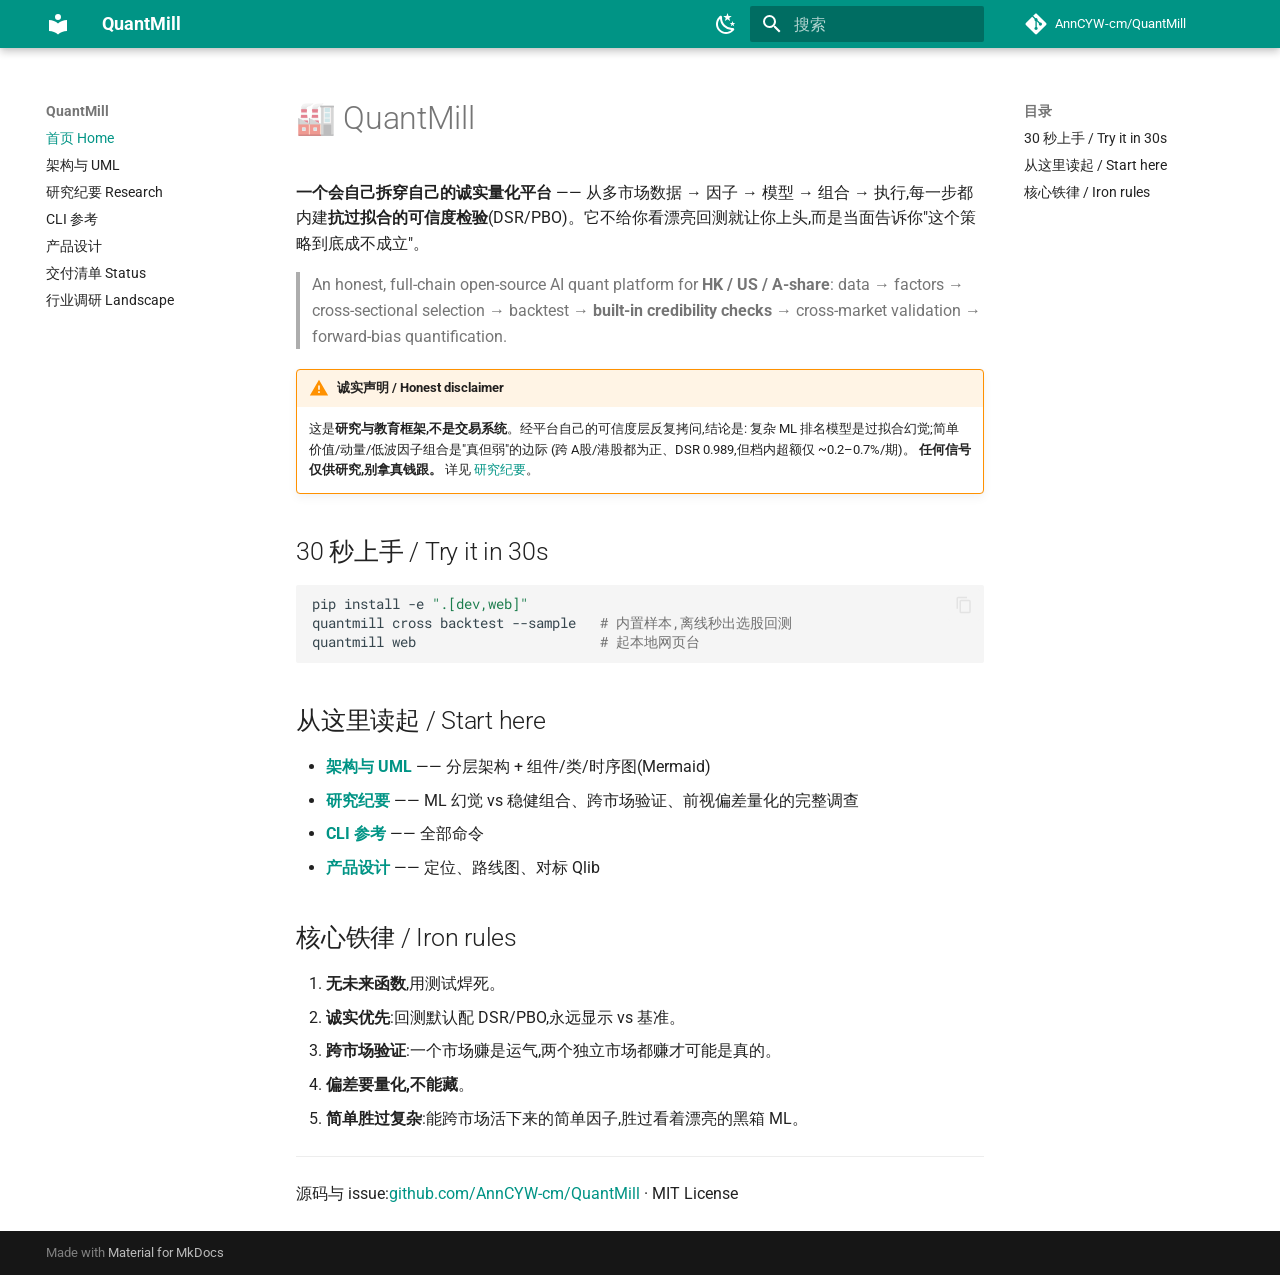
<file: index.html>
<!doctype html>
<html lang="zh" class="no-js">
  <head>
    
      <meta charset="utf-8">
      <meta name="viewport" content="width=device-width,initial-scale=1">
      
        <meta name="description" content="开源全链条 AI 量化平台 · 诚实优先 | Honest full-chain open-source AI quant platform">
      
      
      
        <link rel="canonical" href="https://AnnCYW-cm.github.io/QuantMill/">
      
      
      
        <link rel="next" href="ARCHITECTURE/">
      
      
        
      
      
      <link rel="icon" href="assets/images/favicon.png">
      <meta name="generator" content="mkdocs-1.6.1, mkdocs-material-9.7.6">
    
    
      
        <title>QuantMill</title>
      
    
    
      <link rel="stylesheet" href="assets/stylesheets/main.484c7ddc.min.css">
      
        
        <link rel="stylesheet" href="assets/stylesheets/palette.ab4e12ef.min.css">
      
      


    
    
      
    
    
      
        
        
        <link rel="preconnect" href="https://fonts.gstatic.com" crossorigin>
        <link rel="stylesheet" href="https://fonts.googleapis.com/css?family=Roboto:300,300i,400,400i,700,700i%7CRoboto+Mono:400,400i,700,700i&display=fallback">
        <style>:root{--md-text-font:"Roboto";--md-code-font:"Roboto Mono"}</style>
      
    
    
    <script>__md_scope=new URL(".",location),__md_hash=e=>[...e].reduce(((e,_)=>(e<<5)-e+_.charCodeAt(0)),0),__md_get=(e,_=localStorage,t=__md_scope)=>JSON.parse(_.getItem(t.pathname+"."+e)),__md_set=(e,_,t=localStorage,a=__md_scope)=>{try{t.setItem(a.pathname+"."+e,JSON.stringify(_))}catch(e){}}</script>
    
      

    
    
  </head>
  
  
    
    
      
    
    
    
    
    <body dir="ltr" data-md-color-scheme="default" data-md-color-primary="teal" data-md-color-accent="teal">
  
    
    <input class="md-toggle" data-md-toggle="drawer" type="checkbox" id="__drawer" autocomplete="off">
    <input class="md-toggle" data-md-toggle="search" type="checkbox" id="__search" autocomplete="off">
    <label class="md-overlay" for="__drawer"></label>
    <div data-md-component="skip">
      
        
        <a href="#quantmill" class="md-skip">
          跳转至
        </a>
      
    </div>
    <div data-md-component="announce">
      
    </div>
    
    
      

  

<header class="md-header md-header--shadow" data-md-component="header">
  <nav class="md-header__inner md-grid" aria-label="页眉">
    <a href="." title="QuantMill" class="md-header__button md-logo" aria-label="QuantMill" data-md-component="logo">
      
  
  <svg xmlns="http://www.w3.org/2000/svg" viewBox="0 0 24 24"><path d="M12 8a3 3 0 0 0 3-3 3 3 0 0 0-3-3 3 3 0 0 0-3 3 3 3 0 0 0 3 3m0 3.54C9.64 9.35 6.5 8 3 8v11c3.5 0 6.64 1.35 9 3.54 2.36-2.19 5.5-3.54 9-3.54V8c-3.5 0-6.64 1.35-9 3.54"/></svg>

    </a>
    <label class="md-header__button md-icon" for="__drawer">
      
      <svg xmlns="http://www.w3.org/2000/svg" viewBox="0 0 24 24"><path d="M3 6h18v2H3zm0 5h18v2H3zm0 5h18v2H3z"/></svg>
    </label>
    <div class="md-header__title" data-md-component="header-title">
      <div class="md-header__ellipsis">
        <div class="md-header__topic">
          <span class="md-ellipsis">
            QuantMill
          </span>
        </div>
        <div class="md-header__topic" data-md-component="header-topic">
          <span class="md-ellipsis">
            
              首页 Home
            
          </span>
        </div>
      </div>
    </div>
    
      
        <form class="md-header__option" data-md-component="palette">
  
    
    
    
    <input class="md-option" data-md-color-media="" data-md-color-scheme="default" data-md-color-primary="teal" data-md-color-accent="teal"  aria-label="切换深色"  type="radio" name="__palette" id="__palette_0">
    
      <label class="md-header__button md-icon" title="切换深色" for="__palette_1" hidden>
        <svg xmlns="http://www.w3.org/2000/svg" viewBox="0 0 24 24"><path d="m17.75 4.09-2.53 1.94.91 3.06-2.63-1.81-2.63 1.81.91-3.06-2.53-1.94L12.44 4l1.06-3 1.06 3zm3.5 6.91-1.64 1.25.59 1.98-1.7-1.17-1.7 1.17.59-1.98L15.75 11l2.06-.05L18.5 9l.69 1.95zm-2.28 4.95c.83-.08 1.72 1.1 1.19 1.85-.32.45-.66.87-1.08 1.27C15.17 23 8.84 23 4.94 19.07c-3.91-3.9-3.91-10.24 0-14.14.4-.4.82-.76 1.27-1.08.75-.53 1.93.36 1.85 1.19-.27 2.86.69 5.83 2.89 8.02a9.96 9.96 0 0 0 8.02 2.89m-1.64 2.02a12.08 12.08 0 0 1-7.8-3.47c-2.17-2.19-3.33-5-3.49-7.82-2.81 3.14-2.7 7.96.31 10.98 3.02 3.01 7.84 3.12 10.98.31"/></svg>
      </label>
    
  
    
    
    
    <input class="md-option" data-md-color-media="" data-md-color-scheme="slate" data-md-color-primary="teal" data-md-color-accent="teal"  aria-label="切换浅色"  type="radio" name="__palette" id="__palette_1">
    
      <label class="md-header__button md-icon" title="切换浅色" for="__palette_0" hidden>
        <svg xmlns="http://www.w3.org/2000/svg" viewBox="0 0 24 24"><path d="M12 7a5 5 0 0 1 5 5 5 5 0 0 1-5 5 5 5 0 0 1-5-5 5 5 0 0 1 5-5m0 2a3 3 0 0 0-3 3 3 3 0 0 0 3 3 3 3 0 0 0 3-3 3 3 0 0 0-3-3m0-7 2.39 3.42C13.65 5.15 12.84 5 12 5s-1.65.15-2.39.42zM3.34 7l4.16-.35A7.2 7.2 0 0 0 5.94 8.5c-.44.74-.69 1.5-.83 2.29zm.02 10 1.76-3.77a7.131 7.131 0 0 0 2.38 4.14zM20.65 7l-1.77 3.79a7.02 7.02 0 0 0-2.38-4.15zm-.01 10-4.14.36c.59-.51 1.12-1.14 1.54-1.86.42-.73.69-1.5.83-2.29zM12 22l-2.41-3.44c.74.27 1.55.44 2.41.44.82 0 1.63-.17 2.37-.44z"/></svg>
      </label>
    
  
</form>
      
    
    
      <script>var palette=__md_get("__palette");if(palette&&palette.color){if("(prefers-color-scheme)"===palette.color.media){var media=matchMedia("(prefers-color-scheme: light)"),input=document.querySelector(media.matches?"[data-md-color-media='(prefers-color-scheme: light)']":"[data-md-color-media='(prefers-color-scheme: dark)']");palette.color.media=input.getAttribute("data-md-color-media"),palette.color.scheme=input.getAttribute("data-md-color-scheme"),palette.color.primary=input.getAttribute("data-md-color-primary"),palette.color.accent=input.getAttribute("data-md-color-accent")}for(var[key,value]of Object.entries(palette.color))document.body.setAttribute("data-md-color-"+key,value)}</script>
    
    
    
      
      
        <label class="md-header__button md-icon" for="__search">
          
          <svg xmlns="http://www.w3.org/2000/svg" viewBox="0 0 24 24"><path d="M9.5 3A6.5 6.5 0 0 1 16 9.5c0 1.61-.59 3.09-1.56 4.23l.27.27h.79l5 5-1.5 1.5-5-5v-.79l-.27-.27A6.52 6.52 0 0 1 9.5 16 6.5 6.5 0 0 1 3 9.5 6.5 6.5 0 0 1 9.5 3m0 2C7 5 5 7 5 9.5S7 14 9.5 14 14 12 14 9.5 12 5 9.5 5"/></svg>
        </label>
        <div class="md-search" data-md-component="search" role="dialog">
  <label class="md-search__overlay" for="__search"></label>
  <div class="md-search__inner" role="search">
    <form class="md-search__form" name="search">
      <input type="text" class="md-search__input" name="query" aria-label="搜索" placeholder="搜索" autocapitalize="off" autocorrect="off" autocomplete="off" spellcheck="false" data-md-component="search-query" required>
      <label class="md-search__icon md-icon" for="__search">
        
        <svg xmlns="http://www.w3.org/2000/svg" viewBox="0 0 24 24"><path d="M9.5 3A6.5 6.5 0 0 1 16 9.5c0 1.61-.59 3.09-1.56 4.23l.27.27h.79l5 5-1.5 1.5-5-5v-.79l-.27-.27A6.52 6.52 0 0 1 9.5 16 6.5 6.5 0 0 1 3 9.5 6.5 6.5 0 0 1 9.5 3m0 2C7 5 5 7 5 9.5S7 14 9.5 14 14 12 14 9.5 12 5 9.5 5"/></svg>
        
        <svg xmlns="http://www.w3.org/2000/svg" viewBox="0 0 24 24"><path d="M20 11v2H8l5.5 5.5-1.42 1.42L4.16 12l7.92-7.92L13.5 5.5 8 11z"/></svg>
      </label>
      <nav class="md-search__options" aria-label="查找">
        
        <button type="reset" class="md-search__icon md-icon" title="清空当前内容" aria-label="清空当前内容" tabindex="-1">
          
          <svg xmlns="http://www.w3.org/2000/svg" viewBox="0 0 24 24"><path d="M19 6.41 17.59 5 12 10.59 6.41 5 5 6.41 10.59 12 5 17.59 6.41 19 12 13.41 17.59 19 19 17.59 13.41 12z"/></svg>
        </button>
      </nav>
      
    </form>
    <div class="md-search__output">
      <div class="md-search__scrollwrap" tabindex="0" data-md-scrollfix>
        <div class="md-search-result" data-md-component="search-result">
          <div class="md-search-result__meta">
            正在初始化搜索引擎
          </div>
          <ol class="md-search-result__list" role="presentation"></ol>
        </div>
      </div>
    </div>
  </div>
</div>
      
    
    
      <div class="md-header__source">
        <a href="https://github.com/AnnCYW-cm/QuantMill" title="前往仓库" class="md-source" data-md-component="source">
  <div class="md-source__icon md-icon">
    
    <svg xmlns="http://www.w3.org/2000/svg" viewBox="0 0 448 512"><!--! Font Awesome Free 7.1.0 by @fontawesome - https://fontawesome.com License - https://fontawesome.com/license/free (Icons: CC BY 4.0, Fonts: SIL OFL 1.1, Code: MIT License) Copyright 2025 Fonticons, Inc.--><path d="M439.6 236.1 244 40.5c-5.4-5.5-12.8-8.5-20.4-8.5s-15 3-20.4 8.4L162.5 81l51.5 51.5c27.1-9.1 52.7 16.8 43.4 43.7l49.7 49.7c34.2-11.8 61.2 31 35.5 56.7-26.5 26.5-70.2-2.9-56-37.3L240.3 199v121.9c25.3 12.5 22.3 41.8 9.1 55-6.4 6.4-15.2 10.1-24.3 10.1s-17.8-3.6-24.3-10.1c-17.6-17.6-11.1-46.9 11.2-56v-123c-20.8-8.5-24.6-30.7-18.6-45L142.6 101 8.5 235.1C3 240.6 0 247.9 0 255.5s3 15 8.5 20.4l195.6 195.7c5.4 5.4 12.7 8.4 20.4 8.4s15-3 20.4-8.4l194.7-194.7c5.4-5.4 8.4-12.8 8.4-20.4s-3-15-8.4-20.4"/></svg>
  </div>
  <div class="md-source__repository">
    AnnCYW-cm/QuantMill
  </div>
</a>
      </div>
    
  </nav>
  
</header>
    
    <div class="md-container" data-md-component="container">
      
      
        
          
        
      
      <main class="md-main" data-md-component="main">
        <div class="md-main__inner md-grid">
          
            
              
              <div class="md-sidebar md-sidebar--primary" data-md-component="sidebar" data-md-type="navigation" >
                <div class="md-sidebar__scrollwrap">
                  <div class="md-sidebar__inner">
                    



<nav class="md-nav md-nav--primary" aria-label="导航栏" data-md-level="0">
  <label class="md-nav__title" for="__drawer">
    <a href="." title="QuantMill" class="md-nav__button md-logo" aria-label="QuantMill" data-md-component="logo">
      
  
  <svg xmlns="http://www.w3.org/2000/svg" viewBox="0 0 24 24"><path d="M12 8a3 3 0 0 0 3-3 3 3 0 0 0-3-3 3 3 0 0 0-3 3 3 3 0 0 0 3 3m0 3.54C9.64 9.35 6.5 8 3 8v11c3.5 0 6.64 1.35 9 3.54 2.36-2.19 5.5-3.54 9-3.54V8c-3.5 0-6.64 1.35-9 3.54"/></svg>

    </a>
    QuantMill
  </label>
  
    <div class="md-nav__source">
      <a href="https://github.com/AnnCYW-cm/QuantMill" title="前往仓库" class="md-source" data-md-component="source">
  <div class="md-source__icon md-icon">
    
    <svg xmlns="http://www.w3.org/2000/svg" viewBox="0 0 448 512"><!--! Font Awesome Free 7.1.0 by @fontawesome - https://fontawesome.com License - https://fontawesome.com/license/free (Icons: CC BY 4.0, Fonts: SIL OFL 1.1, Code: MIT License) Copyright 2025 Fonticons, Inc.--><path d="M439.6 236.1 244 40.5c-5.4-5.5-12.8-8.5-20.4-8.5s-15 3-20.4 8.4L162.5 81l51.5 51.5c27.1-9.1 52.7 16.8 43.4 43.7l49.7 49.7c34.2-11.8 61.2 31 35.5 56.7-26.5 26.5-70.2-2.9-56-37.3L240.3 199v121.9c25.3 12.5 22.3 41.8 9.1 55-6.4 6.4-15.2 10.1-24.3 10.1s-17.8-3.6-24.3-10.1c-17.6-17.6-11.1-46.9 11.2-56v-123c-20.8-8.5-24.6-30.7-18.6-45L142.6 101 8.5 235.1C3 240.6 0 247.9 0 255.5s3 15 8.5 20.4l195.6 195.7c5.4 5.4 12.7 8.4 20.4 8.4s15-3 20.4-8.4l194.7-194.7c5.4-5.4 8.4-12.8 8.4-20.4s-3-15-8.4-20.4"/></svg>
  </div>
  <div class="md-source__repository">
    AnnCYW-cm/QuantMill
  </div>
</a>
    </div>
  
  <ul class="md-nav__list" data-md-scrollfix>
    
      
      
  
  
    
  
  
  
    <li class="md-nav__item md-nav__item--active">
      
      <input class="md-nav__toggle md-toggle" type="checkbox" id="__toc">
      
      
        
      
      
        <label class="md-nav__link md-nav__link--active" for="__toc">
          
  
  
  <span class="md-ellipsis">
    
  
    首页 Home
  

    
  </span>
  
  

          <span class="md-nav__icon md-icon"></span>
        </label>
      
      <a href="." class="md-nav__link md-nav__link--active">
        
  
  
  <span class="md-ellipsis">
    
  
    首页 Home
  

    
  </span>
  
  

      </a>
      
        

<nav class="md-nav md-nav--secondary" aria-label="目录">
  
  
  
    
  
  
    <label class="md-nav__title" for="__toc">
      <span class="md-nav__icon md-icon"></span>
      目录
    </label>
    <ul class="md-nav__list" data-md-component="toc" data-md-scrollfix>
      
        <li class="md-nav__item">
  <a href="#30-try-it-in-30s" class="md-nav__link">
    <span class="md-ellipsis">
      
        30 秒上手 / Try it in 30s
      
    </span>
  </a>
  
</li>
      
        <li class="md-nav__item">
  <a href="#start-here" class="md-nav__link">
    <span class="md-ellipsis">
      
        从这里读起 / Start here
      
    </span>
  </a>
  
</li>
      
        <li class="md-nav__item">
  <a href="#iron-rules" class="md-nav__link">
    <span class="md-ellipsis">
      
        核心铁律 / Iron rules
      
    </span>
  </a>
  
</li>
      
    </ul>
  
</nav>
      
    </li>
  

    
      
      
  
  
  
  
    <li class="md-nav__item">
      <a href="ARCHITECTURE/" class="md-nav__link">
        
  
  
  <span class="md-ellipsis">
    
  
    架构与 UML
  

    
  </span>
  
  

      </a>
    </li>
  

    
      
      
  
  
  
  
    <li class="md-nav__item">
      <a href="RESEARCH_NOTES/" class="md-nav__link">
        
  
  
  <span class="md-ellipsis">
    
  
    研究纪要 Research
  

    
  </span>
  
  

      </a>
    </li>
  

    
      
      
  
  
  
  
    <li class="md-nav__item">
      <a href="CLI/" class="md-nav__link">
        
  
  
  <span class="md-ellipsis">
    
  
    CLI 参考
  

    
  </span>
  
  

      </a>
    </li>
  

    
      
      
  
  
  
  
    <li class="md-nav__item">
      <a href="PRODUCT_DESIGN/" class="md-nav__link">
        
  
  
  <span class="md-ellipsis">
    
  
    产品设计
  

    
  </span>
  
  

      </a>
    </li>
  

    
      
      
  
  
  
  
    <li class="md-nav__item">
      <a href="STATUS/" class="md-nav__link">
        
  
  
  <span class="md-ellipsis">
    
  
    交付清单 Status
  

    
  </span>
  
  

      </a>
    </li>
  

    
      
      
  
  
  
  
    <li class="md-nav__item">
      <a href="ai-quant-landscape/" class="md-nav__link">
        
  
  
  <span class="md-ellipsis">
    
  
    行业调研 Landscape
  

    
  </span>
  
  

      </a>
    </li>
  

    
  </ul>
</nav>
                  </div>
                </div>
              </div>
            
            
              
              <div class="md-sidebar md-sidebar--secondary" data-md-component="sidebar" data-md-type="toc" >
                <div class="md-sidebar__scrollwrap">
                  <div class="md-sidebar__inner">
                    

<nav class="md-nav md-nav--secondary" aria-label="目录">
  
  
  
    
  
  
    <label class="md-nav__title" for="__toc">
      <span class="md-nav__icon md-icon"></span>
      目录
    </label>
    <ul class="md-nav__list" data-md-component="toc" data-md-scrollfix>
      
        <li class="md-nav__item">
  <a href="#30-try-it-in-30s" class="md-nav__link">
    <span class="md-ellipsis">
      
        30 秒上手 / Try it in 30s
      
    </span>
  </a>
  
</li>
      
        <li class="md-nav__item">
  <a href="#start-here" class="md-nav__link">
    <span class="md-ellipsis">
      
        从这里读起 / Start here
      
    </span>
  </a>
  
</li>
      
        <li class="md-nav__item">
  <a href="#iron-rules" class="md-nav__link">
    <span class="md-ellipsis">
      
        核心铁律 / Iron rules
      
    </span>
  </a>
  
</li>
      
    </ul>
  
</nav>
                  </div>
                </div>
              </div>
            
          
          
            <div class="md-content" data-md-component="content">
              
              <article class="md-content__inner md-typeset">
                
                  


  
  


<h1 id="quantmill">🏭 QuantMill<a class="headerlink" href="#quantmill" title="Permanent link">&para;</a></h1>
<p><strong>一个会自己拆穿自己的诚实量化平台</strong> —— 从多市场数据 → 因子 → 模型 → 组合 → 执行,每一步都内建<strong>抗过拟合的可信度检验</strong>(DSR/PBO)。它不给你看漂亮回测就让你上头,而是当面告诉你"这个策略到底成不成立"。</p>
<blockquote>
<p>An honest, full-chain open-source AI quant platform for <strong>HK / US / A-share</strong>:
data → factors → cross-sectional selection → backtest → <strong>built-in credibility checks</strong> →
cross-market validation → forward-bias quantification.</p>
</blockquote>
<div class="admonition warning">
<p class="admonition-title">诚实声明 / Honest disclaimer</p>
<p>这是<strong>研究与教育框架,不是交易系统</strong>。经平台自己的可信度层反复拷问,结论是:
复杂 ML 排名模型是过拟合幻觉;简单价值/动量/低波因子组合是"真但弱"的边际
(跨 A股/港股都为正、DSR 0.989,但档内超额仅 ~0.2–0.7%/期)。
<strong>任何信号仅供研究,别拿真钱跟。</strong> 详见 <a href="RESEARCH_NOTES/">研究纪要</a>。</p>
</div>
<h2 id="30-try-it-in-30s">30 秒上手 / Try it in 30s<a class="headerlink" href="#30-try-it-in-30s" title="Permanent link">&para;</a></h2>
<div class="highlight"><pre><span></span><code>pip<span class="w"> </span>install<span class="w"> </span>-e<span class="w"> </span><span class="s2">&quot;.[dev,web]&quot;</span>
quantmill<span class="w"> </span>cross<span class="w"> </span>backtest<span class="w"> </span>--sample<span class="w">   </span><span class="c1"># 内置样本,离线秒出选股回测</span>
quantmill<span class="w"> </span>web<span class="w">                       </span><span class="c1"># 起本地网页台</span>
</code></pre></div>
<h2 id="start-here">从这里读起 / Start here<a class="headerlink" href="#start-here" title="Permanent link">&para;</a></h2>
<ul>
<li><a href="ARCHITECTURE/"><strong>架构与 UML</strong></a> —— 分层架构 + 组件/类/时序图(Mermaid)</li>
<li><a href="RESEARCH_NOTES/"><strong>研究纪要</strong></a> —— ML 幻觉 vs 稳健组合、跨市场验证、前视偏差量化的完整调查</li>
<li><a href="CLI/"><strong>CLI 参考</strong></a> —— 全部命令</li>
<li><a href="PRODUCT_DESIGN/"><strong>产品设计</strong></a> —— 定位、路线图、对标 Qlib</li>
</ul>
<h2 id="iron-rules">核心铁律 / Iron rules<a class="headerlink" href="#iron-rules" title="Permanent link">&para;</a></h2>
<ol>
<li><strong>无未来函数</strong>,用测试焊死。</li>
<li><strong>诚实优先</strong>:回测默认配 DSR/PBO,永远显示 vs 基准。</li>
<li><strong>跨市场验证</strong>:一个市场赚是运气,两个独立市场都赚才可能是真的。</li>
<li><strong>偏差要量化,不能藏</strong>。</li>
<li><strong>简单胜过复杂</strong>:能跨市场活下来的简单因子,胜过看着漂亮的黑箱 ML。</li>
</ol>
<hr />
<p>源码与 issue:<a href="https://github.com/AnnCYW-cm/QuantMill">github.com/AnnCYW-cm/QuantMill</a> · MIT License</p>












                
              </article>
            </div>
          
          
<script>var target=document.getElementById(location.hash.slice(1));target&&target.name&&(target.checked=target.name.startsWith("__tabbed_"))</script>
        </div>
        
          <button type="button" class="md-top md-icon" data-md-component="top" hidden>
  
  <svg xmlns="http://www.w3.org/2000/svg" viewBox="0 0 24 24"><path d="M13 20h-2V8l-5.5 5.5-1.42-1.42L12 4.16l7.92 7.92-1.42 1.42L13 8z"/></svg>
  回到页面顶部
</button>
        
      </main>
      
        <footer class="md-footer">
  
  <div class="md-footer-meta md-typeset">
    <div class="md-footer-meta__inner md-grid">
      <div class="md-copyright">
  
  
    Made with
    <a href="https://squidfunk.github.io/mkdocs-material/" target="_blank" rel="noopener">
      Material for MkDocs
    </a>
  
</div>
      
    </div>
  </div>
</footer>
      
    </div>
    <div class="md-dialog" data-md-component="dialog">
      <div class="md-dialog__inner md-typeset"></div>
    </div>
    
    
    
      
      
      <script id="__config" type="application/json">{"annotate": null, "base": ".", "features": ["navigation.sections", "navigation.top", "content.code.copy", "search.highlight"], "search": "assets/javascripts/workers/search.2c215733.min.js", "tags": null, "translations": {"clipboard.copied": "\u5df2\u590d\u5236", "clipboard.copy": "\u590d\u5236", "search.result.more.one": "\u5728\u8be5\u9875\u4e0a\u8fd8\u6709 1 \u4e2a\u7b26\u5408\u6761\u4ef6\u7684\u7ed3\u679c", "search.result.more.other": "\u5728\u8be5\u9875\u4e0a\u8fd8\u6709 # \u4e2a\u7b26\u5408\u6761\u4ef6\u7684\u7ed3\u679c", "search.result.none": "\u6ca1\u6709\u627e\u5230\u7b26\u5408\u6761\u4ef6\u7684\u7ed3\u679c", "search.result.one": "\u627e\u5230 1 \u4e2a\u7b26\u5408\u6761\u4ef6\u7684\u7ed3\u679c", "search.result.other": "# \u4e2a\u7b26\u5408\u6761\u4ef6\u7684\u7ed3\u679c", "search.result.placeholder": "\u952e\u5165\u4ee5\u5f00\u59cb\u641c\u7d22", "search.result.term.missing": "\u7f3a\u5c11", "select.version": "\u9009\u62e9\u5f53\u524d\u7248\u672c"}, "version": null}</script>
    
    
      <script src="assets/javascripts/bundle.79ae519e.min.js"></script>
      
    
  </body>
</html>
</file>
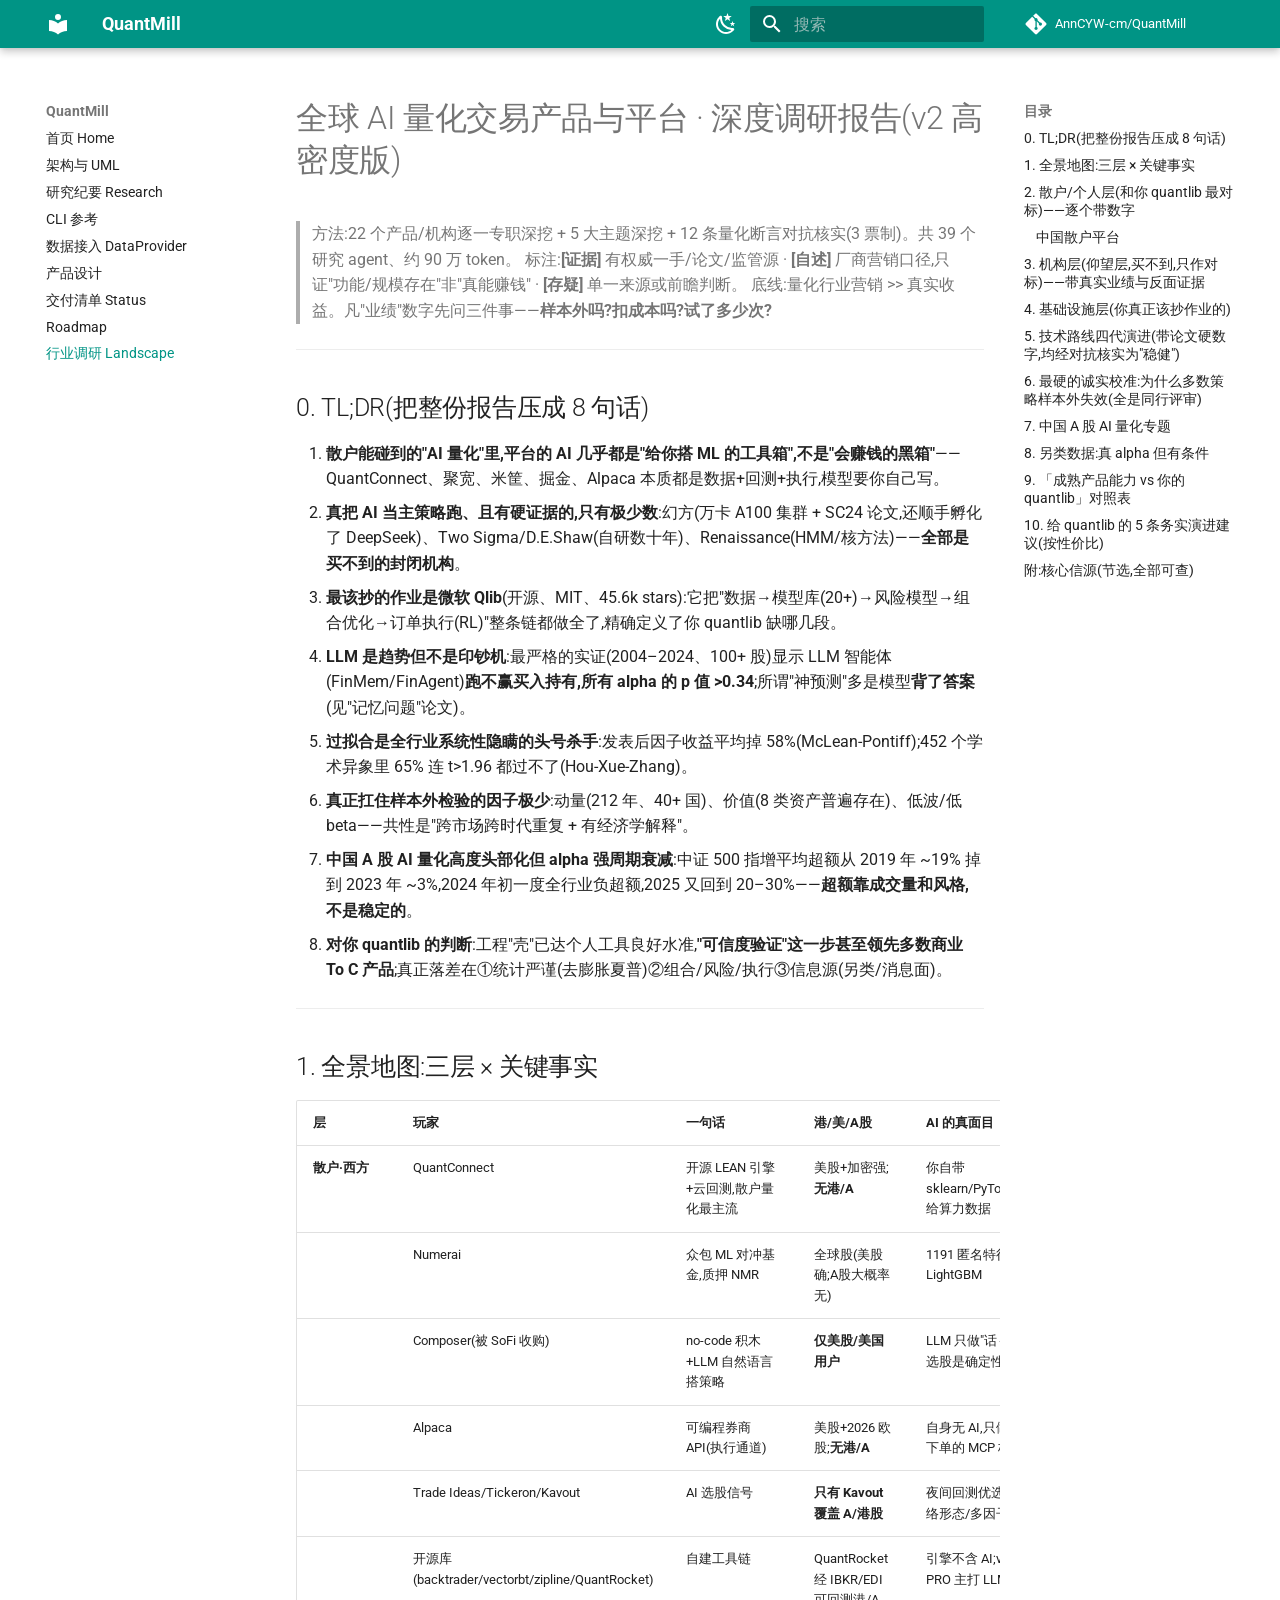
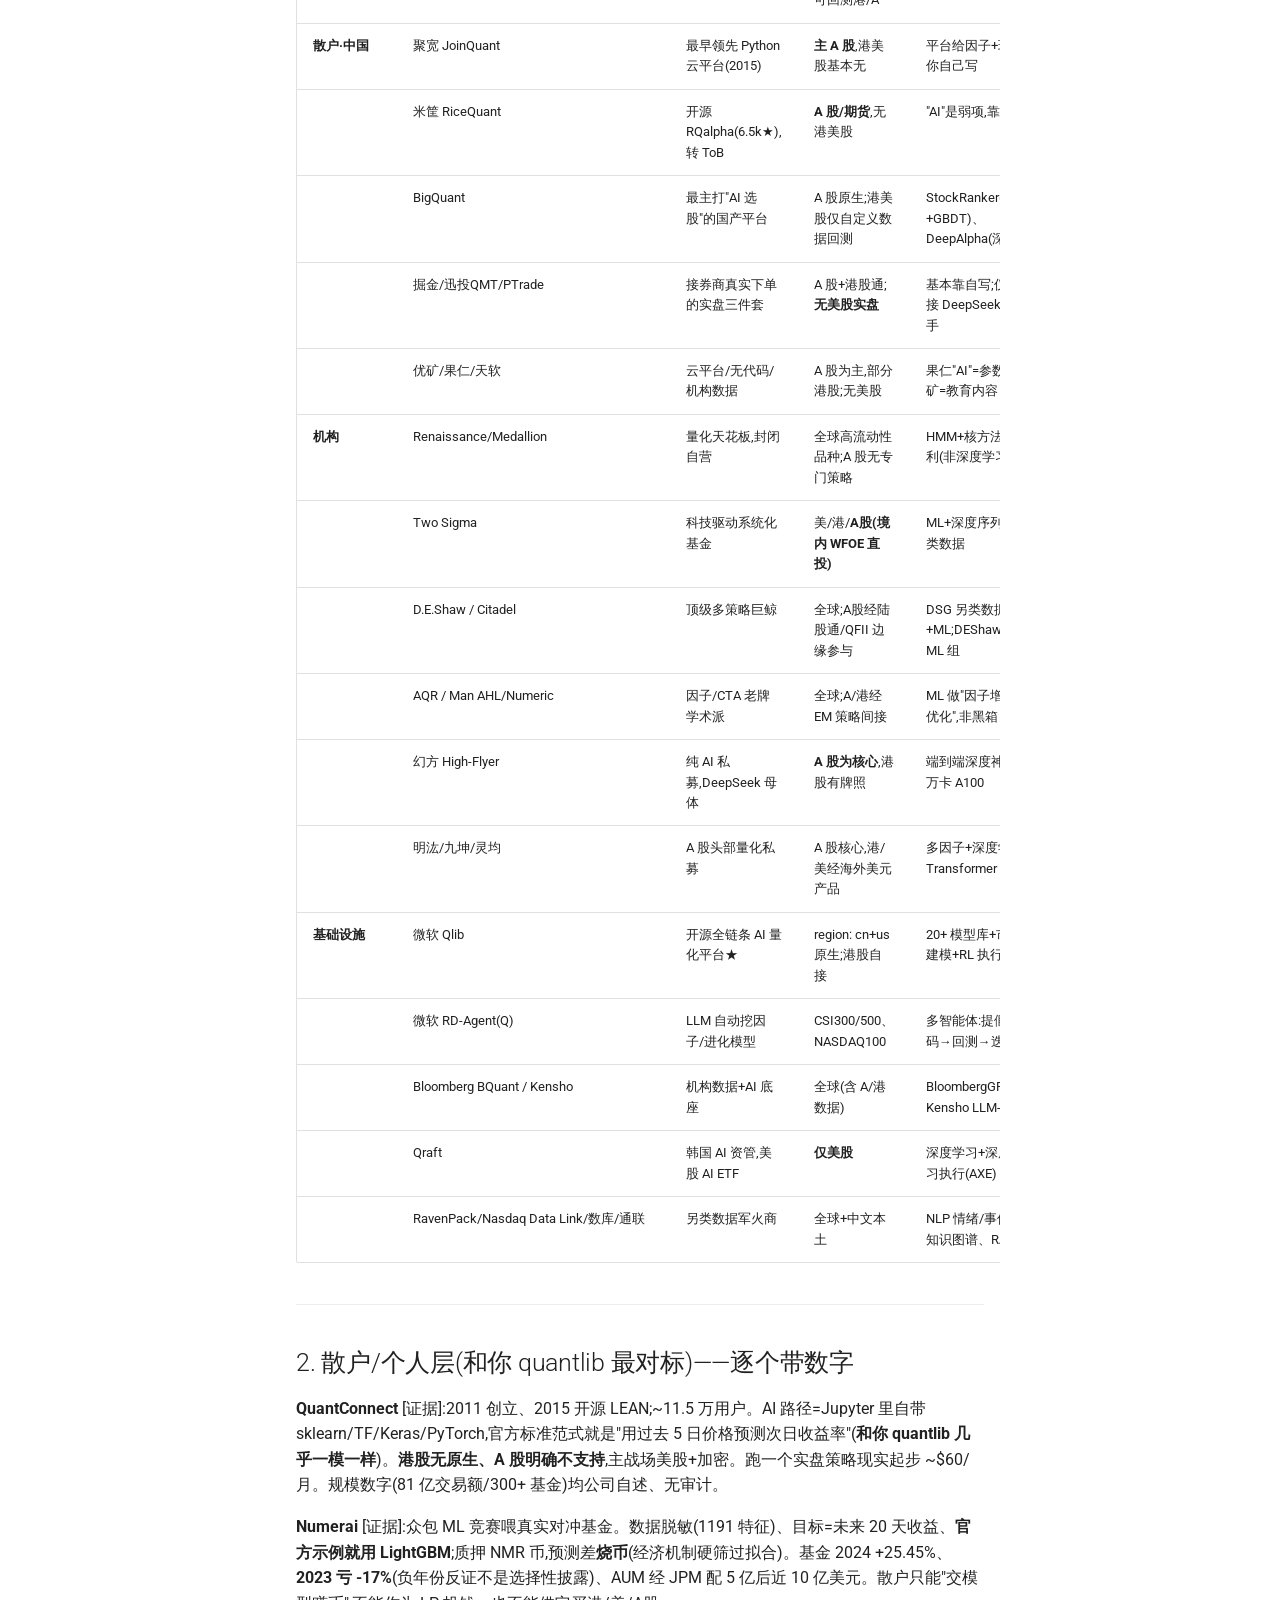
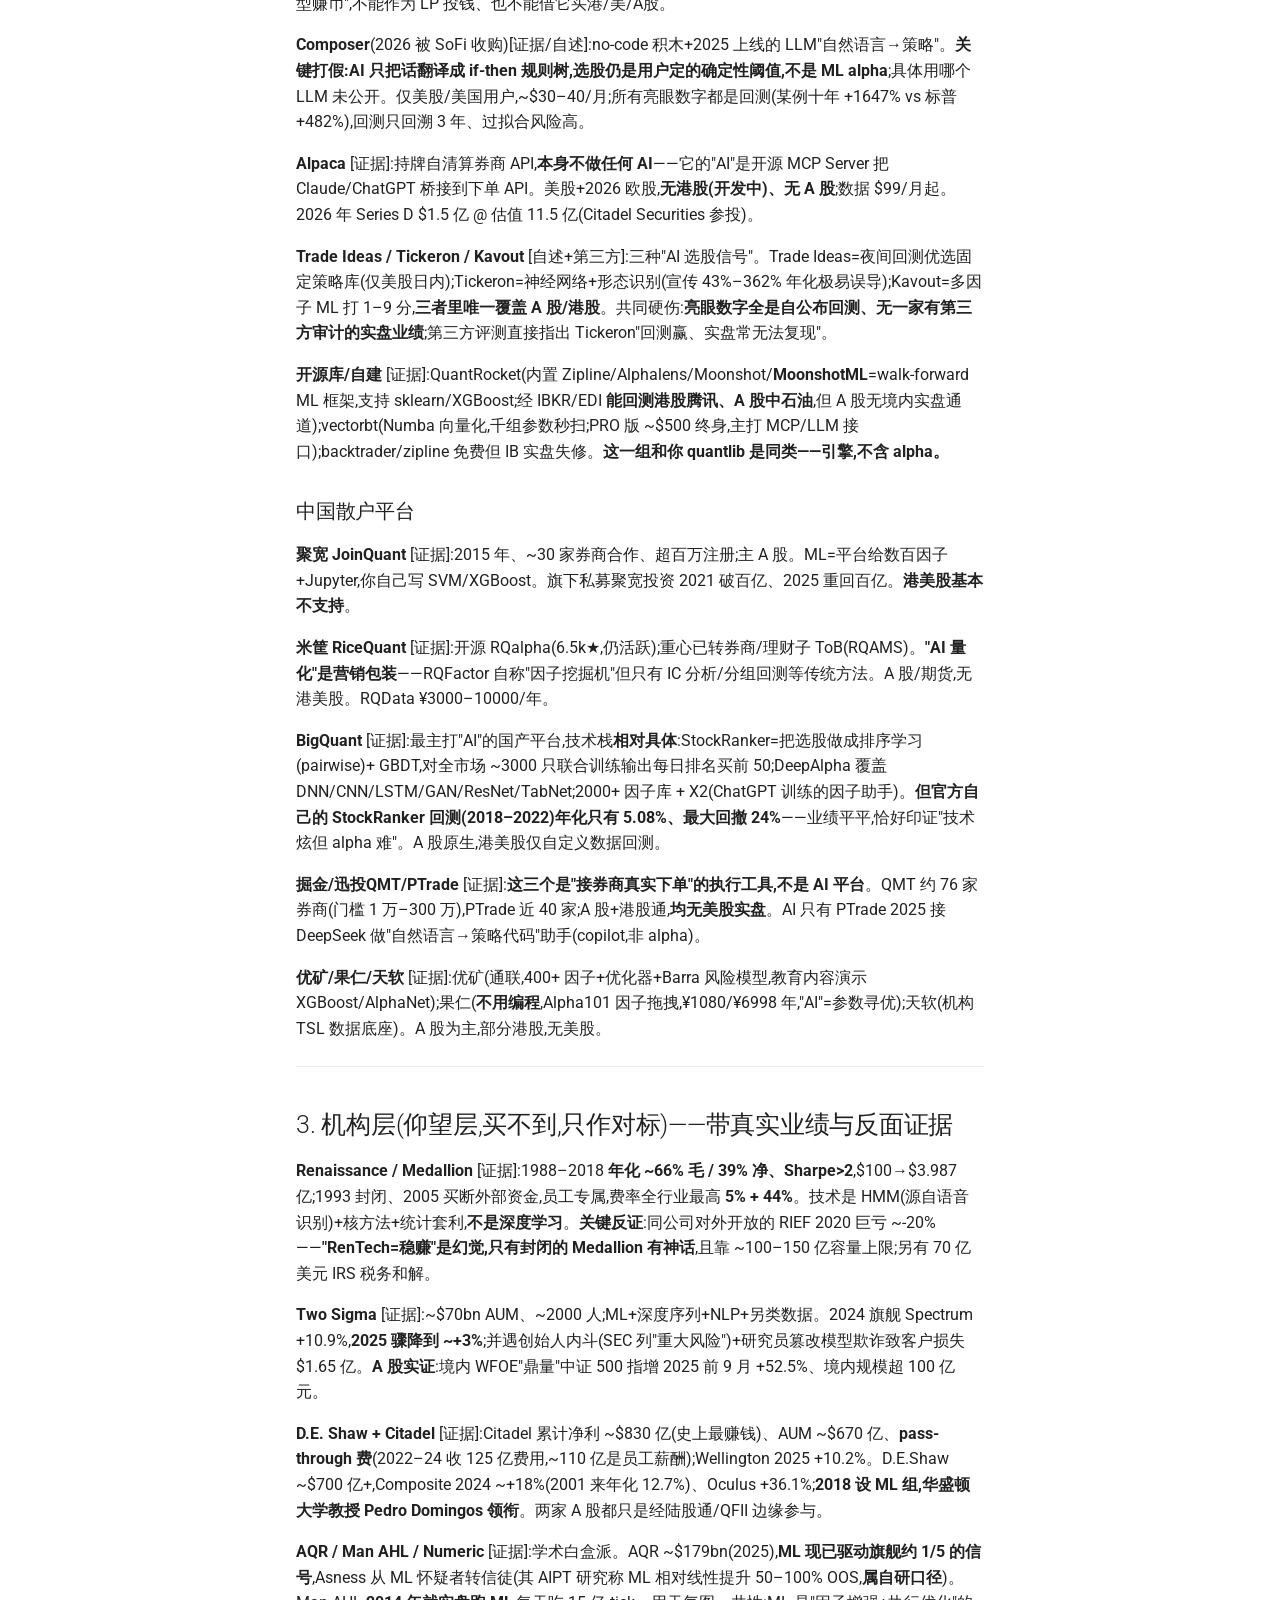
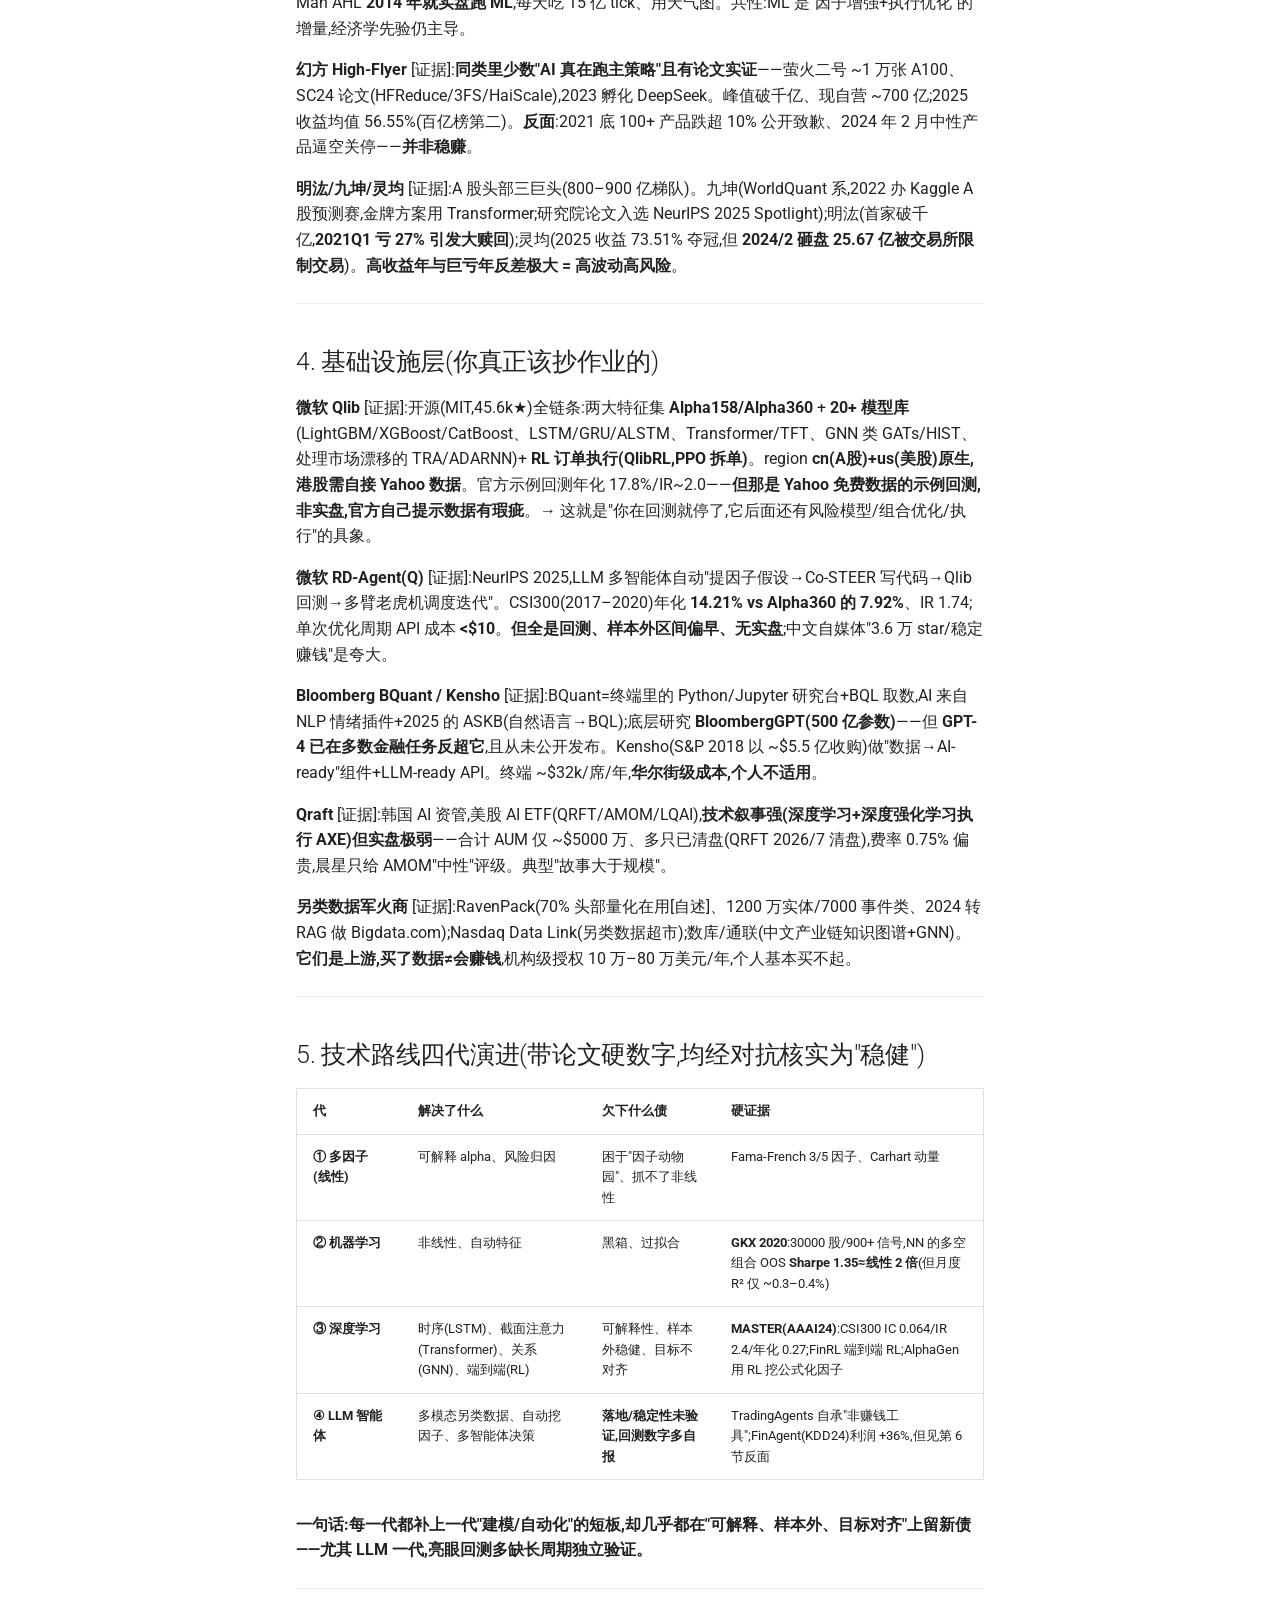
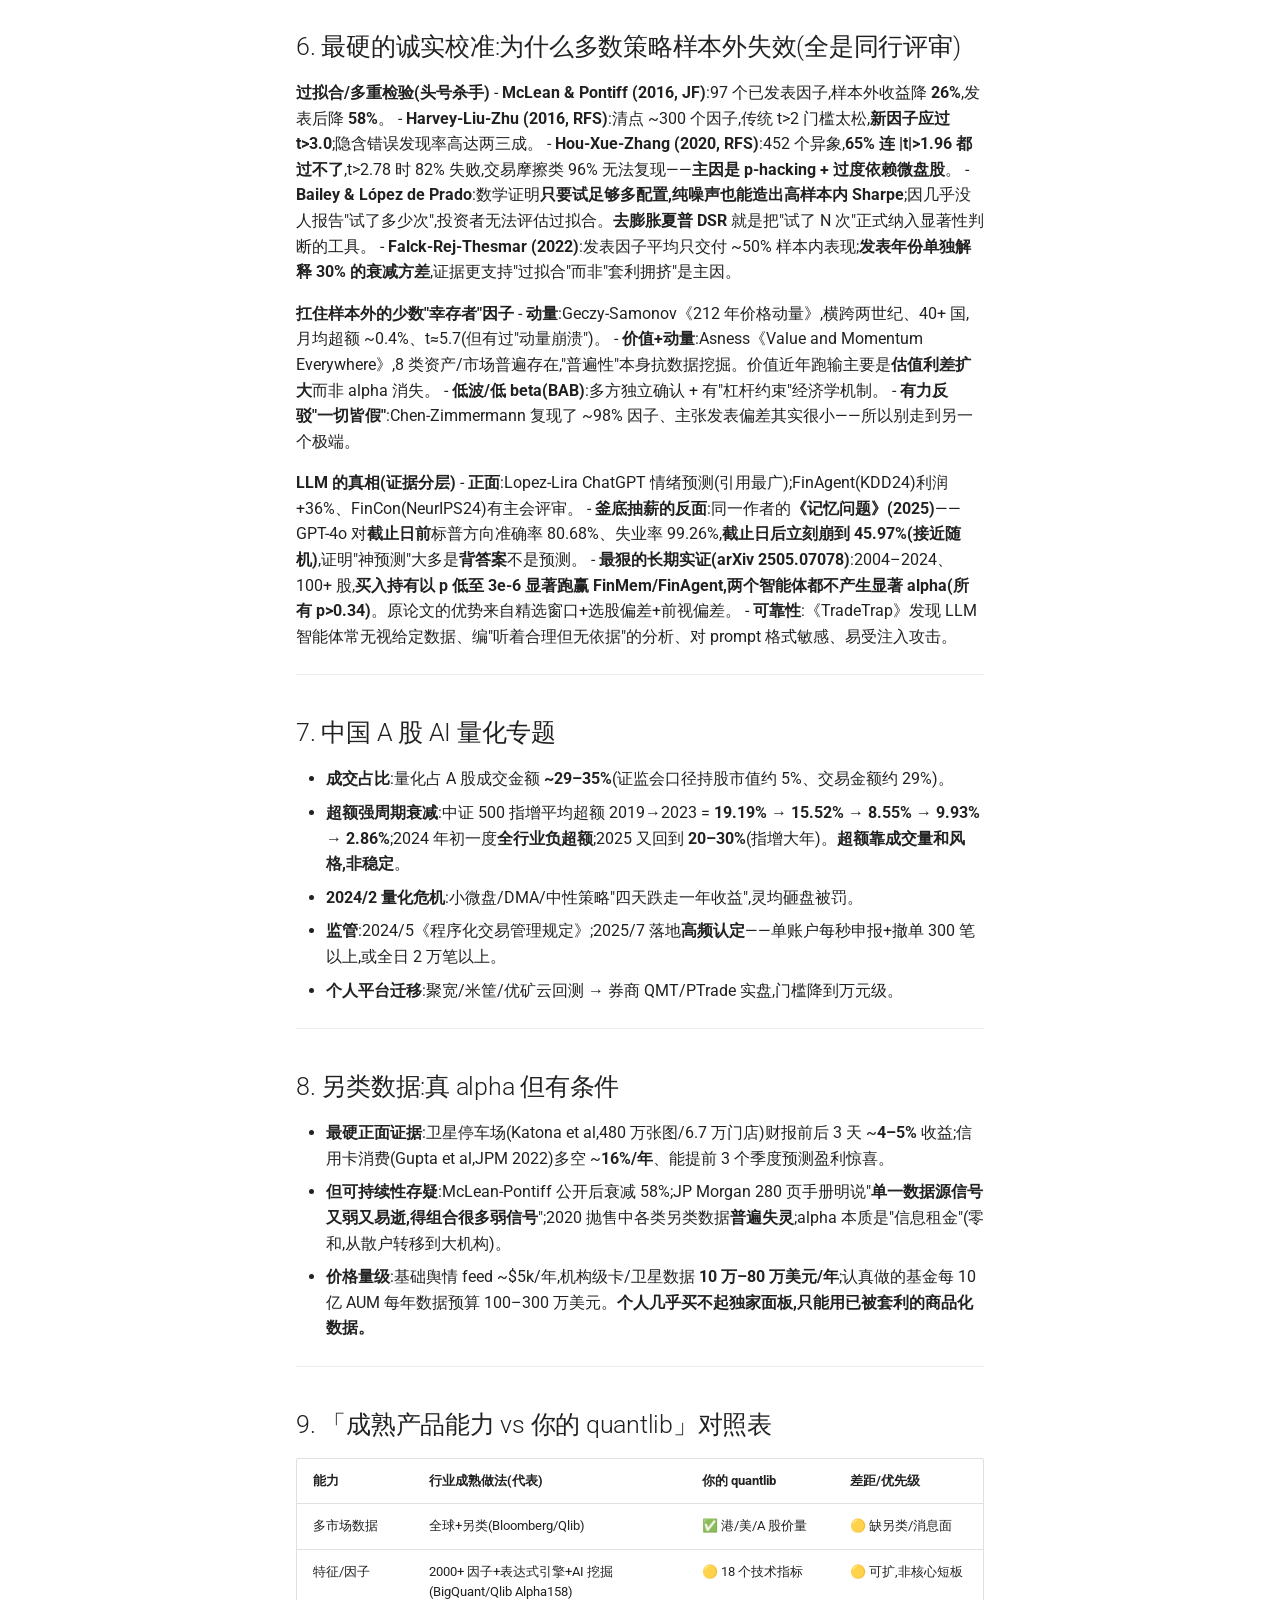
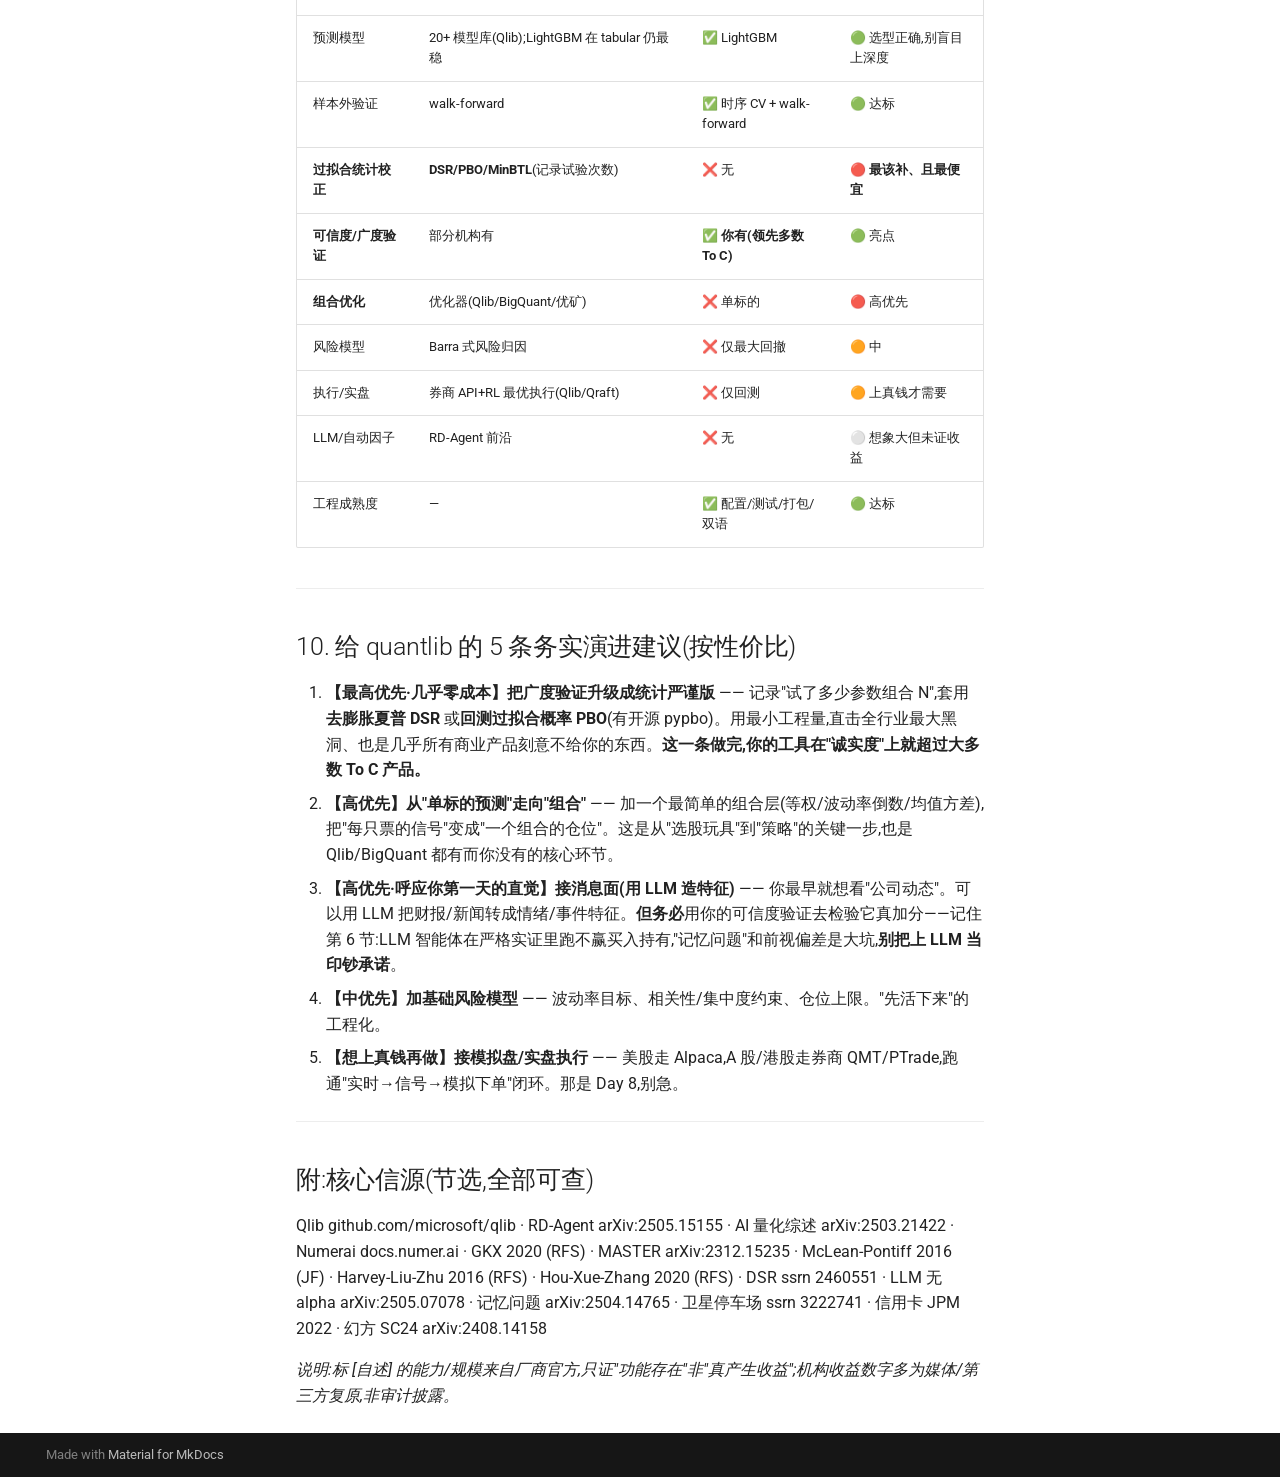
<file: ai-quant-landscape/index.html>
<!doctype html>
<html lang="zh" class="no-js">
  <head>
    
      <meta charset="utf-8">
      <meta name="viewport" content="width=device-width,initial-scale=1">
      
        <meta name="description" content="开源全链条 AI 量化平台 · 诚实优先 | Honest full-chain open-source AI quant platform">
      
      
      
        <link rel="canonical" href="https://AnnCYW-cm.github.io/QuantMill/ai-quant-landscape/">
      
      
        <link rel="prev" href="../ROADMAP/">
      
      
      
        
      
      
      <link rel="icon" href="../assets/images/favicon.png">
      <meta name="generator" content="mkdocs-1.6.1, mkdocs-material-9.7.6">
    
    
      
        <title>行业调研 Landscape - QuantMill</title>
      
    
    
      <link rel="stylesheet" href="../assets/stylesheets/main.484c7ddc.min.css">
      
        
        <link rel="stylesheet" href="../assets/stylesheets/palette.ab4e12ef.min.css">
      
      


    
    
      
    
    
      
        
        
        <link rel="preconnect" href="https://fonts.gstatic.com" crossorigin>
        <link rel="stylesheet" href="https://fonts.googleapis.com/css?family=Roboto:300,300i,400,400i,700,700i%7CRoboto+Mono:400,400i,700,700i&display=fallback">
        <style>:root{--md-text-font:"Roboto";--md-code-font:"Roboto Mono"}</style>
      
    
    
    <script>__md_scope=new URL("..",location),__md_hash=e=>[...e].reduce(((e,_)=>(e<<5)-e+_.charCodeAt(0)),0),__md_get=(e,_=localStorage,t=__md_scope)=>JSON.parse(_.getItem(t.pathname+"."+e)),__md_set=(e,_,t=localStorage,a=__md_scope)=>{try{t.setItem(a.pathname+"."+e,JSON.stringify(_))}catch(e){}}</script>
    
      

    
    
  </head>
  
  
    
    
      
    
    
    
    
    <body dir="ltr" data-md-color-scheme="default" data-md-color-primary="teal" data-md-color-accent="teal">
  
    
    <input class="md-toggle" data-md-toggle="drawer" type="checkbox" id="__drawer" autocomplete="off">
    <input class="md-toggle" data-md-toggle="search" type="checkbox" id="__search" autocomplete="off">
    <label class="md-overlay" for="__drawer"></label>
    <div data-md-component="skip">
      
        
        <a href="#ai-v2" class="md-skip">
          跳转至
        </a>
      
    </div>
    <div data-md-component="announce">
      
    </div>
    
    
      

  

<header class="md-header md-header--shadow" data-md-component="header">
  <nav class="md-header__inner md-grid" aria-label="页眉">
    <a href=".." title="QuantMill" class="md-header__button md-logo" aria-label="QuantMill" data-md-component="logo">
      
  
  <svg xmlns="http://www.w3.org/2000/svg" viewBox="0 0 24 24"><path d="M12 8a3 3 0 0 0 3-3 3 3 0 0 0-3-3 3 3 0 0 0-3 3 3 3 0 0 0 3 3m0 3.54C9.64 9.35 6.5 8 3 8v11c3.5 0 6.64 1.35 9 3.54 2.36-2.19 5.5-3.54 9-3.54V8c-3.5 0-6.64 1.35-9 3.54"/></svg>

    </a>
    <label class="md-header__button md-icon" for="__drawer">
      
      <svg xmlns="http://www.w3.org/2000/svg" viewBox="0 0 24 24"><path d="M3 6h18v2H3zm0 5h18v2H3zm0 5h18v2H3z"/></svg>
    </label>
    <div class="md-header__title" data-md-component="header-title">
      <div class="md-header__ellipsis">
        <div class="md-header__topic">
          <span class="md-ellipsis">
            QuantMill
          </span>
        </div>
        <div class="md-header__topic" data-md-component="header-topic">
          <span class="md-ellipsis">
            
              行业调研 Landscape
            
          </span>
        </div>
      </div>
    </div>
    
      
        <form class="md-header__option" data-md-component="palette">
  
    
    
    
    <input class="md-option" data-md-color-media="" data-md-color-scheme="default" data-md-color-primary="teal" data-md-color-accent="teal"  aria-label="切换深色"  type="radio" name="__palette" id="__palette_0">
    
      <label class="md-header__button md-icon" title="切换深色" for="__palette_1" hidden>
        <svg xmlns="http://www.w3.org/2000/svg" viewBox="0 0 24 24"><path d="m17.75 4.09-2.53 1.94.91 3.06-2.63-1.81-2.63 1.81.91-3.06-2.53-1.94L12.44 4l1.06-3 1.06 3zm3.5 6.91-1.64 1.25.59 1.98-1.7-1.17-1.7 1.17.59-1.98L15.75 11l2.06-.05L18.5 9l.69 1.95zm-2.28 4.95c.83-.08 1.72 1.1 1.19 1.85-.32.45-.66.87-1.08 1.27C15.17 23 8.84 23 4.94 19.07c-3.91-3.9-3.91-10.24 0-14.14.4-.4.82-.76 1.27-1.08.75-.53 1.93.36 1.85 1.19-.27 2.86.69 5.83 2.89 8.02a9.96 9.96 0 0 0 8.02 2.89m-1.64 2.02a12.08 12.08 0 0 1-7.8-3.47c-2.17-2.19-3.33-5-3.49-7.82-2.81 3.14-2.7 7.96.31 10.98 3.02 3.01 7.84 3.12 10.98.31"/></svg>
      </label>
    
  
    
    
    
    <input class="md-option" data-md-color-media="" data-md-color-scheme="slate" data-md-color-primary="teal" data-md-color-accent="teal"  aria-label="切换浅色"  type="radio" name="__palette" id="__palette_1">
    
      <label class="md-header__button md-icon" title="切换浅色" for="__palette_0" hidden>
        <svg xmlns="http://www.w3.org/2000/svg" viewBox="0 0 24 24"><path d="M12 7a5 5 0 0 1 5 5 5 5 0 0 1-5 5 5 5 0 0 1-5-5 5 5 0 0 1 5-5m0 2a3 3 0 0 0-3 3 3 3 0 0 0 3 3 3 3 0 0 0 3-3 3 3 0 0 0-3-3m0-7 2.39 3.42C13.65 5.15 12.84 5 12 5s-1.65.15-2.39.42zM3.34 7l4.16-.35A7.2 7.2 0 0 0 5.94 8.5c-.44.74-.69 1.5-.83 2.29zm.02 10 1.76-3.77a7.131 7.131 0 0 0 2.38 4.14zM20.65 7l-1.77 3.79a7.02 7.02 0 0 0-2.38-4.15zm-.01 10-4.14.36c.59-.51 1.12-1.14 1.54-1.86.42-.73.69-1.5.83-2.29zM12 22l-2.41-3.44c.74.27 1.55.44 2.41.44.82 0 1.63-.17 2.37-.44z"/></svg>
      </label>
    
  
</form>
      
    
    
      <script>var palette=__md_get("__palette");if(palette&&palette.color){if("(prefers-color-scheme)"===palette.color.media){var media=matchMedia("(prefers-color-scheme: light)"),input=document.querySelector(media.matches?"[data-md-color-media='(prefers-color-scheme: light)']":"[data-md-color-media='(prefers-color-scheme: dark)']");palette.color.media=input.getAttribute("data-md-color-media"),palette.color.scheme=input.getAttribute("data-md-color-scheme"),palette.color.primary=input.getAttribute("data-md-color-primary"),palette.color.accent=input.getAttribute("data-md-color-accent")}for(var[key,value]of Object.entries(palette.color))document.body.setAttribute("data-md-color-"+key,value)}</script>
    
    
    
      
      
        <label class="md-header__button md-icon" for="__search">
          
          <svg xmlns="http://www.w3.org/2000/svg" viewBox="0 0 24 24"><path d="M9.5 3A6.5 6.5 0 0 1 16 9.5c0 1.61-.59 3.09-1.56 4.23l.27.27h.79l5 5-1.5 1.5-5-5v-.79l-.27-.27A6.52 6.52 0 0 1 9.5 16 6.5 6.5 0 0 1 3 9.5 6.5 6.5 0 0 1 9.5 3m0 2C7 5 5 7 5 9.5S7 14 9.5 14 14 12 14 9.5 12 5 9.5 5"/></svg>
        </label>
        <div class="md-search" data-md-component="search" role="dialog">
  <label class="md-search__overlay" for="__search"></label>
  <div class="md-search__inner" role="search">
    <form class="md-search__form" name="search">
      <input type="text" class="md-search__input" name="query" aria-label="搜索" placeholder="搜索" autocapitalize="off" autocorrect="off" autocomplete="off" spellcheck="false" data-md-component="search-query" required>
      <label class="md-search__icon md-icon" for="__search">
        
        <svg xmlns="http://www.w3.org/2000/svg" viewBox="0 0 24 24"><path d="M9.5 3A6.5 6.5 0 0 1 16 9.5c0 1.61-.59 3.09-1.56 4.23l.27.27h.79l5 5-1.5 1.5-5-5v-.79l-.27-.27A6.52 6.52 0 0 1 9.5 16 6.5 6.5 0 0 1 3 9.5 6.5 6.5 0 0 1 9.5 3m0 2C7 5 5 7 5 9.5S7 14 9.5 14 14 12 14 9.5 12 5 9.5 5"/></svg>
        
        <svg xmlns="http://www.w3.org/2000/svg" viewBox="0 0 24 24"><path d="M20 11v2H8l5.5 5.5-1.42 1.42L4.16 12l7.92-7.92L13.5 5.5 8 11z"/></svg>
      </label>
      <nav class="md-search__options" aria-label="查找">
        
        <button type="reset" class="md-search__icon md-icon" title="清空当前内容" aria-label="清空当前内容" tabindex="-1">
          
          <svg xmlns="http://www.w3.org/2000/svg" viewBox="0 0 24 24"><path d="M19 6.41 17.59 5 12 10.59 6.41 5 5 6.41 10.59 12 5 17.59 6.41 19 12 13.41 17.59 19 19 17.59 13.41 12z"/></svg>
        </button>
      </nav>
      
    </form>
    <div class="md-search__output">
      <div class="md-search__scrollwrap" tabindex="0" data-md-scrollfix>
        <div class="md-search-result" data-md-component="search-result">
          <div class="md-search-result__meta">
            正在初始化搜索引擎
          </div>
          <ol class="md-search-result__list" role="presentation"></ol>
        </div>
      </div>
    </div>
  </div>
</div>
      
    
    
      <div class="md-header__source">
        <a href="https://github.com/AnnCYW-cm/QuantMill" title="前往仓库" class="md-source" data-md-component="source">
  <div class="md-source__icon md-icon">
    
    <svg xmlns="http://www.w3.org/2000/svg" viewBox="0 0 448 512"><!--! Font Awesome Free 7.1.0 by @fontawesome - https://fontawesome.com License - https://fontawesome.com/license/free (Icons: CC BY 4.0, Fonts: SIL OFL 1.1, Code: MIT License) Copyright 2025 Fonticons, Inc.--><path d="M439.6 236.1 244 40.5c-5.4-5.5-12.8-8.5-20.4-8.5s-15 3-20.4 8.4L162.5 81l51.5 51.5c27.1-9.1 52.7 16.8 43.4 43.7l49.7 49.7c34.2-11.8 61.2 31 35.5 56.7-26.5 26.5-70.2-2.9-56-37.3L240.3 199v121.9c25.3 12.5 22.3 41.8 9.1 55-6.4 6.4-15.2 10.1-24.3 10.1s-17.8-3.6-24.3-10.1c-17.6-17.6-11.1-46.9 11.2-56v-123c-20.8-8.5-24.6-30.7-18.6-45L142.6 101 8.5 235.1C3 240.6 0 247.9 0 255.5s3 15 8.5 20.4l195.6 195.7c5.4 5.4 12.7 8.4 20.4 8.4s15-3 20.4-8.4l194.7-194.7c5.4-5.4 8.4-12.8 8.4-20.4s-3-15-8.4-20.4"/></svg>
  </div>
  <div class="md-source__repository">
    AnnCYW-cm/QuantMill
  </div>
</a>
      </div>
    
  </nav>
  
</header>
    
    <div class="md-container" data-md-component="container">
      
      
        
          
        
      
      <main class="md-main" data-md-component="main">
        <div class="md-main__inner md-grid">
          
            
              
              <div class="md-sidebar md-sidebar--primary" data-md-component="sidebar" data-md-type="navigation" >
                <div class="md-sidebar__scrollwrap">
                  <div class="md-sidebar__inner">
                    



<nav class="md-nav md-nav--primary" aria-label="导航栏" data-md-level="0">
  <label class="md-nav__title" for="__drawer">
    <a href=".." title="QuantMill" class="md-nav__button md-logo" aria-label="QuantMill" data-md-component="logo">
      
  
  <svg xmlns="http://www.w3.org/2000/svg" viewBox="0 0 24 24"><path d="M12 8a3 3 0 0 0 3-3 3 3 0 0 0-3-3 3 3 0 0 0-3 3 3 3 0 0 0 3 3m0 3.54C9.64 9.35 6.5 8 3 8v11c3.5 0 6.64 1.35 9 3.54 2.36-2.19 5.5-3.54 9-3.54V8c-3.5 0-6.64 1.35-9 3.54"/></svg>

    </a>
    QuantMill
  </label>
  
    <div class="md-nav__source">
      <a href="https://github.com/AnnCYW-cm/QuantMill" title="前往仓库" class="md-source" data-md-component="source">
  <div class="md-source__icon md-icon">
    
    <svg xmlns="http://www.w3.org/2000/svg" viewBox="0 0 448 512"><!--! Font Awesome Free 7.1.0 by @fontawesome - https://fontawesome.com License - https://fontawesome.com/license/free (Icons: CC BY 4.0, Fonts: SIL OFL 1.1, Code: MIT License) Copyright 2025 Fonticons, Inc.--><path d="M439.6 236.1 244 40.5c-5.4-5.5-12.8-8.5-20.4-8.5s-15 3-20.4 8.4L162.5 81l51.5 51.5c27.1-9.1 52.7 16.8 43.4 43.7l49.7 49.7c34.2-11.8 61.2 31 35.5 56.7-26.5 26.5-70.2-2.9-56-37.3L240.3 199v121.9c25.3 12.5 22.3 41.8 9.1 55-6.4 6.4-15.2 10.1-24.3 10.1s-17.8-3.6-24.3-10.1c-17.6-17.6-11.1-46.9 11.2-56v-123c-20.8-8.5-24.6-30.7-18.6-45L142.6 101 8.5 235.1C3 240.6 0 247.9 0 255.5s3 15 8.5 20.4l195.6 195.7c5.4 5.4 12.7 8.4 20.4 8.4s15-3 20.4-8.4l194.7-194.7c5.4-5.4 8.4-12.8 8.4-20.4s-3-15-8.4-20.4"/></svg>
  </div>
  <div class="md-source__repository">
    AnnCYW-cm/QuantMill
  </div>
</a>
    </div>
  
  <ul class="md-nav__list" data-md-scrollfix>
    
      
      
  
  
  
  
    <li class="md-nav__item">
      <a href=".." class="md-nav__link">
        
  
  
  <span class="md-ellipsis">
    
  
    首页 Home
  

    
  </span>
  
  

      </a>
    </li>
  

    
      
      
  
  
  
  
    <li class="md-nav__item">
      <a href="../ARCHITECTURE/" class="md-nav__link">
        
  
  
  <span class="md-ellipsis">
    
  
    架构与 UML
  

    
  </span>
  
  

      </a>
    </li>
  

    
      
      
  
  
  
  
    <li class="md-nav__item">
      <a href="../RESEARCH_NOTES/" class="md-nav__link">
        
  
  
  <span class="md-ellipsis">
    
  
    研究纪要 Research
  

    
  </span>
  
  

      </a>
    </li>
  

    
      
      
  
  
  
  
    <li class="md-nav__item">
      <a href="../CLI/" class="md-nav__link">
        
  
  
  <span class="md-ellipsis">
    
  
    CLI 参考
  

    
  </span>
  
  

      </a>
    </li>
  

    
      
      
  
  
  
  
    <li class="md-nav__item">
      <a href="../DATAPROVIDER/" class="md-nav__link">
        
  
  
  <span class="md-ellipsis">
    
  
    数据接入 DataProvider
  

    
  </span>
  
  

      </a>
    </li>
  

    
      
      
  
  
  
  
    <li class="md-nav__item">
      <a href="../PRODUCT_DESIGN/" class="md-nav__link">
        
  
  
  <span class="md-ellipsis">
    
  
    产品设计
  

    
  </span>
  
  

      </a>
    </li>
  

    
      
      
  
  
  
  
    <li class="md-nav__item">
      <a href="../STATUS/" class="md-nav__link">
        
  
  
  <span class="md-ellipsis">
    
  
    交付清单 Status
  

    
  </span>
  
  

      </a>
    </li>
  

    
      
      
  
  
  
  
    <li class="md-nav__item">
      <a href="../ROADMAP/" class="md-nav__link">
        
  
  
  <span class="md-ellipsis">
    
  
    Roadmap
  

    
  </span>
  
  

      </a>
    </li>
  

    
      
      
  
  
    
  
  
  
    <li class="md-nav__item md-nav__item--active">
      
      <input class="md-nav__toggle md-toggle" type="checkbox" id="__toc">
      
      
        
      
      
        <label class="md-nav__link md-nav__link--active" for="__toc">
          
  
  
  <span class="md-ellipsis">
    
  
    行业调研 Landscape
  

    
  </span>
  
  

          <span class="md-nav__icon md-icon"></span>
        </label>
      
      <a href="./" class="md-nav__link md-nav__link--active">
        
  
  
  <span class="md-ellipsis">
    
  
    行业调研 Landscape
  

    
  </span>
  
  

      </a>
      
        

<nav class="md-nav md-nav--secondary" aria-label="目录">
  
  
  
    
  
  
    <label class="md-nav__title" for="__toc">
      <span class="md-nav__icon md-icon"></span>
      目录
    </label>
    <ul class="md-nav__list" data-md-component="toc" data-md-scrollfix>
      
        <li class="md-nav__item">
  <a href="#0-tldr-8" class="md-nav__link">
    <span class="md-ellipsis">
      
        0. TL;DR(把整份报告压成 8 句话)
      
    </span>
  </a>
  
</li>
      
        <li class="md-nav__item">
  <a href="#1" class="md-nav__link">
    <span class="md-ellipsis">
      
        1. 全景地图:三层 × 关键事实
      
    </span>
  </a>
  
</li>
      
        <li class="md-nav__item">
  <a href="#2-quantlib" class="md-nav__link">
    <span class="md-ellipsis">
      
        2. 散户/个人层(和你 quantlib 最对标)——逐个带数字
      
    </span>
  </a>
  
    <nav class="md-nav" aria-label="2. 散户/个人层(和你 quantlib 最对标)——逐个带数字">
      <ul class="md-nav__list">
        
          <li class="md-nav__item">
  <a href="#_1" class="md-nav__link">
    <span class="md-ellipsis">
      
        中国散户平台
      
    </span>
  </a>
  
</li>
        
      </ul>
    </nav>
  
</li>
      
        <li class="md-nav__item">
  <a href="#3" class="md-nav__link">
    <span class="md-ellipsis">
      
        3. 机构层(仰望层,买不到,只作对标)——带真实业绩与反面证据
      
    </span>
  </a>
  
</li>
      
        <li class="md-nav__item">
  <a href="#4" class="md-nav__link">
    <span class="md-ellipsis">
      
        4. 基础设施层(你真正该抄作业的)
      
    </span>
  </a>
  
</li>
      
        <li class="md-nav__item">
  <a href="#5" class="md-nav__link">
    <span class="md-ellipsis">
      
        5. 技术路线四代演进(带论文硬数字,均经对抗核实为"稳健")
      
    </span>
  </a>
  
</li>
      
        <li class="md-nav__item">
  <a href="#6" class="md-nav__link">
    <span class="md-ellipsis">
      
        6. 最硬的诚实校准:为什么多数策略样本外失效(全是同行评审)
      
    </span>
  </a>
  
</li>
      
        <li class="md-nav__item">
  <a href="#7-a-ai" class="md-nav__link">
    <span class="md-ellipsis">
      
        7. 中国 A 股 AI 量化专题
      
    </span>
  </a>
  
</li>
      
        <li class="md-nav__item">
  <a href="#8-alpha" class="md-nav__link">
    <span class="md-ellipsis">
      
        8. 另类数据:真 alpha 但有条件
      
    </span>
  </a>
  
</li>
      
        <li class="md-nav__item">
  <a href="#9-vs-quantlib" class="md-nav__link">
    <span class="md-ellipsis">
      
        9. 「成熟产品能力 vs 你的 quantlib」对照表
      
    </span>
  </a>
  
</li>
      
        <li class="md-nav__item">
  <a href="#10-quantlib-5" class="md-nav__link">
    <span class="md-ellipsis">
      
        10. 给 quantlib 的 5 条务实演进建议(按性价比)
      
    </span>
  </a>
  
</li>
      
        <li class="md-nav__item">
  <a href="#_2" class="md-nav__link">
    <span class="md-ellipsis">
      
        附:核心信源(节选,全部可查)
      
    </span>
  </a>
  
</li>
      
    </ul>
  
</nav>
      
    </li>
  

    
  </ul>
</nav>
                  </div>
                </div>
              </div>
            
            
              
              <div class="md-sidebar md-sidebar--secondary" data-md-component="sidebar" data-md-type="toc" >
                <div class="md-sidebar__scrollwrap">
                  <div class="md-sidebar__inner">
                    

<nav class="md-nav md-nav--secondary" aria-label="目录">
  
  
  
    
  
  
    <label class="md-nav__title" for="__toc">
      <span class="md-nav__icon md-icon"></span>
      目录
    </label>
    <ul class="md-nav__list" data-md-component="toc" data-md-scrollfix>
      
        <li class="md-nav__item">
  <a href="#0-tldr-8" class="md-nav__link">
    <span class="md-ellipsis">
      
        0. TL;DR(把整份报告压成 8 句话)
      
    </span>
  </a>
  
</li>
      
        <li class="md-nav__item">
  <a href="#1" class="md-nav__link">
    <span class="md-ellipsis">
      
        1. 全景地图:三层 × 关键事实
      
    </span>
  </a>
  
</li>
      
        <li class="md-nav__item">
  <a href="#2-quantlib" class="md-nav__link">
    <span class="md-ellipsis">
      
        2. 散户/个人层(和你 quantlib 最对标)——逐个带数字
      
    </span>
  </a>
  
    <nav class="md-nav" aria-label="2. 散户/个人层(和你 quantlib 最对标)——逐个带数字">
      <ul class="md-nav__list">
        
          <li class="md-nav__item">
  <a href="#_1" class="md-nav__link">
    <span class="md-ellipsis">
      
        中国散户平台
      
    </span>
  </a>
  
</li>
        
      </ul>
    </nav>
  
</li>
      
        <li class="md-nav__item">
  <a href="#3" class="md-nav__link">
    <span class="md-ellipsis">
      
        3. 机构层(仰望层,买不到,只作对标)——带真实业绩与反面证据
      
    </span>
  </a>
  
</li>
      
        <li class="md-nav__item">
  <a href="#4" class="md-nav__link">
    <span class="md-ellipsis">
      
        4. 基础设施层(你真正该抄作业的)
      
    </span>
  </a>
  
</li>
      
        <li class="md-nav__item">
  <a href="#5" class="md-nav__link">
    <span class="md-ellipsis">
      
        5. 技术路线四代演进(带论文硬数字,均经对抗核实为"稳健")
      
    </span>
  </a>
  
</li>
      
        <li class="md-nav__item">
  <a href="#6" class="md-nav__link">
    <span class="md-ellipsis">
      
        6. 最硬的诚实校准:为什么多数策略样本外失效(全是同行评审)
      
    </span>
  </a>
  
</li>
      
        <li class="md-nav__item">
  <a href="#7-a-ai" class="md-nav__link">
    <span class="md-ellipsis">
      
        7. 中国 A 股 AI 量化专题
      
    </span>
  </a>
  
</li>
      
        <li class="md-nav__item">
  <a href="#8-alpha" class="md-nav__link">
    <span class="md-ellipsis">
      
        8. 另类数据:真 alpha 但有条件
      
    </span>
  </a>
  
</li>
      
        <li class="md-nav__item">
  <a href="#9-vs-quantlib" class="md-nav__link">
    <span class="md-ellipsis">
      
        9. 「成熟产品能力 vs 你的 quantlib」对照表
      
    </span>
  </a>
  
</li>
      
        <li class="md-nav__item">
  <a href="#10-quantlib-5" class="md-nav__link">
    <span class="md-ellipsis">
      
        10. 给 quantlib 的 5 条务实演进建议(按性价比)
      
    </span>
  </a>
  
</li>
      
        <li class="md-nav__item">
  <a href="#_2" class="md-nav__link">
    <span class="md-ellipsis">
      
        附:核心信源(节选,全部可查)
      
    </span>
  </a>
  
</li>
      
    </ul>
  
</nav>
                  </div>
                </div>
              </div>
            
          
          
            <div class="md-content" data-md-component="content">
              
              <article class="md-content__inner md-typeset">
                
                  


  
  


<h1 id="ai-v2">全球 AI 量化交易产品与平台 · 深度调研报告(v2 高密度版)<a class="headerlink" href="#ai-v2" title="Permanent link">&para;</a></h1>
<blockquote>
<p>方法:22 个产品/机构逐一专职深挖 + 5 大主题深挖 + 12 条量化断言对抗核实(3 票制)。共 39 个研究 agent、约 90 万 token。
标注:<strong>[证据]</strong> 有权威一手/论文/监管源 · <strong>[自述]</strong> 厂商营销口径,只证"功能/规模存在"非"真能赚钱" · <strong>[存疑]</strong> 单一来源或前瞻判断。
底线:量化行业营销 &gt;&gt; 真实收益。凡"业绩"数字先问三件事——<strong>样本外吗?扣成本吗?试了多少次?</strong></p>
</blockquote>
<hr />
<h2 id="0-tldr-8">0. TL;DR(把整份报告压成 8 句话)<a class="headerlink" href="#0-tldr-8" title="Permanent link">&para;</a></h2>
<ol>
<li><strong>散户能碰到的"AI 量化"里,平台的 AI 几乎都是"给你搭 ML 的工具箱",不是"会赚钱的黑箱"</strong>——QuantConnect、聚宽、米筐、掘金、Alpaca 本质都是数据+回测+执行,模型要你自己写。</li>
<li><strong>真把 AI 当主策略跑、且有硬证据的,只有极少数</strong>:幻方(万卡 A100 集群 + SC24 论文,还顺手孵化了 DeepSeek)、Two Sigma/D.E.Shaw(自研数十年)、Renaissance(HMM/核方法)——<strong>全部是买不到的封闭机构</strong>。</li>
<li><strong>最该抄的作业是微软 Qlib</strong>(开源、MIT、45.6k stars):它把"数据→模型库(20+)→风险模型→组合优化→订单执行(RL)"整条链都做全了,精确定义了你 quantlib 缺哪几段。</li>
<li><strong>LLM 是趋势但不是印钞机</strong>:最严格的实证(2004–2024、100+ 股)显示 LLM 智能体(FinMem/FinAgent)<strong>跑不赢买入持有,所有 alpha 的 p 值 &gt;0.34</strong>;所谓"神预测"多是模型<strong>背了答案</strong>(见"记忆问题"论文)。</li>
<li><strong>过拟合是全行业系统性隐瞒的头号杀手</strong>:发表后因子收益平均掉 58%(McLean-Pontiff);452 个学术异象里 65% 连 t&gt;1.96 都过不了(Hou-Xue-Zhang)。</li>
<li><strong>真正扛住样本外检验的因子极少</strong>:动量(212 年、40+ 国)、价值(8 类资产普遍存在)、低波/低 beta——共性是"跨市场跨时代重复 + 有经济学解释"。</li>
<li><strong>中国 A 股 AI 量化高度头部化但 alpha 强周期衰减</strong>:中证 500 指增平均超额从 2019 年 ~19% 掉到 2023 年 ~3%,2024 年初一度全行业负超额,2025 又回到 20–30%——<strong>超额靠成交量和风格,不是稳定的</strong>。</li>
<li><strong>对你 quantlib 的判断</strong>:工程"壳"已达个人工具良好水准,<strong>"可信度验证"这一步甚至领先多数商业 To C 产品</strong>;真正落差在①统计严谨(去膨胀夏普)②组合/风险/执行③信息源(另类/消息面)。</li>
</ol>
<hr />
<h2 id="1">1. 全景地图:三层 × 关键事实<a class="headerlink" href="#1" title="Permanent link">&para;</a></h2>
<table>
<thead>
<tr>
<th>层</th>
<th>玩家</th>
<th>一句话</th>
<th>港/美/A股</th>
<th>AI 的真面目</th>
</tr>
</thead>
<tbody>
<tr>
<td><strong>散户·西方</strong></td>
<td>QuantConnect</td>
<td>开源 LEAN 引擎+云回测,散户量化最主流</td>
<td>美股+加密强;<strong>无港/A</strong></td>
<td>你自带 sklearn/PyTorch,平台给算力数据</td>
</tr>
<tr>
<td></td>
<td>Numerai</td>
<td>众包 ML 对冲基金,质押 NMR</td>
<td>全球股(美股确;A股大概率无)</td>
<td>1191 匿名特征,示例即 LightGBM</td>
</tr>
<tr>
<td></td>
<td>Composer(被 SoFi 收购)</td>
<td>no-code 积木+LLM 自然语言搭策略</td>
<td><strong>仅美股/美国用户</strong></td>
<td>LLM 只做"话→规则树",选股是确定性规则</td>
</tr>
<tr>
<td></td>
<td>Alpaca</td>
<td>可编程券商 API(执行通道)</td>
<td>美股+2026 欧股;<strong>无港/A</strong></td>
<td>自身无 AI,只做 LLM→下单的 MCP 桥</td>
</tr>
<tr>
<td></td>
<td>Trade Ideas/Tickeron/Kavout</td>
<td>AI 选股信号</td>
<td><strong>只有 Kavout 覆盖 A/港股</strong></td>
<td>夜间回测优选/神经网络形态/多因子打分</td>
</tr>
<tr>
<td></td>
<td>开源库(backtrader/vectorbt/zipline/QuantRocket)</td>
<td>自建工具链</td>
<td>QuantRocket 经 IBKR/EDI 可回测港/A</td>
<td>引擎不含 AI;vectorbt PRO 主打 LLM 接口</td>
</tr>
<tr>
<td><strong>散户·中国</strong></td>
<td>聚宽 JoinQuant</td>
<td>最早领先 Python 云平台(2015)</td>
<td><strong>主 A 股</strong>,港美股基本无</td>
<td>平台给因子+环境,ML 你自己写</td>
</tr>
<tr>
<td></td>
<td>米筐 RiceQuant</td>
<td>开源 RQalpha(6.5k★),转 ToB</td>
<td><strong>A 股/期货</strong>,无港美股</td>
<td>"AI"是弱项,靠用户自备</td>
</tr>
<tr>
<td></td>
<td>BigQuant</td>
<td>最主打"AI 选股"的国产平台</td>
<td>A 股原生;港美股仅自定义数据回测</td>
<td>StockRanker(排序学习+GBDT)、DeepAlpha(深度学习)</td>
</tr>
<tr>
<td></td>
<td>掘金/迅投QMT/PTrade</td>
<td>接券商真实下单的实盘三件套</td>
<td>A 股+港股通;<strong>无美股实盘</strong></td>
<td>基本靠自写;仅 PTrade 接 DeepSeek 做写码助手</td>
</tr>
<tr>
<td></td>
<td>优矿/果仁/天软</td>
<td>云平台/无代码/机构数据</td>
<td>A 股为主,部分港股;无美股</td>
<td>果仁"AI"=参数寻优;优矿=教育内容</td>
</tr>
<tr>
<td><strong>机构</strong></td>
<td>Renaissance/Medallion</td>
<td>量化天花板,封闭自营</td>
<td>全球高流动性品种;A 股无专门策略</td>
<td>HMM+核方法+统计套利(非深度学习)</td>
</tr>
<tr>
<td></td>
<td>Two Sigma</td>
<td>科技驱动系统化基金</td>
<td>美/港/<strong>A股(境内 WFOE 直投)</strong></td>
<td>ML+深度序列+NLP+另类数据</td>
</tr>
<tr>
<td></td>
<td>D.E.Shaw / Citadel</td>
<td>顶级多策略巨鲸</td>
<td>全球;A股经陆股通/QFII 边缘参与</td>
<td>DSG 另类数据+ML;DEShaw 2018 设 ML 组</td>
</tr>
<tr>
<td></td>
<td>AQR / Man AHL/Numeric</td>
<td>因子/CTA 老牌学术派</td>
<td>全球;A/港经 EM 策略间接</td>
<td>ML 做"因子增强+执行优化",非黑箱</td>
</tr>
<tr>
<td></td>
<td>幻方 High-Flyer</td>
<td>纯 AI 私募,DeepSeek 母体</td>
<td><strong>A 股为核心</strong>,港股有牌照</td>
<td>端到端深度神经网络,万卡 A100</td>
</tr>
<tr>
<td></td>
<td>明汯/九坤/灵均</td>
<td>A 股头部量化私募</td>
<td>A 股核心,港/美经海外美元产品</td>
<td>多因子+深度学习(九坤 Transformer 公开赛)</td>
</tr>
<tr>
<td><strong>基础设施</strong></td>
<td>微软 Qlib</td>
<td>开源全链条 AI 量化平台★</td>
<td>region: cn+us 原生;港股自接</td>
<td>20+ 模型库+市场动态建模+RL 执行</td>
</tr>
<tr>
<td></td>
<td>微软 RD-Agent(Q)</td>
<td>LLM 自动挖因子/进化模型</td>
<td>CSI300/500、NASDAQ100</td>
<td>多智能体:提假设→写码→回测→迭代</td>
</tr>
<tr>
<td></td>
<td>Bloomberg BQuant / Kensho</td>
<td>机构数据+AI 底座</td>
<td>全球(含 A/港数据)</td>
<td>BloombergGPT(50B)、Kensho LLM-ready API</td>
</tr>
<tr>
<td></td>
<td>Qraft</td>
<td>韩国 AI 资管,美股 AI ETF</td>
<td><strong>仅美股</strong></td>
<td>深度学习+深度强化学习执行(AXE)</td>
</tr>
<tr>
<td></td>
<td>RavenPack/Nasdaq Data Link/数库/通联</td>
<td>另类数据军火商</td>
<td>全球+中文本土</td>
<td>NLP 情绪/事件、GNN 知识图谱、RAG</td>
</tr>
</tbody>
</table>
<hr />
<h2 id="2-quantlib">2. 散户/个人层(和你 quantlib 最对标)——逐个带数字<a class="headerlink" href="#2-quantlib" title="Permanent link">&para;</a></h2>
<p><strong>QuantConnect</strong> [证据]:2011 创立、2015 开源 LEAN;~11.5 万用户。AI 路径=Jupyter 里自带 sklearn/TF/Keras/PyTorch,官方标准范式就是"用过去 5 日价格预测次日收益率"(<strong>和你 quantlib 几乎一模一样</strong>)。<strong>港股无原生、A 股明确不支持</strong>,主战场美股+加密。跑一个实盘策略现实起步 ~$60/月。规模数字(81 亿交易额/300+ 基金)均公司自述、无审计。</p>
<p><strong>Numerai</strong> [证据]:众包 ML 竞赛喂真实对冲基金。数据脱敏(1191 特征)、目标=未来 20 天收益、<strong>官方示例就用 LightGBM</strong>;质押 NMR 币,预测差<strong>烧币</strong>(经济机制硬筛过拟合)。基金 2024 +25.45%、<strong>2023 亏 -17%</strong>(负年份反证不是选择性披露)、AUM 经 JPM 配 5 亿后近 10 亿美元。散户只能"交模型赚币",不能作为 LP 投钱、也不能借它买港/美/A股。</p>
<p><strong>Composer</strong>(2026 被 SoFi 收购)[证据/自述]:no-code 积木+2025 上线的 LLM"自然语言→策略"。<strong>关键打假:AI 只把话翻译成 if-then 规则树,选股仍是用户定的确定性阈值,不是 ML alpha</strong>;具体用哪个 LLM 未公开。仅美股/美国用户,~$30–40/月;所有亮眼数字都是回测(某例十年 +1647% vs 标普 +482%),回测只回溯 3 年、过拟合风险高。</p>
<p><strong>Alpaca</strong> [证据]:持牌自清算券商 API,<strong>本身不做任何 AI</strong>——它的"AI"是开源 MCP Server 把 Claude/ChatGPT 桥接到下单 API。美股+2026 欧股,<strong>无港股(开发中)、无 A 股</strong>;数据 $99/月起。2026 年 Series D $1.5 亿 @ 估值 11.5 亿(Citadel Securities 参投)。</p>
<p><strong>Trade Ideas / Tickeron / Kavout</strong> [自述+第三方]:三种"AI 选股信号"。Trade Ideas=夜间回测优选固定策略库(仅美股日内);Tickeron=神经网络+形态识别(宣传 43%–362% 年化极易误导);Kavout=多因子 ML 打 1–9 分,<strong>三者里唯一覆盖 A 股/港股</strong>。共同硬伤:<strong>亮眼数字全是自公布回测、无一家有第三方审计的实盘业绩</strong>;第三方评测直接指出 Tickeron"回测赢、实盘常无法复现"。</p>
<p><strong>开源库/自建</strong> [证据]:QuantRocket(内置 Zipline/Alphalens/Moonshot/<strong>MoonshotML</strong>=walk-forward ML 框架,支持 sklearn/XGBoost;经 IBKR/EDI <strong>能回测港股腾讯、A 股中石油</strong>,但 A 股无境内实盘通道);vectorbt(Numba 向量化,千组参数秒扫;PRO 版 ~$500 终身,主打 MCP/LLM 接口);backtrader/zipline 免费但 IB 实盘失修。<strong>这一组和你 quantlib 是同类——引擎,不含 alpha。</strong></p>
<h3 id="_1">中国散户平台<a class="headerlink" href="#_1" title="Permanent link">&para;</a></h3>
<p><strong>聚宽 JoinQuant</strong> [证据]:2015 年、~30 家券商合作、超百万注册;主 A 股。ML=平台给数百因子+Jupyter,你自己写 SVM/XGBoost。旗下私募聚宽投资 2021 破百亿、2025 重回百亿。<strong>港美股基本不支持</strong>。</p>
<p><strong>米筐 RiceQuant</strong> [证据]:开源 RQalpha(6.5k★,仍活跃);重心已转券商/理财子 ToB(RQAMS)。<strong>"AI 量化"是营销包装</strong>——RQFactor 自称"因子挖掘机"但只有 IC 分析/分组回测等传统方法。A 股/期货,无港美股。RQData ¥3000–10000/年。</p>
<p><strong>BigQuant</strong> [证据]:最主打"AI"的国产平台,技术栈<strong>相对具体</strong>:StockRanker=把选股做成排序学习(pairwise)+ GBDT,对全市场 ~3000 只联合训练输出每日排名买前 50;DeepAlpha 覆盖 DNN/CNN/LSTM/GAN/ResNet/TabNet;2000+ 因子库 + X2(ChatGPT 训练的因子助手)。<strong>但官方自己的 StockRanker 回测(2018–2022)年化只有 5.08%、最大回撤 24%</strong>——业绩平平,恰好印证"技术炫但 alpha 难"。A 股原生,港美股仅自定义数据回测。</p>
<p><strong>掘金/迅投QMT/PTrade</strong> [证据]:<strong>这三个是"接券商真实下单"的执行工具,不是 AI 平台</strong>。QMT 约 76 家券商(门槛 1 万–300 万),PTrade 近 40 家;A 股+港股通,<strong>均无美股实盘</strong>。AI 只有 PTrade 2025 接 DeepSeek 做"自然语言→策略代码"助手(copilot,非 alpha)。</p>
<p><strong>优矿/果仁/天软</strong> [证据]:优矿(通联,400+ 因子+优化器+Barra 风险模型,教育内容演示 XGBoost/AlphaNet);果仁(<strong>不用编程</strong>,Alpha101 因子拖拽,¥1080/¥6998 年,"AI"=参数寻优);天软(机构 TSL 数据底座)。A 股为主,部分港股,无美股。</p>
<hr />
<h2 id="3">3. 机构层(仰望层,买不到,只作对标)——带真实业绩与反面证据<a class="headerlink" href="#3" title="Permanent link">&para;</a></h2>
<p><strong>Renaissance / Medallion</strong> [证据]:1988–2018 <strong>年化 ~66% 毛 / 39% 净、Sharpe&gt;2</strong>,$100→$3.987 亿;1993 封闭、2005 买断外部资金,员工专属,费率全行业最高 <strong>5% + 44%</strong>。技术是 HMM(源自语音识别)+核方法+统计套利,<strong>不是深度学习</strong>。<strong>关键反证</strong>:同公司对外开放的 RIEF 2020 巨亏 ~-20%——<strong>"RenTech=稳赚"是幻觉,只有封闭的 Medallion 有神话</strong>,且靠 ~100–150 亿容量上限;另有 70 亿美元 IRS 税务和解。</p>
<p><strong>Two Sigma</strong> [证据]:~$70bn AUM、~2000 人;ML+深度序列+NLP+另类数据。2024 旗舰 Spectrum +10.9%,<strong>2025 骤降到 ~+3%</strong>;并遇创始人内斗(SEC 列"重大风险")+研究员篡改模型欺诈致客户损失 $1.65 亿。<strong>A 股实证</strong>:境内 WFOE"鼎量"中证 500 指增 2025 前 9 月 +52.5%、境内规模超 100 亿元。</p>
<p><strong>D.E. Shaw + Citadel</strong> [证据]:Citadel 累计净利 ~$830 亿(史上最赚钱)、AUM ~$670 亿、<strong>pass-through 费</strong>(2022–24 收 125 亿费用,~110 亿是员工薪酬);Wellington 2025 +10.2%。D.E.Shaw ~$700 亿+,Composite 2024 ~+18%(2001 来年化 12.7%)、Oculus +36.1%;<strong>2018 设 ML 组,华盛顿大学教授 Pedro Domingos 领衔</strong>。两家 A 股都只是经陆股通/QFII 边缘参与。</p>
<p><strong>AQR / Man AHL / Numeric</strong> [证据]:学术白盒派。AQR ~$179bn(2025),<strong>ML 现已驱动旗舰约 1/5 的信号</strong>,Asness 从 ML 怀疑者转信徒(其 AIPT 研究称 ML 相对线性提升 50–100% OOS,<strong>属自研口径</strong>)。Man AHL <strong>2014 年就实盘跑 ML</strong>,每天吃 15 亿 tick、用天气图。共性:ML 是"因子增强+执行优化"的增量,经济学先验仍主导。</p>
<p><strong>幻方 High-Flyer</strong> [证据]:<strong>同类里少数"AI 真在跑主策略"且有论文实证</strong>——萤火二号 ~1 万张 A100、SC24 论文(HFReduce/3FS/HaiScale),2023 孵化 DeepSeek。峰值破千亿、现自营 ~700 亿;2025 收益均值 56.55%(百亿榜第二)。<strong>反面</strong>:2021 底 100+ 产品跌超 10% 公开致歉、2024 年 2 月中性产品逼空关停——<strong>并非稳赚</strong>。</p>
<p><strong>明汯/九坤/灵均</strong> [证据]:A 股头部三巨头(800–900 亿梯队)。九坤(WorldQuant 系,2022 办 Kaggle A 股预测赛,金牌方案用 Transformer;研究院论文入选 NeurIPS 2025 Spotlight);明汯(首家破千亿,<strong>2021Q1 亏 27% 引发大赎回</strong>);灵均(2025 收益 73.51% 夺冠,但 <strong>2024/2 砸盘 25.67 亿被交易所限制交易</strong>)。<strong>高收益年与巨亏年反差极大 = 高波动高风险</strong>。</p>
<hr />
<h2 id="4">4. 基础设施层(你真正该抄作业的)<a class="headerlink" href="#4" title="Permanent link">&para;</a></h2>
<p><strong>微软 Qlib</strong> [证据]:开源(MIT,45.6k★)全链条:两大特征集 <strong>Alpha158/Alpha360</strong> + <strong>20+ 模型库</strong>(LightGBM/XGBoost/CatBoost、LSTM/GRU/ALSTM、Transformer/TFT、GNN 类 GATs/HIST、处理市场漂移的 TRA/ADARNN)+ <strong>RL 订单执行(QlibRL,PPO 拆单)</strong>。region <strong>cn(A股)+us(美股)原生,港股需自接 Yahoo 数据</strong>。官方示例回测年化 17.8%/IR~2.0——<strong>但那是 Yahoo 免费数据的示例回测,非实盘,官方自己提示数据有瑕疵</strong>。→ 这就是"你在回测就停了,它后面还有风险模型/组合优化/执行"的具象。</p>
<p><strong>微软 RD-Agent(Q)</strong> [证据]:NeurIPS 2025,LLM 多智能体自动"提因子假设→Co-STEER 写代码→Qlib 回测→多臂老虎机调度迭代"。CSI300(2017–2020)年化 <strong>14.21% vs Alpha360 的 7.92%</strong>、IR 1.74;单次优化周期 API 成本 <strong>&lt;$10</strong>。<strong>但全是回测、样本外区间偏早、无实盘</strong>;中文自媒体"3.6 万 star/稳定赚钱"是夸大。</p>
<p><strong>Bloomberg BQuant / Kensho</strong> [证据]:BQuant=终端里的 Python/Jupyter 研究台+BQL 取数,AI 来自 NLP 情绪插件+2025 的 ASKB(自然语言→BQL);底层研究 <strong>BloombergGPT(500 亿参数)</strong>——但 <strong>GPT-4 已在多数金融任务反超它</strong>,且从未公开发布。Kensho(S&amp;P 2018 以 ~$5.5 亿收购)做"数据→AI-ready"组件+LLM-ready API。终端 ~$32k/席/年,<strong>华尔街级成本,个人不适用</strong>。</p>
<p><strong>Qraft</strong> [证据]:韩国 AI 资管,美股 AI ETF(QRFT/AMOM/LQAI),<strong>技术叙事强(深度学习+深度强化学习执行 AXE)但实盘极弱</strong>——合计 AUM 仅 ~$5000 万、多只已清盘(QRFT 2026/7 清盘),费率 0.75% 偏贵,晨星只给 AMOM"中性"评级。典型"故事大于规模"。</p>
<p><strong>另类数据军火商</strong> [证据]:RavenPack(70% 头部量化在用[自述]、1200 万实体/7000 事件类、2024 转 RAG 做 Bigdata.com);Nasdaq Data Link(另类数据超市);数库/通联(中文产业链知识图谱+GNN)。<strong>它们是上游,买了数据≠会赚钱</strong>,机构级授权 10 万–80 万美元/年,个人基本买不起。</p>
<hr />
<h2 id="5">5. 技术路线四代演进(带论文硬数字,均经对抗核实为"稳健")<a class="headerlink" href="#5" title="Permanent link">&para;</a></h2>
<table>
<thead>
<tr>
<th>代</th>
<th>解决了什么</th>
<th>欠下什么债</th>
<th>硬证据</th>
</tr>
</thead>
<tbody>
<tr>
<td><strong>① 多因子(线性)</strong></td>
<td>可解释 alpha、风险归因</td>
<td>困于"因子动物园"、抓不了非线性</td>
<td>Fama-French 3/5 因子、Carhart 动量</td>
</tr>
<tr>
<td><strong>② 机器学习</strong></td>
<td>非线性、自动特征</td>
<td>黑箱、过拟合</td>
<td><strong>GKX 2020</strong>:30000 股/900+ 信号,NN 的多空组合 OOS <strong>Sharpe 1.35≈线性 2 倍</strong>(但月度 R² 仅 ~0.3–0.4%)</td>
</tr>
<tr>
<td><strong>③ 深度学习</strong></td>
<td>时序(LSTM)、截面注意力(Transformer)、关系(GNN)、端到端(RL)</td>
<td>可解释性、样本外稳健、目标不对齐</td>
<td><strong>MASTER(AAAI24)</strong>:CSI300 IC 0.064/IR 2.4/年化 0.27;FinRL 端到端 RL;AlphaGen 用 RL 挖公式化因子</td>
</tr>
<tr>
<td><strong>④ LLM 智能体</strong></td>
<td>多模态另类数据、自动挖因子、多智能体决策</td>
<td><strong>落地/稳定性未验证,回测数字多自报</strong></td>
<td>TradingAgents 自承"非赚钱工具";FinAgent(KDD24)利润 +36%,但见第 6 节反面</td>
</tr>
</tbody>
</table>
<p><strong>一句话:每一代都补上一代"建模/自动化"的短板,却几乎都在"可解释、样本外、目标对齐"上留新债——尤其 LLM 一代,亮眼回测多缺长周期独立验证。</strong></p>
<hr />
<h2 id="6">6. 最硬的诚实校准:为什么多数策略样本外失效(全是同行评审)<a class="headerlink" href="#6" title="Permanent link">&para;</a></h2>
<p><strong>过拟合/多重检验(头号杀手)</strong>
- <strong>McLean &amp; Pontiff (2016, JF)</strong>:97 个已发表因子,样本外收益降 <strong>26%</strong>,发表后降 <strong>58%</strong>。
- <strong>Harvey-Liu-Zhu (2016, RFS)</strong>:清点 ~300 个因子,传统 t&gt;2 门槛太松,<strong>新因子应过 t&gt;3.0</strong>;隐含错误发现率高达两三成。
- <strong>Hou-Xue-Zhang (2020, RFS)</strong>:452 个异象,<strong>65% 连 |t|&gt;1.96 都过不了</strong>,t&gt;2.78 时 82% 失败,交易摩擦类 96% 无法复现——<strong>主因是 p-hacking + 过度依赖微盘股</strong>。
- <strong>Bailey &amp; López de Prado</strong>:数学证明<strong>只要试足够多配置,纯噪声也能造出高样本内 Sharpe</strong>;因几乎没人报告"试了多少次",投资者无法评估过拟合。<strong>去膨胀夏普 DSR</strong> 就是把"试了 N 次"正式纳入显著性判断的工具。
- <strong>Falck-Rej-Thesmar (2022)</strong>:发表因子平均只交付 ~50% 样本内表现;<strong>发表年份单独解释 30% 的衰减方差</strong>,证据更支持"过拟合"而非"套利拥挤"是主因。</p>
<p><strong>扛住样本外的少数"幸存者"因子</strong>
- <strong>动量</strong>:Geczy-Samonov《212 年价格动量》,横跨两世纪、40+ 国,月均超额 ~0.4%、t≈5.7(但有过"动量崩溃")。
- <strong>价值+动量</strong>:Asness《Value and Momentum Everywhere》,8 类资产/市场普遍存在,"普遍性"本身抗数据挖掘。价值近年跑输主要是<strong>估值利差扩大</strong>而非 alpha 消失。
- <strong>低波/低 beta(BAB)</strong>:多方独立确认 + 有"杠杆约束"经济学机制。
- <strong>有力反驳"一切皆假"</strong>:Chen-Zimmermann 复现了 ~98% 因子、主张发表偏差其实很小——所以别走到另一个极端。</p>
<p><strong>LLM 的真相(证据分层)</strong>
- <strong>正面</strong>:Lopez-Lira ChatGPT 情绪预测(引用最广);FinAgent(KDD24)利润 +36%、FinCon(NeurIPS24)有主会评审。
- <strong>釜底抽薪的反面</strong>:同一作者的<strong>《记忆问题》(2025)</strong>——GPT-4o 对<strong>截止日前</strong>标普方向准确率 80.68%、失业率 99.26%,<strong>截止日后立刻崩到 45.97%(接近随机)</strong>,证明"神预测"大多是<strong>背答案</strong>不是预测。
- <strong>最狠的长期实证(arXiv 2505.07078)</strong>:2004–2024、100+ 股,<strong>买入持有以 p 低至 3e-6 显著跑赢 FinMem/FinAgent,两个智能体都不产生显著 alpha(所有 p&gt;0.34)</strong>。原论文的优势来自精选窗口+选股偏差+前视偏差。
- <strong>可靠性</strong>:《TradeTrap》发现 LLM 智能体常无视给定数据、编"听着合理但无依据"的分析、对 prompt 格式敏感、易受注入攻击。</p>
<hr />
<h2 id="7-a-ai">7. 中国 A 股 AI 量化专题<a class="headerlink" href="#7-a-ai" title="Permanent link">&para;</a></h2>
<ul>
<li><strong>成交占比</strong>:量化占 A 股成交金额 <strong>~29–35%</strong>(证监会口径持股市值约 5%、交易金额约 29%)。</li>
<li><strong>超额强周期衰减</strong>:中证 500 指增平均超额 2019→2023 = <strong>19.19% → 15.52% → 8.55% → 9.93% → 2.86%</strong>;2024 年初一度<strong>全行业负超额</strong>;2025 又回到 <strong>20–30%</strong>(指增大年)。<strong>超额靠成交量和风格,非稳定</strong>。</li>
<li><strong>2024/2 量化危机</strong>:小微盘/DMA/中性策略"四天跌走一年收益",灵均砸盘被罚。</li>
<li><strong>监管</strong>:2024/5《程序化交易管理规定》;2025/7 落地<strong>高频认定</strong>——单账户每秒申报+撤单 300 笔以上,或全日 2 万笔以上。</li>
<li><strong>个人平台迁移</strong>:聚宽/米筐/优矿云回测 → 券商 QMT/PTrade 实盘,门槛降到万元级。</li>
</ul>
<hr />
<h2 id="8-alpha">8. 另类数据:真 alpha 但有条件<a class="headerlink" href="#8-alpha" title="Permanent link">&para;</a></h2>
<ul>
<li><strong>最硬正面证据</strong>:卫星停车场(Katona et al,480 万张图/6.7 万门店)财报前后 3 天 ~<strong>4–5%</strong> 收益;信用卡消费(Gupta et al,JPM 2022)多空 ~<strong>16%/年</strong>、能提前 3 个季度预测盈利惊喜。</li>
<li><strong>但可持续性存疑</strong>:McLean-Pontiff 公开后衰减 58%;JP Morgan 280 页手册明说"<strong>单一数据源信号又弱又易逝,得组合很多弱信号</strong>";2020 抛售中各类另类数据<strong>普遍失灵</strong>;alpha 本质是"信息租金"(零和,从散户转移到大机构)。</li>
<li><strong>价格量级</strong>:基础舆情 feed ~$5k/年,机构级卡/卫星数据 <strong>10 万–80 万美元/年</strong>;认真做的基金每 10 亿 AUM 每年数据预算 100–300 万美元。<strong>个人几乎买不起独家面板,只能用已被套利的商品化数据。</strong></li>
</ul>
<hr />
<h2 id="9-vs-quantlib">9. 「成熟产品能力 vs 你的 quantlib」对照表<a class="headerlink" href="#9-vs-quantlib" title="Permanent link">&para;</a></h2>
<table>
<thead>
<tr>
<th>能力</th>
<th>行业成熟做法(代表)</th>
<th>你的 quantlib</th>
<th>差距/优先级</th>
</tr>
</thead>
<tbody>
<tr>
<td>多市场数据</td>
<td>全球+另类(Bloomberg/Qlib)</td>
<td>✅ 港/美/A 股价量</td>
<td>🟡 缺另类/消息面</td>
</tr>
<tr>
<td>特征/因子</td>
<td>2000+ 因子+表达式引擎+AI 挖掘(BigQuant/Qlib Alpha158)</td>
<td>🟡 18 个技术指标</td>
<td>🟡 可扩,非核心短板</td>
</tr>
<tr>
<td>预测模型</td>
<td>20+ 模型库(Qlib);LightGBM 在 tabular 仍最稳</td>
<td>✅ LightGBM</td>
<td>🟢 选型正确,别盲目上深度</td>
</tr>
<tr>
<td>样本外验证</td>
<td>walk-forward</td>
<td>✅ 时序 CV + walk-forward</td>
<td>🟢 达标</td>
</tr>
<tr>
<td><strong>过拟合统计校正</strong></td>
<td><strong>DSR/PBO/MinBTL</strong>(记录试验次数)</td>
<td>❌ 无</td>
<td>🔴 <strong>最该补、且最便宜</strong></td>
</tr>
<tr>
<td><strong>可信度/广度验证</strong></td>
<td>部分机构有</td>
<td>✅ <strong>你有(领先多数 To C)</strong></td>
<td>🟢 亮点</td>
</tr>
<tr>
<td><strong>组合优化</strong></td>
<td>优化器(Qlib/BigQuant/优矿)</td>
<td>❌ 单标的</td>
<td>🔴 高优先</td>
</tr>
<tr>
<td>风险模型</td>
<td>Barra 式风险归因</td>
<td>❌ 仅最大回撤</td>
<td>🟠 中</td>
</tr>
<tr>
<td>执行/实盘</td>
<td>券商 API+RL 最优执行(Qlib/Qraft)</td>
<td>❌ 仅回测</td>
<td>🟠 上真钱才需要</td>
</tr>
<tr>
<td>LLM/自动因子</td>
<td>RD-Agent 前沿</td>
<td>❌ 无</td>
<td>⚪ 想象大但未证收益</td>
</tr>
<tr>
<td>工程成熟度</td>
<td>—</td>
<td>✅ 配置/测试/打包/双语</td>
<td>🟢 达标</td>
</tr>
</tbody>
</table>
<hr />
<h2 id="10-quantlib-5">10. 给 quantlib 的 5 条务实演进建议(按性价比)<a class="headerlink" href="#10-quantlib-5" title="Permanent link">&para;</a></h2>
<ol>
<li><strong>【最高优先·几乎零成本】把广度验证升级成统计严谨版</strong> —— 记录"试了多少参数组合 N",套用<strong>去膨胀夏普 DSR</strong> 或<strong>回测过拟合概率 PBO</strong>(有开源 pypbo)。用最小工程量,直击全行业最大黑洞、也是几乎所有商业产品刻意不给你的东西。<strong>这一条做完,你的工具在"诚实度"上就超过大多数 To C 产品。</strong></li>
<li><strong>【高优先】从"单标的预测"走向"组合"</strong> —— 加一个最简单的组合层(等权/波动率倒数/均值方差),把"每只票的信号"变成"一个组合的仓位"。这是从"选股玩具"到"策略"的关键一步,也是 Qlib/BigQuant 都有而你没有的核心环节。</li>
<li><strong>【高优先·呼应你第一天的直觉】接消息面(用 LLM 造特征)</strong> —— 你最早就想看"公司动态"。可以用 LLM 把财报/新闻转成情绪/事件特征。<strong>但务必</strong>用你的可信度验证去检验它真加分——记住第 6 节:LLM 智能体在严格实证里跑不赢买入持有,"记忆问题"和前视偏差是大坑,<strong>别把上 LLM 当印钞承诺</strong>。</li>
<li><strong>【中优先】加基础风险模型</strong> —— 波动率目标、相关性/集中度约束、仓位上限。"先活下来"的工程化。</li>
<li><strong>【想上真钱再做】接模拟盘/实盘执行</strong> —— 美股走 Alpaca,A 股/港股走券商 QMT/PTrade,跑通"实时→信号→模拟下单"闭环。那是 Day 8,别急。</li>
</ol>
<hr />
<h2 id="_2">附:核心信源(节选,全部可查)<a class="headerlink" href="#_2" title="Permanent link">&para;</a></h2>
<p>Qlib github.com/microsoft/qlib · RD-Agent arXiv:2505.15155 · AI 量化综述 arXiv:2503.21422 · Numerai docs.numer.ai · GKX 2020 (RFS) · MASTER arXiv:2312.15235 · McLean-Pontiff 2016 (JF) · Harvey-Liu-Zhu 2016 (RFS) · Hou-Xue-Zhang 2020 (RFS) · DSR ssrn 2460551 · LLM 无 alpha arXiv:2505.07078 · 记忆问题 arXiv:2504.14765 · 卫星停车场 ssrn 3222741 · 信用卡 JPM 2022 · 幻方 SC24 arXiv:2408.14158</p>
<p><em>说明:标 [自述] 的能力/规模来自厂商官方,只证"功能存在"非"真产生收益";机构收益数字多为媒体/第三方复原,非审计披露。</em></p>












                
              </article>
            </div>
          
          
<script>var target=document.getElementById(location.hash.slice(1));target&&target.name&&(target.checked=target.name.startsWith("__tabbed_"))</script>
        </div>
        
          <button type="button" class="md-top md-icon" data-md-component="top" hidden>
  
  <svg xmlns="http://www.w3.org/2000/svg" viewBox="0 0 24 24"><path d="M13 20h-2V8l-5.5 5.5-1.42-1.42L12 4.16l7.92 7.92-1.42 1.42L13 8z"/></svg>
  回到页面顶部
</button>
        
      </main>
      
        <footer class="md-footer">
  
  <div class="md-footer-meta md-typeset">
    <div class="md-footer-meta__inner md-grid">
      <div class="md-copyright">
  
  
    Made with
    <a href="https://squidfunk.github.io/mkdocs-material/" target="_blank" rel="noopener">
      Material for MkDocs
    </a>
  
</div>
      
    </div>
  </div>
</footer>
      
    </div>
    <div class="md-dialog" data-md-component="dialog">
      <div class="md-dialog__inner md-typeset"></div>
    </div>
    
    
    
      
      
      <script id="__config" type="application/json">{"annotate": null, "base": "..", "features": ["navigation.sections", "navigation.top", "content.code.copy", "search.highlight"], "search": "../assets/javascripts/workers/search.2c215733.min.js", "tags": null, "translations": {"clipboard.copied": "\u5df2\u590d\u5236", "clipboard.copy": "\u590d\u5236", "search.result.more.one": "\u5728\u8be5\u9875\u4e0a\u8fd8\u6709 1 \u4e2a\u7b26\u5408\u6761\u4ef6\u7684\u7ed3\u679c", "search.result.more.other": "\u5728\u8be5\u9875\u4e0a\u8fd8\u6709 # \u4e2a\u7b26\u5408\u6761\u4ef6\u7684\u7ed3\u679c", "search.result.none": "\u6ca1\u6709\u627e\u5230\u7b26\u5408\u6761\u4ef6\u7684\u7ed3\u679c", "search.result.one": "\u627e\u5230 1 \u4e2a\u7b26\u5408\u6761\u4ef6\u7684\u7ed3\u679c", "search.result.other": "# \u4e2a\u7b26\u5408\u6761\u4ef6\u7684\u7ed3\u679c", "search.result.placeholder": "\u952e\u5165\u4ee5\u5f00\u59cb\u641c\u7d22", "search.result.term.missing": "\u7f3a\u5c11", "select.version": "\u9009\u62e9\u5f53\u524d\u7248\u672c"}, "version": null}</script>
    
    
      <script src="../assets/javascripts/bundle.79ae519e.min.js"></script>
      
    
  </body>
</html>
</file>
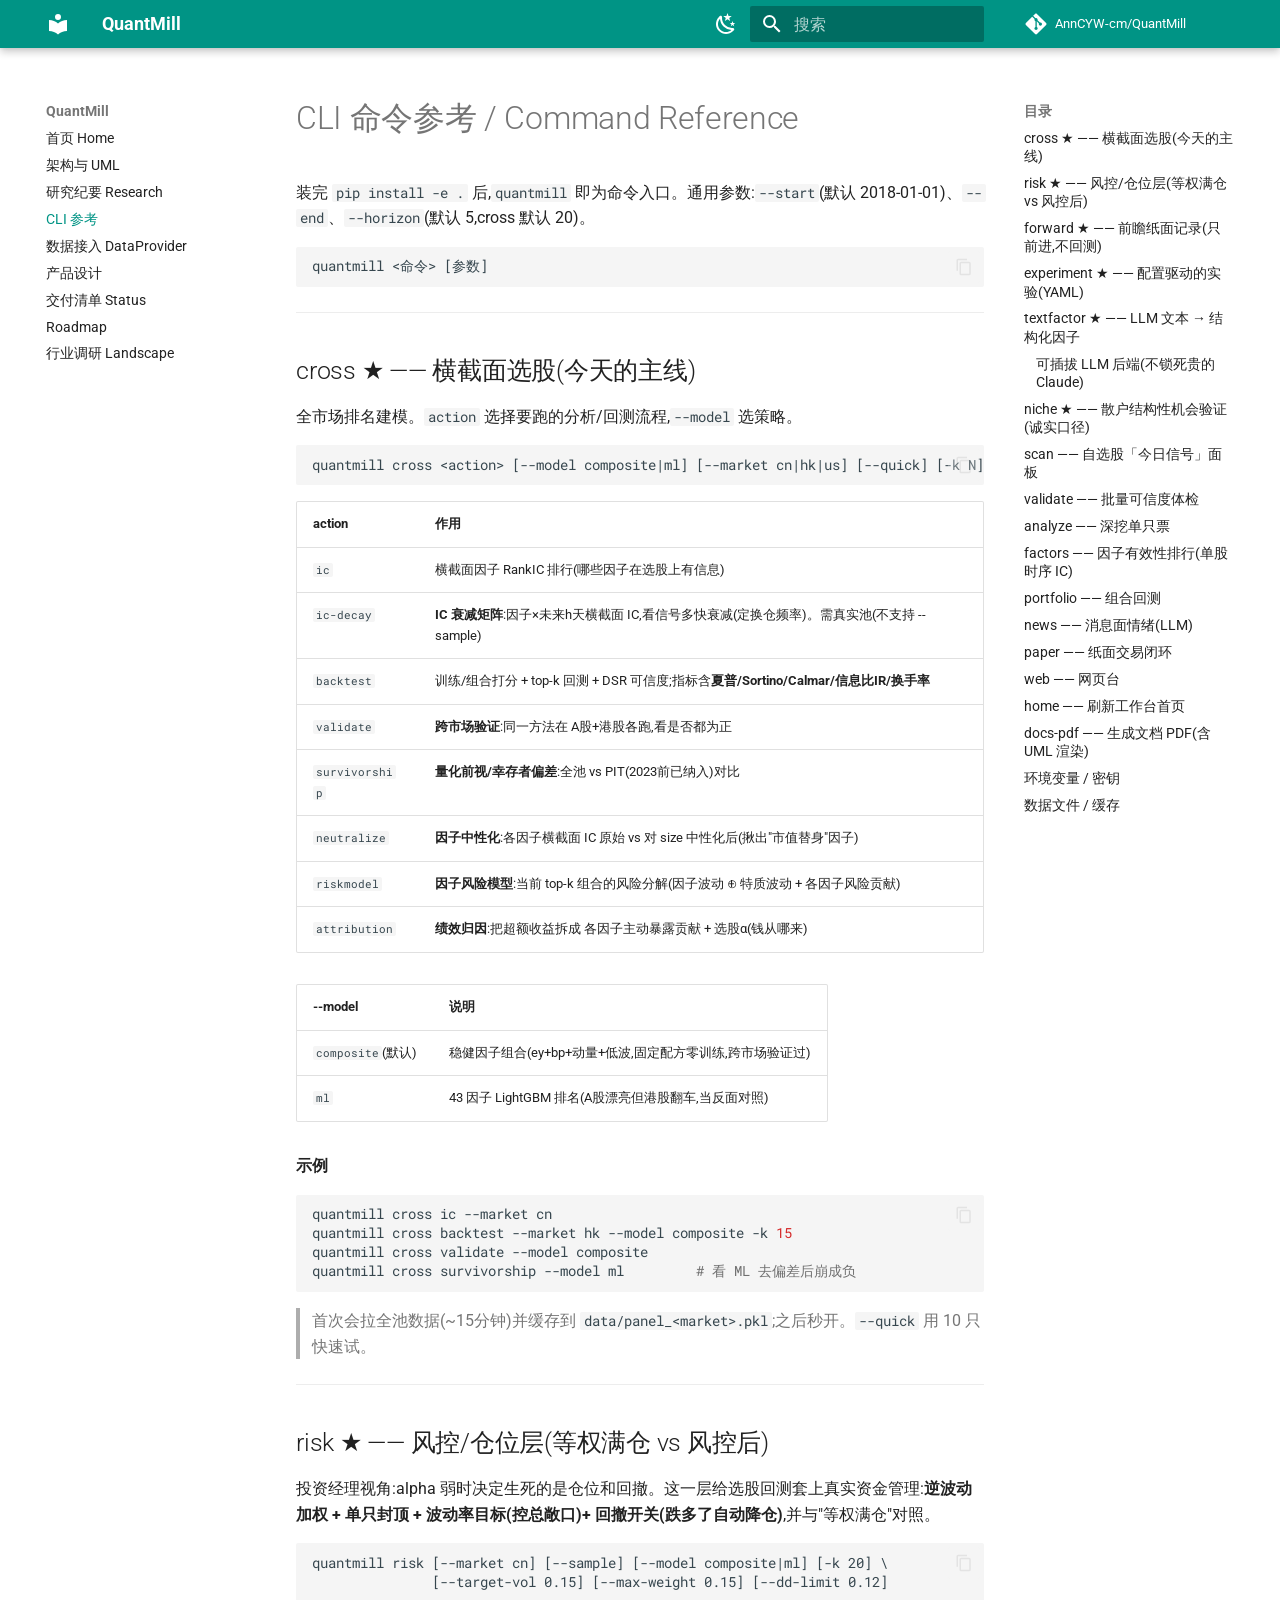
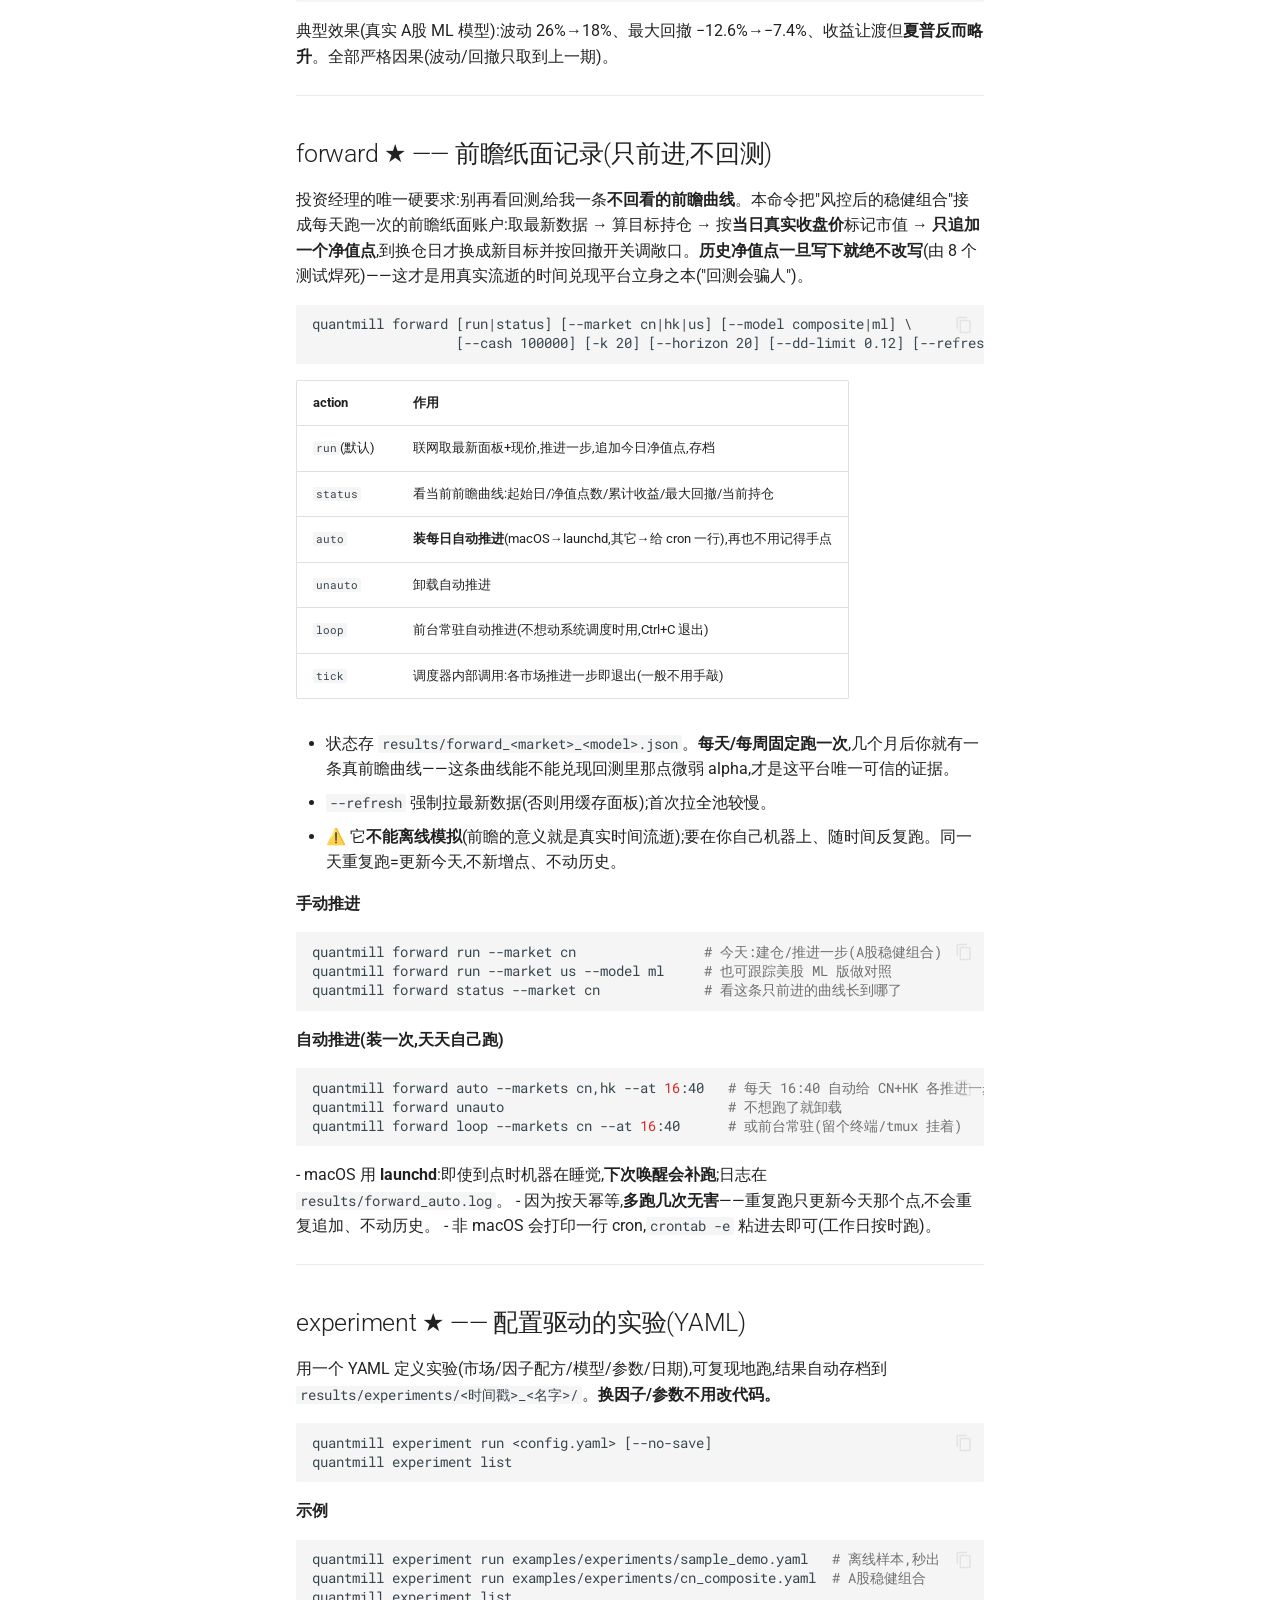
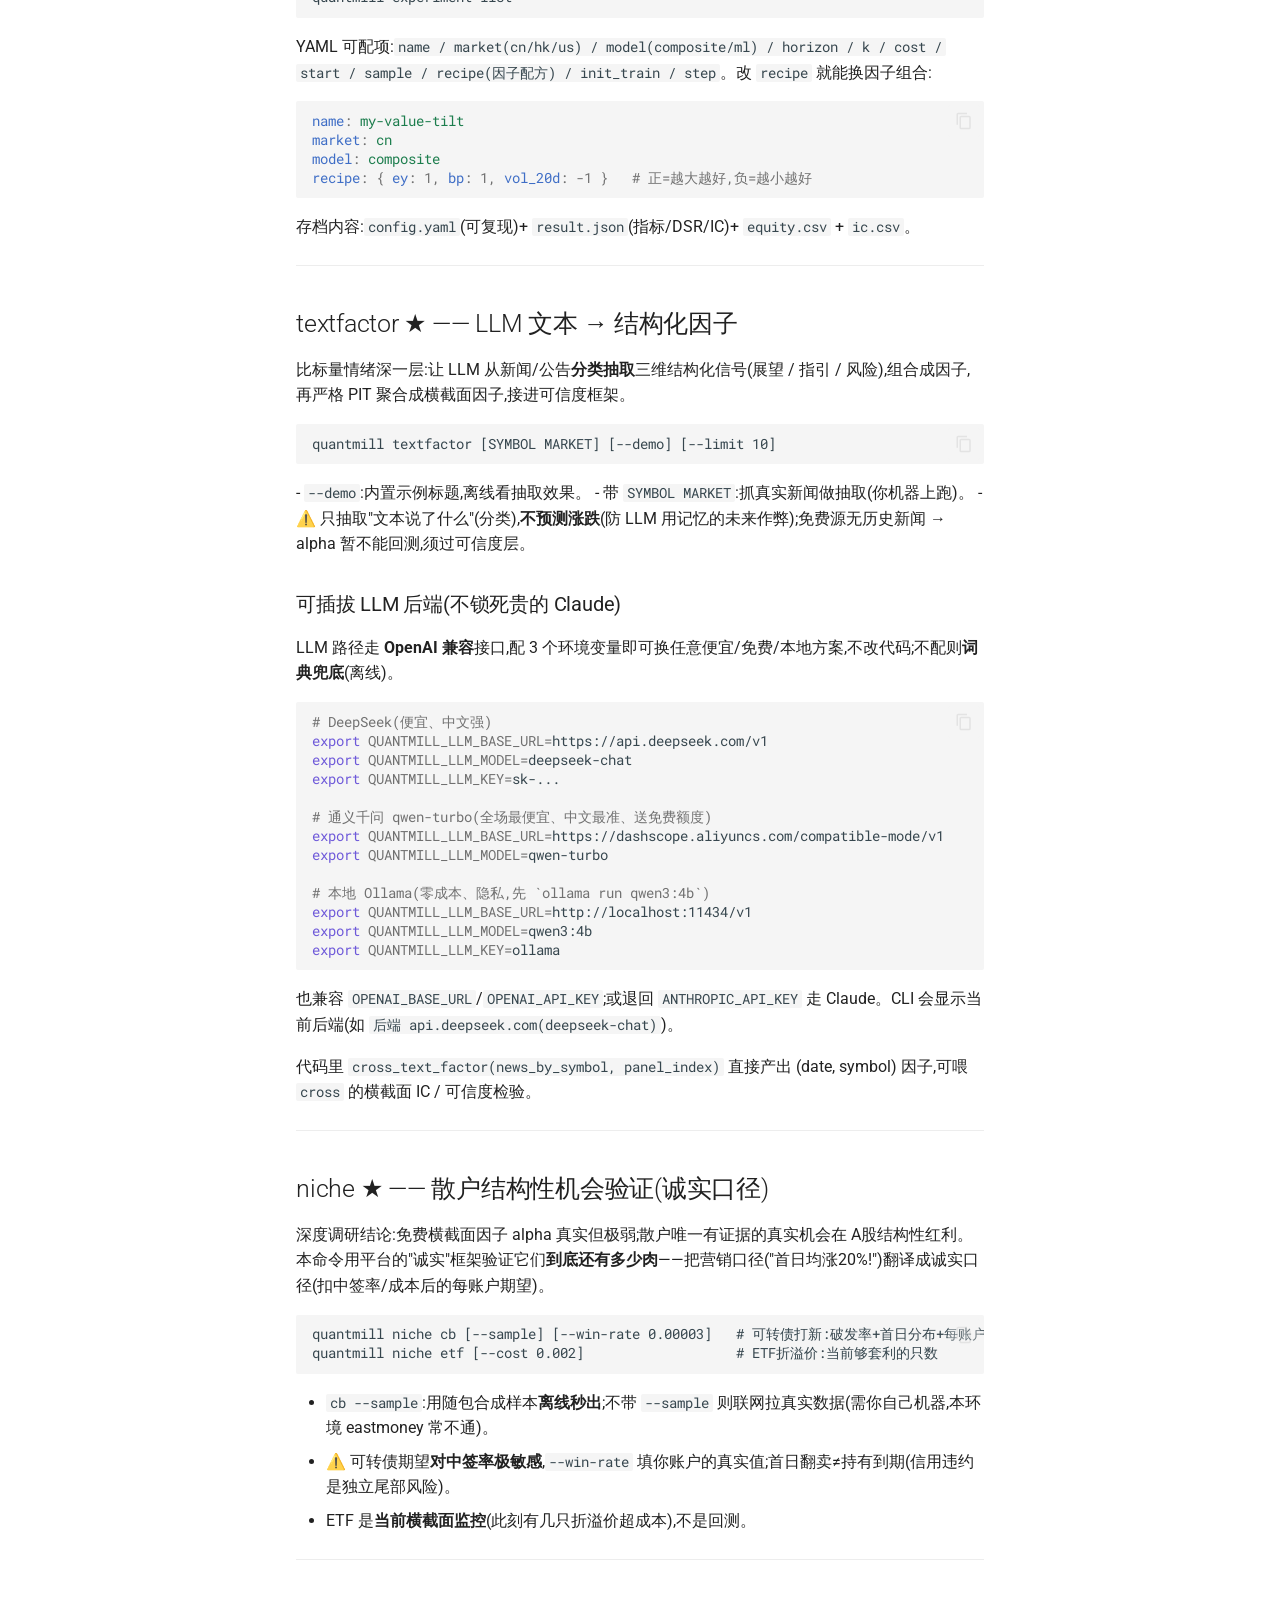
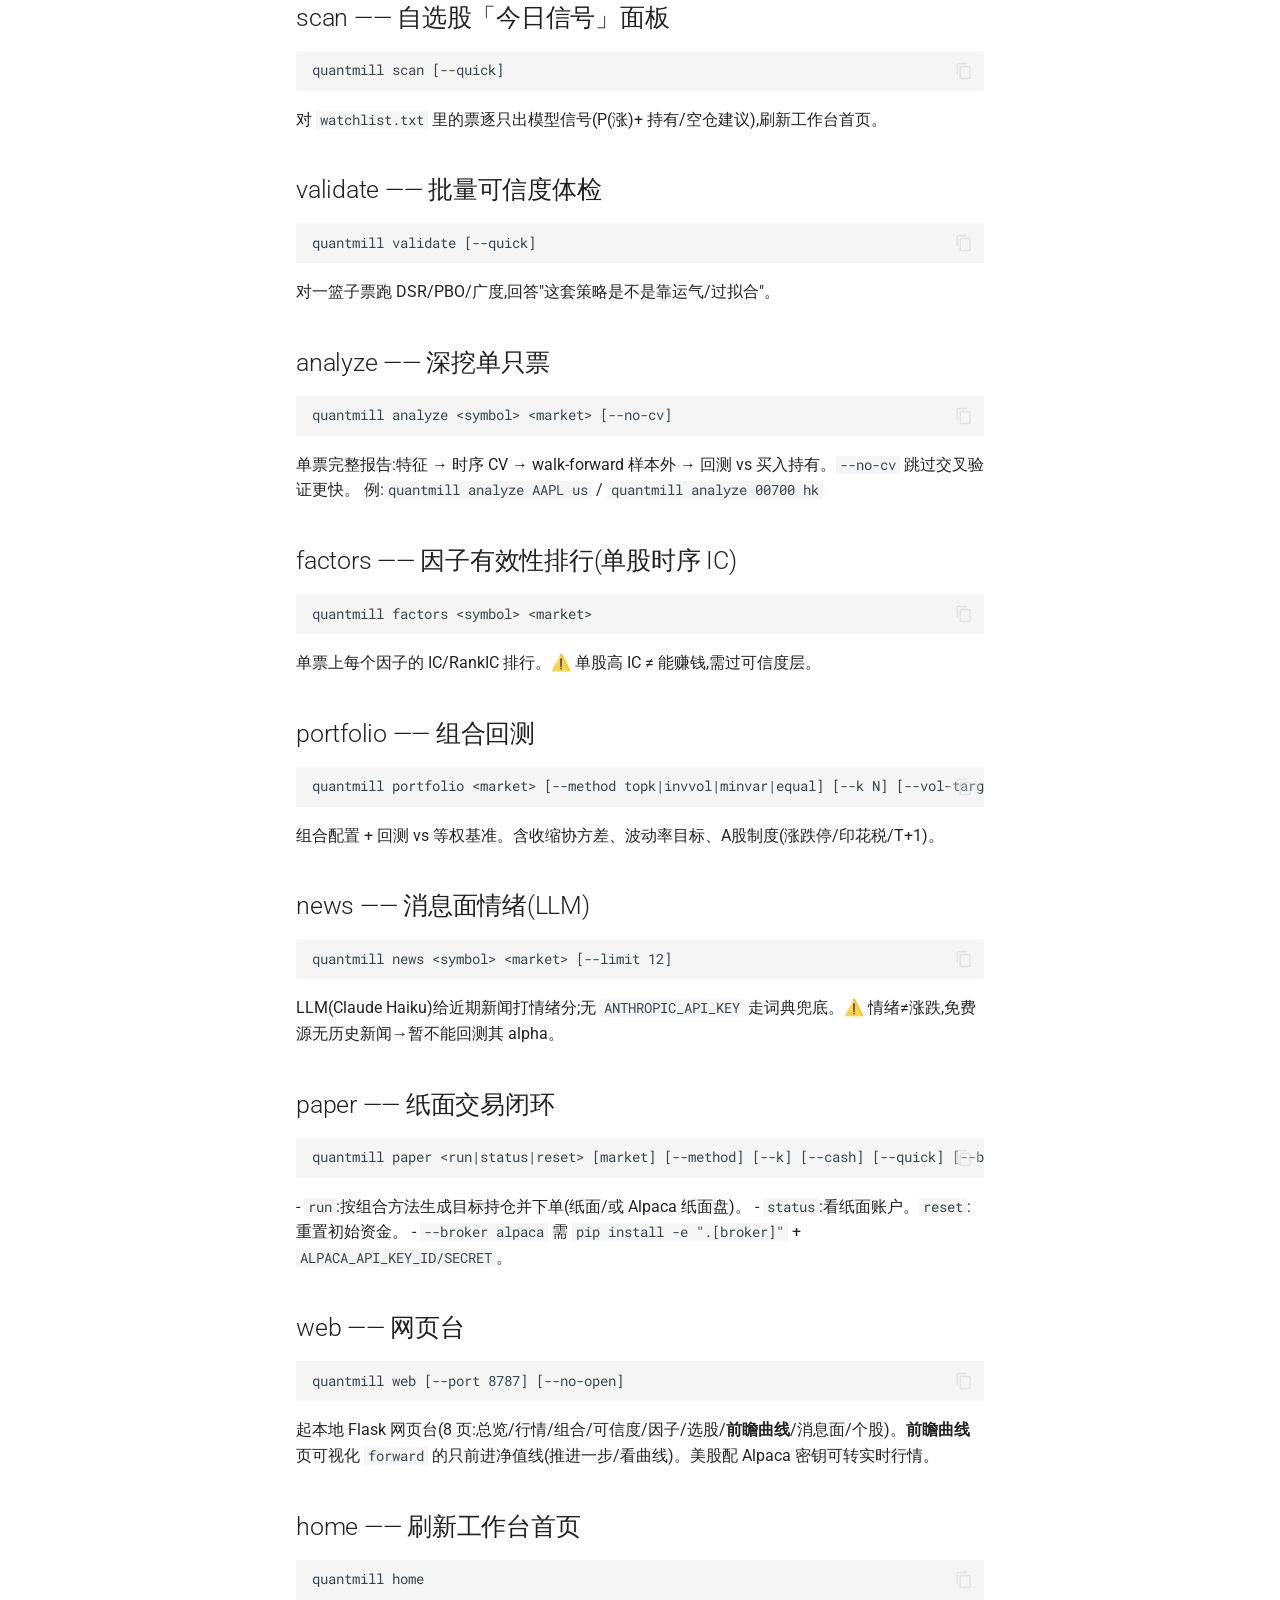
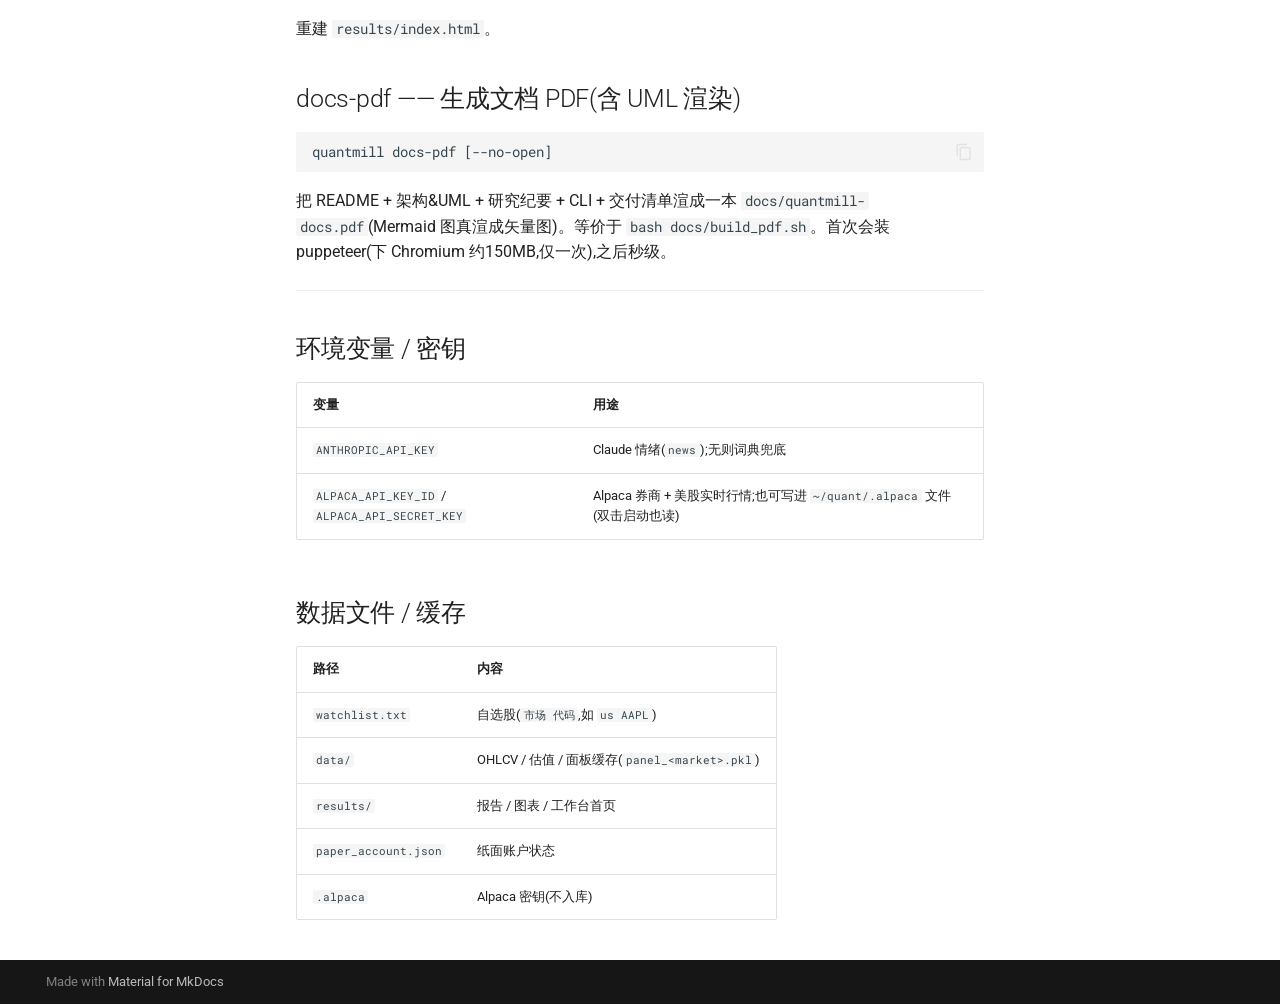
<file: CLI/index.html>
<!doctype html>
<html lang="zh" class="no-js">
  <head>
    
      <meta charset="utf-8">
      <meta name="viewport" content="width=device-width,initial-scale=1">
      
        <meta name="description" content="开源全链条 AI 量化平台 · 诚实优先 | Honest full-chain open-source AI quant platform">
      
      
      
        <link rel="canonical" href="https://AnnCYW-cm.github.io/QuantMill/CLI/">
      
      
        <link rel="prev" href="../RESEARCH_NOTES/">
      
      
        <link rel="next" href="../DATAPROVIDER/">
      
      
        
      
      
      <link rel="icon" href="../assets/images/favicon.png">
      <meta name="generator" content="mkdocs-1.6.1, mkdocs-material-9.7.6">
    
    
      
        <title>CLI 参考 - QuantMill</title>
      
    
    
      <link rel="stylesheet" href="../assets/stylesheets/main.484c7ddc.min.css">
      
        
        <link rel="stylesheet" href="../assets/stylesheets/palette.ab4e12ef.min.css">
      
      


    
    
      
    
    
      
        
        
        <link rel="preconnect" href="https://fonts.gstatic.com" crossorigin>
        <link rel="stylesheet" href="https://fonts.googleapis.com/css?family=Roboto:300,300i,400,400i,700,700i%7CRoboto+Mono:400,400i,700,700i&display=fallback">
        <style>:root{--md-text-font:"Roboto";--md-code-font:"Roboto Mono"}</style>
      
    
    
    <script>__md_scope=new URL("..",location),__md_hash=e=>[...e].reduce(((e,_)=>(e<<5)-e+_.charCodeAt(0)),0),__md_get=(e,_=localStorage,t=__md_scope)=>JSON.parse(_.getItem(t.pathname+"."+e)),__md_set=(e,_,t=localStorage,a=__md_scope)=>{try{t.setItem(a.pathname+"."+e,JSON.stringify(_))}catch(e){}}</script>
    
      

    
    
  </head>
  
  
    
    
      
    
    
    
    
    <body dir="ltr" data-md-color-scheme="default" data-md-color-primary="teal" data-md-color-accent="teal">
  
    
    <input class="md-toggle" data-md-toggle="drawer" type="checkbox" id="__drawer" autocomplete="off">
    <input class="md-toggle" data-md-toggle="search" type="checkbox" id="__search" autocomplete="off">
    <label class="md-overlay" for="__drawer"></label>
    <div data-md-component="skip">
      
        
        <a href="#cli-command-reference" class="md-skip">
          跳转至
        </a>
      
    </div>
    <div data-md-component="announce">
      
    </div>
    
    
      

  

<header class="md-header md-header--shadow" data-md-component="header">
  <nav class="md-header__inner md-grid" aria-label="页眉">
    <a href=".." title="QuantMill" class="md-header__button md-logo" aria-label="QuantMill" data-md-component="logo">
      
  
  <svg xmlns="http://www.w3.org/2000/svg" viewBox="0 0 24 24"><path d="M12 8a3 3 0 0 0 3-3 3 3 0 0 0-3-3 3 3 0 0 0-3 3 3 3 0 0 0 3 3m0 3.54C9.64 9.35 6.5 8 3 8v11c3.5 0 6.64 1.35 9 3.54 2.36-2.19 5.5-3.54 9-3.54V8c-3.5 0-6.64 1.35-9 3.54"/></svg>

    </a>
    <label class="md-header__button md-icon" for="__drawer">
      
      <svg xmlns="http://www.w3.org/2000/svg" viewBox="0 0 24 24"><path d="M3 6h18v2H3zm0 5h18v2H3zm0 5h18v2H3z"/></svg>
    </label>
    <div class="md-header__title" data-md-component="header-title">
      <div class="md-header__ellipsis">
        <div class="md-header__topic">
          <span class="md-ellipsis">
            QuantMill
          </span>
        </div>
        <div class="md-header__topic" data-md-component="header-topic">
          <span class="md-ellipsis">
            
              CLI 参考
            
          </span>
        </div>
      </div>
    </div>
    
      
        <form class="md-header__option" data-md-component="palette">
  
    
    
    
    <input class="md-option" data-md-color-media="" data-md-color-scheme="default" data-md-color-primary="teal" data-md-color-accent="teal"  aria-label="切换深色"  type="radio" name="__palette" id="__palette_0">
    
      <label class="md-header__button md-icon" title="切换深色" for="__palette_1" hidden>
        <svg xmlns="http://www.w3.org/2000/svg" viewBox="0 0 24 24"><path d="m17.75 4.09-2.53 1.94.91 3.06-2.63-1.81-2.63 1.81.91-3.06-2.53-1.94L12.44 4l1.06-3 1.06 3zm3.5 6.91-1.64 1.25.59 1.98-1.7-1.17-1.7 1.17.59-1.98L15.75 11l2.06-.05L18.5 9l.69 1.95zm-2.28 4.95c.83-.08 1.72 1.1 1.19 1.85-.32.45-.66.87-1.08 1.27C15.17 23 8.84 23 4.94 19.07c-3.91-3.9-3.91-10.24 0-14.14.4-.4.82-.76 1.27-1.08.75-.53 1.93.36 1.85 1.19-.27 2.86.69 5.83 2.89 8.02a9.96 9.96 0 0 0 8.02 2.89m-1.64 2.02a12.08 12.08 0 0 1-7.8-3.47c-2.17-2.19-3.33-5-3.49-7.82-2.81 3.14-2.7 7.96.31 10.98 3.02 3.01 7.84 3.12 10.98.31"/></svg>
      </label>
    
  
    
    
    
    <input class="md-option" data-md-color-media="" data-md-color-scheme="slate" data-md-color-primary="teal" data-md-color-accent="teal"  aria-label="切换浅色"  type="radio" name="__palette" id="__palette_1">
    
      <label class="md-header__button md-icon" title="切换浅色" for="__palette_0" hidden>
        <svg xmlns="http://www.w3.org/2000/svg" viewBox="0 0 24 24"><path d="M12 7a5 5 0 0 1 5 5 5 5 0 0 1-5 5 5 5 0 0 1-5-5 5 5 0 0 1 5-5m0 2a3 3 0 0 0-3 3 3 3 0 0 0 3 3 3 3 0 0 0 3-3 3 3 0 0 0-3-3m0-7 2.39 3.42C13.65 5.15 12.84 5 12 5s-1.65.15-2.39.42zM3.34 7l4.16-.35A7.2 7.2 0 0 0 5.94 8.5c-.44.74-.69 1.5-.83 2.29zm.02 10 1.76-3.77a7.131 7.131 0 0 0 2.38 4.14zM20.65 7l-1.77 3.79a7.02 7.02 0 0 0-2.38-4.15zm-.01 10-4.14.36c.59-.51 1.12-1.14 1.54-1.86.42-.73.69-1.5.83-2.29zM12 22l-2.41-3.44c.74.27 1.55.44 2.41.44.82 0 1.63-.17 2.37-.44z"/></svg>
      </label>
    
  
</form>
      
    
    
      <script>var palette=__md_get("__palette");if(palette&&palette.color){if("(prefers-color-scheme)"===palette.color.media){var media=matchMedia("(prefers-color-scheme: light)"),input=document.querySelector(media.matches?"[data-md-color-media='(prefers-color-scheme: light)']":"[data-md-color-media='(prefers-color-scheme: dark)']");palette.color.media=input.getAttribute("data-md-color-media"),palette.color.scheme=input.getAttribute("data-md-color-scheme"),palette.color.primary=input.getAttribute("data-md-color-primary"),palette.color.accent=input.getAttribute("data-md-color-accent")}for(var[key,value]of Object.entries(palette.color))document.body.setAttribute("data-md-color-"+key,value)}</script>
    
    
    
      
      
        <label class="md-header__button md-icon" for="__search">
          
          <svg xmlns="http://www.w3.org/2000/svg" viewBox="0 0 24 24"><path d="M9.5 3A6.5 6.5 0 0 1 16 9.5c0 1.61-.59 3.09-1.56 4.23l.27.27h.79l5 5-1.5 1.5-5-5v-.79l-.27-.27A6.52 6.52 0 0 1 9.5 16 6.5 6.5 0 0 1 3 9.5 6.5 6.5 0 0 1 9.5 3m0 2C7 5 5 7 5 9.5S7 14 9.5 14 14 12 14 9.5 12 5 9.5 5"/></svg>
        </label>
        <div class="md-search" data-md-component="search" role="dialog">
  <label class="md-search__overlay" for="__search"></label>
  <div class="md-search__inner" role="search">
    <form class="md-search__form" name="search">
      <input type="text" class="md-search__input" name="query" aria-label="搜索" placeholder="搜索" autocapitalize="off" autocorrect="off" autocomplete="off" spellcheck="false" data-md-component="search-query" required>
      <label class="md-search__icon md-icon" for="__search">
        
        <svg xmlns="http://www.w3.org/2000/svg" viewBox="0 0 24 24"><path d="M9.5 3A6.5 6.5 0 0 1 16 9.5c0 1.61-.59 3.09-1.56 4.23l.27.27h.79l5 5-1.5 1.5-5-5v-.79l-.27-.27A6.52 6.52 0 0 1 9.5 16 6.5 6.5 0 0 1 3 9.5 6.5 6.5 0 0 1 9.5 3m0 2C7 5 5 7 5 9.5S7 14 9.5 14 14 12 14 9.5 12 5 9.5 5"/></svg>
        
        <svg xmlns="http://www.w3.org/2000/svg" viewBox="0 0 24 24"><path d="M20 11v2H8l5.5 5.5-1.42 1.42L4.16 12l7.92-7.92L13.5 5.5 8 11z"/></svg>
      </label>
      <nav class="md-search__options" aria-label="查找">
        
        <button type="reset" class="md-search__icon md-icon" title="清空当前内容" aria-label="清空当前内容" tabindex="-1">
          
          <svg xmlns="http://www.w3.org/2000/svg" viewBox="0 0 24 24"><path d="M19 6.41 17.59 5 12 10.59 6.41 5 5 6.41 10.59 12 5 17.59 6.41 19 12 13.41 17.59 19 19 17.59 13.41 12z"/></svg>
        </button>
      </nav>
      
    </form>
    <div class="md-search__output">
      <div class="md-search__scrollwrap" tabindex="0" data-md-scrollfix>
        <div class="md-search-result" data-md-component="search-result">
          <div class="md-search-result__meta">
            正在初始化搜索引擎
          </div>
          <ol class="md-search-result__list" role="presentation"></ol>
        </div>
      </div>
    </div>
  </div>
</div>
      
    
    
      <div class="md-header__source">
        <a href="https://github.com/AnnCYW-cm/QuantMill" title="前往仓库" class="md-source" data-md-component="source">
  <div class="md-source__icon md-icon">
    
    <svg xmlns="http://www.w3.org/2000/svg" viewBox="0 0 448 512"><!--! Font Awesome Free 7.1.0 by @fontawesome - https://fontawesome.com License - https://fontawesome.com/license/free (Icons: CC BY 4.0, Fonts: SIL OFL 1.1, Code: MIT License) Copyright 2025 Fonticons, Inc.--><path d="M439.6 236.1 244 40.5c-5.4-5.5-12.8-8.5-20.4-8.5s-15 3-20.4 8.4L162.5 81l51.5 51.5c27.1-9.1 52.7 16.8 43.4 43.7l49.7 49.7c34.2-11.8 61.2 31 35.5 56.7-26.5 26.5-70.2-2.9-56-37.3L240.3 199v121.9c25.3 12.5 22.3 41.8 9.1 55-6.4 6.4-15.2 10.1-24.3 10.1s-17.8-3.6-24.3-10.1c-17.6-17.6-11.1-46.9 11.2-56v-123c-20.8-8.5-24.6-30.7-18.6-45L142.6 101 8.5 235.1C3 240.6 0 247.9 0 255.5s3 15 8.5 20.4l195.6 195.7c5.4 5.4 12.7 8.4 20.4 8.4s15-3 20.4-8.4l194.7-194.7c5.4-5.4 8.4-12.8 8.4-20.4s-3-15-8.4-20.4"/></svg>
  </div>
  <div class="md-source__repository">
    AnnCYW-cm/QuantMill
  </div>
</a>
      </div>
    
  </nav>
  
</header>
    
    <div class="md-container" data-md-component="container">
      
      
        
          
        
      
      <main class="md-main" data-md-component="main">
        <div class="md-main__inner md-grid">
          
            
              
              <div class="md-sidebar md-sidebar--primary" data-md-component="sidebar" data-md-type="navigation" >
                <div class="md-sidebar__scrollwrap">
                  <div class="md-sidebar__inner">
                    



<nav class="md-nav md-nav--primary" aria-label="导航栏" data-md-level="0">
  <label class="md-nav__title" for="__drawer">
    <a href=".." title="QuantMill" class="md-nav__button md-logo" aria-label="QuantMill" data-md-component="logo">
      
  
  <svg xmlns="http://www.w3.org/2000/svg" viewBox="0 0 24 24"><path d="M12 8a3 3 0 0 0 3-3 3 3 0 0 0-3-3 3 3 0 0 0-3 3 3 3 0 0 0 3 3m0 3.54C9.64 9.35 6.5 8 3 8v11c3.5 0 6.64 1.35 9 3.54 2.36-2.19 5.5-3.54 9-3.54V8c-3.5 0-6.64 1.35-9 3.54"/></svg>

    </a>
    QuantMill
  </label>
  
    <div class="md-nav__source">
      <a href="https://github.com/AnnCYW-cm/QuantMill" title="前往仓库" class="md-source" data-md-component="source">
  <div class="md-source__icon md-icon">
    
    <svg xmlns="http://www.w3.org/2000/svg" viewBox="0 0 448 512"><!--! Font Awesome Free 7.1.0 by @fontawesome - https://fontawesome.com License - https://fontawesome.com/license/free (Icons: CC BY 4.0, Fonts: SIL OFL 1.1, Code: MIT License) Copyright 2025 Fonticons, Inc.--><path d="M439.6 236.1 244 40.5c-5.4-5.5-12.8-8.5-20.4-8.5s-15 3-20.4 8.4L162.5 81l51.5 51.5c27.1-9.1 52.7 16.8 43.4 43.7l49.7 49.7c34.2-11.8 61.2 31 35.5 56.7-26.5 26.5-70.2-2.9-56-37.3L240.3 199v121.9c25.3 12.5 22.3 41.8 9.1 55-6.4 6.4-15.2 10.1-24.3 10.1s-17.8-3.6-24.3-10.1c-17.6-17.6-11.1-46.9 11.2-56v-123c-20.8-8.5-24.6-30.7-18.6-45L142.6 101 8.5 235.1C3 240.6 0 247.9 0 255.5s3 15 8.5 20.4l195.6 195.7c5.4 5.4 12.7 8.4 20.4 8.4s15-3 20.4-8.4l194.7-194.7c5.4-5.4 8.4-12.8 8.4-20.4s-3-15-8.4-20.4"/></svg>
  </div>
  <div class="md-source__repository">
    AnnCYW-cm/QuantMill
  </div>
</a>
    </div>
  
  <ul class="md-nav__list" data-md-scrollfix>
    
      
      
  
  
  
  
    <li class="md-nav__item">
      <a href=".." class="md-nav__link">
        
  
  
  <span class="md-ellipsis">
    
  
    首页 Home
  

    
  </span>
  
  

      </a>
    </li>
  

    
      
      
  
  
  
  
    <li class="md-nav__item">
      <a href="../ARCHITECTURE/" class="md-nav__link">
        
  
  
  <span class="md-ellipsis">
    
  
    架构与 UML
  

    
  </span>
  
  

      </a>
    </li>
  

    
      
      
  
  
  
  
    <li class="md-nav__item">
      <a href="../RESEARCH_NOTES/" class="md-nav__link">
        
  
  
  <span class="md-ellipsis">
    
  
    研究纪要 Research
  

    
  </span>
  
  

      </a>
    </li>
  

    
      
      
  
  
    
  
  
  
    <li class="md-nav__item md-nav__item--active">
      
      <input class="md-nav__toggle md-toggle" type="checkbox" id="__toc">
      
      
        
      
      
        <label class="md-nav__link md-nav__link--active" for="__toc">
          
  
  
  <span class="md-ellipsis">
    
  
    CLI 参考
  

    
  </span>
  
  

          <span class="md-nav__icon md-icon"></span>
        </label>
      
      <a href="./" class="md-nav__link md-nav__link--active">
        
  
  
  <span class="md-ellipsis">
    
  
    CLI 参考
  

    
  </span>
  
  

      </a>
      
        

<nav class="md-nav md-nav--secondary" aria-label="目录">
  
  
  
    
  
  
    <label class="md-nav__title" for="__toc">
      <span class="md-nav__icon md-icon"></span>
      目录
    </label>
    <ul class="md-nav__list" data-md-component="toc" data-md-scrollfix>
      
        <li class="md-nav__item">
  <a href="#cross" class="md-nav__link">
    <span class="md-ellipsis">
      
        cross ★ —— 横截面选股(今天的主线)
      
    </span>
  </a>
  
</li>
      
        <li class="md-nav__item">
  <a href="#risk-vs" class="md-nav__link">
    <span class="md-ellipsis">
      
        risk ★ —— 风控/仓位层(等权满仓 vs 风控后)
      
    </span>
  </a>
  
</li>
      
        <li class="md-nav__item">
  <a href="#forward" class="md-nav__link">
    <span class="md-ellipsis">
      
        forward ★ —— 前瞻纸面记录(只前进,不回测)
      
    </span>
  </a>
  
</li>
      
        <li class="md-nav__item">
  <a href="#experiment-yaml" class="md-nav__link">
    <span class="md-ellipsis">
      
        experiment ★ —— 配置驱动的实验(YAML)
      
    </span>
  </a>
  
</li>
      
        <li class="md-nav__item">
  <a href="#textfactor-llm" class="md-nav__link">
    <span class="md-ellipsis">
      
        textfactor ★ —— LLM 文本 → 结构化因子
      
    </span>
  </a>
  
    <nav class="md-nav" aria-label="textfactor ★ —— LLM 文本 → 结构化因子">
      <ul class="md-nav__list">
        
          <li class="md-nav__item">
  <a href="#llm-claude" class="md-nav__link">
    <span class="md-ellipsis">
      
        可插拔 LLM 后端(不锁死贵的 Claude)
      
    </span>
  </a>
  
</li>
        
      </ul>
    </nav>
  
</li>
      
        <li class="md-nav__item">
  <a href="#niche" class="md-nav__link">
    <span class="md-ellipsis">
      
        niche ★ —— 散户结构性机会验证(诚实口径)
      
    </span>
  </a>
  
</li>
      
        <li class="md-nav__item">
  <a href="#scan" class="md-nav__link">
    <span class="md-ellipsis">
      
        scan —— 自选股「今日信号」面板
      
    </span>
  </a>
  
</li>
      
        <li class="md-nav__item">
  <a href="#validate" class="md-nav__link">
    <span class="md-ellipsis">
      
        validate —— 批量可信度体检
      
    </span>
  </a>
  
</li>
      
        <li class="md-nav__item">
  <a href="#analyze" class="md-nav__link">
    <span class="md-ellipsis">
      
        analyze —— 深挖单只票
      
    </span>
  </a>
  
</li>
      
        <li class="md-nav__item">
  <a href="#factors-ic" class="md-nav__link">
    <span class="md-ellipsis">
      
        factors —— 因子有效性排行(单股时序 IC)
      
    </span>
  </a>
  
</li>
      
        <li class="md-nav__item">
  <a href="#portfolio" class="md-nav__link">
    <span class="md-ellipsis">
      
        portfolio —— 组合回测
      
    </span>
  </a>
  
</li>
      
        <li class="md-nav__item">
  <a href="#news-llm" class="md-nav__link">
    <span class="md-ellipsis">
      
        news —— 消息面情绪(LLM)
      
    </span>
  </a>
  
</li>
      
        <li class="md-nav__item">
  <a href="#paper" class="md-nav__link">
    <span class="md-ellipsis">
      
        paper —— 纸面交易闭环
      
    </span>
  </a>
  
</li>
      
        <li class="md-nav__item">
  <a href="#web" class="md-nav__link">
    <span class="md-ellipsis">
      
        web —— 网页台
      
    </span>
  </a>
  
</li>
      
        <li class="md-nav__item">
  <a href="#home" class="md-nav__link">
    <span class="md-ellipsis">
      
        home —— 刷新工作台首页
      
    </span>
  </a>
  
</li>
      
        <li class="md-nav__item">
  <a href="#docs-pdf-pdf-uml" class="md-nav__link">
    <span class="md-ellipsis">
      
        docs-pdf —— 生成文档 PDF(含 UML 渲染)
      
    </span>
  </a>
  
</li>
      
        <li class="md-nav__item">
  <a href="#_1" class="md-nav__link">
    <span class="md-ellipsis">
      
        环境变量 / 密钥
      
    </span>
  </a>
  
</li>
      
        <li class="md-nav__item">
  <a href="#_2" class="md-nav__link">
    <span class="md-ellipsis">
      
        数据文件 / 缓存
      
    </span>
  </a>
  
</li>
      
    </ul>
  
</nav>
      
    </li>
  

    
      
      
  
  
  
  
    <li class="md-nav__item">
      <a href="../DATAPROVIDER/" class="md-nav__link">
        
  
  
  <span class="md-ellipsis">
    
  
    数据接入 DataProvider
  

    
  </span>
  
  

      </a>
    </li>
  

    
      
      
  
  
  
  
    <li class="md-nav__item">
      <a href="../PRODUCT_DESIGN/" class="md-nav__link">
        
  
  
  <span class="md-ellipsis">
    
  
    产品设计
  

    
  </span>
  
  

      </a>
    </li>
  

    
      
      
  
  
  
  
    <li class="md-nav__item">
      <a href="../STATUS/" class="md-nav__link">
        
  
  
  <span class="md-ellipsis">
    
  
    交付清单 Status
  

    
  </span>
  
  

      </a>
    </li>
  

    
      
      
  
  
  
  
    <li class="md-nav__item">
      <a href="../ROADMAP/" class="md-nav__link">
        
  
  
  <span class="md-ellipsis">
    
  
    Roadmap
  

    
  </span>
  
  

      </a>
    </li>
  

    
      
      
  
  
  
  
    <li class="md-nav__item">
      <a href="../ai-quant-landscape/" class="md-nav__link">
        
  
  
  <span class="md-ellipsis">
    
  
    行业调研 Landscape
  

    
  </span>
  
  

      </a>
    </li>
  

    
  </ul>
</nav>
                  </div>
                </div>
              </div>
            
            
              
              <div class="md-sidebar md-sidebar--secondary" data-md-component="sidebar" data-md-type="toc" >
                <div class="md-sidebar__scrollwrap">
                  <div class="md-sidebar__inner">
                    

<nav class="md-nav md-nav--secondary" aria-label="目录">
  
  
  
    
  
  
    <label class="md-nav__title" for="__toc">
      <span class="md-nav__icon md-icon"></span>
      目录
    </label>
    <ul class="md-nav__list" data-md-component="toc" data-md-scrollfix>
      
        <li class="md-nav__item">
  <a href="#cross" class="md-nav__link">
    <span class="md-ellipsis">
      
        cross ★ —— 横截面选股(今天的主线)
      
    </span>
  </a>
  
</li>
      
        <li class="md-nav__item">
  <a href="#risk-vs" class="md-nav__link">
    <span class="md-ellipsis">
      
        risk ★ —— 风控/仓位层(等权满仓 vs 风控后)
      
    </span>
  </a>
  
</li>
      
        <li class="md-nav__item">
  <a href="#forward" class="md-nav__link">
    <span class="md-ellipsis">
      
        forward ★ —— 前瞻纸面记录(只前进,不回测)
      
    </span>
  </a>
  
</li>
      
        <li class="md-nav__item">
  <a href="#experiment-yaml" class="md-nav__link">
    <span class="md-ellipsis">
      
        experiment ★ —— 配置驱动的实验(YAML)
      
    </span>
  </a>
  
</li>
      
        <li class="md-nav__item">
  <a href="#textfactor-llm" class="md-nav__link">
    <span class="md-ellipsis">
      
        textfactor ★ —— LLM 文本 → 结构化因子
      
    </span>
  </a>
  
    <nav class="md-nav" aria-label="textfactor ★ —— LLM 文本 → 结构化因子">
      <ul class="md-nav__list">
        
          <li class="md-nav__item">
  <a href="#llm-claude" class="md-nav__link">
    <span class="md-ellipsis">
      
        可插拔 LLM 后端(不锁死贵的 Claude)
      
    </span>
  </a>
  
</li>
        
      </ul>
    </nav>
  
</li>
      
        <li class="md-nav__item">
  <a href="#niche" class="md-nav__link">
    <span class="md-ellipsis">
      
        niche ★ —— 散户结构性机会验证(诚实口径)
      
    </span>
  </a>
  
</li>
      
        <li class="md-nav__item">
  <a href="#scan" class="md-nav__link">
    <span class="md-ellipsis">
      
        scan —— 自选股「今日信号」面板
      
    </span>
  </a>
  
</li>
      
        <li class="md-nav__item">
  <a href="#validate" class="md-nav__link">
    <span class="md-ellipsis">
      
        validate —— 批量可信度体检
      
    </span>
  </a>
  
</li>
      
        <li class="md-nav__item">
  <a href="#analyze" class="md-nav__link">
    <span class="md-ellipsis">
      
        analyze —— 深挖单只票
      
    </span>
  </a>
  
</li>
      
        <li class="md-nav__item">
  <a href="#factors-ic" class="md-nav__link">
    <span class="md-ellipsis">
      
        factors —— 因子有效性排行(单股时序 IC)
      
    </span>
  </a>
  
</li>
      
        <li class="md-nav__item">
  <a href="#portfolio" class="md-nav__link">
    <span class="md-ellipsis">
      
        portfolio —— 组合回测
      
    </span>
  </a>
  
</li>
      
        <li class="md-nav__item">
  <a href="#news-llm" class="md-nav__link">
    <span class="md-ellipsis">
      
        news —— 消息面情绪(LLM)
      
    </span>
  </a>
  
</li>
      
        <li class="md-nav__item">
  <a href="#paper" class="md-nav__link">
    <span class="md-ellipsis">
      
        paper —— 纸面交易闭环
      
    </span>
  </a>
  
</li>
      
        <li class="md-nav__item">
  <a href="#web" class="md-nav__link">
    <span class="md-ellipsis">
      
        web —— 网页台
      
    </span>
  </a>
  
</li>
      
        <li class="md-nav__item">
  <a href="#home" class="md-nav__link">
    <span class="md-ellipsis">
      
        home —— 刷新工作台首页
      
    </span>
  </a>
  
</li>
      
        <li class="md-nav__item">
  <a href="#docs-pdf-pdf-uml" class="md-nav__link">
    <span class="md-ellipsis">
      
        docs-pdf —— 生成文档 PDF(含 UML 渲染)
      
    </span>
  </a>
  
</li>
      
        <li class="md-nav__item">
  <a href="#_1" class="md-nav__link">
    <span class="md-ellipsis">
      
        环境变量 / 密钥
      
    </span>
  </a>
  
</li>
      
        <li class="md-nav__item">
  <a href="#_2" class="md-nav__link">
    <span class="md-ellipsis">
      
        数据文件 / 缓存
      
    </span>
  </a>
  
</li>
      
    </ul>
  
</nav>
                  </div>
                </div>
              </div>
            
          
          
            <div class="md-content" data-md-component="content">
              
              <article class="md-content__inner md-typeset">
                
                  


  
  


<h1 id="cli-command-reference">CLI 命令参考 / Command Reference<a class="headerlink" href="#cli-command-reference" title="Permanent link">&para;</a></h1>
<p>装完 <code>pip install -e .</code> 后,<code>quantmill</code> 即为命令入口。通用参数:<code>--start</code>(默认 2018-01-01)、<code>--end</code>、<code>--horizon</code>(默认 5,cross 默认 20)。</p>
<div class="highlight"><pre><span></span><code>quantmill &lt;命令&gt; [参数]
</code></pre></div>
<hr />
<h2 id="cross">cross ★ —— 横截面选股(今天的主线)<a class="headerlink" href="#cross" title="Permanent link">&para;</a></h2>
<p>全市场排名建模。<code>action</code> 选择要跑的分析/回测流程,<code>--model</code> 选策略。</p>
<div class="highlight"><pre><span></span><code>quantmill cross &lt;action&gt; [--model composite|ml] [--market cn|hk|us] [--quick] [-k N] [--cost 0.0015] [--long-short] [--horizon 20]
</code></pre></div>
<table>
<thead>
<tr>
<th>action</th>
<th>作用</th>
</tr>
</thead>
<tbody>
<tr>
<td><code>ic</code></td>
<td>横截面因子 RankIC 排行(哪些因子在选股上有信息)</td>
</tr>
<tr>
<td><code>ic-decay</code></td>
<td><strong>IC 衰减矩阵</strong>:因子×未来h天横截面 IC,看信号多快衰减(定换仓频率)。需真实池(不支持 --sample)</td>
</tr>
<tr>
<td><code>backtest</code></td>
<td>训练/组合打分 + top-k 回测 + DSR 可信度;指标含<strong>夏普/Sortino/Calmar/信息比IR/换手率</strong></td>
</tr>
<tr>
<td><code>validate</code></td>
<td><strong>跨市场验证</strong>:同一方法在 A股+港股各跑,看是否都为正</td>
</tr>
<tr>
<td><code>survivorship</code></td>
<td><strong>量化前视/幸存者偏差</strong>:全池 vs PIT(2023前已纳入)对比</td>
</tr>
<tr>
<td><code>neutralize</code></td>
<td><strong>因子中性化</strong>:各因子横截面 IC 原始 vs 对 size 中性化后(揪出"市值替身"因子)</td>
</tr>
<tr>
<td><code>riskmodel</code></td>
<td><strong>因子风险模型</strong>:当前 top-k 组合的风险分解(因子波动 ⊕ 特质波动 + 各因子风险贡献)</td>
</tr>
<tr>
<td><code>attribution</code></td>
<td><strong>绩效归因</strong>:把超额收益拆成 各因子主动暴露贡献 + 选股α(钱从哪来)</td>
</tr>
</tbody>
</table>
<table>
<thead>
<tr>
<th>--model</th>
<th>说明</th>
</tr>
</thead>
<tbody>
<tr>
<td><code>composite</code>(默认)</td>
<td>稳健因子组合(ey+bp+动量+低波,固定配方零训练,跨市场验证过)</td>
</tr>
<tr>
<td><code>ml</code></td>
<td>43 因子 LightGBM 排名(A股漂亮但港股翻车,当反面对照)</td>
</tr>
</tbody>
</table>
<p><strong>示例</strong>
<div class="highlight"><pre><span></span><code>quantmill<span class="w"> </span>cross<span class="w"> </span>ic<span class="w"> </span>--market<span class="w"> </span>cn
quantmill<span class="w"> </span>cross<span class="w"> </span>backtest<span class="w"> </span>--market<span class="w"> </span>hk<span class="w"> </span>--model<span class="w"> </span>composite<span class="w"> </span>-k<span class="w"> </span><span class="m">15</span>
quantmill<span class="w"> </span>cross<span class="w"> </span>validate<span class="w"> </span>--model<span class="w"> </span>composite
quantmill<span class="w"> </span>cross<span class="w"> </span>survivorship<span class="w"> </span>--model<span class="w"> </span>ml<span class="w">         </span><span class="c1"># 看 ML 去偏差后崩成负</span>
</code></pre></div></p>
<blockquote>
<p>首次会拉全池数据(~15分钟)并缓存到 <code>data/panel_&lt;market&gt;.pkl</code>;之后秒开。<code>--quick</code> 用 10 只快速试。</p>
</blockquote>
<hr />
<h2 id="risk-vs">risk ★ —— 风控/仓位层(等权满仓 vs 风控后)<a class="headerlink" href="#risk-vs" title="Permanent link">&para;</a></h2>
<p>投资经理视角:alpha 弱时决定生死的是仓位和回撤。这一层给选股回测套上真实资金管理:<strong>逆波动加权 + 单只封顶 + 波动率目标(控总敞口)+ 回撤开关(跌多了自动降仓)</strong>,并与"等权满仓"对照。</p>
<div class="highlight"><pre><span></span><code>quantmill risk [--market cn] [--sample] [--model composite|ml] [-k 20] \
               [--target-vol 0.15] [--max-weight 0.15] [--dd-limit 0.12]
</code></pre></div>
<p>典型效果(真实 A股 ML 模型):波动 26%→18%、最大回撤 −12.6%→−7.4%、收益让渡但<strong>夏普反而略升</strong>。全部严格因果(波动/回撤只取到上一期)。</p>
<hr />
<h2 id="forward">forward ★ —— 前瞻纸面记录(只前进,不回测)<a class="headerlink" href="#forward" title="Permanent link">&para;</a></h2>
<p>投资经理的唯一硬要求:别再看回测,给我一条<strong>不回看的前瞻曲线</strong>。本命令把"风控后的稳健组合"接成每天跑一次的前瞻纸面账户:取最新数据 → 算目标持仓 → 按<strong>当日真实收盘价</strong>标记市值 → <strong>只追加一个净值点</strong>,到换仓日才换成新目标并按回撤开关调敞口。<strong>历史净值点一旦写下就绝不改写</strong>(由 8 个测试焊死)——这才是用真实流逝的时间兑现平台立身之本("回测会骗人")。</p>
<div class="highlight"><pre><span></span><code>quantmill forward [run|status] [--market cn|hk|us] [--model composite|ml] \
                  [--cash 100000] [-k 20] [--horizon 20] [--dd-limit 0.12] [--refresh]
</code></pre></div>
<table>
<thead>
<tr>
<th>action</th>
<th>作用</th>
</tr>
</thead>
<tbody>
<tr>
<td><code>run</code>(默认)</td>
<td>联网取最新面板+现价,推进一步,追加今日净值点,存档</td>
</tr>
<tr>
<td><code>status</code></td>
<td>看当前前瞻曲线:起始日/净值点数/累计收益/最大回撤/当前持仓</td>
</tr>
<tr>
<td><code>auto</code></td>
<td><strong>装每日自动推进</strong>(macOS→launchd,其它→给 cron 一行),再也不用记得手点</td>
</tr>
<tr>
<td><code>unauto</code></td>
<td>卸载自动推进</td>
</tr>
<tr>
<td><code>loop</code></td>
<td>前台常驻自动推进(不想动系统调度时用,Ctrl+C 退出)</td>
</tr>
<tr>
<td><code>tick</code></td>
<td>调度器内部调用:各市场推进一步即退出(一般不用手敲)</td>
</tr>
</tbody>
</table>
<ul>
<li>状态存 <code>results/forward_&lt;market&gt;_&lt;model&gt;.json</code>。<strong>每天/每周固定跑一次</strong>,几个月后你就有一条真前瞻曲线——这条曲线能不能兑现回测里那点微弱 alpha,才是这平台唯一可信的证据。</li>
<li><code>--refresh</code> 强制拉最新数据(否则用缓存面板);首次拉全池较慢。</li>
<li>⚠️ 它<strong>不能离线模拟</strong>(前瞻的意义就是真实时间流逝);要在你自己机器上、随时间反复跑。同一天重复跑=更新今天,不新增点、不动历史。</li>
</ul>
<p><strong>手动推进</strong>
<div class="highlight"><pre><span></span><code>quantmill<span class="w"> </span>forward<span class="w"> </span>run<span class="w"> </span>--market<span class="w"> </span>cn<span class="w">                </span><span class="c1"># 今天:建仓/推进一步(A股稳健组合)</span>
quantmill<span class="w"> </span>forward<span class="w"> </span>run<span class="w"> </span>--market<span class="w"> </span>us<span class="w"> </span>--model<span class="w"> </span>ml<span class="w">     </span><span class="c1"># 也可跟踪美股 ML 版做对照</span>
quantmill<span class="w"> </span>forward<span class="w"> </span>status<span class="w"> </span>--market<span class="w"> </span>cn<span class="w">             </span><span class="c1"># 看这条只前进的曲线长到哪了</span>
</code></pre></div></p>
<p><strong>自动推进(装一次,天天自己跑)</strong>
<div class="highlight"><pre><span></span><code>quantmill<span class="w"> </span>forward<span class="w"> </span>auto<span class="w"> </span>--markets<span class="w"> </span>cn,hk<span class="w"> </span>--at<span class="w"> </span><span class="m">16</span>:40<span class="w">   </span><span class="c1"># 每天 16:40 自动给 CN+HK 各推进一步(macOS)</span>
quantmill<span class="w"> </span>forward<span class="w"> </span>unauto<span class="w">                            </span><span class="c1"># 不想跑了就卸载</span>
quantmill<span class="w"> </span>forward<span class="w"> </span>loop<span class="w"> </span>--markets<span class="w"> </span>cn<span class="w"> </span>--at<span class="w"> </span><span class="m">16</span>:40<span class="w">      </span><span class="c1"># 或前台常驻(留个终端/tmux 挂着)</span>
</code></pre></div>
- macOS 用 <strong>launchd</strong>:即使到点时机器在睡觉,<strong>下次唤醒会补跑</strong>;日志在 <code>results/forward_auto.log</code>。
- 因为按天幂等,<strong>多跑几次无害</strong>——重复跑只更新今天那个点,不会重复追加、不动历史。
- 非 macOS 会打印一行 cron,<code>crontab -e</code> 粘进去即可(工作日按时跑)。</p>
<hr />
<h2 id="experiment-yaml">experiment ★ —— 配置驱动的实验(YAML)<a class="headerlink" href="#experiment-yaml" title="Permanent link">&para;</a></h2>
<p>用一个 YAML 定义实验(市场/因子配方/模型/参数/日期),可复现地跑,结果自动存档到 <code>results/experiments/&lt;时间戳&gt;_&lt;名字&gt;/</code>。<strong>换因子/参数不用改代码。</strong></p>
<div class="highlight"><pre><span></span><code>quantmill experiment run &lt;config.yaml&gt; [--no-save]
quantmill experiment list
</code></pre></div>
<p><strong>示例</strong>
<div class="highlight"><pre><span></span><code>quantmill<span class="w"> </span>experiment<span class="w"> </span>run<span class="w"> </span>examples/experiments/sample_demo.yaml<span class="w">   </span><span class="c1"># 离线样本,秒出</span>
quantmill<span class="w"> </span>experiment<span class="w"> </span>run<span class="w"> </span>examples/experiments/cn_composite.yaml<span class="w">  </span><span class="c1"># A股稳健组合</span>
quantmill<span class="w"> </span>experiment<span class="w"> </span>list
</code></pre></div></p>
<p>YAML 可配项:<code>name / market(cn/hk/us) / model(composite/ml) / horizon / k / cost / start / sample / recipe(因子配方) / init_train / step</code>。改 <code>recipe</code> 就能换因子组合:
<div class="highlight"><pre><span></span><code><span class="nt">name</span><span class="p">:</span><span class="w"> </span><span class="l l-Scalar l-Scalar-Plain">my-value-tilt</span>
<span class="nt">market</span><span class="p">:</span><span class="w"> </span><span class="l l-Scalar l-Scalar-Plain">cn</span>
<span class="nt">model</span><span class="p">:</span><span class="w"> </span><span class="l l-Scalar l-Scalar-Plain">composite</span>
<span class="nt">recipe</span><span class="p">:</span><span class="w"> </span><span class="p p-Indicator">{</span><span class="nt"> ey</span><span class="p">:</span><span class="w"> </span><span class="nv">1</span><span class="p p-Indicator">,</span><span class="nt"> bp</span><span class="p">:</span><span class="w"> </span><span class="nv">1</span><span class="p p-Indicator">,</span><span class="nt"> vol_20d</span><span class="p">:</span><span class="w"> </span><span class="nv">-1</span><span class="w"> </span><span class="p p-Indicator">}</span><span class="w">   </span><span class="c1"># 正=越大越好,负=越小越好</span>
</code></pre></div>
存档内容:<code>config.yaml</code>(可复现)+ <code>result.json</code>(指标/DSR/IC)+ <code>equity.csv</code> + <code>ic.csv</code>。</p>
<hr />
<h2 id="textfactor-llm">textfactor ★ —— LLM 文本 → 结构化因子<a class="headerlink" href="#textfactor-llm" title="Permanent link">&para;</a></h2>
<p>比标量情绪深一层:让 LLM 从新闻/公告<strong>分类抽取</strong>三维结构化信号(展望 / 指引 / 风险),组合成因子,再严格 PIT 聚合成横截面因子,接进可信度框架。</p>
<p><div class="highlight"><pre><span></span><code>quantmill textfactor [SYMBOL MARKET] [--demo] [--limit 10]
</code></pre></div>
- <code>--demo</code>:内置示例标题,离线看抽取效果。
- 带 <code>SYMBOL MARKET</code>:抓真实新闻做抽取(你机器上跑)。
- ⚠️ 只抽取"文本说了什么"(分类),<strong>不预测涨跌</strong>(防 LLM 用记忆的未来作弊);免费源无历史新闻 → alpha 暂不能回测,须过可信度层。</p>
<h3 id="llm-claude">可插拔 LLM 后端(不锁死贵的 Claude)<a class="headerlink" href="#llm-claude" title="Permanent link">&para;</a></h3>
<p>LLM 路径走 <strong>OpenAI 兼容</strong>接口,配 3 个环境变量即可换任意便宜/免费/本地方案,不改代码;不配则<strong>词典兜底</strong>(离线)。</p>
<p><div class="highlight"><pre><span></span><code><span class="c1"># DeepSeek(便宜、中文强)</span>
<span class="nb">export</span><span class="w"> </span><span class="nv">QUANTMILL_LLM_BASE_URL</span><span class="o">=</span>https://api.deepseek.com/v1
<span class="nb">export</span><span class="w"> </span><span class="nv">QUANTMILL_LLM_MODEL</span><span class="o">=</span>deepseek-chat
<span class="nb">export</span><span class="w"> </span><span class="nv">QUANTMILL_LLM_KEY</span><span class="o">=</span>sk-...

<span class="c1"># 通义千问 qwen-turbo(全场最便宜、中文最准、送免费额度)</span>
<span class="nb">export</span><span class="w"> </span><span class="nv">QUANTMILL_LLM_BASE_URL</span><span class="o">=</span>https://dashscope.aliyuncs.com/compatible-mode/v1
<span class="nb">export</span><span class="w"> </span><span class="nv">QUANTMILL_LLM_MODEL</span><span class="o">=</span>qwen-turbo

<span class="c1"># 本地 Ollama(零成本、隐私,先 `ollama run qwen3:4b`)</span>
<span class="nb">export</span><span class="w"> </span><span class="nv">QUANTMILL_LLM_BASE_URL</span><span class="o">=</span>http://localhost:11434/v1
<span class="nb">export</span><span class="w"> </span><span class="nv">QUANTMILL_LLM_MODEL</span><span class="o">=</span>qwen3:4b
<span class="nb">export</span><span class="w"> </span><span class="nv">QUANTMILL_LLM_KEY</span><span class="o">=</span>ollama
</code></pre></div>
也兼容 <code>OPENAI_BASE_URL</code>/<code>OPENAI_API_KEY</code>;或退回 <code>ANTHROPIC_API_KEY</code> 走 Claude。CLI 会显示当前后端(如 <code>后端 api.deepseek.com(deepseek-chat)</code>)。</p>
<p>代码里 <code>cross_text_factor(news_by_symbol, panel_index)</code> 直接产出 (date, symbol) 因子,可喂 <code>cross</code> 的横截面 IC / 可信度检验。</p>
<hr />
<h2 id="niche">niche ★ —— 散户结构性机会验证(诚实口径)<a class="headerlink" href="#niche" title="Permanent link">&para;</a></h2>
<p>深度调研结论:免费横截面因子 alpha 真实但极弱;散户唯一有证据的真实机会在 A股结构性红利。本命令用平台的"诚实"框架验证它们<strong>到底还有多少肉</strong>——把营销口径("首日均涨20%!")翻译成诚实口径(扣中签率/成本后的每账户期望)。</p>
<div class="highlight"><pre><span></span><code>quantmill niche cb [--sample] [--win-rate 0.00003]   # 可转债打新:破发率+首日分布+每账户期望
quantmill niche etf [--cost 0.002]                   # ETF折溢价:当前够套利的只数
</code></pre></div>
<ul>
<li><code>cb --sample</code>:用随包合成样本<strong>离线秒出</strong>;不带 <code>--sample</code> 则联网拉真实数据(需你自己机器,本环境 eastmoney 常不通)。</li>
<li>⚠️ 可转债期望<strong>对中签率极敏感</strong>,<code>--win-rate</code> 填你账户的真实值;首日翻卖≠持有到期(信用违约是独立尾部风险)。</li>
<li>ETF 是<strong>当前横截面监控</strong>(此刻有几只折溢价超成本),不是回测。</li>
</ul>
<hr />
<h2 id="scan">scan —— 自选股「今日信号」面板<a class="headerlink" href="#scan" title="Permanent link">&para;</a></h2>
<p><div class="highlight"><pre><span></span><code>quantmill scan [--quick]
</code></pre></div>
对 <code>watchlist.txt</code> 里的票逐只出模型信号(P(涨)+ 持有/空仓建议),刷新工作台首页。</p>
<h2 id="validate">validate —— 批量可信度体检<a class="headerlink" href="#validate" title="Permanent link">&para;</a></h2>
<p><div class="highlight"><pre><span></span><code>quantmill validate [--quick]
</code></pre></div>
对一篮子票跑 DSR/PBO/广度,回答"这套策略是不是靠运气/过拟合"。</p>
<h2 id="analyze">analyze —— 深挖单只票<a class="headerlink" href="#analyze" title="Permanent link">&para;</a></h2>
<p><div class="highlight"><pre><span></span><code>quantmill analyze &lt;symbol&gt; &lt;market&gt; [--no-cv]
</code></pre></div>
单票完整报告:特征 → 时序 CV → walk-forward 样本外 → 回测 vs 买入持有。<code>--no-cv</code> 跳过交叉验证更快。
例:<code>quantmill analyze AAPL us</code> / <code>quantmill analyze 00700 hk</code></p>
<h2 id="factors-ic">factors —— 因子有效性排行(单股时序 IC)<a class="headerlink" href="#factors-ic" title="Permanent link">&para;</a></h2>
<p><div class="highlight"><pre><span></span><code>quantmill factors &lt;symbol&gt; &lt;market&gt;
</code></pre></div>
单票上每个因子的 IC/RankIC 排行。⚠️ 单股高 IC ≠ 能赚钱,需过可信度层。</p>
<h2 id="portfolio">portfolio —— 组合回测<a class="headerlink" href="#portfolio" title="Permanent link">&para;</a></h2>
<p><div class="highlight"><pre><span></span><code>quantmill portfolio &lt;market&gt; [--method topk|invvol|minvar|equal] [--k N] [--vol-target 0.15] [--quick]
</code></pre></div>
组合配置 + 回测 vs 等权基准。含收缩协方差、波动率目标、A股制度(涨跌停/印花税/T+1)。</p>
<h2 id="news-llm">news —— 消息面情绪(LLM)<a class="headerlink" href="#news-llm" title="Permanent link">&para;</a></h2>
<p><div class="highlight"><pre><span></span><code>quantmill news &lt;symbol&gt; &lt;market&gt; [--limit 12]
</code></pre></div>
LLM(Claude Haiku)给近期新闻打情绪分;无 <code>ANTHROPIC_API_KEY</code> 走词典兜底。⚠️ 情绪≠涨跌,免费源无历史新闻→暂不能回测其 alpha。</p>
<h2 id="paper">paper —— 纸面交易闭环<a class="headerlink" href="#paper" title="Permanent link">&para;</a></h2>
<p><div class="highlight"><pre><span></span><code>quantmill paper &lt;run|status|reset&gt; [market] [--method] [--k] [--cash] [--quick] [--broker paper|alpaca] [--horizon]
</code></pre></div>
- <code>run</code>:按组合方法生成目标持仓并下单(纸面/或 Alpaca 纸面盘)。
- <code>status</code>:看纸面账户。<code>reset</code>:重置初始资金。
- <code>--broker alpaca</code> 需 <code>pip install -e ".[broker]"</code> + <code>ALPACA_API_KEY_ID/SECRET</code>。</p>
<h2 id="web">web —— 网页台<a class="headerlink" href="#web" title="Permanent link">&para;</a></h2>
<p><div class="highlight"><pre><span></span><code>quantmill web [--port 8787] [--no-open]
</code></pre></div>
起本地 Flask 网页台(8 页:总览/行情/组合/可信度/因子/选股/<strong>前瞻曲线</strong>/消息面/个股)。<strong>前瞻曲线</strong>页可视化 <code>forward</code> 的只前进净值线(推进一步/看曲线)。美股配 Alpaca 密钥可转实时行情。</p>
<h2 id="home">home —— 刷新工作台首页<a class="headerlink" href="#home" title="Permanent link">&para;</a></h2>
<p><div class="highlight"><pre><span></span><code>quantmill home
</code></pre></div>
重建 <code>results/index.html</code>。</p>
<h2 id="docs-pdf-pdf-uml">docs-pdf —— 生成文档 PDF(含 UML 渲染)<a class="headerlink" href="#docs-pdf-pdf-uml" title="Permanent link">&para;</a></h2>
<p><div class="highlight"><pre><span></span><code>quantmill docs-pdf [--no-open]
</code></pre></div>
把 README + 架构&amp;UML + 研究纪要 + CLI + 交付清单渲成一本 <code>docs/quantmill-docs.pdf</code>(Mermaid 图真渲成矢量图)。等价于 <code>bash docs/build_pdf.sh</code>。首次会装 puppeteer(下 Chromium 约150MB,仅一次),之后秒级。</p>
<hr />
<h2 id="_1">环境变量 / 密钥<a class="headerlink" href="#_1" title="Permanent link">&para;</a></h2>
<table>
<thead>
<tr>
<th>变量</th>
<th>用途</th>
</tr>
</thead>
<tbody>
<tr>
<td><code>ANTHROPIC_API_KEY</code></td>
<td>Claude 情绪(<code>news</code>);无则词典兜底</td>
</tr>
<tr>
<td><code>ALPACA_API_KEY_ID</code> / <code>ALPACA_API_SECRET_KEY</code></td>
<td>Alpaca 券商 + 美股实时行情;也可写进 <code>~/quant/.alpaca</code> 文件(双击启动也读)</td>
</tr>
</tbody>
</table>
<h2 id="_2">数据文件 / 缓存<a class="headerlink" href="#_2" title="Permanent link">&para;</a></h2>
<table>
<thead>
<tr>
<th>路径</th>
<th>内容</th>
</tr>
</thead>
<tbody>
<tr>
<td><code>watchlist.txt</code></td>
<td>自选股(<code>市场 代码</code>,如 <code>us AAPL</code>)</td>
</tr>
<tr>
<td><code>data/</code></td>
<td>OHLCV / 估值 / 面板缓存(<code>panel_&lt;market&gt;.pkl</code>)</td>
</tr>
<tr>
<td><code>results/</code></td>
<td>报告 / 图表 / 工作台首页</td>
</tr>
<tr>
<td><code>paper_account.json</code></td>
<td>纸面账户状态</td>
</tr>
<tr>
<td><code>.alpaca</code></td>
<td>Alpaca 密钥(不入库)</td>
</tr>
</tbody>
</table>












                
              </article>
            </div>
          
          
<script>var target=document.getElementById(location.hash.slice(1));target&&target.name&&(target.checked=target.name.startsWith("__tabbed_"))</script>
        </div>
        
          <button type="button" class="md-top md-icon" data-md-component="top" hidden>
  
  <svg xmlns="http://www.w3.org/2000/svg" viewBox="0 0 24 24"><path d="M13 20h-2V8l-5.5 5.5-1.42-1.42L12 4.16l7.92 7.92-1.42 1.42L13 8z"/></svg>
  回到页面顶部
</button>
        
      </main>
      
        <footer class="md-footer">
  
  <div class="md-footer-meta md-typeset">
    <div class="md-footer-meta__inner md-grid">
      <div class="md-copyright">
  
  
    Made with
    <a href="https://squidfunk.github.io/mkdocs-material/" target="_blank" rel="noopener">
      Material for MkDocs
    </a>
  
</div>
      
    </div>
  </div>
</footer>
      
    </div>
    <div class="md-dialog" data-md-component="dialog">
      <div class="md-dialog__inner md-typeset"></div>
    </div>
    
    
    
      
      
      <script id="__config" type="application/json">{"annotate": null, "base": "..", "features": ["navigation.sections", "navigation.top", "content.code.copy", "search.highlight"], "search": "../assets/javascripts/workers/search.2c215733.min.js", "tags": null, "translations": {"clipboard.copied": "\u5df2\u590d\u5236", "clipboard.copy": "\u590d\u5236", "search.result.more.one": "\u5728\u8be5\u9875\u4e0a\u8fd8\u6709 1 \u4e2a\u7b26\u5408\u6761\u4ef6\u7684\u7ed3\u679c", "search.result.more.other": "\u5728\u8be5\u9875\u4e0a\u8fd8\u6709 # \u4e2a\u7b26\u5408\u6761\u4ef6\u7684\u7ed3\u679c", "search.result.none": "\u6ca1\u6709\u627e\u5230\u7b26\u5408\u6761\u4ef6\u7684\u7ed3\u679c", "search.result.one": "\u627e\u5230 1 \u4e2a\u7b26\u5408\u6761\u4ef6\u7684\u7ed3\u679c", "search.result.other": "# \u4e2a\u7b26\u5408\u6761\u4ef6\u7684\u7ed3\u679c", "search.result.placeholder": "\u952e\u5165\u4ee5\u5f00\u59cb\u641c\u7d22", "search.result.term.missing": "\u7f3a\u5c11", "select.version": "\u9009\u62e9\u5f53\u524d\u7248\u672c"}, "version": null}</script>
    
    
      <script src="../assets/javascripts/bundle.79ae519e.min.js"></script>
      
    
  </body>
</html>
</file>
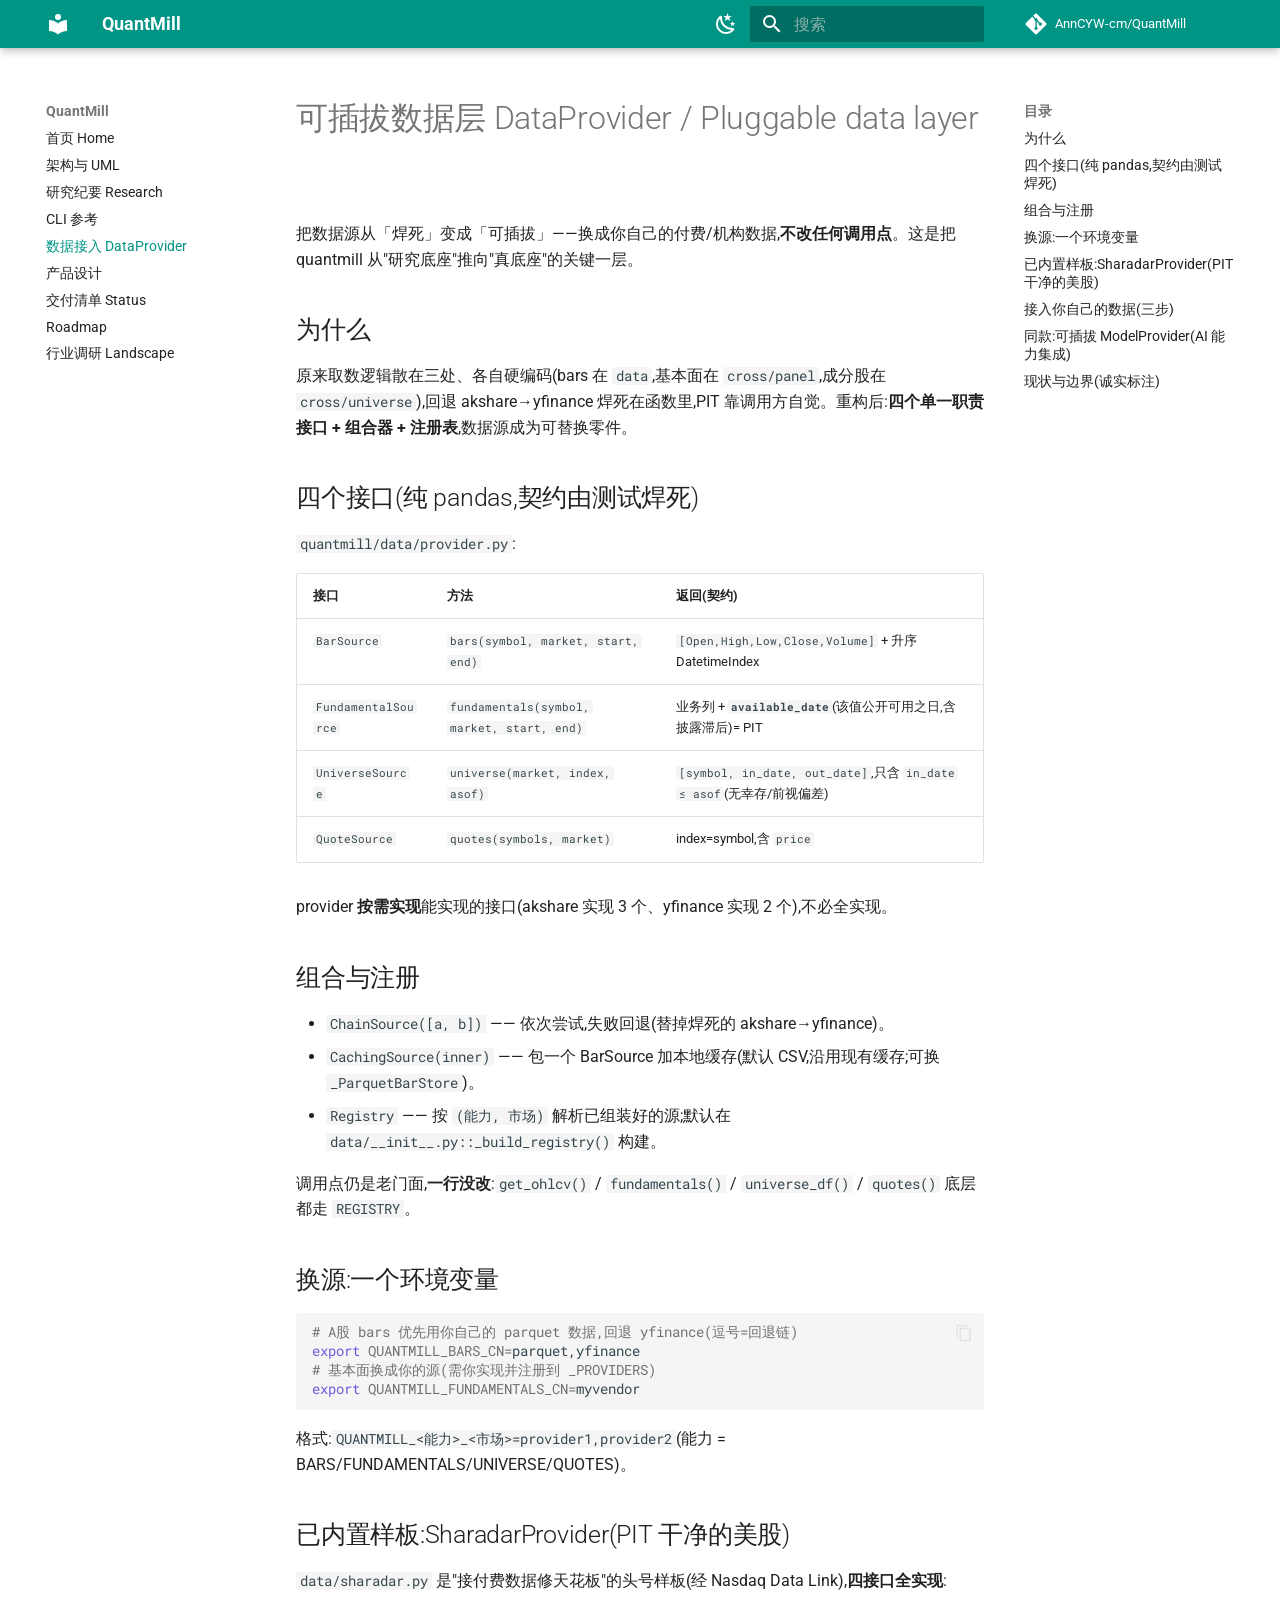
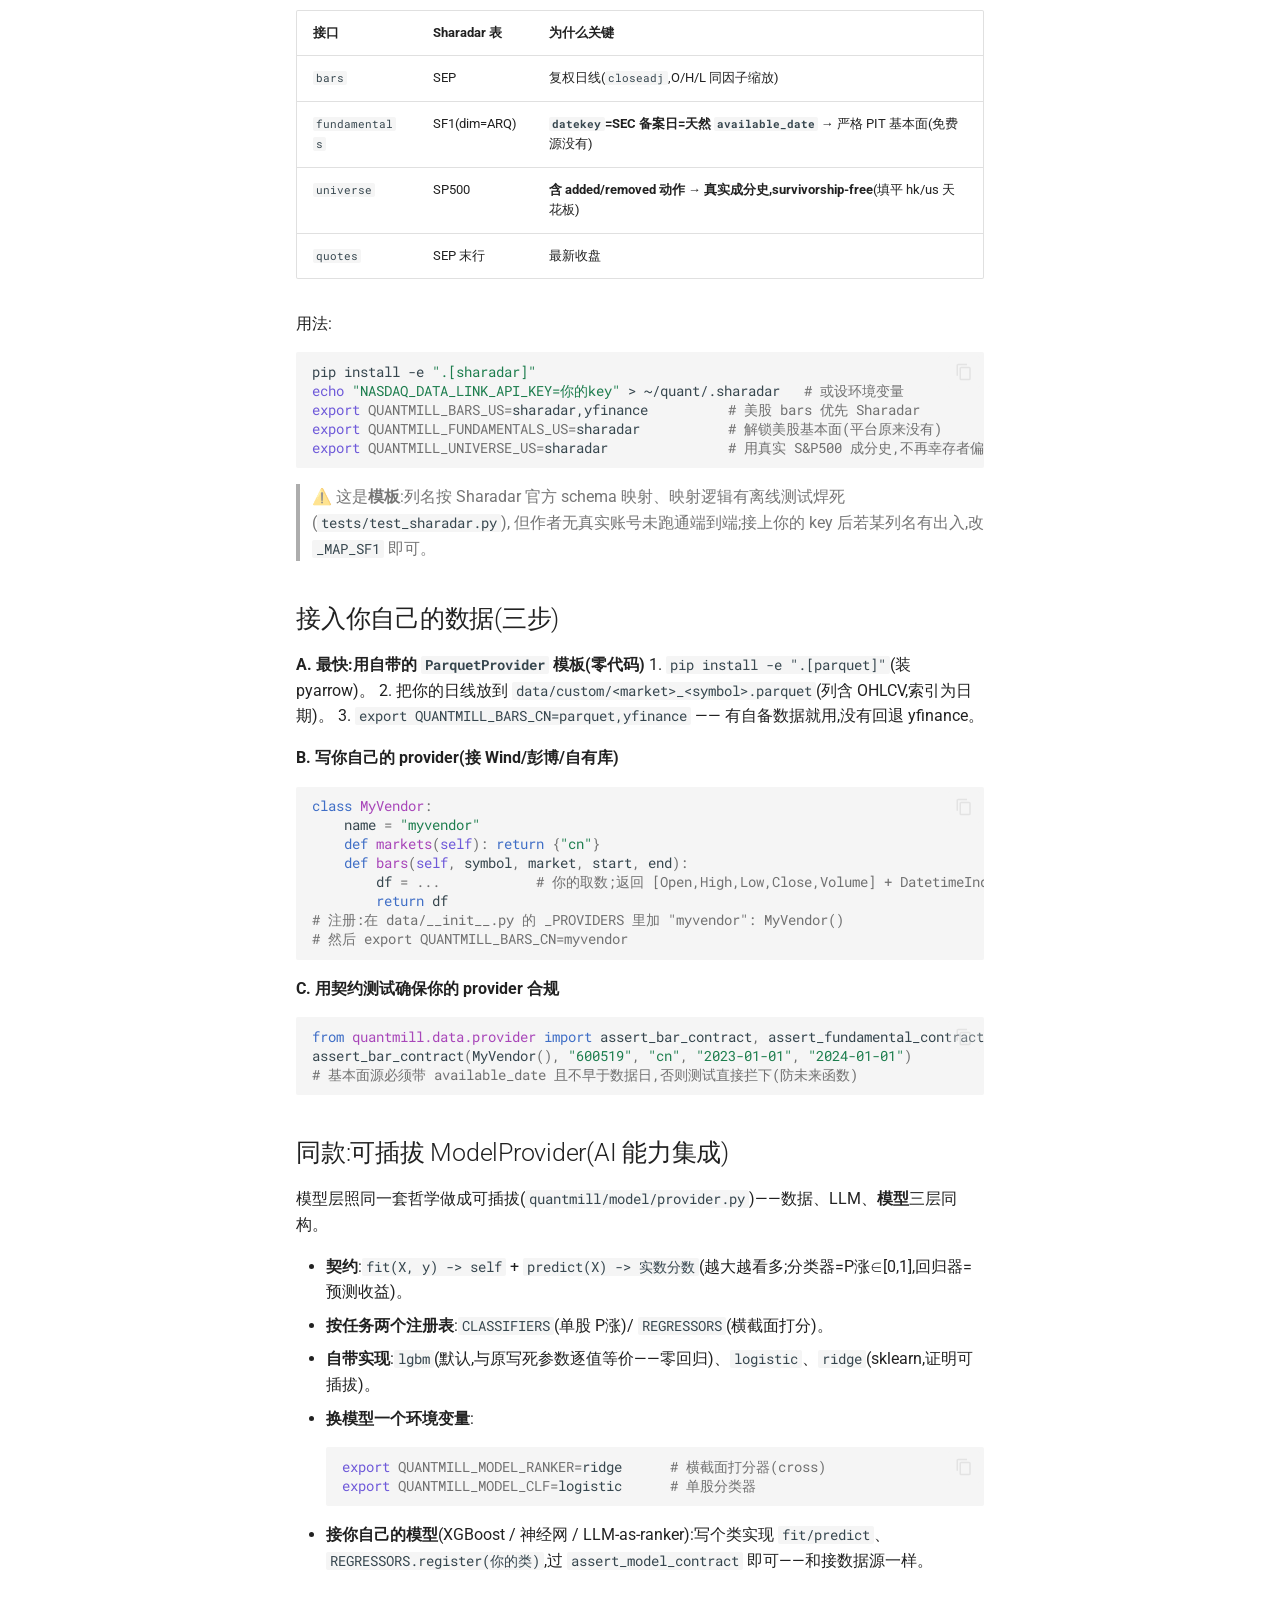
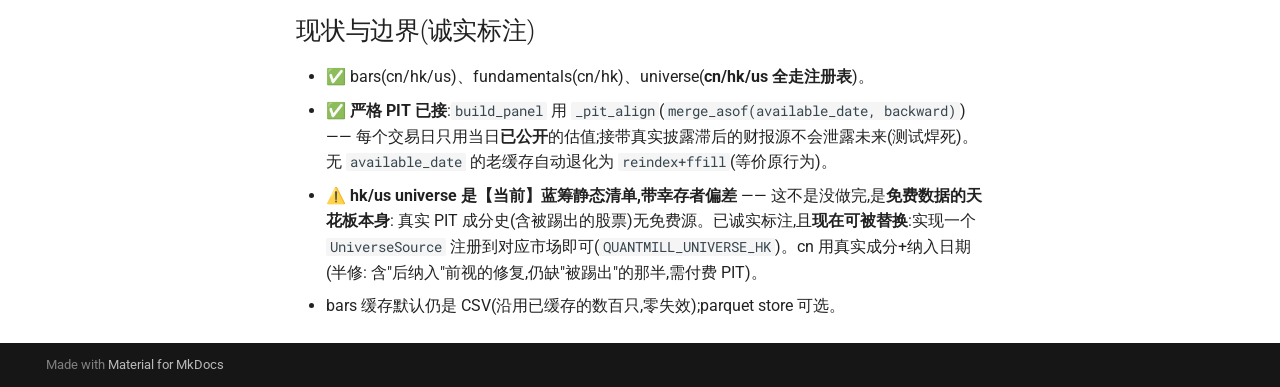
<file: DATAPROVIDER/index.html>
<!doctype html>
<html lang="zh" class="no-js">
  <head>
    
      <meta charset="utf-8">
      <meta name="viewport" content="width=device-width,initial-scale=1">
      
        <meta name="description" content="开源全链条 AI 量化平台 · 诚实优先 | Honest full-chain open-source AI quant platform">
      
      
      
        <link rel="canonical" href="https://AnnCYW-cm.github.io/QuantMill/DATAPROVIDER/">
      
      
        <link rel="prev" href="../CLI/">
      
      
        <link rel="next" href="../PRODUCT_DESIGN/">
      
      
        
      
      
      <link rel="icon" href="../assets/images/favicon.png">
      <meta name="generator" content="mkdocs-1.6.1, mkdocs-material-9.7.6">
    
    
      
        <title>数据接入 DataProvider - QuantMill</title>
      
    
    
      <link rel="stylesheet" href="../assets/stylesheets/main.484c7ddc.min.css">
      
        
        <link rel="stylesheet" href="../assets/stylesheets/palette.ab4e12ef.min.css">
      
      


    
    
      
    
    
      
        
        
        <link rel="preconnect" href="https://fonts.gstatic.com" crossorigin>
        <link rel="stylesheet" href="https://fonts.googleapis.com/css?family=Roboto:300,300i,400,400i,700,700i%7CRoboto+Mono:400,400i,700,700i&display=fallback">
        <style>:root{--md-text-font:"Roboto";--md-code-font:"Roboto Mono"}</style>
      
    
    
    <script>__md_scope=new URL("..",location),__md_hash=e=>[...e].reduce(((e,_)=>(e<<5)-e+_.charCodeAt(0)),0),__md_get=(e,_=localStorage,t=__md_scope)=>JSON.parse(_.getItem(t.pathname+"."+e)),__md_set=(e,_,t=localStorage,a=__md_scope)=>{try{t.setItem(a.pathname+"."+e,JSON.stringify(_))}catch(e){}}</script>
    
      

    
    
  </head>
  
  
    
    
      
    
    
    
    
    <body dir="ltr" data-md-color-scheme="default" data-md-color-primary="teal" data-md-color-accent="teal">
  
    
    <input class="md-toggle" data-md-toggle="drawer" type="checkbox" id="__drawer" autocomplete="off">
    <input class="md-toggle" data-md-toggle="search" type="checkbox" id="__search" autocomplete="off">
    <label class="md-overlay" for="__drawer"></label>
    <div data-md-component="skip">
      
        
        <a href="#dataprovider-pluggable-data-layer" class="md-skip">
          跳转至
        </a>
      
    </div>
    <div data-md-component="announce">
      
    </div>
    
    
      

  

<header class="md-header md-header--shadow" data-md-component="header">
  <nav class="md-header__inner md-grid" aria-label="页眉">
    <a href=".." title="QuantMill" class="md-header__button md-logo" aria-label="QuantMill" data-md-component="logo">
      
  
  <svg xmlns="http://www.w3.org/2000/svg" viewBox="0 0 24 24"><path d="M12 8a3 3 0 0 0 3-3 3 3 0 0 0-3-3 3 3 0 0 0-3 3 3 3 0 0 0 3 3m0 3.54C9.64 9.35 6.5 8 3 8v11c3.5 0 6.64 1.35 9 3.54 2.36-2.19 5.5-3.54 9-3.54V8c-3.5 0-6.64 1.35-9 3.54"/></svg>

    </a>
    <label class="md-header__button md-icon" for="__drawer">
      
      <svg xmlns="http://www.w3.org/2000/svg" viewBox="0 0 24 24"><path d="M3 6h18v2H3zm0 5h18v2H3zm0 5h18v2H3z"/></svg>
    </label>
    <div class="md-header__title" data-md-component="header-title">
      <div class="md-header__ellipsis">
        <div class="md-header__topic">
          <span class="md-ellipsis">
            QuantMill
          </span>
        </div>
        <div class="md-header__topic" data-md-component="header-topic">
          <span class="md-ellipsis">
            
              数据接入 DataProvider
            
          </span>
        </div>
      </div>
    </div>
    
      
        <form class="md-header__option" data-md-component="palette">
  
    
    
    
    <input class="md-option" data-md-color-media="" data-md-color-scheme="default" data-md-color-primary="teal" data-md-color-accent="teal"  aria-label="切换深色"  type="radio" name="__palette" id="__palette_0">
    
      <label class="md-header__button md-icon" title="切换深色" for="__palette_1" hidden>
        <svg xmlns="http://www.w3.org/2000/svg" viewBox="0 0 24 24"><path d="m17.75 4.09-2.53 1.94.91 3.06-2.63-1.81-2.63 1.81.91-3.06-2.53-1.94L12.44 4l1.06-3 1.06 3zm3.5 6.91-1.64 1.25.59 1.98-1.7-1.17-1.7 1.17.59-1.98L15.75 11l2.06-.05L18.5 9l.69 1.95zm-2.28 4.95c.83-.08 1.72 1.1 1.19 1.85-.32.45-.66.87-1.08 1.27C15.17 23 8.84 23 4.94 19.07c-3.91-3.9-3.91-10.24 0-14.14.4-.4.82-.76 1.27-1.08.75-.53 1.93.36 1.85 1.19-.27 2.86.69 5.83 2.89 8.02a9.96 9.96 0 0 0 8.02 2.89m-1.64 2.02a12.08 12.08 0 0 1-7.8-3.47c-2.17-2.19-3.33-5-3.49-7.82-2.81 3.14-2.7 7.96.31 10.98 3.02 3.01 7.84 3.12 10.98.31"/></svg>
      </label>
    
  
    
    
    
    <input class="md-option" data-md-color-media="" data-md-color-scheme="slate" data-md-color-primary="teal" data-md-color-accent="teal"  aria-label="切换浅色"  type="radio" name="__palette" id="__palette_1">
    
      <label class="md-header__button md-icon" title="切换浅色" for="__palette_0" hidden>
        <svg xmlns="http://www.w3.org/2000/svg" viewBox="0 0 24 24"><path d="M12 7a5 5 0 0 1 5 5 5 5 0 0 1-5 5 5 5 0 0 1-5-5 5 5 0 0 1 5-5m0 2a3 3 0 0 0-3 3 3 3 0 0 0 3 3 3 3 0 0 0 3-3 3 3 0 0 0-3-3m0-7 2.39 3.42C13.65 5.15 12.84 5 12 5s-1.65.15-2.39.42zM3.34 7l4.16-.35A7.2 7.2 0 0 0 5.94 8.5c-.44.74-.69 1.5-.83 2.29zm.02 10 1.76-3.77a7.131 7.131 0 0 0 2.38 4.14zM20.65 7l-1.77 3.79a7.02 7.02 0 0 0-2.38-4.15zm-.01 10-4.14.36c.59-.51 1.12-1.14 1.54-1.86.42-.73.69-1.5.83-2.29zM12 22l-2.41-3.44c.74.27 1.55.44 2.41.44.82 0 1.63-.17 2.37-.44z"/></svg>
      </label>
    
  
</form>
      
    
    
      <script>var palette=__md_get("__palette");if(palette&&palette.color){if("(prefers-color-scheme)"===palette.color.media){var media=matchMedia("(prefers-color-scheme: light)"),input=document.querySelector(media.matches?"[data-md-color-media='(prefers-color-scheme: light)']":"[data-md-color-media='(prefers-color-scheme: dark)']");palette.color.media=input.getAttribute("data-md-color-media"),palette.color.scheme=input.getAttribute("data-md-color-scheme"),palette.color.primary=input.getAttribute("data-md-color-primary"),palette.color.accent=input.getAttribute("data-md-color-accent")}for(var[key,value]of Object.entries(palette.color))document.body.setAttribute("data-md-color-"+key,value)}</script>
    
    
    
      
      
        <label class="md-header__button md-icon" for="__search">
          
          <svg xmlns="http://www.w3.org/2000/svg" viewBox="0 0 24 24"><path d="M9.5 3A6.5 6.5 0 0 1 16 9.5c0 1.61-.59 3.09-1.56 4.23l.27.27h.79l5 5-1.5 1.5-5-5v-.79l-.27-.27A6.52 6.52 0 0 1 9.5 16 6.5 6.5 0 0 1 3 9.5 6.5 6.5 0 0 1 9.5 3m0 2C7 5 5 7 5 9.5S7 14 9.5 14 14 12 14 9.5 12 5 9.5 5"/></svg>
        </label>
        <div class="md-search" data-md-component="search" role="dialog">
  <label class="md-search__overlay" for="__search"></label>
  <div class="md-search__inner" role="search">
    <form class="md-search__form" name="search">
      <input type="text" class="md-search__input" name="query" aria-label="搜索" placeholder="搜索" autocapitalize="off" autocorrect="off" autocomplete="off" spellcheck="false" data-md-component="search-query" required>
      <label class="md-search__icon md-icon" for="__search">
        
        <svg xmlns="http://www.w3.org/2000/svg" viewBox="0 0 24 24"><path d="M9.5 3A6.5 6.5 0 0 1 16 9.5c0 1.61-.59 3.09-1.56 4.23l.27.27h.79l5 5-1.5 1.5-5-5v-.79l-.27-.27A6.52 6.52 0 0 1 9.5 16 6.5 6.5 0 0 1 3 9.5 6.5 6.5 0 0 1 9.5 3m0 2C7 5 5 7 5 9.5S7 14 9.5 14 14 12 14 9.5 12 5 9.5 5"/></svg>
        
        <svg xmlns="http://www.w3.org/2000/svg" viewBox="0 0 24 24"><path d="M20 11v2H8l5.5 5.5-1.42 1.42L4.16 12l7.92-7.92L13.5 5.5 8 11z"/></svg>
      </label>
      <nav class="md-search__options" aria-label="查找">
        
        <button type="reset" class="md-search__icon md-icon" title="清空当前内容" aria-label="清空当前内容" tabindex="-1">
          
          <svg xmlns="http://www.w3.org/2000/svg" viewBox="0 0 24 24"><path d="M19 6.41 17.59 5 12 10.59 6.41 5 5 6.41 10.59 12 5 17.59 6.41 19 12 13.41 17.59 19 19 17.59 13.41 12z"/></svg>
        </button>
      </nav>
      
    </form>
    <div class="md-search__output">
      <div class="md-search__scrollwrap" tabindex="0" data-md-scrollfix>
        <div class="md-search-result" data-md-component="search-result">
          <div class="md-search-result__meta">
            正在初始化搜索引擎
          </div>
          <ol class="md-search-result__list" role="presentation"></ol>
        </div>
      </div>
    </div>
  </div>
</div>
      
    
    
      <div class="md-header__source">
        <a href="https://github.com/AnnCYW-cm/QuantMill" title="前往仓库" class="md-source" data-md-component="source">
  <div class="md-source__icon md-icon">
    
    <svg xmlns="http://www.w3.org/2000/svg" viewBox="0 0 448 512"><!--! Font Awesome Free 7.1.0 by @fontawesome - https://fontawesome.com License - https://fontawesome.com/license/free (Icons: CC BY 4.0, Fonts: SIL OFL 1.1, Code: MIT License) Copyright 2025 Fonticons, Inc.--><path d="M439.6 236.1 244 40.5c-5.4-5.5-12.8-8.5-20.4-8.5s-15 3-20.4 8.4L162.5 81l51.5 51.5c27.1-9.1 52.7 16.8 43.4 43.7l49.7 49.7c34.2-11.8 61.2 31 35.5 56.7-26.5 26.5-70.2-2.9-56-37.3L240.3 199v121.9c25.3 12.5 22.3 41.8 9.1 55-6.4 6.4-15.2 10.1-24.3 10.1s-17.8-3.6-24.3-10.1c-17.6-17.6-11.1-46.9 11.2-56v-123c-20.8-8.5-24.6-30.7-18.6-45L142.6 101 8.5 235.1C3 240.6 0 247.9 0 255.5s3 15 8.5 20.4l195.6 195.7c5.4 5.4 12.7 8.4 20.4 8.4s15-3 20.4-8.4l194.7-194.7c5.4-5.4 8.4-12.8 8.4-20.4s-3-15-8.4-20.4"/></svg>
  </div>
  <div class="md-source__repository">
    AnnCYW-cm/QuantMill
  </div>
</a>
      </div>
    
  </nav>
  
</header>
    
    <div class="md-container" data-md-component="container">
      
      
        
          
        
      
      <main class="md-main" data-md-component="main">
        <div class="md-main__inner md-grid">
          
            
              
              <div class="md-sidebar md-sidebar--primary" data-md-component="sidebar" data-md-type="navigation" >
                <div class="md-sidebar__scrollwrap">
                  <div class="md-sidebar__inner">
                    



<nav class="md-nav md-nav--primary" aria-label="导航栏" data-md-level="0">
  <label class="md-nav__title" for="__drawer">
    <a href=".." title="QuantMill" class="md-nav__button md-logo" aria-label="QuantMill" data-md-component="logo">
      
  
  <svg xmlns="http://www.w3.org/2000/svg" viewBox="0 0 24 24"><path d="M12 8a3 3 0 0 0 3-3 3 3 0 0 0-3-3 3 3 0 0 0-3 3 3 3 0 0 0 3 3m0 3.54C9.64 9.35 6.5 8 3 8v11c3.5 0 6.64 1.35 9 3.54 2.36-2.19 5.5-3.54 9-3.54V8c-3.5 0-6.64 1.35-9 3.54"/></svg>

    </a>
    QuantMill
  </label>
  
    <div class="md-nav__source">
      <a href="https://github.com/AnnCYW-cm/QuantMill" title="前往仓库" class="md-source" data-md-component="source">
  <div class="md-source__icon md-icon">
    
    <svg xmlns="http://www.w3.org/2000/svg" viewBox="0 0 448 512"><!--! Font Awesome Free 7.1.0 by @fontawesome - https://fontawesome.com License - https://fontawesome.com/license/free (Icons: CC BY 4.0, Fonts: SIL OFL 1.1, Code: MIT License) Copyright 2025 Fonticons, Inc.--><path d="M439.6 236.1 244 40.5c-5.4-5.5-12.8-8.5-20.4-8.5s-15 3-20.4 8.4L162.5 81l51.5 51.5c27.1-9.1 52.7 16.8 43.4 43.7l49.7 49.7c34.2-11.8 61.2 31 35.5 56.7-26.5 26.5-70.2-2.9-56-37.3L240.3 199v121.9c25.3 12.5 22.3 41.8 9.1 55-6.4 6.4-15.2 10.1-24.3 10.1s-17.8-3.6-24.3-10.1c-17.6-17.6-11.1-46.9 11.2-56v-123c-20.8-8.5-24.6-30.7-18.6-45L142.6 101 8.5 235.1C3 240.6 0 247.9 0 255.5s3 15 8.5 20.4l195.6 195.7c5.4 5.4 12.7 8.4 20.4 8.4s15-3 20.4-8.4l194.7-194.7c5.4-5.4 8.4-12.8 8.4-20.4s-3-15-8.4-20.4"/></svg>
  </div>
  <div class="md-source__repository">
    AnnCYW-cm/QuantMill
  </div>
</a>
    </div>
  
  <ul class="md-nav__list" data-md-scrollfix>
    
      
      
  
  
  
  
    <li class="md-nav__item">
      <a href=".." class="md-nav__link">
        
  
  
  <span class="md-ellipsis">
    
  
    首页 Home
  

    
  </span>
  
  

      </a>
    </li>
  

    
      
      
  
  
  
  
    <li class="md-nav__item">
      <a href="../ARCHITECTURE/" class="md-nav__link">
        
  
  
  <span class="md-ellipsis">
    
  
    架构与 UML
  

    
  </span>
  
  

      </a>
    </li>
  

    
      
      
  
  
  
  
    <li class="md-nav__item">
      <a href="../RESEARCH_NOTES/" class="md-nav__link">
        
  
  
  <span class="md-ellipsis">
    
  
    研究纪要 Research
  

    
  </span>
  
  

      </a>
    </li>
  

    
      
      
  
  
  
  
    <li class="md-nav__item">
      <a href="../CLI/" class="md-nav__link">
        
  
  
  <span class="md-ellipsis">
    
  
    CLI 参考
  

    
  </span>
  
  

      </a>
    </li>
  

    
      
      
  
  
    
  
  
  
    <li class="md-nav__item md-nav__item--active">
      
      <input class="md-nav__toggle md-toggle" type="checkbox" id="__toc">
      
      
        
      
      
        <label class="md-nav__link md-nav__link--active" for="__toc">
          
  
  
  <span class="md-ellipsis">
    
  
    数据接入 DataProvider
  

    
  </span>
  
  

          <span class="md-nav__icon md-icon"></span>
        </label>
      
      <a href="./" class="md-nav__link md-nav__link--active">
        
  
  
  <span class="md-ellipsis">
    
  
    数据接入 DataProvider
  

    
  </span>
  
  

      </a>
      
        

<nav class="md-nav md-nav--secondary" aria-label="目录">
  
  
  
    
  
  
    <label class="md-nav__title" for="__toc">
      <span class="md-nav__icon md-icon"></span>
      目录
    </label>
    <ul class="md-nav__list" data-md-component="toc" data-md-scrollfix>
      
        <li class="md-nav__item">
  <a href="#_1" class="md-nav__link">
    <span class="md-ellipsis">
      
        为什么
      
    </span>
  </a>
  
</li>
      
        <li class="md-nav__item">
  <a href="#pandas" class="md-nav__link">
    <span class="md-ellipsis">
      
        四个接口(纯 pandas,契约由测试焊死)
      
    </span>
  </a>
  
</li>
      
        <li class="md-nav__item">
  <a href="#_2" class="md-nav__link">
    <span class="md-ellipsis">
      
        组合与注册
      
    </span>
  </a>
  
</li>
      
        <li class="md-nav__item">
  <a href="#_3" class="md-nav__link">
    <span class="md-ellipsis">
      
        换源:一个环境变量
      
    </span>
  </a>
  
</li>
      
        <li class="md-nav__item">
  <a href="#sharadarproviderpit" class="md-nav__link">
    <span class="md-ellipsis">
      
        已内置样板:SharadarProvider(PIT 干净的美股)
      
    </span>
  </a>
  
</li>
      
        <li class="md-nav__item">
  <a href="#_4" class="md-nav__link">
    <span class="md-ellipsis">
      
        接入你自己的数据(三步)
      
    </span>
  </a>
  
</li>
      
        <li class="md-nav__item">
  <a href="#modelproviderai" class="md-nav__link">
    <span class="md-ellipsis">
      
        同款:可插拔 ModelProvider(AI 能力集成)
      
    </span>
  </a>
  
</li>
      
        <li class="md-nav__item">
  <a href="#_5" class="md-nav__link">
    <span class="md-ellipsis">
      
        现状与边界(诚实标注)
      
    </span>
  </a>
  
</li>
      
    </ul>
  
</nav>
      
    </li>
  

    
      
      
  
  
  
  
    <li class="md-nav__item">
      <a href="../PRODUCT_DESIGN/" class="md-nav__link">
        
  
  
  <span class="md-ellipsis">
    
  
    产品设计
  

    
  </span>
  
  

      </a>
    </li>
  

    
      
      
  
  
  
  
    <li class="md-nav__item">
      <a href="../STATUS/" class="md-nav__link">
        
  
  
  <span class="md-ellipsis">
    
  
    交付清单 Status
  

    
  </span>
  
  

      </a>
    </li>
  

    
      
      
  
  
  
  
    <li class="md-nav__item">
      <a href="../ROADMAP/" class="md-nav__link">
        
  
  
  <span class="md-ellipsis">
    
  
    Roadmap
  

    
  </span>
  
  

      </a>
    </li>
  

    
      
      
  
  
  
  
    <li class="md-nav__item">
      <a href="../ai-quant-landscape/" class="md-nav__link">
        
  
  
  <span class="md-ellipsis">
    
  
    行业调研 Landscape
  

    
  </span>
  
  

      </a>
    </li>
  

    
  </ul>
</nav>
                  </div>
                </div>
              </div>
            
            
              
              <div class="md-sidebar md-sidebar--secondary" data-md-component="sidebar" data-md-type="toc" >
                <div class="md-sidebar__scrollwrap">
                  <div class="md-sidebar__inner">
                    

<nav class="md-nav md-nav--secondary" aria-label="目录">
  
  
  
    
  
  
    <label class="md-nav__title" for="__toc">
      <span class="md-nav__icon md-icon"></span>
      目录
    </label>
    <ul class="md-nav__list" data-md-component="toc" data-md-scrollfix>
      
        <li class="md-nav__item">
  <a href="#_1" class="md-nav__link">
    <span class="md-ellipsis">
      
        为什么
      
    </span>
  </a>
  
</li>
      
        <li class="md-nav__item">
  <a href="#pandas" class="md-nav__link">
    <span class="md-ellipsis">
      
        四个接口(纯 pandas,契约由测试焊死)
      
    </span>
  </a>
  
</li>
      
        <li class="md-nav__item">
  <a href="#_2" class="md-nav__link">
    <span class="md-ellipsis">
      
        组合与注册
      
    </span>
  </a>
  
</li>
      
        <li class="md-nav__item">
  <a href="#_3" class="md-nav__link">
    <span class="md-ellipsis">
      
        换源:一个环境变量
      
    </span>
  </a>
  
</li>
      
        <li class="md-nav__item">
  <a href="#sharadarproviderpit" class="md-nav__link">
    <span class="md-ellipsis">
      
        已内置样板:SharadarProvider(PIT 干净的美股)
      
    </span>
  </a>
  
</li>
      
        <li class="md-nav__item">
  <a href="#_4" class="md-nav__link">
    <span class="md-ellipsis">
      
        接入你自己的数据(三步)
      
    </span>
  </a>
  
</li>
      
        <li class="md-nav__item">
  <a href="#modelproviderai" class="md-nav__link">
    <span class="md-ellipsis">
      
        同款:可插拔 ModelProvider(AI 能力集成)
      
    </span>
  </a>
  
</li>
      
        <li class="md-nav__item">
  <a href="#_5" class="md-nav__link">
    <span class="md-ellipsis">
      
        现状与边界(诚实标注)
      
    </span>
  </a>
  
</li>
      
    </ul>
  
</nav>
                  </div>
                </div>
              </div>
            
          
          
            <div class="md-content" data-md-component="content">
              
              <article class="md-content__inner md-typeset">
                
                  


  
  


<h1 id="dataprovider-pluggable-data-layer">可插拔数据层 DataProvider / Pluggable data layer<a class="headerlink" href="#dataprovider-pluggable-data-layer" title="Permanent link">&para;</a></h1>
<p>把数据源从「焊死」变成「可插拔」——换成你自己的付费/机构数据,<strong>不改任何调用点</strong>。这是把 quantmill 从"研究底座"推向"真底座"的关键一层。</p>
<h2 id="_1">为什么<a class="headerlink" href="#_1" title="Permanent link">&para;</a></h2>
<p>原来取数逻辑散在三处、各自硬编码(bars 在 <code>data</code>,基本面在 <code>cross/panel</code>,成分股在 <code>cross/universe</code>),回退 akshare→yfinance 焊死在函数里,PIT 靠调用方自觉。重构后:<strong>四个单一职责接口 + 组合器 + 注册表</strong>,数据源成为可替换零件。</p>
<h2 id="pandas">四个接口(纯 pandas,契约由测试焊死)<a class="headerlink" href="#pandas" title="Permanent link">&para;</a></h2>
<p><code>quantmill/data/provider.py</code>:</p>
<table>
<thead>
<tr>
<th>接口</th>
<th>方法</th>
<th>返回(契约)</th>
</tr>
</thead>
<tbody>
<tr>
<td><code>BarSource</code></td>
<td><code>bars(symbol, market, start, end)</code></td>
<td><code>[Open,High,Low,Close,Volume]</code> + 升序 DatetimeIndex</td>
</tr>
<tr>
<td><code>FundamentalSource</code></td>
<td><code>fundamentals(symbol, market, start, end)</code></td>
<td>业务列 + <strong><code>available_date</code></strong>(该值公开可用之日,含披露滞后)= PIT</td>
</tr>
<tr>
<td><code>UniverseSource</code></td>
<td><code>universe(market, index, asof)</code></td>
<td><code>[symbol, in_date, out_date]</code>,只含 <code>in_date ≤ asof</code>(无幸存/前视偏差)</td>
</tr>
<tr>
<td><code>QuoteSource</code></td>
<td><code>quotes(symbols, market)</code></td>
<td>index=symbol,含 <code>price</code></td>
</tr>
</tbody>
</table>
<p>provider <strong>按需实现</strong>能实现的接口(akshare 实现 3 个、yfinance 实现 2 个),不必全实现。</p>
<h2 id="_2">组合与注册<a class="headerlink" href="#_2" title="Permanent link">&para;</a></h2>
<ul>
<li><code>ChainSource([a, b])</code> —— 依次尝试,失败回退(替掉焊死的 akshare→yfinance)。</li>
<li><code>CachingSource(inner)</code> —— 包一个 BarSource 加本地缓存(默认 CSV,沿用现有缓存;可换 <code>_ParquetBarStore</code>)。</li>
<li><code>Registry</code> —— 按 <code>(能力, 市场)</code> 解析已组装好的源;默认在 <code>data/__init__.py::_build_registry()</code> 构建。</li>
</ul>
<p>调用点仍是老门面,<strong>一行没改</strong>:<code>get_ohlcv()</code> / <code>fundamentals()</code> / <code>universe_df()</code> / <code>quotes()</code> 底层都走 <code>REGISTRY</code>。</p>
<h2 id="_3">换源:一个环境变量<a class="headerlink" href="#_3" title="Permanent link">&para;</a></h2>
<p><div class="highlight"><pre><span></span><code><span class="c1"># A股 bars 优先用你自己的 parquet 数据,回退 yfinance(逗号=回退链)</span>
<span class="nb">export</span><span class="w"> </span><span class="nv">QUANTMILL_BARS_CN</span><span class="o">=</span>parquet,yfinance
<span class="c1"># 基本面换成你的源(需你实现并注册到 _PROVIDERS)</span>
<span class="nb">export</span><span class="w"> </span><span class="nv">QUANTMILL_FUNDAMENTALS_CN</span><span class="o">=</span>myvendor
</code></pre></div>
格式:<code>QUANTMILL_&lt;能力&gt;_&lt;市场&gt;=provider1,provider2</code>(能力 = BARS/FUNDAMENTALS/UNIVERSE/QUOTES)。</p>
<h2 id="sharadarproviderpit">已内置样板:SharadarProvider(PIT 干净的美股)<a class="headerlink" href="#sharadarproviderpit" title="Permanent link">&para;</a></h2>
<p><code>data/sharadar.py</code> 是"接付费数据修天花板"的头号样板(经 Nasdaq Data Link),<strong>四接口全实现</strong>:</p>
<table>
<thead>
<tr>
<th>接口</th>
<th>Sharadar 表</th>
<th>为什么关键</th>
</tr>
</thead>
<tbody>
<tr>
<td><code>bars</code></td>
<td>SEP</td>
<td>复权日线(<code>closeadj</code>,O/H/L 同因子缩放)</td>
</tr>
<tr>
<td><code>fundamentals</code></td>
<td>SF1(dim=ARQ)</td>
<td><strong><code>datekey</code>=SEC 备案日=天然 <code>available_date</code></strong> → 严格 PIT 基本面(免费源没有)</td>
</tr>
<tr>
<td><code>universe</code></td>
<td>SP500</td>
<td><strong>含 added/removed 动作 → 真实成分史,survivorship-free</strong>(填平 hk/us 天花板)</td>
</tr>
<tr>
<td><code>quotes</code></td>
<td>SEP 末行</td>
<td>最新收盘</td>
</tr>
</tbody>
</table>
<p>用法:
<div class="highlight"><pre><span></span><code>pip<span class="w"> </span>install<span class="w"> </span>-e<span class="w"> </span><span class="s2">&quot;.[sharadar]&quot;</span>
<span class="nb">echo</span><span class="w"> </span><span class="s2">&quot;NASDAQ_DATA_LINK_API_KEY=你的key&quot;</span><span class="w"> </span>&gt;<span class="w"> </span>~/quant/.sharadar<span class="w">   </span><span class="c1"># 或设环境变量</span>
<span class="nb">export</span><span class="w"> </span><span class="nv">QUANTMILL_BARS_US</span><span class="o">=</span>sharadar,yfinance<span class="w">          </span><span class="c1"># 美股 bars 优先 Sharadar</span>
<span class="nb">export</span><span class="w"> </span><span class="nv">QUANTMILL_FUNDAMENTALS_US</span><span class="o">=</span>sharadar<span class="w">           </span><span class="c1"># 解锁美股基本面(平台原来没有)</span>
<span class="nb">export</span><span class="w"> </span><span class="nv">QUANTMILL_UNIVERSE_US</span><span class="o">=</span>sharadar<span class="w">               </span><span class="c1"># 用真实 S&amp;P500 成分史,不再幸存者偏差</span>
</code></pre></div></p>
<blockquote>
<p>⚠️ 这是<strong>模板</strong>:列名按 Sharadar 官方 schema 映射、映射逻辑有离线测试焊死(<code>tests/test_sharadar.py</code>),
但作者无真实账号未跑通端到端;接上你的 key 后若某列名有出入,改 <code>_MAP_SF1</code> 即可。</p>
</blockquote>
<h2 id="_4">接入你自己的数据(三步)<a class="headerlink" href="#_4" title="Permanent link">&para;</a></h2>
<p><strong>A. 最快:用自带的 <code>ParquetProvider</code> 模板(零代码)</strong>
1. <code>pip install -e ".[parquet]"</code>(装 pyarrow)。
2. 把你的日线放到 <code>data/custom/&lt;market&gt;_&lt;symbol&gt;.parquet</code>(列含 OHLCV,索引为日期)。
3. <code>export QUANTMILL_BARS_CN=parquet,yfinance</code> —— 有自备数据就用,没有回退 yfinance。</p>
<p><strong>B. 写你自己的 provider(接 Wind/彭博/自有库)</strong>
<div class="highlight"><pre><span></span><code><span class="k">class</span><span class="w"> </span><span class="nc">MyVendor</span><span class="p">:</span>
    <span class="n">name</span> <span class="o">=</span> <span class="s2">&quot;myvendor&quot;</span>
    <span class="k">def</span><span class="w"> </span><span class="nf">markets</span><span class="p">(</span><span class="bp">self</span><span class="p">):</span> <span class="k">return</span> <span class="p">{</span><span class="s2">&quot;cn&quot;</span><span class="p">}</span>
    <span class="k">def</span><span class="w"> </span><span class="nf">bars</span><span class="p">(</span><span class="bp">self</span><span class="p">,</span> <span class="n">symbol</span><span class="p">,</span> <span class="n">market</span><span class="p">,</span> <span class="n">start</span><span class="p">,</span> <span class="n">end</span><span class="p">):</span>
        <span class="n">df</span> <span class="o">=</span> <span class="o">...</span>            <span class="c1"># 你的取数;返回 [Open,High,Low,Close,Volume] + DatetimeIndex</span>
        <span class="k">return</span> <span class="n">df</span>
<span class="c1"># 注册:在 data/__init__.py 的 _PROVIDERS 里加 &quot;myvendor&quot;: MyVendor()</span>
<span class="c1"># 然后 export QUANTMILL_BARS_CN=myvendor</span>
</code></pre></div></p>
<p><strong>C. 用契约测试确保你的 provider 合规</strong>
<div class="highlight"><pre><span></span><code><span class="kn">from</span><span class="w"> </span><span class="nn">quantmill.data.provider</span><span class="w"> </span><span class="kn">import</span> <span class="n">assert_bar_contract</span><span class="p">,</span> <span class="n">assert_fundamental_contract</span>
<span class="n">assert_bar_contract</span><span class="p">(</span><span class="n">MyVendor</span><span class="p">(),</span> <span class="s2">&quot;600519&quot;</span><span class="p">,</span> <span class="s2">&quot;cn&quot;</span><span class="p">,</span> <span class="s2">&quot;2023-01-01&quot;</span><span class="p">,</span> <span class="s2">&quot;2024-01-01&quot;</span><span class="p">)</span>
<span class="c1"># 基本面源必须带 available_date 且不早于数据日,否则测试直接拦下(防未来函数)</span>
</code></pre></div></p>
<h2 id="modelproviderai">同款:可插拔 ModelProvider(AI 能力集成)<a class="headerlink" href="#modelproviderai" title="Permanent link">&para;</a></h2>
<p>模型层照同一套哲学做成可插拔(<code>quantmill/model/provider.py</code>)——数据、LLM、<strong>模型</strong>三层同构。</p>
<ul>
<li><strong>契约</strong>:<code>fit(X, y) -&gt; self</code> + <code>predict(X) -&gt; 实数分数</code>(越大越看多;分类器=P涨∈[0,1],回归器=预测收益)。</li>
<li><strong>按任务两个注册表</strong>:<code>CLASSIFIERS</code>(单股 P涨)/ <code>REGRESSORS</code>(横截面打分)。</li>
<li><strong>自带实现</strong>:<code>lgbm</code>(默认,与原写死参数逐值等价——零回归)、<code>logistic</code>、<code>ridge</code>(sklearn,证明可插拔)。</li>
<li><strong>换模型一个环境变量</strong>:
  <div class="highlight"><pre><span></span><code><span class="nb">export</span><span class="w"> </span><span class="nv">QUANTMILL_MODEL_RANKER</span><span class="o">=</span>ridge<span class="w">      </span><span class="c1"># 横截面打分器(cross)</span>
<span class="nb">export</span><span class="w"> </span><span class="nv">QUANTMILL_MODEL_CLF</span><span class="o">=</span>logistic<span class="w">      </span><span class="c1"># 单股分类器</span>
</code></pre></div></li>
<li><strong>接你自己的模型</strong>(XGBoost / 神经网 / LLM-as-ranker):写个类实现 <code>fit/predict</code>、
  <code>REGRESSORS.register(你的类)</code>,过 <code>assert_model_contract</code> 即可——和接数据源一样。</li>
</ul>
<h2 id="_5">现状与边界(诚实标注)<a class="headerlink" href="#_5" title="Permanent link">&para;</a></h2>
<ul>
<li>✅ bars(cn/hk/us)、fundamentals(cn/hk)、universe(<strong>cn/hk/us 全走注册表</strong>)。</li>
<li>✅ <strong>严格 PIT 已接</strong>:<code>build_panel</code> 用 <code>_pit_align</code>(<code>merge_asof(available_date, backward)</code>)——
  每个交易日只用当日<strong>已公开</strong>的估值;接带真实披露滞后的财报源不会泄露未来(测试焊死)。
  无 <code>available_date</code> 的老缓存自动退化为 <code>reindex+ffill</code>(等价原行为)。</li>
<li>⚠️ <strong>hk/us universe 是【当前】蓝筹静态清单,带幸存者偏差</strong> —— 这不是没做完,是<strong>免费数据的天花板本身</strong>:
  真实 PIT 成分史(含被踢出的股票)无免费源。已诚实标注,且<strong>现在可被替换</strong>:实现一个
  <code>UniverseSource</code> 注册到对应市场即可(<code>QUANTMILL_UNIVERSE_HK</code>)。cn 用真实成分+纳入日期(半修:
  含"后纳入"前视的修复,仍缺"被踢出"的那半,需付费 PIT)。</li>
<li>bars 缓存默认仍是 CSV(沿用已缓存的数百只,零失效);parquet store 可选。</li>
</ul>












                
              </article>
            </div>
          
          
<script>var target=document.getElementById(location.hash.slice(1));target&&target.name&&(target.checked=target.name.startsWith("__tabbed_"))</script>
        </div>
        
          <button type="button" class="md-top md-icon" data-md-component="top" hidden>
  
  <svg xmlns="http://www.w3.org/2000/svg" viewBox="0 0 24 24"><path d="M13 20h-2V8l-5.5 5.5-1.42-1.42L12 4.16l7.92 7.92-1.42 1.42L13 8z"/></svg>
  回到页面顶部
</button>
        
      </main>
      
        <footer class="md-footer">
  
  <div class="md-footer-meta md-typeset">
    <div class="md-footer-meta__inner md-grid">
      <div class="md-copyright">
  
  
    Made with
    <a href="https://squidfunk.github.io/mkdocs-material/" target="_blank" rel="noopener">
      Material for MkDocs
    </a>
  
</div>
      
    </div>
  </div>
</footer>
      
    </div>
    <div class="md-dialog" data-md-component="dialog">
      <div class="md-dialog__inner md-typeset"></div>
    </div>
    
    
    
      
      
      <script id="__config" type="application/json">{"annotate": null, "base": "..", "features": ["navigation.sections", "navigation.top", "content.code.copy", "search.highlight"], "search": "../assets/javascripts/workers/search.2c215733.min.js", "tags": null, "translations": {"clipboard.copied": "\u5df2\u590d\u5236", "clipboard.copy": "\u590d\u5236", "search.result.more.one": "\u5728\u8be5\u9875\u4e0a\u8fd8\u6709 1 \u4e2a\u7b26\u5408\u6761\u4ef6\u7684\u7ed3\u679c", "search.result.more.other": "\u5728\u8be5\u9875\u4e0a\u8fd8\u6709 # \u4e2a\u7b26\u5408\u6761\u4ef6\u7684\u7ed3\u679c", "search.result.none": "\u6ca1\u6709\u627e\u5230\u7b26\u5408\u6761\u4ef6\u7684\u7ed3\u679c", "search.result.one": "\u627e\u5230 1 \u4e2a\u7b26\u5408\u6761\u4ef6\u7684\u7ed3\u679c", "search.result.other": "# \u4e2a\u7b26\u5408\u6761\u4ef6\u7684\u7ed3\u679c", "search.result.placeholder": "\u952e\u5165\u4ee5\u5f00\u59cb\u641c\u7d22", "search.result.term.missing": "\u7f3a\u5c11", "select.version": "\u9009\u62e9\u5f53\u524d\u7248\u672c"}, "version": null}</script>
    
    
      <script src="../assets/javascripts/bundle.79ae519e.min.js"></script>
      
    
  </body>
</html>
</file>
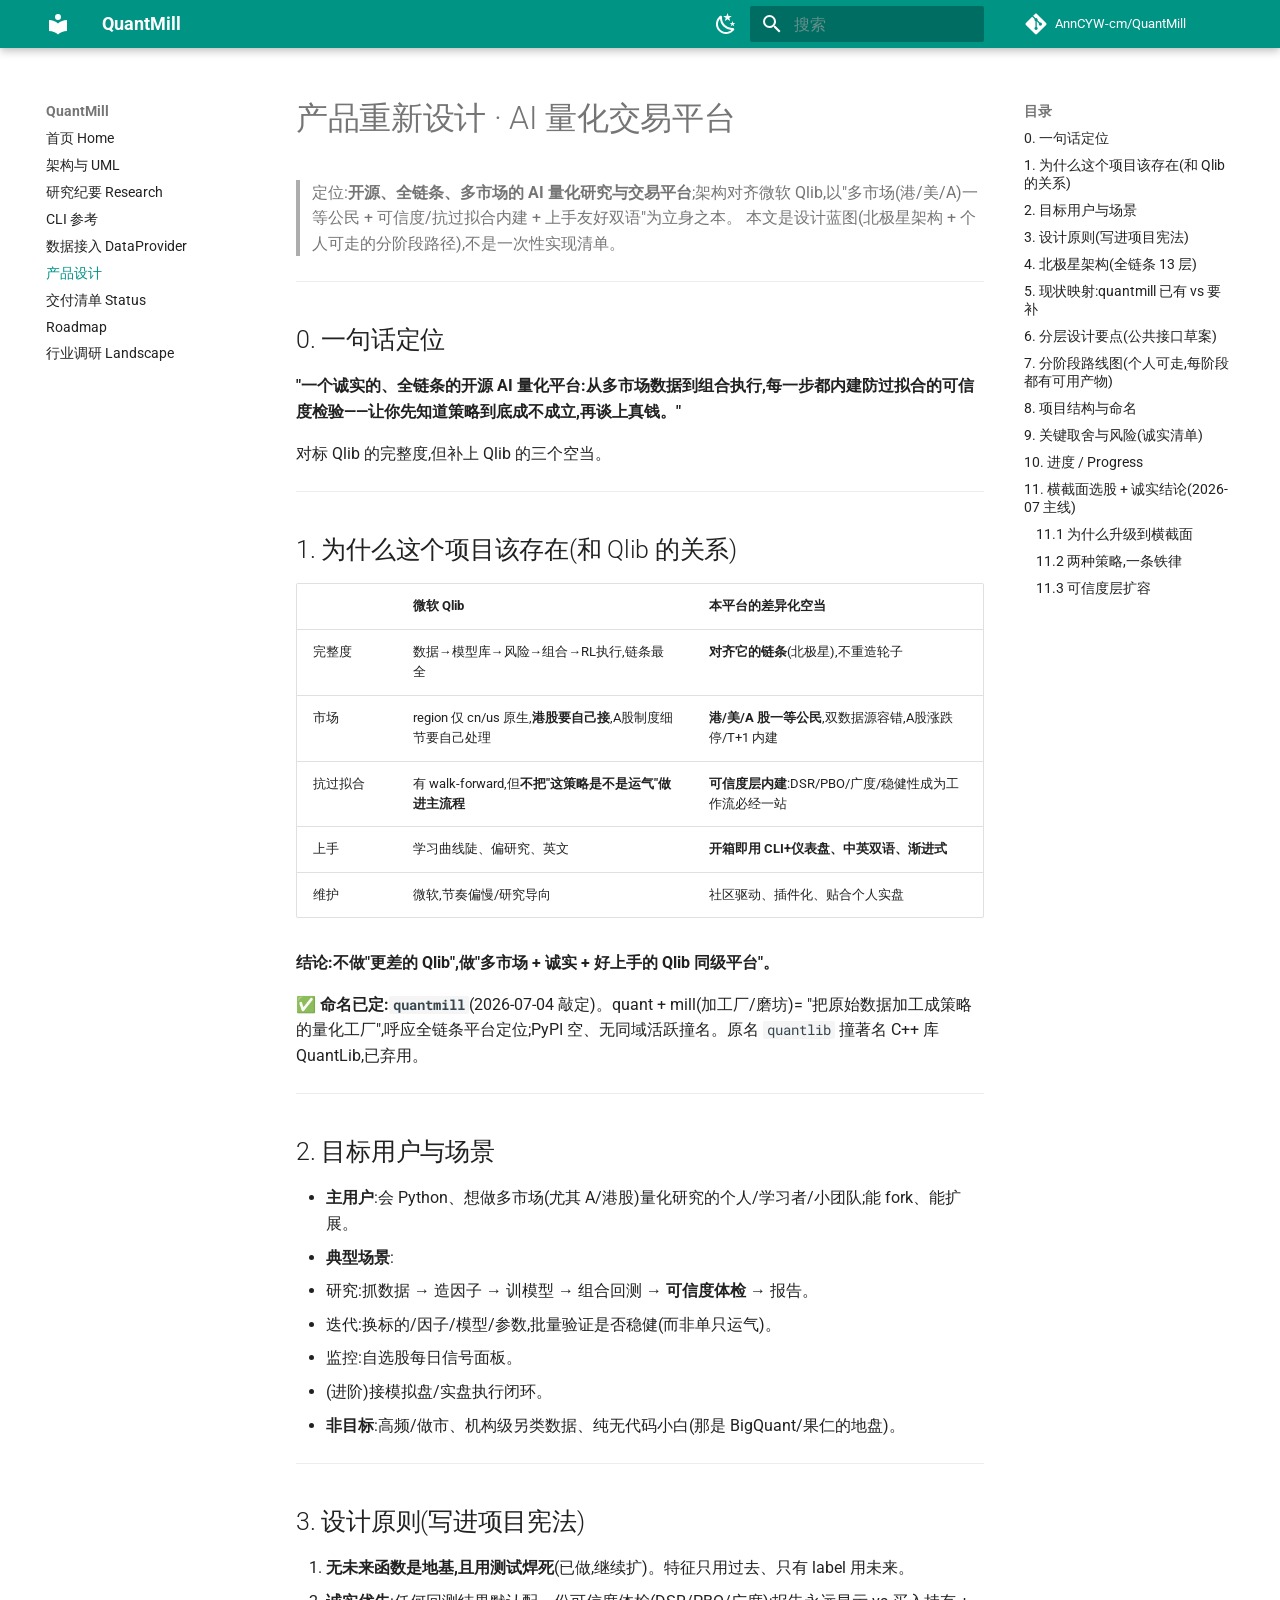
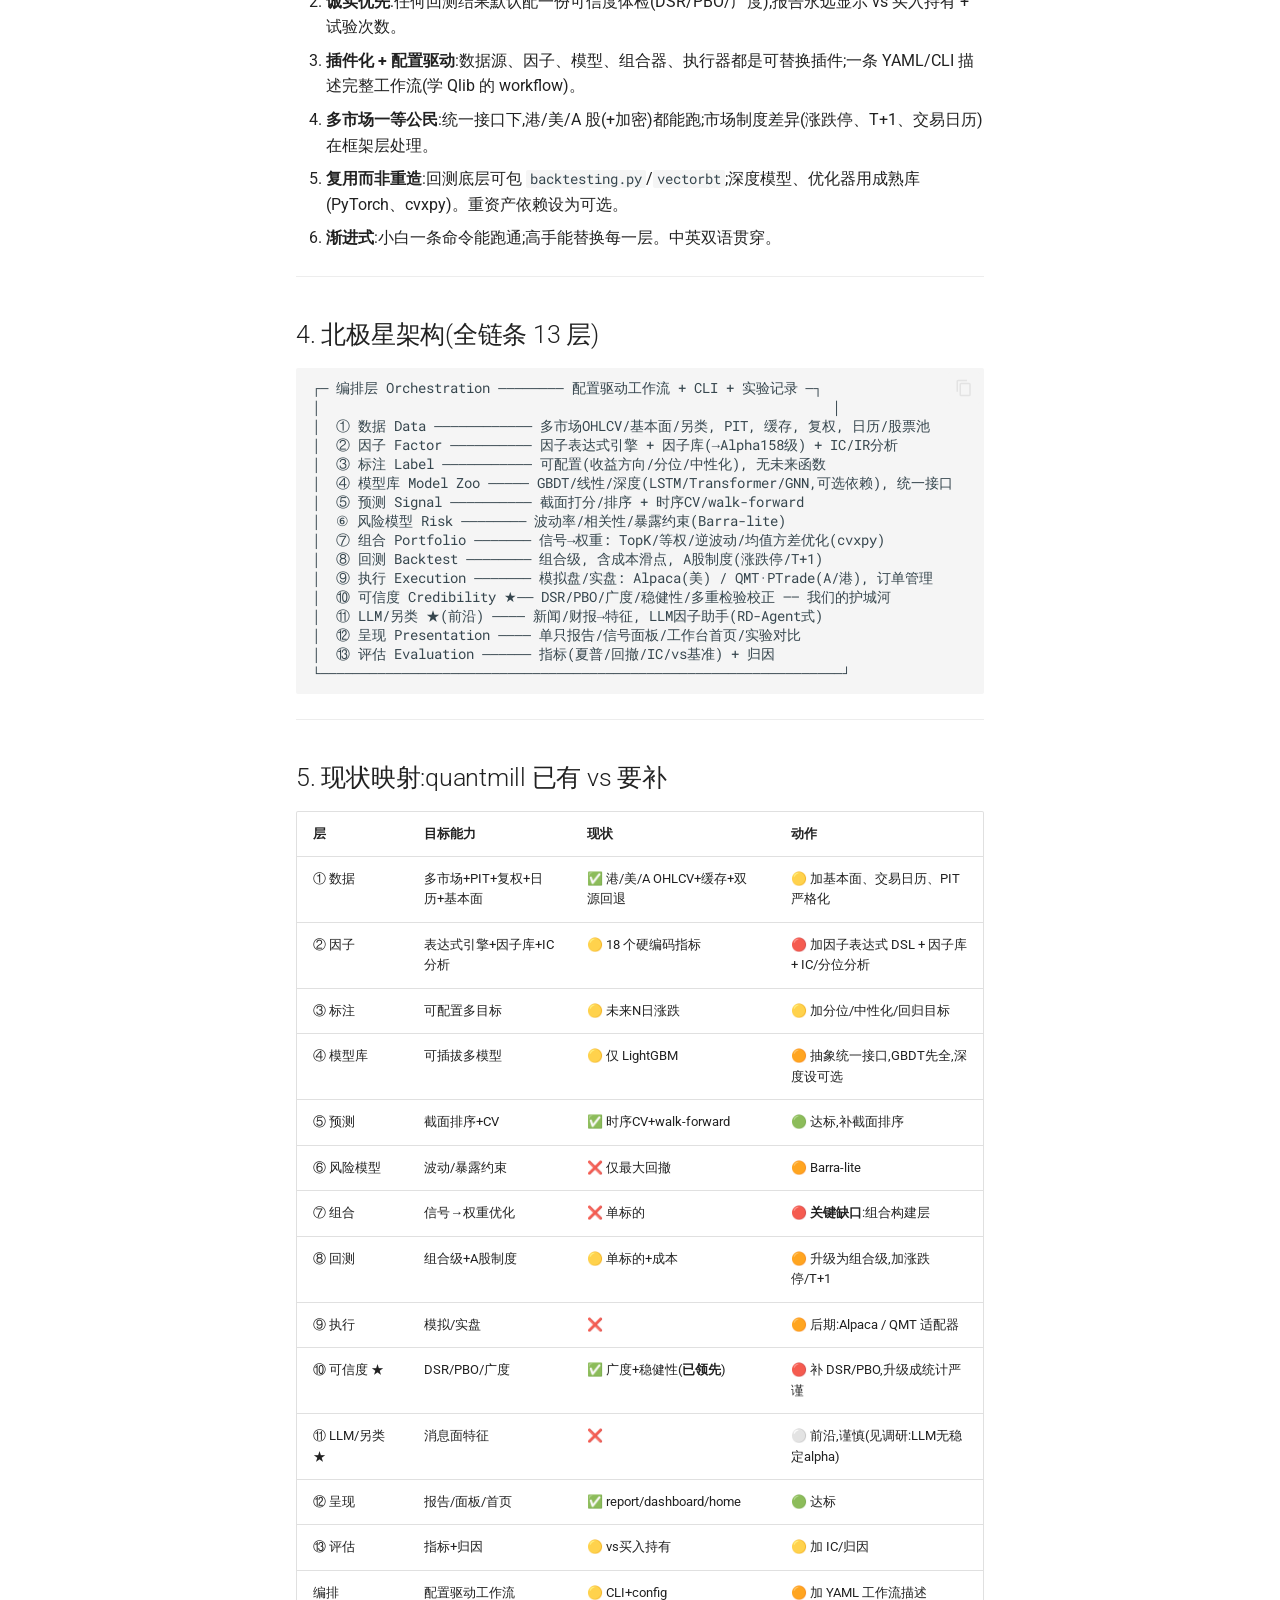
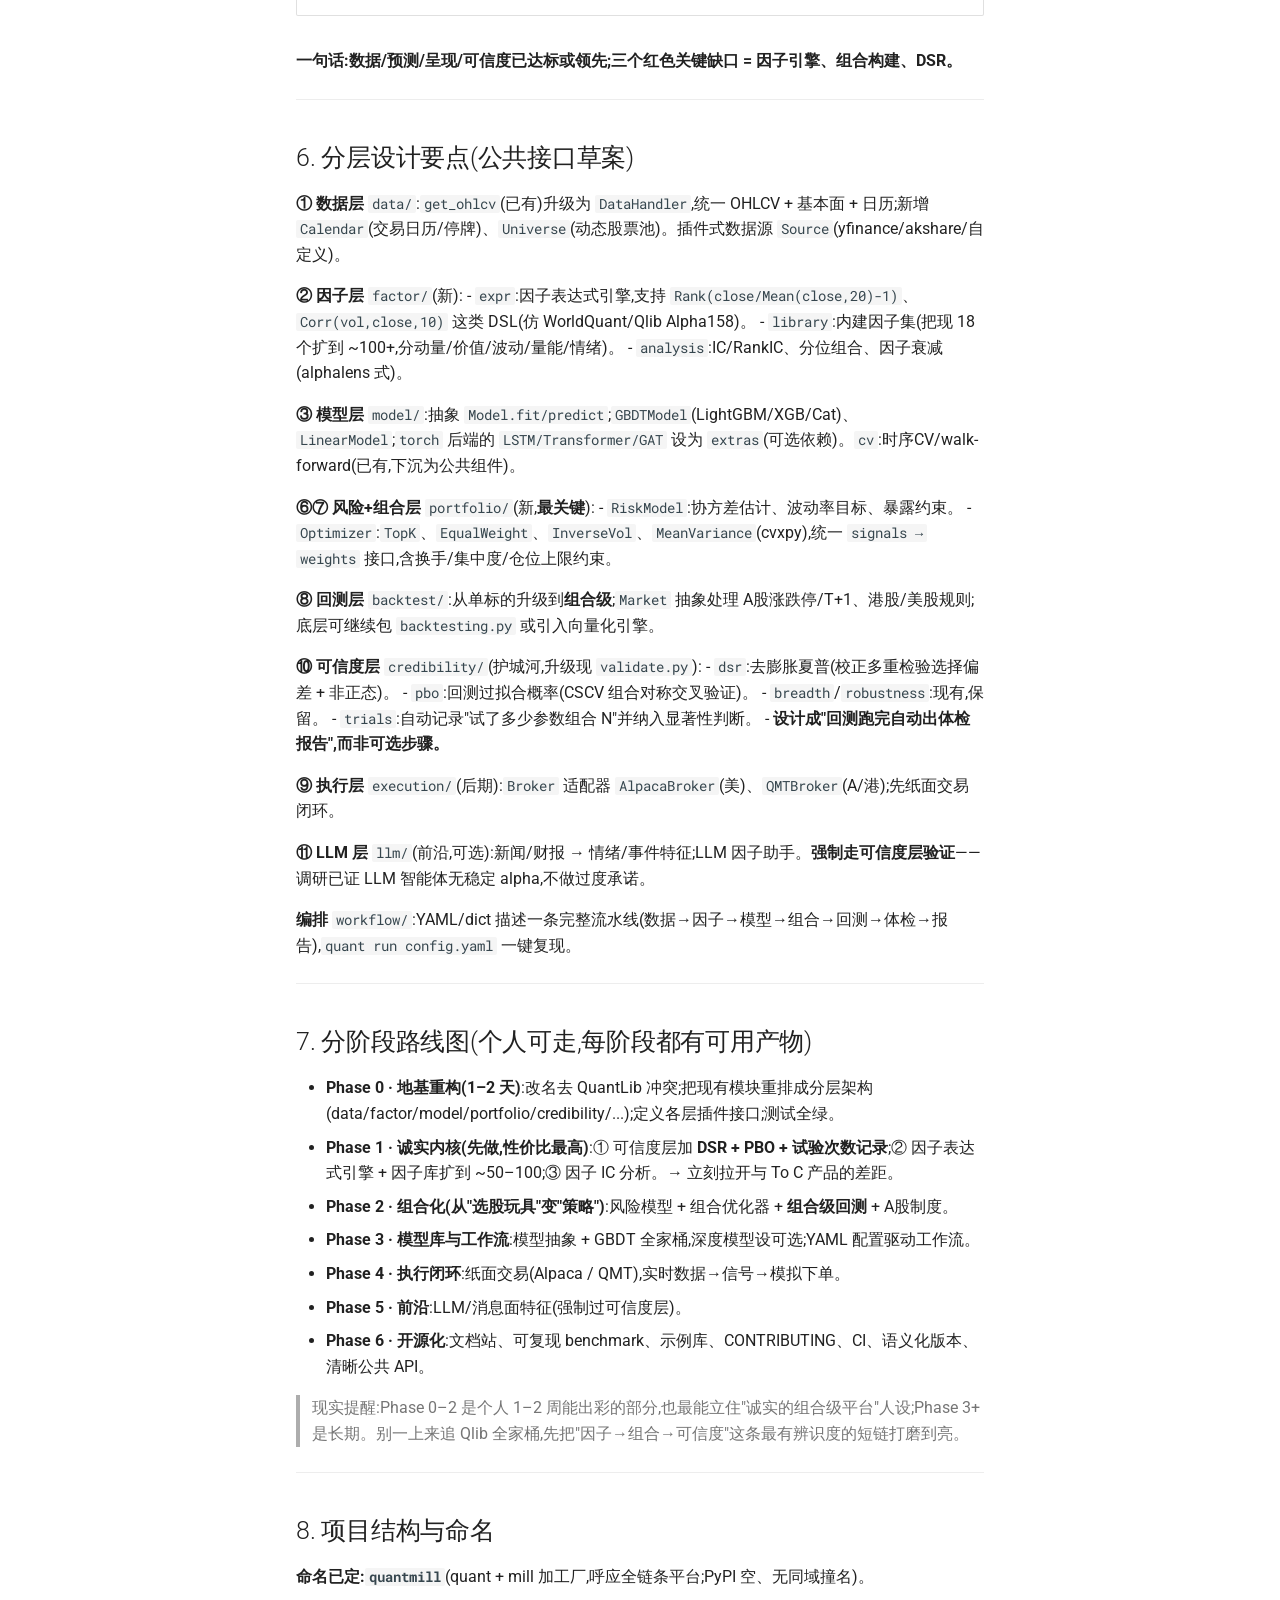
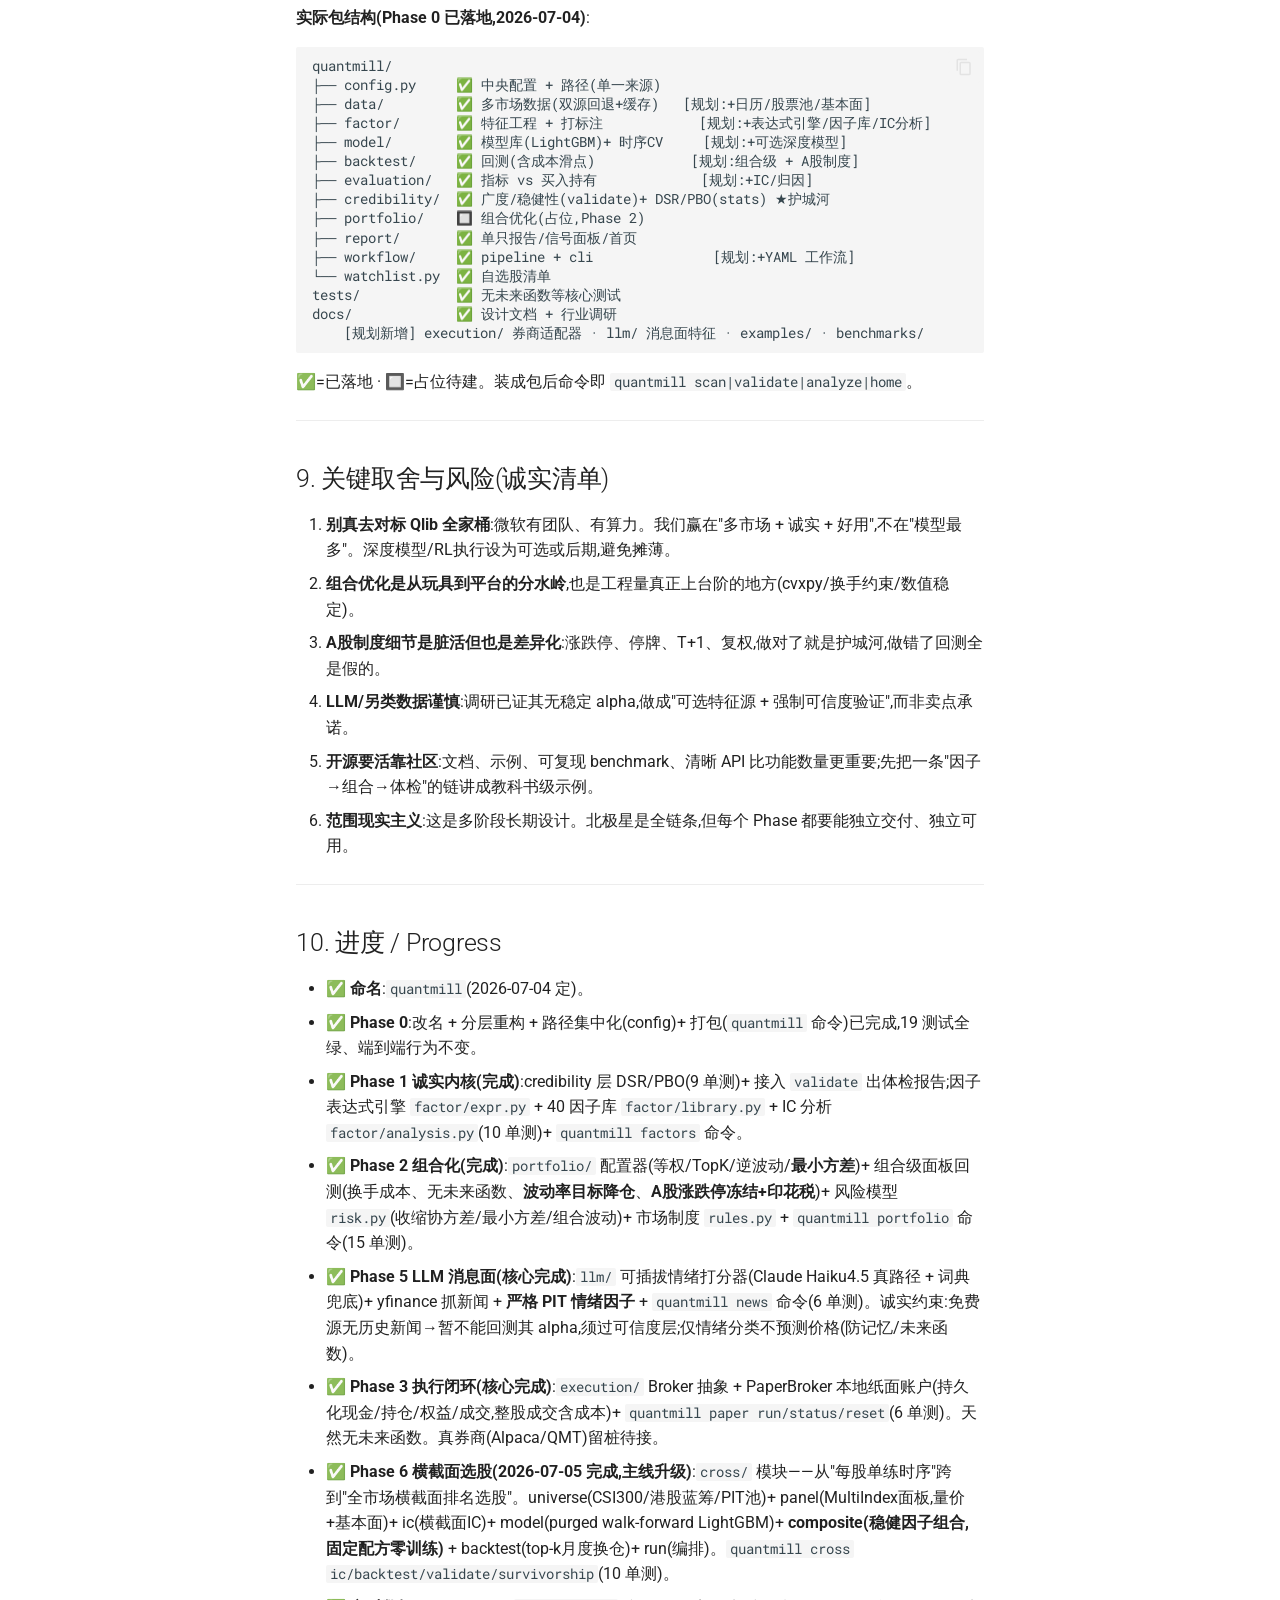
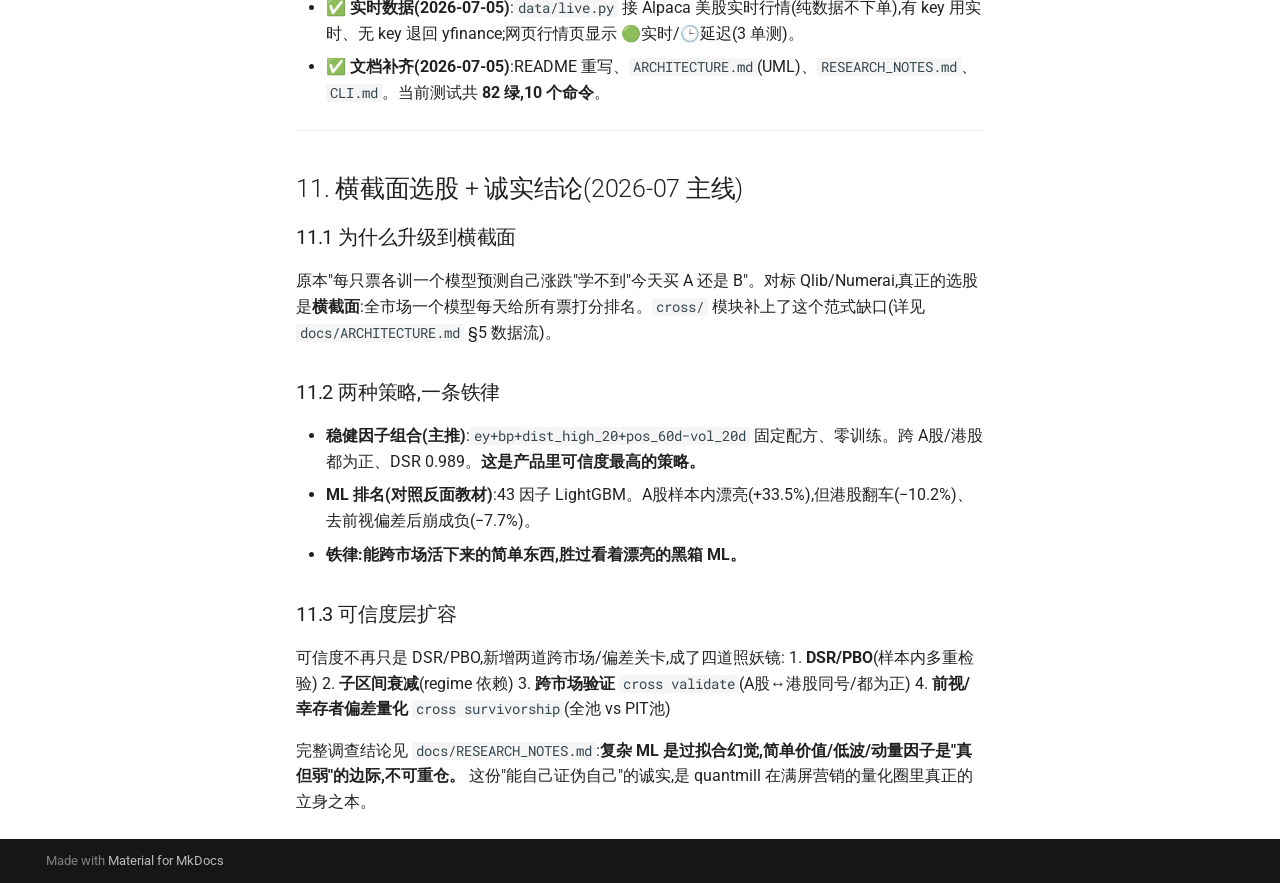
<file: PRODUCT_DESIGN/index.html>
<!doctype html>
<html lang="zh" class="no-js">
  <head>
    
      <meta charset="utf-8">
      <meta name="viewport" content="width=device-width,initial-scale=1">
      
        <meta name="description" content="开源全链条 AI 量化平台 · 诚实优先 | Honest full-chain open-source AI quant platform">
      
      
      
        <link rel="canonical" href="https://AnnCYW-cm.github.io/QuantMill/PRODUCT_DESIGN/">
      
      
        <link rel="prev" href="../DATAPROVIDER/">
      
      
        <link rel="next" href="../STATUS/">
      
      
        
      
      
      <link rel="icon" href="../assets/images/favicon.png">
      <meta name="generator" content="mkdocs-1.6.1, mkdocs-material-9.7.6">
    
    
      
        <title>产品设计 - QuantMill</title>
      
    
    
      <link rel="stylesheet" href="../assets/stylesheets/main.484c7ddc.min.css">
      
        
        <link rel="stylesheet" href="../assets/stylesheets/palette.ab4e12ef.min.css">
      
      


    
    
      
    
    
      
        
        
        <link rel="preconnect" href="https://fonts.gstatic.com" crossorigin>
        <link rel="stylesheet" href="https://fonts.googleapis.com/css?family=Roboto:300,300i,400,400i,700,700i%7CRoboto+Mono:400,400i,700,700i&display=fallback">
        <style>:root{--md-text-font:"Roboto";--md-code-font:"Roboto Mono"}</style>
      
    
    
    <script>__md_scope=new URL("..",location),__md_hash=e=>[...e].reduce(((e,_)=>(e<<5)-e+_.charCodeAt(0)),0),__md_get=(e,_=localStorage,t=__md_scope)=>JSON.parse(_.getItem(t.pathname+"."+e)),__md_set=(e,_,t=localStorage,a=__md_scope)=>{try{t.setItem(a.pathname+"."+e,JSON.stringify(_))}catch(e){}}</script>
    
      

    
    
  </head>
  
  
    
    
      
    
    
    
    
    <body dir="ltr" data-md-color-scheme="default" data-md-color-primary="teal" data-md-color-accent="teal">
  
    
    <input class="md-toggle" data-md-toggle="drawer" type="checkbox" id="__drawer" autocomplete="off">
    <input class="md-toggle" data-md-toggle="search" type="checkbox" id="__search" autocomplete="off">
    <label class="md-overlay" for="__drawer"></label>
    <div data-md-component="skip">
      
        
        <a href="#ai" class="md-skip">
          跳转至
        </a>
      
    </div>
    <div data-md-component="announce">
      
    </div>
    
    
      

  

<header class="md-header md-header--shadow" data-md-component="header">
  <nav class="md-header__inner md-grid" aria-label="页眉">
    <a href=".." title="QuantMill" class="md-header__button md-logo" aria-label="QuantMill" data-md-component="logo">
      
  
  <svg xmlns="http://www.w3.org/2000/svg" viewBox="0 0 24 24"><path d="M12 8a3 3 0 0 0 3-3 3 3 0 0 0-3-3 3 3 0 0 0-3 3 3 3 0 0 0 3 3m0 3.54C9.64 9.35 6.5 8 3 8v11c3.5 0 6.64 1.35 9 3.54 2.36-2.19 5.5-3.54 9-3.54V8c-3.5 0-6.64 1.35-9 3.54"/></svg>

    </a>
    <label class="md-header__button md-icon" for="__drawer">
      
      <svg xmlns="http://www.w3.org/2000/svg" viewBox="0 0 24 24"><path d="M3 6h18v2H3zm0 5h18v2H3zm0 5h18v2H3z"/></svg>
    </label>
    <div class="md-header__title" data-md-component="header-title">
      <div class="md-header__ellipsis">
        <div class="md-header__topic">
          <span class="md-ellipsis">
            QuantMill
          </span>
        </div>
        <div class="md-header__topic" data-md-component="header-topic">
          <span class="md-ellipsis">
            
              产品设计
            
          </span>
        </div>
      </div>
    </div>
    
      
        <form class="md-header__option" data-md-component="palette">
  
    
    
    
    <input class="md-option" data-md-color-media="" data-md-color-scheme="default" data-md-color-primary="teal" data-md-color-accent="teal"  aria-label="切换深色"  type="radio" name="__palette" id="__palette_0">
    
      <label class="md-header__button md-icon" title="切换深色" for="__palette_1" hidden>
        <svg xmlns="http://www.w3.org/2000/svg" viewBox="0 0 24 24"><path d="m17.75 4.09-2.53 1.94.91 3.06-2.63-1.81-2.63 1.81.91-3.06-2.53-1.94L12.44 4l1.06-3 1.06 3zm3.5 6.91-1.64 1.25.59 1.98-1.7-1.17-1.7 1.17.59-1.98L15.75 11l2.06-.05L18.5 9l.69 1.95zm-2.28 4.95c.83-.08 1.72 1.1 1.19 1.85-.32.45-.66.87-1.08 1.27C15.17 23 8.84 23 4.94 19.07c-3.91-3.9-3.91-10.24 0-14.14.4-.4.82-.76 1.27-1.08.75-.53 1.93.36 1.85 1.19-.27 2.86.69 5.83 2.89 8.02a9.96 9.96 0 0 0 8.02 2.89m-1.64 2.02a12.08 12.08 0 0 1-7.8-3.47c-2.17-2.19-3.33-5-3.49-7.82-2.81 3.14-2.7 7.96.31 10.98 3.02 3.01 7.84 3.12 10.98.31"/></svg>
      </label>
    
  
    
    
    
    <input class="md-option" data-md-color-media="" data-md-color-scheme="slate" data-md-color-primary="teal" data-md-color-accent="teal"  aria-label="切换浅色"  type="radio" name="__palette" id="__palette_1">
    
      <label class="md-header__button md-icon" title="切换浅色" for="__palette_0" hidden>
        <svg xmlns="http://www.w3.org/2000/svg" viewBox="0 0 24 24"><path d="M12 7a5 5 0 0 1 5 5 5 5 0 0 1-5 5 5 5 0 0 1-5-5 5 5 0 0 1 5-5m0 2a3 3 0 0 0-3 3 3 3 0 0 0 3 3 3 3 0 0 0 3-3 3 3 0 0 0-3-3m0-7 2.39 3.42C13.65 5.15 12.84 5 12 5s-1.65.15-2.39.42zM3.34 7l4.16-.35A7.2 7.2 0 0 0 5.94 8.5c-.44.74-.69 1.5-.83 2.29zm.02 10 1.76-3.77a7.131 7.131 0 0 0 2.38 4.14zM20.65 7l-1.77 3.79a7.02 7.02 0 0 0-2.38-4.15zm-.01 10-4.14.36c.59-.51 1.12-1.14 1.54-1.86.42-.73.69-1.5.83-2.29zM12 22l-2.41-3.44c.74.27 1.55.44 2.41.44.82 0 1.63-.17 2.37-.44z"/></svg>
      </label>
    
  
</form>
      
    
    
      <script>var palette=__md_get("__palette");if(palette&&palette.color){if("(prefers-color-scheme)"===palette.color.media){var media=matchMedia("(prefers-color-scheme: light)"),input=document.querySelector(media.matches?"[data-md-color-media='(prefers-color-scheme: light)']":"[data-md-color-media='(prefers-color-scheme: dark)']");palette.color.media=input.getAttribute("data-md-color-media"),palette.color.scheme=input.getAttribute("data-md-color-scheme"),palette.color.primary=input.getAttribute("data-md-color-primary"),palette.color.accent=input.getAttribute("data-md-color-accent")}for(var[key,value]of Object.entries(palette.color))document.body.setAttribute("data-md-color-"+key,value)}</script>
    
    
    
      
      
        <label class="md-header__button md-icon" for="__search">
          
          <svg xmlns="http://www.w3.org/2000/svg" viewBox="0 0 24 24"><path d="M9.5 3A6.5 6.5 0 0 1 16 9.5c0 1.61-.59 3.09-1.56 4.23l.27.27h.79l5 5-1.5 1.5-5-5v-.79l-.27-.27A6.52 6.52 0 0 1 9.5 16 6.5 6.5 0 0 1 3 9.5 6.5 6.5 0 0 1 9.5 3m0 2C7 5 5 7 5 9.5S7 14 9.5 14 14 12 14 9.5 12 5 9.5 5"/></svg>
        </label>
        <div class="md-search" data-md-component="search" role="dialog">
  <label class="md-search__overlay" for="__search"></label>
  <div class="md-search__inner" role="search">
    <form class="md-search__form" name="search">
      <input type="text" class="md-search__input" name="query" aria-label="搜索" placeholder="搜索" autocapitalize="off" autocorrect="off" autocomplete="off" spellcheck="false" data-md-component="search-query" required>
      <label class="md-search__icon md-icon" for="__search">
        
        <svg xmlns="http://www.w3.org/2000/svg" viewBox="0 0 24 24"><path d="M9.5 3A6.5 6.5 0 0 1 16 9.5c0 1.61-.59 3.09-1.56 4.23l.27.27h.79l5 5-1.5 1.5-5-5v-.79l-.27-.27A6.52 6.52 0 0 1 9.5 16 6.5 6.5 0 0 1 3 9.5 6.5 6.5 0 0 1 9.5 3m0 2C7 5 5 7 5 9.5S7 14 9.5 14 14 12 14 9.5 12 5 9.5 5"/></svg>
        
        <svg xmlns="http://www.w3.org/2000/svg" viewBox="0 0 24 24"><path d="M20 11v2H8l5.5 5.5-1.42 1.42L4.16 12l7.92-7.92L13.5 5.5 8 11z"/></svg>
      </label>
      <nav class="md-search__options" aria-label="查找">
        
        <button type="reset" class="md-search__icon md-icon" title="清空当前内容" aria-label="清空当前内容" tabindex="-1">
          
          <svg xmlns="http://www.w3.org/2000/svg" viewBox="0 0 24 24"><path d="M19 6.41 17.59 5 12 10.59 6.41 5 5 6.41 10.59 12 5 17.59 6.41 19 12 13.41 17.59 19 19 17.59 13.41 12z"/></svg>
        </button>
      </nav>
      
    </form>
    <div class="md-search__output">
      <div class="md-search__scrollwrap" tabindex="0" data-md-scrollfix>
        <div class="md-search-result" data-md-component="search-result">
          <div class="md-search-result__meta">
            正在初始化搜索引擎
          </div>
          <ol class="md-search-result__list" role="presentation"></ol>
        </div>
      </div>
    </div>
  </div>
</div>
      
    
    
      <div class="md-header__source">
        <a href="https://github.com/AnnCYW-cm/QuantMill" title="前往仓库" class="md-source" data-md-component="source">
  <div class="md-source__icon md-icon">
    
    <svg xmlns="http://www.w3.org/2000/svg" viewBox="0 0 448 512"><!--! Font Awesome Free 7.1.0 by @fontawesome - https://fontawesome.com License - https://fontawesome.com/license/free (Icons: CC BY 4.0, Fonts: SIL OFL 1.1, Code: MIT License) Copyright 2025 Fonticons, Inc.--><path d="M439.6 236.1 244 40.5c-5.4-5.5-12.8-8.5-20.4-8.5s-15 3-20.4 8.4L162.5 81l51.5 51.5c27.1-9.1 52.7 16.8 43.4 43.7l49.7 49.7c34.2-11.8 61.2 31 35.5 56.7-26.5 26.5-70.2-2.9-56-37.3L240.3 199v121.9c25.3 12.5 22.3 41.8 9.1 55-6.4 6.4-15.2 10.1-24.3 10.1s-17.8-3.6-24.3-10.1c-17.6-17.6-11.1-46.9 11.2-56v-123c-20.8-8.5-24.6-30.7-18.6-45L142.6 101 8.5 235.1C3 240.6 0 247.9 0 255.5s3 15 8.5 20.4l195.6 195.7c5.4 5.4 12.7 8.4 20.4 8.4s15-3 20.4-8.4l194.7-194.7c5.4-5.4 8.4-12.8 8.4-20.4s-3-15-8.4-20.4"/></svg>
  </div>
  <div class="md-source__repository">
    AnnCYW-cm/QuantMill
  </div>
</a>
      </div>
    
  </nav>
  
</header>
    
    <div class="md-container" data-md-component="container">
      
      
        
          
        
      
      <main class="md-main" data-md-component="main">
        <div class="md-main__inner md-grid">
          
            
              
              <div class="md-sidebar md-sidebar--primary" data-md-component="sidebar" data-md-type="navigation" >
                <div class="md-sidebar__scrollwrap">
                  <div class="md-sidebar__inner">
                    



<nav class="md-nav md-nav--primary" aria-label="导航栏" data-md-level="0">
  <label class="md-nav__title" for="__drawer">
    <a href=".." title="QuantMill" class="md-nav__button md-logo" aria-label="QuantMill" data-md-component="logo">
      
  
  <svg xmlns="http://www.w3.org/2000/svg" viewBox="0 0 24 24"><path d="M12 8a3 3 0 0 0 3-3 3 3 0 0 0-3-3 3 3 0 0 0-3 3 3 3 0 0 0 3 3m0 3.54C9.64 9.35 6.5 8 3 8v11c3.5 0 6.64 1.35 9 3.54 2.36-2.19 5.5-3.54 9-3.54V8c-3.5 0-6.64 1.35-9 3.54"/></svg>

    </a>
    QuantMill
  </label>
  
    <div class="md-nav__source">
      <a href="https://github.com/AnnCYW-cm/QuantMill" title="前往仓库" class="md-source" data-md-component="source">
  <div class="md-source__icon md-icon">
    
    <svg xmlns="http://www.w3.org/2000/svg" viewBox="0 0 448 512"><!--! Font Awesome Free 7.1.0 by @fontawesome - https://fontawesome.com License - https://fontawesome.com/license/free (Icons: CC BY 4.0, Fonts: SIL OFL 1.1, Code: MIT License) Copyright 2025 Fonticons, Inc.--><path d="M439.6 236.1 244 40.5c-5.4-5.5-12.8-8.5-20.4-8.5s-15 3-20.4 8.4L162.5 81l51.5 51.5c27.1-9.1 52.7 16.8 43.4 43.7l49.7 49.7c34.2-11.8 61.2 31 35.5 56.7-26.5 26.5-70.2-2.9-56-37.3L240.3 199v121.9c25.3 12.5 22.3 41.8 9.1 55-6.4 6.4-15.2 10.1-24.3 10.1s-17.8-3.6-24.3-10.1c-17.6-17.6-11.1-46.9 11.2-56v-123c-20.8-8.5-24.6-30.7-18.6-45L142.6 101 8.5 235.1C3 240.6 0 247.9 0 255.5s3 15 8.5 20.4l195.6 195.7c5.4 5.4 12.7 8.4 20.4 8.4s15-3 20.4-8.4l194.7-194.7c5.4-5.4 8.4-12.8 8.4-20.4s-3-15-8.4-20.4"/></svg>
  </div>
  <div class="md-source__repository">
    AnnCYW-cm/QuantMill
  </div>
</a>
    </div>
  
  <ul class="md-nav__list" data-md-scrollfix>
    
      
      
  
  
  
  
    <li class="md-nav__item">
      <a href=".." class="md-nav__link">
        
  
  
  <span class="md-ellipsis">
    
  
    首页 Home
  

    
  </span>
  
  

      </a>
    </li>
  

    
      
      
  
  
  
  
    <li class="md-nav__item">
      <a href="../ARCHITECTURE/" class="md-nav__link">
        
  
  
  <span class="md-ellipsis">
    
  
    架构与 UML
  

    
  </span>
  
  

      </a>
    </li>
  

    
      
      
  
  
  
  
    <li class="md-nav__item">
      <a href="../RESEARCH_NOTES/" class="md-nav__link">
        
  
  
  <span class="md-ellipsis">
    
  
    研究纪要 Research
  

    
  </span>
  
  

      </a>
    </li>
  

    
      
      
  
  
  
  
    <li class="md-nav__item">
      <a href="../CLI/" class="md-nav__link">
        
  
  
  <span class="md-ellipsis">
    
  
    CLI 参考
  

    
  </span>
  
  

      </a>
    </li>
  

    
      
      
  
  
  
  
    <li class="md-nav__item">
      <a href="../DATAPROVIDER/" class="md-nav__link">
        
  
  
  <span class="md-ellipsis">
    
  
    数据接入 DataProvider
  

    
  </span>
  
  

      </a>
    </li>
  

    
      
      
  
  
    
  
  
  
    <li class="md-nav__item md-nav__item--active">
      
      <input class="md-nav__toggle md-toggle" type="checkbox" id="__toc">
      
      
        
      
      
        <label class="md-nav__link md-nav__link--active" for="__toc">
          
  
  
  <span class="md-ellipsis">
    
  
    产品设计
  

    
  </span>
  
  

          <span class="md-nav__icon md-icon"></span>
        </label>
      
      <a href="./" class="md-nav__link md-nav__link--active">
        
  
  
  <span class="md-ellipsis">
    
  
    产品设计
  

    
  </span>
  
  

      </a>
      
        

<nav class="md-nav md-nav--secondary" aria-label="目录">
  
  
  
    
  
  
    <label class="md-nav__title" for="__toc">
      <span class="md-nav__icon md-icon"></span>
      目录
    </label>
    <ul class="md-nav__list" data-md-component="toc" data-md-scrollfix>
      
        <li class="md-nav__item">
  <a href="#0" class="md-nav__link">
    <span class="md-ellipsis">
      
        0. 一句话定位
      
    </span>
  </a>
  
</li>
      
        <li class="md-nav__item">
  <a href="#1-qlib" class="md-nav__link">
    <span class="md-ellipsis">
      
        1. 为什么这个项目该存在(和 Qlib 的关系)
      
    </span>
  </a>
  
</li>
      
        <li class="md-nav__item">
  <a href="#2" class="md-nav__link">
    <span class="md-ellipsis">
      
        2. 目标用户与场景
      
    </span>
  </a>
  
</li>
      
        <li class="md-nav__item">
  <a href="#3" class="md-nav__link">
    <span class="md-ellipsis">
      
        3. 设计原则(写进项目宪法)
      
    </span>
  </a>
  
</li>
      
        <li class="md-nav__item">
  <a href="#4-13" class="md-nav__link">
    <span class="md-ellipsis">
      
        4. 北极星架构(全链条 13 层)
      
    </span>
  </a>
  
</li>
      
        <li class="md-nav__item">
  <a href="#5-quantmill-vs" class="md-nav__link">
    <span class="md-ellipsis">
      
        5. 现状映射:quantmill 已有 vs 要补
      
    </span>
  </a>
  
</li>
      
        <li class="md-nav__item">
  <a href="#6" class="md-nav__link">
    <span class="md-ellipsis">
      
        6. 分层设计要点(公共接口草案)
      
    </span>
  </a>
  
</li>
      
        <li class="md-nav__item">
  <a href="#7" class="md-nav__link">
    <span class="md-ellipsis">
      
        7. 分阶段路线图(个人可走,每阶段都有可用产物)
      
    </span>
  </a>
  
</li>
      
        <li class="md-nav__item">
  <a href="#8" class="md-nav__link">
    <span class="md-ellipsis">
      
        8. 项目结构与命名
      
    </span>
  </a>
  
</li>
      
        <li class="md-nav__item">
  <a href="#9" class="md-nav__link">
    <span class="md-ellipsis">
      
        9. 关键取舍与风险(诚实清单)
      
    </span>
  </a>
  
</li>
      
        <li class="md-nav__item">
  <a href="#10-progress" class="md-nav__link">
    <span class="md-ellipsis">
      
        10. 进度 / Progress
      
    </span>
  </a>
  
</li>
      
        <li class="md-nav__item">
  <a href="#11-2026-07" class="md-nav__link">
    <span class="md-ellipsis">
      
        11. 横截面选股 + 诚实结论(2026-07 主线)
      
    </span>
  </a>
  
    <nav class="md-nav" aria-label="11. 横截面选股 + 诚实结论(2026-07 主线)">
      <ul class="md-nav__list">
        
          <li class="md-nav__item">
  <a href="#111" class="md-nav__link">
    <span class="md-ellipsis">
      
        11.1 为什么升级到横截面
      
    </span>
  </a>
  
</li>
        
          <li class="md-nav__item">
  <a href="#112" class="md-nav__link">
    <span class="md-ellipsis">
      
        11.2 两种策略,一条铁律
      
    </span>
  </a>
  
</li>
        
          <li class="md-nav__item">
  <a href="#113" class="md-nav__link">
    <span class="md-ellipsis">
      
        11.3 可信度层扩容
      
    </span>
  </a>
  
</li>
        
      </ul>
    </nav>
  
</li>
      
    </ul>
  
</nav>
      
    </li>
  

    
      
      
  
  
  
  
    <li class="md-nav__item">
      <a href="../STATUS/" class="md-nav__link">
        
  
  
  <span class="md-ellipsis">
    
  
    交付清单 Status
  

    
  </span>
  
  

      </a>
    </li>
  

    
      
      
  
  
  
  
    <li class="md-nav__item">
      <a href="../ROADMAP/" class="md-nav__link">
        
  
  
  <span class="md-ellipsis">
    
  
    Roadmap
  

    
  </span>
  
  

      </a>
    </li>
  

    
      
      
  
  
  
  
    <li class="md-nav__item">
      <a href="../ai-quant-landscape/" class="md-nav__link">
        
  
  
  <span class="md-ellipsis">
    
  
    行业调研 Landscape
  

    
  </span>
  
  

      </a>
    </li>
  

    
  </ul>
</nav>
                  </div>
                </div>
              </div>
            
            
              
              <div class="md-sidebar md-sidebar--secondary" data-md-component="sidebar" data-md-type="toc" >
                <div class="md-sidebar__scrollwrap">
                  <div class="md-sidebar__inner">
                    

<nav class="md-nav md-nav--secondary" aria-label="目录">
  
  
  
    
  
  
    <label class="md-nav__title" for="__toc">
      <span class="md-nav__icon md-icon"></span>
      目录
    </label>
    <ul class="md-nav__list" data-md-component="toc" data-md-scrollfix>
      
        <li class="md-nav__item">
  <a href="#0" class="md-nav__link">
    <span class="md-ellipsis">
      
        0. 一句话定位
      
    </span>
  </a>
  
</li>
      
        <li class="md-nav__item">
  <a href="#1-qlib" class="md-nav__link">
    <span class="md-ellipsis">
      
        1. 为什么这个项目该存在(和 Qlib 的关系)
      
    </span>
  </a>
  
</li>
      
        <li class="md-nav__item">
  <a href="#2" class="md-nav__link">
    <span class="md-ellipsis">
      
        2. 目标用户与场景
      
    </span>
  </a>
  
</li>
      
        <li class="md-nav__item">
  <a href="#3" class="md-nav__link">
    <span class="md-ellipsis">
      
        3. 设计原则(写进项目宪法)
      
    </span>
  </a>
  
</li>
      
        <li class="md-nav__item">
  <a href="#4-13" class="md-nav__link">
    <span class="md-ellipsis">
      
        4. 北极星架构(全链条 13 层)
      
    </span>
  </a>
  
</li>
      
        <li class="md-nav__item">
  <a href="#5-quantmill-vs" class="md-nav__link">
    <span class="md-ellipsis">
      
        5. 现状映射:quantmill 已有 vs 要补
      
    </span>
  </a>
  
</li>
      
        <li class="md-nav__item">
  <a href="#6" class="md-nav__link">
    <span class="md-ellipsis">
      
        6. 分层设计要点(公共接口草案)
      
    </span>
  </a>
  
</li>
      
        <li class="md-nav__item">
  <a href="#7" class="md-nav__link">
    <span class="md-ellipsis">
      
        7. 分阶段路线图(个人可走,每阶段都有可用产物)
      
    </span>
  </a>
  
</li>
      
        <li class="md-nav__item">
  <a href="#8" class="md-nav__link">
    <span class="md-ellipsis">
      
        8. 项目结构与命名
      
    </span>
  </a>
  
</li>
      
        <li class="md-nav__item">
  <a href="#9" class="md-nav__link">
    <span class="md-ellipsis">
      
        9. 关键取舍与风险(诚实清单)
      
    </span>
  </a>
  
</li>
      
        <li class="md-nav__item">
  <a href="#10-progress" class="md-nav__link">
    <span class="md-ellipsis">
      
        10. 进度 / Progress
      
    </span>
  </a>
  
</li>
      
        <li class="md-nav__item">
  <a href="#11-2026-07" class="md-nav__link">
    <span class="md-ellipsis">
      
        11. 横截面选股 + 诚实结论(2026-07 主线)
      
    </span>
  </a>
  
    <nav class="md-nav" aria-label="11. 横截面选股 + 诚实结论(2026-07 主线)">
      <ul class="md-nav__list">
        
          <li class="md-nav__item">
  <a href="#111" class="md-nav__link">
    <span class="md-ellipsis">
      
        11.1 为什么升级到横截面
      
    </span>
  </a>
  
</li>
        
          <li class="md-nav__item">
  <a href="#112" class="md-nav__link">
    <span class="md-ellipsis">
      
        11.2 两种策略,一条铁律
      
    </span>
  </a>
  
</li>
        
          <li class="md-nav__item">
  <a href="#113" class="md-nav__link">
    <span class="md-ellipsis">
      
        11.3 可信度层扩容
      
    </span>
  </a>
  
</li>
        
      </ul>
    </nav>
  
</li>
      
    </ul>
  
</nav>
                  </div>
                </div>
              </div>
            
          
          
            <div class="md-content" data-md-component="content">
              
              <article class="md-content__inner md-typeset">
                
                  


  
  


<h1 id="ai">产品重新设计 · AI 量化交易平台<a class="headerlink" href="#ai" title="Permanent link">&para;</a></h1>
<blockquote>
<p>定位:<strong>开源、全链条、多市场的 AI 量化研究与交易平台</strong>;架构对齐微软 Qlib,以"多市场(港/美/A)一等公民 + 可信度/抗过拟合内建 + 上手友好双语"为立身之本。
本文是设计蓝图(北极星架构 + 个人可走的分阶段路径),不是一次性实现清单。</p>
</blockquote>
<hr />
<h2 id="0">0. 一句话定位<a class="headerlink" href="#0" title="Permanent link">&para;</a></h2>
<p><strong>"一个诚实的、全链条的开源 AI 量化平台:从多市场数据到组合执行,每一步都内建防过拟合的可信度检验——让你先知道策略到底成不成立,再谈上真钱。"</strong></p>
<p>对标 Qlib 的完整度,但补上 Qlib 的三个空当。</p>
<hr />
<h2 id="1-qlib">1. 为什么这个项目该存在(和 Qlib 的关系)<a class="headerlink" href="#1-qlib" title="Permanent link">&para;</a></h2>
<table>
<thead>
<tr>
<th></th>
<th>微软 Qlib</th>
<th>本平台的差异化空当</th>
</tr>
</thead>
<tbody>
<tr>
<td>完整度</td>
<td>数据→模型库→风险→组合→RL执行,链条最全</td>
<td><strong>对齐它的链条</strong>(北极星),不重造轮子</td>
</tr>
<tr>
<td>市场</td>
<td>region 仅 cn/us 原生,<strong>港股要自己接</strong>,A股制度细节要自己处理</td>
<td><strong>港/美/A 股一等公民</strong>,双数据源容错,A股涨跌停/T+1 内建</td>
</tr>
<tr>
<td>抗过拟合</td>
<td>有 walk-forward,但<strong>不把"这策略是不是运气"做进主流程</strong></td>
<td><strong>可信度层内建</strong>:DSR/PBO/广度/稳健性成为工作流必经一站</td>
</tr>
<tr>
<td>上手</td>
<td>学习曲线陡、偏研究、英文</td>
<td><strong>开箱即用 CLI+仪表盘、中英双语、渐进式</strong></td>
</tr>
<tr>
<td>维护</td>
<td>微软,节奏偏慢/研究导向</td>
<td>社区驱动、插件化、贴合个人实盘</td>
</tr>
</tbody>
</table>
<p><strong>结论:不做"更差的 Qlib",做"多市场 + 诚实 + 好上手的 Qlib 同级平台"。</strong></p>
<p>✅ <strong>命名已定:<code>quantmill</code></strong>(2026-07-04 敲定)。quant + mill(加工厂/磨坊)= "把原始数据加工成策略的量化工厂",呼应全链条平台定位;PyPI 空、无同域活跃撞名。原名 <code>quantlib</code> 撞著名 C++ 库 QuantLib,已弃用。</p>
<hr />
<h2 id="2">2. 目标用户与场景<a class="headerlink" href="#2" title="Permanent link">&para;</a></h2>
<ul>
<li><strong>主用户</strong>:会 Python、想做多市场(尤其 A/港股)量化研究的个人/学习者/小团队;能 fork、能扩展。</li>
<li><strong>典型场景</strong>:</li>
<li>研究:抓数据 → 造因子 → 训模型 → 组合回测 → <strong>可信度体检</strong> → 报告。</li>
<li>迭代:换标的/因子/模型/参数,批量验证是否稳健(而非单只运气)。</li>
<li>监控:自选股每日信号面板。</li>
<li>(进阶)接模拟盘/实盘执行闭环。</li>
<li><strong>非目标</strong>:高频/做市、机构级另类数据、纯无代码小白(那是 BigQuant/果仁的地盘)。</li>
</ul>
<hr />
<h2 id="3">3. 设计原则(写进项目宪法)<a class="headerlink" href="#3" title="Permanent link">&para;</a></h2>
<ol>
<li><strong>无未来函数是地基,且用测试焊死</strong>(已做,继续扩)。特征只用过去、只有 label 用未来。</li>
<li><strong>诚实优先</strong>:任何回测结果默认配一份可信度体检(DSR/PBO/广度);报告永远显示 vs 买入持有 + 试验次数。</li>
<li><strong>插件化 + 配置驱动</strong>:数据源、因子、模型、组合器、执行器都是可替换插件;一条 YAML/CLI 描述完整工作流(学 Qlib 的 workflow)。</li>
<li><strong>多市场一等公民</strong>:统一接口下,港/美/A 股(+加密)都能跑;市场制度差异(涨跌停、T+1、交易日历)在框架层处理。</li>
<li><strong>复用而非重造</strong>:回测底层可包 <code>backtesting.py</code>/<code>vectorbt</code>;深度模型、优化器用成熟库(PyTorch、cvxpy)。重资产依赖设为可选。</li>
<li><strong>渐进式</strong>:小白一条命令能跑通;高手能替换每一层。中英双语贯穿。</li>
</ol>
<hr />
<h2 id="4-13">4. 北极星架构(全链条 13 层)<a class="headerlink" href="#4-13" title="Permanent link">&para;</a></h2>
<div class="highlight"><pre><span></span><code>┌─ 编排层 Orchestration ──────── 配置驱动工作流 + CLI + 实验记录 ─┐
│                                                                │
│  ① 数据 Data ──────────── 多市场OHLCV/基本面/另类, PIT, 缓存, 复权, 日历/股票池
│  ② 因子 Factor ────────── 因子表达式引擎 + 因子库(→Alpha158级) + IC/IR分析
│  ③ 标注 Label ─────────── 可配置(收益方向/分位/中性化), 无未来函数
│  ④ 模型库 Model Zoo ───── GBDT/线性/深度(LSTM/Transformer/GNN,可选依赖), 统一接口
│  ⑤ 预测 Signal ────────── 截面打分/排序 + 时序CV/walk-forward
│  ⑥ 风险模型 Risk ──────── 波动率/相关性/暴露约束(Barra-lite)
│  ⑦ 组合 Portfolio ─────── 信号→权重: TopK/等权/逆波动/均值方差优化(cvxpy)
│  ⑧ 回测 Backtest ──────── 组合级, 含成本滑点, A股制度(涨跌停/T+1)
│  ⑨ 执行 Execution ─────── 模拟盘/实盘: Alpaca(美) / QMT·PTrade(A/港), 订单管理
│  ⑩ 可信度 Credibility ★── DSR/PBO/广度/稳健性/多重检验校正 —— 我们的护城河
│  ⑪ LLM/另类 ★(前沿) ──── 新闻/财报→特征, LLM因子助手(RD-Agent式)
│  ⑫ 呈现 Presentation ──── 单只报告/信号面板/工作台首页/实验对比
│  ⑬ 评估 Evaluation ────── 指标(夏普/回撤/IC/vs基准) + 归因
└────────────────────────────────────────────────────────────────┘
</code></pre></div>
<hr />
<h2 id="5-quantmill-vs">5. 现状映射:quantmill 已有 vs 要补<a class="headerlink" href="#5-quantmill-vs" title="Permanent link">&para;</a></h2>
<table>
<thead>
<tr>
<th>层</th>
<th>目标能力</th>
<th>现状</th>
<th>动作</th>
</tr>
</thead>
<tbody>
<tr>
<td>① 数据</td>
<td>多市场+PIT+复权+日历+基本面</td>
<td>✅ 港/美/A OHLCV+缓存+双源回退</td>
<td>🟡 加基本面、交易日历、PIT 严格化</td>
</tr>
<tr>
<td>② 因子</td>
<td>表达式引擎+因子库+IC分析</td>
<td>🟡 18 个硬编码指标</td>
<td>🔴 加因子表达式 DSL + 因子库 + IC/分位分析</td>
</tr>
<tr>
<td>③ 标注</td>
<td>可配置多目标</td>
<td>🟡 未来N日涨跌</td>
<td>🟡 加分位/中性化/回归目标</td>
</tr>
<tr>
<td>④ 模型库</td>
<td>可插拔多模型</td>
<td>🟡 仅 LightGBM</td>
<td>🟠 抽象统一接口,GBDT先全,深度设可选</td>
</tr>
<tr>
<td>⑤ 预测</td>
<td>截面排序+CV</td>
<td>✅ 时序CV+walk-forward</td>
<td>🟢 达标,补截面排序</td>
</tr>
<tr>
<td>⑥ 风险模型</td>
<td>波动/暴露约束</td>
<td>❌ 仅最大回撤</td>
<td>🟠 Barra-lite</td>
</tr>
<tr>
<td>⑦ 组合</td>
<td>信号→权重优化</td>
<td>❌ 单标的</td>
<td>🔴 <strong>关键缺口</strong>:组合构建层</td>
</tr>
<tr>
<td>⑧ 回测</td>
<td>组合级+A股制度</td>
<td>🟡 单标的+成本</td>
<td>🟠 升级为组合级,加涨跌停/T+1</td>
</tr>
<tr>
<td>⑨ 执行</td>
<td>模拟/实盘</td>
<td>❌</td>
<td>🟠 后期:Alpaca / QMT 适配器</td>
</tr>
<tr>
<td>⑩ 可信度 ★</td>
<td>DSR/PBO/广度</td>
<td>✅ 广度+稳健性(<strong>已领先</strong>)</td>
<td>🔴 补 DSR/PBO,升级成统计严谨</td>
</tr>
<tr>
<td>⑪ LLM/另类 ★</td>
<td>消息面特征</td>
<td>❌</td>
<td>⚪ 前沿,谨慎(见调研:LLM无稳定alpha)</td>
</tr>
<tr>
<td>⑫ 呈现</td>
<td>报告/面板/首页</td>
<td>✅ report/dashboard/home</td>
<td>🟢 达标</td>
</tr>
<tr>
<td>⑬ 评估</td>
<td>指标+归因</td>
<td>🟡 vs买入持有</td>
<td>🟡 加 IC/归因</td>
</tr>
<tr>
<td>编排</td>
<td>配置驱动工作流</td>
<td>🟡 CLI+config</td>
<td>🟠 加 YAML 工作流描述</td>
</tr>
</tbody>
</table>
<p><strong>一句话:数据/预测/呈现/可信度已达标或领先;三个红色关键缺口 = 因子引擎、组合构建、DSR。</strong></p>
<hr />
<h2 id="6">6. 分层设计要点(公共接口草案)<a class="headerlink" href="#6" title="Permanent link">&para;</a></h2>
<p><strong>① 数据层</strong> <code>data/</code>:<code>get_ohlcv</code>(已有)升级为 <code>DataHandler</code>,统一 OHLCV + 基本面 + 日历;新增 <code>Calendar</code>(交易日历/停牌)、<code>Universe</code>(动态股票池)。插件式数据源 <code>Source</code>(yfinance/akshare/自定义)。</p>
<p><strong>② 因子层</strong> <code>factor/</code>(新):
- <code>expr</code>:因子表达式引擎,支持 <code>Rank(close/Mean(close,20)-1)</code>、<code>Corr(vol,close,10)</code> 这类 DSL(仿 WorldQuant/Qlib Alpha158)。
- <code>library</code>:内建因子集(把现 18 个扩到 ~100+,分动量/价值/波动/量能/情绪)。
- <code>analysis</code>:IC/RankIC、分位组合、因子衰减(alphalens 式)。</p>
<p><strong>③ 模型层</strong> <code>model/</code>:抽象 <code>Model.fit/predict</code>;<code>GBDTModel</code>(LightGBM/XGB/Cat)、<code>LinearModel</code>;<code>torch</code> 后端的 <code>LSTM/Transformer/GAT</code> 设为 <code>extras</code>(可选依赖)。<code>cv</code>:时序CV/walk-forward(已有,下沉为公共组件)。</p>
<p><strong>⑥⑦ 风险+组合层</strong> <code>portfolio/</code>(新,<strong>最关键</strong>):
- <code>RiskModel</code>:协方差估计、波动率目标、暴露约束。
- <code>Optimizer</code>:<code>TopK</code>、<code>EqualWeight</code>、<code>InverseVol</code>、<code>MeanVariance</code>(cvxpy),统一 <code>signals → weights</code> 接口,含换手/集中度/仓位上限约束。</p>
<p><strong>⑧ 回测层</strong> <code>backtest/</code>:从单标的升级到<strong>组合级</strong>;<code>Market</code> 抽象处理 A股涨跌停/T+1、港股/美股规则;底层可继续包 <code>backtesting.py</code> 或引入向量化引擎。</p>
<p><strong>⑩ 可信度层</strong> <code>credibility/</code>(护城河,升级现 <code>validate.py</code>):
- <code>dsr</code>:去膨胀夏普(校正多重检验选择偏差 + 非正态)。
- <code>pbo</code>:回测过拟合概率(CSCV 组合对称交叉验证)。
- <code>breadth</code>/<code>robustness</code>:现有,保留。
- <code>trials</code>:自动记录"试了多少参数组合 N"并纳入显著性判断。
- <strong>设计成"回测跑完自动出体检报告",而非可选步骤。</strong></p>
<p><strong>⑨ 执行层</strong> <code>execution/</code>(后期):<code>Broker</code> 适配器 <code>AlpacaBroker</code>(美)、<code>QMTBroker</code>(A/港);先纸面交易闭环。</p>
<p><strong>⑪ LLM 层</strong> <code>llm/</code>(前沿,可选):新闻/财报 → 情绪/事件特征;LLM 因子助手。<strong>强制走可信度层验证</strong>——调研已证 LLM 智能体无稳定 alpha,不做过度承诺。</p>
<p><strong>编排</strong> <code>workflow/</code>:YAML/dict 描述一条完整流水线(数据→因子→模型→组合→回测→体检→报告),<code>quant run config.yaml</code> 一键复现。</p>
<hr />
<h2 id="7">7. 分阶段路线图(个人可走,每阶段都有可用产物)<a class="headerlink" href="#7" title="Permanent link">&para;</a></h2>
<ul>
<li><strong>Phase 0 · 地基重构(1–2 天)</strong>:改名去 QuantLib 冲突;把现有模块重排成分层架构(data/factor/model/portfolio/credibility/...);定义各层插件接口;测试全绿。</li>
<li><strong>Phase 1 · 诚实内核(先做,性价比最高)</strong>:① 可信度层加 <strong>DSR + PBO + 试验次数记录</strong>;② 因子表达式引擎 + 因子库扩到 ~50–100;③ 因子 IC 分析。→ 立刻拉开与 To C 产品的差距。</li>
<li><strong>Phase 2 · 组合化(从"选股玩具"变"策略")</strong>:风险模型 + 组合优化器 + <strong>组合级回测</strong> + A股制度。</li>
<li><strong>Phase 3 · 模型库与工作流</strong>:模型抽象 + GBDT 全家桶,深度模型设可选;YAML 配置驱动工作流。</li>
<li><strong>Phase 4 · 执行闭环</strong>:纸面交易(Alpaca / QMT),实时数据→信号→模拟下单。</li>
<li><strong>Phase 5 · 前沿</strong>:LLM/消息面特征(强制过可信度层)。</li>
<li><strong>Phase 6 · 开源化</strong>:文档站、可复现 benchmark、示例库、CONTRIBUTING、CI、语义化版本、清晰公共 API。</li>
</ul>
<blockquote>
<p>现实提醒:Phase 0–2 是个人 1–2 周能出彩的部分,也最能立住"诚实的组合级平台"人设;Phase 3+ 是长期。别一上来追 Qlib 全家桶,先把"因子→组合→可信度"这条最有辨识度的短链打磨到亮。</p>
</blockquote>
<hr />
<h2 id="8">8. 项目结构与命名<a class="headerlink" href="#8" title="Permanent link">&para;</a></h2>
<p><strong>命名已定:<code>quantmill</code></strong>(quant + mill 加工厂,呼应全链条平台;PyPI 空、无同域撞名)。</p>
<p><strong>实际包结构(Phase 0 已落地,2026-07-04)</strong>:
<div class="highlight"><pre><span></span><code>quantmill/
├── config.py     ✅ 中央配置 + 路径(单一来源)
├── data/         ✅ 多市场数据(双源回退+缓存)   [规划:+日历/股票池/基本面]
├── factor/       ✅ 特征工程 + 打标注            [规划:+表达式引擎/因子库/IC分析]
├── model/        ✅ 模型库(LightGBM)+ 时序CV     [规划:+可选深度模型]
├── backtest/     ✅ 回测(含成本滑点)            [规划:组合级 + A股制度]
├── evaluation/   ✅ 指标 vs 买入持有             [规划:+IC/归因]
├── credibility/  ✅ 广度/稳健性(validate)+ DSR/PBO(stats) ★护城河
├── portfolio/    🔲 组合优化(占位,Phase 2)
├── report/       ✅ 单只报告/信号面板/首页
├── workflow/     ✅ pipeline + cli               [规划:+YAML 工作流]
└── watchlist.py  ✅ 自选股清单
tests/            ✅ 无未来函数等核心测试
docs/             ✅ 设计文档 + 行业调研
    [规划新增] execution/ 券商适配器 · llm/ 消息面特征 · examples/ · benchmarks/
</code></pre></div>
✅=已落地 · 🔲=占位待建。装成包后命令即 <code>quantmill scan|validate|analyze|home</code>。</p>
<hr />
<h2 id="9">9. 关键取舍与风险(诚实清单)<a class="headerlink" href="#9" title="Permanent link">&para;</a></h2>
<ol>
<li><strong>别真去对标 Qlib 全家桶</strong>:微软有团队、有算力。我们赢在"多市场 + 诚实 + 好用",不在"模型最多"。深度模型/RL执行设为可选或后期,避免摊薄。</li>
<li><strong>组合优化是从玩具到平台的分水岭</strong>,也是工程量真正上台阶的地方(cvxpy/换手约束/数值稳定)。</li>
<li><strong>A股制度细节是脏活但也是差异化</strong>:涨跌停、停牌、T+1、复权,做对了就是护城河,做错了回测全是假的。</li>
<li><strong>LLM/另类数据谨慎</strong>:调研已证其无稳定 alpha,做成"可选特征源 + 强制可信度验证",而非卖点承诺。</li>
<li><strong>开源要活靠社区</strong>:文档、示例、可复现 benchmark、清晰 API 比功能数量更重要;先把一条"因子→组合→体检"的链讲成教科书级示例。</li>
<li><strong>范围现实主义</strong>:这是多阶段长期设计。北极星是全链条,但每个 Phase 都要能独立交付、独立可用。</li>
</ol>
<hr />
<h2 id="10-progress">10. 进度 / Progress<a class="headerlink" href="#10-progress" title="Permanent link">&para;</a></h2>
<ul>
<li>✅ <strong>命名</strong>:<code>quantmill</code>(2026-07-04 定)。</li>
<li>✅ <strong>Phase 0</strong>:改名 + 分层重构 + 路径集中化(config)+ 打包(<code>quantmill</code> 命令)已完成,19 测试全绿、端到端行为不变。</li>
<li>✅ <strong>Phase 1 诚实内核(完成)</strong>:credibility 层 DSR/PBO(9 单测)+ 接入 <code>validate</code> 出体检报告;因子表达式引擎 <code>factor/expr.py</code> + 40 因子库 <code>factor/library.py</code> + IC 分析 <code>factor/analysis.py</code>(10 单测)+ <code>quantmill factors</code> 命令。</li>
<li>✅ <strong>Phase 2 组合化(完成)</strong>:<code>portfolio/</code> 配置器(等权/TopK/逆波动/<strong>最小方差</strong>)+ 组合级面板回测(换手成本、无未来函数、<strong>波动率目标降仓</strong>、<strong>A股涨跌停冻结+印花税</strong>)+ 风险模型 <code>risk.py</code>(收缩协方差/最小方差/组合波动)+ 市场制度 <code>rules.py</code> + <code>quantmill portfolio</code> 命令(15 单测)。</li>
<li>✅ <strong>Phase 5 LLM 消息面(核心完成)</strong>:<code>llm/</code> 可插拔情绪打分器(Claude Haiku4.5 真路径 + 词典兜底)+ yfinance 抓新闻 + <strong>严格 PIT 情绪因子</strong> + <code>quantmill news</code> 命令(6 单测)。诚实约束:免费源无历史新闻→暂不能回测其 alpha,须过可信度层;仅情绪分类不预测价格(防记忆/未来函数)。</li>
<li>✅ <strong>Phase 3 执行闭环(核心完成)</strong>:<code>execution/</code> Broker 抽象 + PaperBroker 本地纸面账户(持久化现金/持仓/权益/成交,整股成交含成本)+ <code>quantmill paper run/status/reset</code>(6 单测)。天然无未来函数。真券商(Alpaca/QMT)留桩待接。</li>
<li>✅ <strong>Phase 6 横截面选股(2026-07-05 完成,主线升级)</strong>:<code>cross/</code> 模块——从"每股单练时序"跨到"全市场横截面排名选股"。universe(CSI300/港股蓝筹/PIT池)+ panel(MultiIndex面板,量价+基本面)+ ic(横截面IC)+ model(purged walk-forward LightGBM)+ <strong>composite(稳健因子组合,固定配方零训练)</strong> + backtest(top-k月度换仓)+ run(编排)。<code>quantmill cross ic/backtest/validate/survivorship</code>(10 单测)。</li>
<li>✅ <strong>实时数据(2026-07-05)</strong>:<code>data/live.py</code> 接 Alpaca 美股实时行情(纯数据不下单),有 key 用实时、无 key 退回 yfinance;网页行情页显示 🟢实时/🕒延迟(3 单测)。</li>
<li>✅ <strong>文档补齐(2026-07-05)</strong>:README 重写、<code>ARCHITECTURE.md</code>(UML)、<code>RESEARCH_NOTES.md</code>、<code>CLI.md</code>。当前测试共 <strong>82 绿,10 个命令</strong>。</li>
</ul>
<hr />
<h2 id="11-2026-07">11. 横截面选股 + 诚实结论(2026-07 主线)<a class="headerlink" href="#11-2026-07" title="Permanent link">&para;</a></h2>
<h3 id="111">11.1 为什么升级到横截面<a class="headerlink" href="#111" title="Permanent link">&para;</a></h3>
<p>原本"每只票各训一个模型预测自己涨跌"学不到"今天买 A 还是 B"。对标 Qlib/Numerai,真正的选股是<strong>横截面</strong>:全市场一个模型每天给所有票打分排名。<code>cross/</code> 模块补上了这个范式缺口(详见 <code>docs/ARCHITECTURE.md</code> §5 数据流)。</p>
<h3 id="112">11.2 两种策略,一条铁律<a class="headerlink" href="#112" title="Permanent link">&para;</a></h3>
<ul>
<li><strong>稳健因子组合(主推)</strong>:<code>ey+bp+dist_high_20+pos_60d−vol_20d</code> 固定配方、零训练。跨 A股/港股都为正、DSR 0.989。<strong>这是产品里可信度最高的策略。</strong></li>
<li><strong>ML 排名(对照反面教材)</strong>:43 因子 LightGBM。A股样本内漂亮(+33.5%),但港股翻车(−10.2%)、去前视偏差后崩成负(−7.7%)。</li>
<li><strong>铁律:能跨市场活下来的简单东西,胜过看着漂亮的黑箱 ML。</strong></li>
</ul>
<h3 id="113">11.3 可信度层扩容<a class="headerlink" href="#113" title="Permanent link">&para;</a></h3>
<p>可信度不再只是 DSR/PBO,新增两道跨市场/偏差关卡,成了四道照妖镜:
1. <strong>DSR/PBO</strong>(样本内多重检验)
2. <strong>子区间衰减</strong>(regime 依赖)
3. <strong>跨市场验证</strong> <code>cross validate</code>(A股↔港股同号/都为正)
4. <strong>前视/幸存者偏差量化</strong> <code>cross survivorship</code>(全池 vs PIT池)</p>
<p>完整调查结论见 <code>docs/RESEARCH_NOTES.md</code>:<strong>复杂 ML 是过拟合幻觉,简单价值/低波/动量因子是"真但弱"的边际,不可重仓。</strong> 这份"能自己证伪自己"的诚实,是 quantmill 在满屏营销的量化圈里真正的立身之本。</p>












                
              </article>
            </div>
          
          
<script>var target=document.getElementById(location.hash.slice(1));target&&target.name&&(target.checked=target.name.startsWith("__tabbed_"))</script>
        </div>
        
          <button type="button" class="md-top md-icon" data-md-component="top" hidden>
  
  <svg xmlns="http://www.w3.org/2000/svg" viewBox="0 0 24 24"><path d="M13 20h-2V8l-5.5 5.5-1.42-1.42L12 4.16l7.92 7.92-1.42 1.42L13 8z"/></svg>
  回到页面顶部
</button>
        
      </main>
      
        <footer class="md-footer">
  
  <div class="md-footer-meta md-typeset">
    <div class="md-footer-meta__inner md-grid">
      <div class="md-copyright">
  
  
    Made with
    <a href="https://squidfunk.github.io/mkdocs-material/" target="_blank" rel="noopener">
      Material for MkDocs
    </a>
  
</div>
      
    </div>
  </div>
</footer>
      
    </div>
    <div class="md-dialog" data-md-component="dialog">
      <div class="md-dialog__inner md-typeset"></div>
    </div>
    
    
    
      
      
      <script id="__config" type="application/json">{"annotate": null, "base": "..", "features": ["navigation.sections", "navigation.top", "content.code.copy", "search.highlight"], "search": "../assets/javascripts/workers/search.2c215733.min.js", "tags": null, "translations": {"clipboard.copied": "\u5df2\u590d\u5236", "clipboard.copy": "\u590d\u5236", "search.result.more.one": "\u5728\u8be5\u9875\u4e0a\u8fd8\u6709 1 \u4e2a\u7b26\u5408\u6761\u4ef6\u7684\u7ed3\u679c", "search.result.more.other": "\u5728\u8be5\u9875\u4e0a\u8fd8\u6709 # \u4e2a\u7b26\u5408\u6761\u4ef6\u7684\u7ed3\u679c", "search.result.none": "\u6ca1\u6709\u627e\u5230\u7b26\u5408\u6761\u4ef6\u7684\u7ed3\u679c", "search.result.one": "\u627e\u5230 1 \u4e2a\u7b26\u5408\u6761\u4ef6\u7684\u7ed3\u679c", "search.result.other": "# \u4e2a\u7b26\u5408\u6761\u4ef6\u7684\u7ed3\u679c", "search.result.placeholder": "\u952e\u5165\u4ee5\u5f00\u59cb\u641c\u7d22", "search.result.term.missing": "\u7f3a\u5c11", "select.version": "\u9009\u62e9\u5f53\u524d\u7248\u672c"}, "version": null}</script>
    
    
      <script src="../assets/javascripts/bundle.79ae519e.min.js"></script>
      
    
  </body>
</html>
</file>
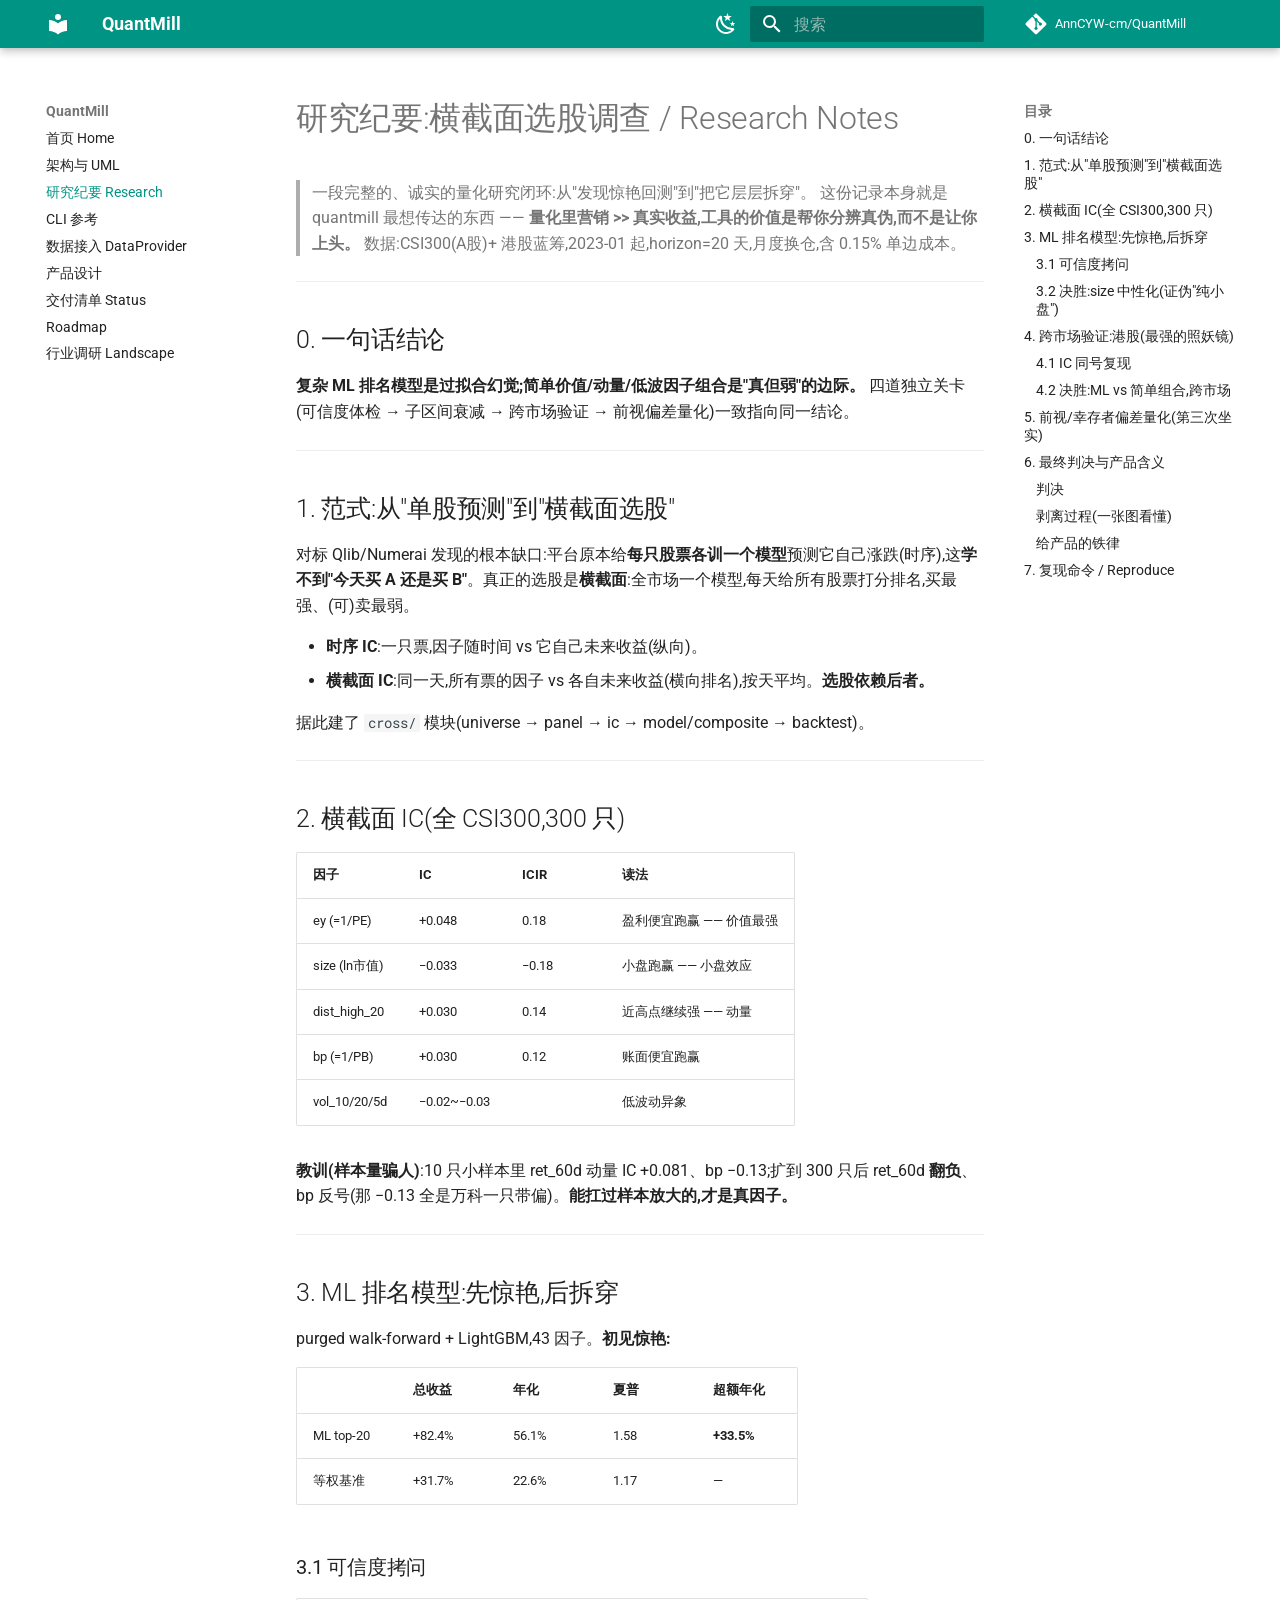
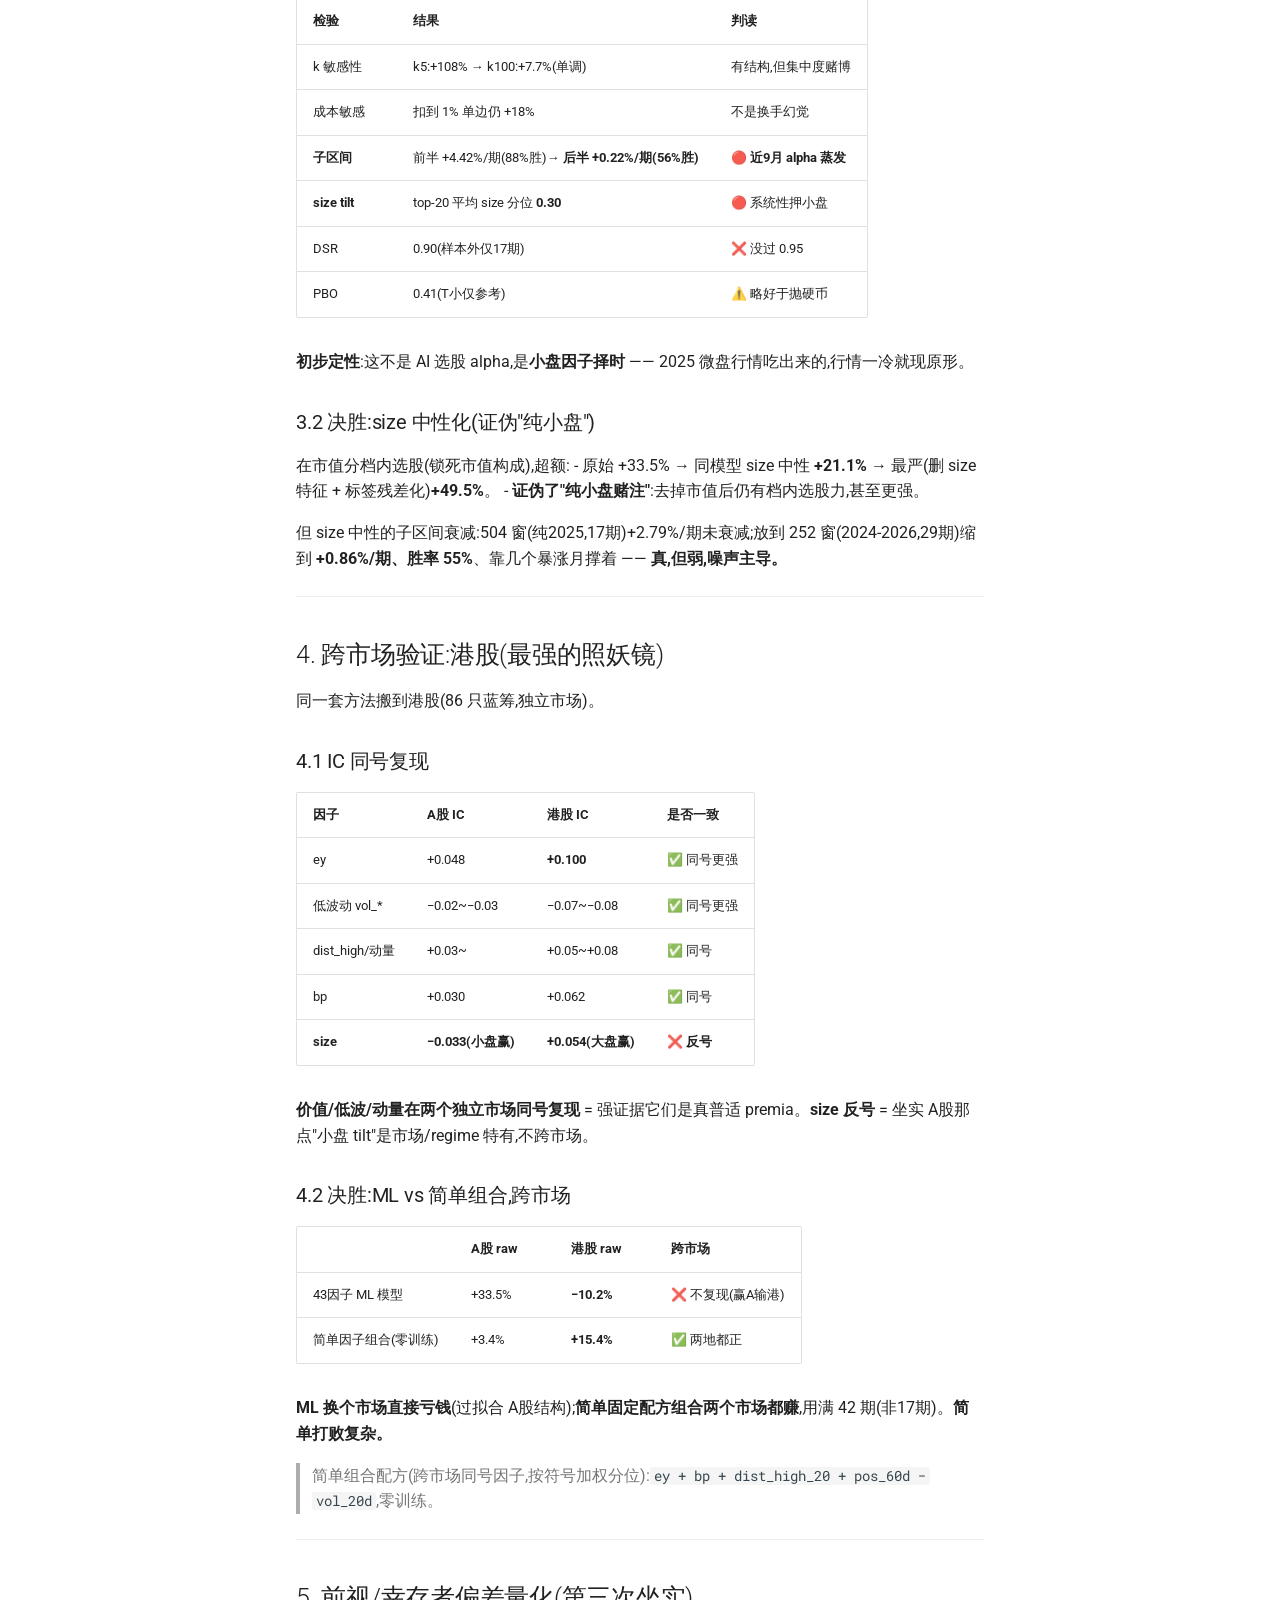
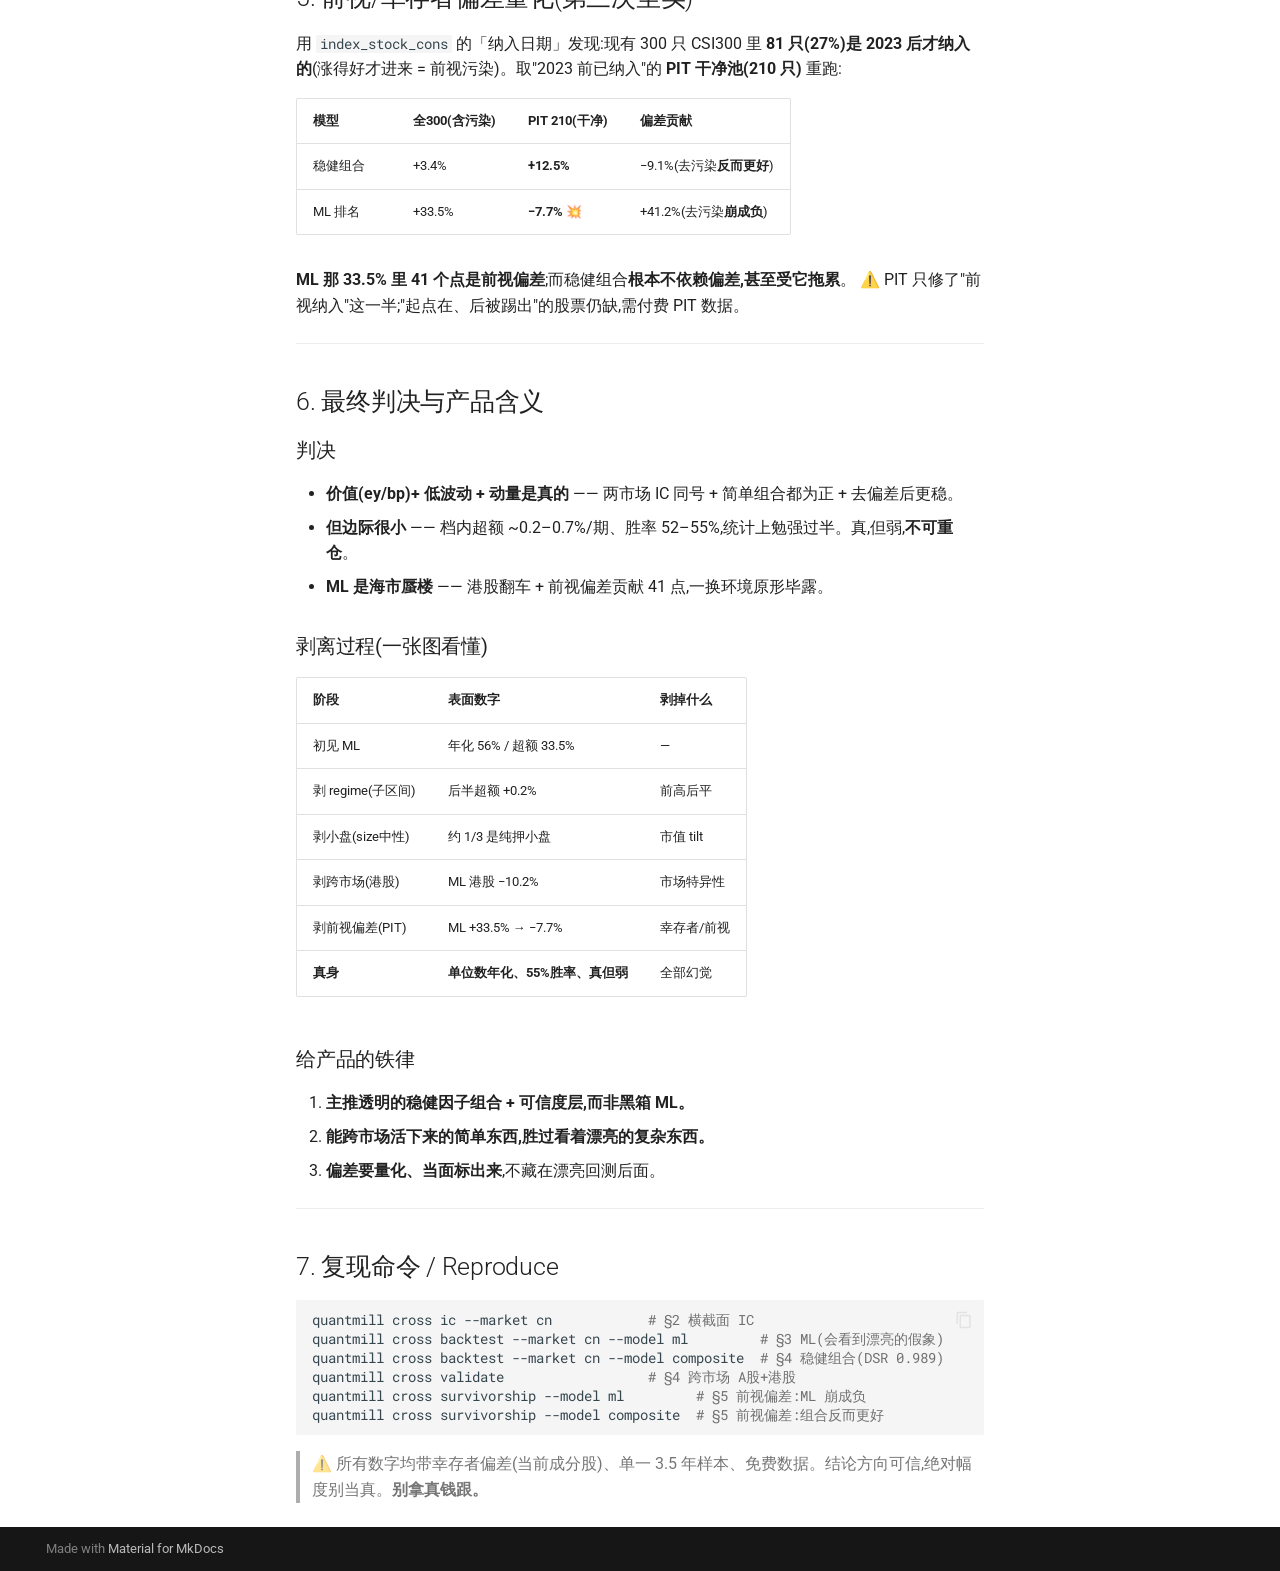
<file: RESEARCH_NOTES/index.html>
<!doctype html>
<html lang="zh" class="no-js">
  <head>
    
      <meta charset="utf-8">
      <meta name="viewport" content="width=device-width,initial-scale=1">
      
        <meta name="description" content="开源全链条 AI 量化平台 · 诚实优先 | Honest full-chain open-source AI quant platform">
      
      
      
        <link rel="canonical" href="https://AnnCYW-cm.github.io/QuantMill/RESEARCH_NOTES/">
      
      
        <link rel="prev" href="../ARCHITECTURE/">
      
      
        <link rel="next" href="../CLI/">
      
      
        
      
      
      <link rel="icon" href="../assets/images/favicon.png">
      <meta name="generator" content="mkdocs-1.6.1, mkdocs-material-9.7.6">
    
    
      
        <title>研究纪要 Research - QuantMill</title>
      
    
    
      <link rel="stylesheet" href="../assets/stylesheets/main.484c7ddc.min.css">
      
        
        <link rel="stylesheet" href="../assets/stylesheets/palette.ab4e12ef.min.css">
      
      


    
    
      
    
    
      
        
        
        <link rel="preconnect" href="https://fonts.gstatic.com" crossorigin>
        <link rel="stylesheet" href="https://fonts.googleapis.com/css?family=Roboto:300,300i,400,400i,700,700i%7CRoboto+Mono:400,400i,700,700i&display=fallback">
        <style>:root{--md-text-font:"Roboto";--md-code-font:"Roboto Mono"}</style>
      
    
    
    <script>__md_scope=new URL("..",location),__md_hash=e=>[...e].reduce(((e,_)=>(e<<5)-e+_.charCodeAt(0)),0),__md_get=(e,_=localStorage,t=__md_scope)=>JSON.parse(_.getItem(t.pathname+"."+e)),__md_set=(e,_,t=localStorage,a=__md_scope)=>{try{t.setItem(a.pathname+"."+e,JSON.stringify(_))}catch(e){}}</script>
    
      

    
    
  </head>
  
  
    
    
      
    
    
    
    
    <body dir="ltr" data-md-color-scheme="default" data-md-color-primary="teal" data-md-color-accent="teal">
  
    
    <input class="md-toggle" data-md-toggle="drawer" type="checkbox" id="__drawer" autocomplete="off">
    <input class="md-toggle" data-md-toggle="search" type="checkbox" id="__search" autocomplete="off">
    <label class="md-overlay" for="__drawer"></label>
    <div data-md-component="skip">
      
        
        <a href="#research-notes" class="md-skip">
          跳转至
        </a>
      
    </div>
    <div data-md-component="announce">
      
    </div>
    
    
      

  

<header class="md-header md-header--shadow" data-md-component="header">
  <nav class="md-header__inner md-grid" aria-label="页眉">
    <a href=".." title="QuantMill" class="md-header__button md-logo" aria-label="QuantMill" data-md-component="logo">
      
  
  <svg xmlns="http://www.w3.org/2000/svg" viewBox="0 0 24 24"><path d="M12 8a3 3 0 0 0 3-3 3 3 0 0 0-3-3 3 3 0 0 0-3 3 3 3 0 0 0 3 3m0 3.54C9.64 9.35 6.5 8 3 8v11c3.5 0 6.64 1.35 9 3.54 2.36-2.19 5.5-3.54 9-3.54V8c-3.5 0-6.64 1.35-9 3.54"/></svg>

    </a>
    <label class="md-header__button md-icon" for="__drawer">
      
      <svg xmlns="http://www.w3.org/2000/svg" viewBox="0 0 24 24"><path d="M3 6h18v2H3zm0 5h18v2H3zm0 5h18v2H3z"/></svg>
    </label>
    <div class="md-header__title" data-md-component="header-title">
      <div class="md-header__ellipsis">
        <div class="md-header__topic">
          <span class="md-ellipsis">
            QuantMill
          </span>
        </div>
        <div class="md-header__topic" data-md-component="header-topic">
          <span class="md-ellipsis">
            
              研究纪要 Research
            
          </span>
        </div>
      </div>
    </div>
    
      
        <form class="md-header__option" data-md-component="palette">
  
    
    
    
    <input class="md-option" data-md-color-media="" data-md-color-scheme="default" data-md-color-primary="teal" data-md-color-accent="teal"  aria-label="切换深色"  type="radio" name="__palette" id="__palette_0">
    
      <label class="md-header__button md-icon" title="切换深色" for="__palette_1" hidden>
        <svg xmlns="http://www.w3.org/2000/svg" viewBox="0 0 24 24"><path d="m17.75 4.09-2.53 1.94.91 3.06-2.63-1.81-2.63 1.81.91-3.06-2.53-1.94L12.44 4l1.06-3 1.06 3zm3.5 6.91-1.64 1.25.59 1.98-1.7-1.17-1.7 1.17.59-1.98L15.75 11l2.06-.05L18.5 9l.69 1.95zm-2.28 4.95c.83-.08 1.72 1.1 1.19 1.85-.32.45-.66.87-1.08 1.27C15.17 23 8.84 23 4.94 19.07c-3.91-3.9-3.91-10.24 0-14.14.4-.4.82-.76 1.27-1.08.75-.53 1.93.36 1.85 1.19-.27 2.86.69 5.83 2.89 8.02a9.96 9.96 0 0 0 8.02 2.89m-1.64 2.02a12.08 12.08 0 0 1-7.8-3.47c-2.17-2.19-3.33-5-3.49-7.82-2.81 3.14-2.7 7.96.31 10.98 3.02 3.01 7.84 3.12 10.98.31"/></svg>
      </label>
    
  
    
    
    
    <input class="md-option" data-md-color-media="" data-md-color-scheme="slate" data-md-color-primary="teal" data-md-color-accent="teal"  aria-label="切换浅色"  type="radio" name="__palette" id="__palette_1">
    
      <label class="md-header__button md-icon" title="切换浅色" for="__palette_0" hidden>
        <svg xmlns="http://www.w3.org/2000/svg" viewBox="0 0 24 24"><path d="M12 7a5 5 0 0 1 5 5 5 5 0 0 1-5 5 5 5 0 0 1-5-5 5 5 0 0 1 5-5m0 2a3 3 0 0 0-3 3 3 3 0 0 0 3 3 3 3 0 0 0 3-3 3 3 0 0 0-3-3m0-7 2.39 3.42C13.65 5.15 12.84 5 12 5s-1.65.15-2.39.42zM3.34 7l4.16-.35A7.2 7.2 0 0 0 5.94 8.5c-.44.74-.69 1.5-.83 2.29zm.02 10 1.76-3.77a7.131 7.131 0 0 0 2.38 4.14zM20.65 7l-1.77 3.79a7.02 7.02 0 0 0-2.38-4.15zm-.01 10-4.14.36c.59-.51 1.12-1.14 1.54-1.86.42-.73.69-1.5.83-2.29zM12 22l-2.41-3.44c.74.27 1.55.44 2.41.44.82 0 1.63-.17 2.37-.44z"/></svg>
      </label>
    
  
</form>
      
    
    
      <script>var palette=__md_get("__palette");if(palette&&palette.color){if("(prefers-color-scheme)"===palette.color.media){var media=matchMedia("(prefers-color-scheme: light)"),input=document.querySelector(media.matches?"[data-md-color-media='(prefers-color-scheme: light)']":"[data-md-color-media='(prefers-color-scheme: dark)']");palette.color.media=input.getAttribute("data-md-color-media"),palette.color.scheme=input.getAttribute("data-md-color-scheme"),palette.color.primary=input.getAttribute("data-md-color-primary"),palette.color.accent=input.getAttribute("data-md-color-accent")}for(var[key,value]of Object.entries(palette.color))document.body.setAttribute("data-md-color-"+key,value)}</script>
    
    
    
      
      
        <label class="md-header__button md-icon" for="__search">
          
          <svg xmlns="http://www.w3.org/2000/svg" viewBox="0 0 24 24"><path d="M9.5 3A6.5 6.5 0 0 1 16 9.5c0 1.61-.59 3.09-1.56 4.23l.27.27h.79l5 5-1.5 1.5-5-5v-.79l-.27-.27A6.52 6.52 0 0 1 9.5 16 6.5 6.5 0 0 1 3 9.5 6.5 6.5 0 0 1 9.5 3m0 2C7 5 5 7 5 9.5S7 14 9.5 14 14 12 14 9.5 12 5 9.5 5"/></svg>
        </label>
        <div class="md-search" data-md-component="search" role="dialog">
  <label class="md-search__overlay" for="__search"></label>
  <div class="md-search__inner" role="search">
    <form class="md-search__form" name="search">
      <input type="text" class="md-search__input" name="query" aria-label="搜索" placeholder="搜索" autocapitalize="off" autocorrect="off" autocomplete="off" spellcheck="false" data-md-component="search-query" required>
      <label class="md-search__icon md-icon" for="__search">
        
        <svg xmlns="http://www.w3.org/2000/svg" viewBox="0 0 24 24"><path d="M9.5 3A6.5 6.5 0 0 1 16 9.5c0 1.61-.59 3.09-1.56 4.23l.27.27h.79l5 5-1.5 1.5-5-5v-.79l-.27-.27A6.52 6.52 0 0 1 9.5 16 6.5 6.5 0 0 1 3 9.5 6.5 6.5 0 0 1 9.5 3m0 2C7 5 5 7 5 9.5S7 14 9.5 14 14 12 14 9.5 12 5 9.5 5"/></svg>
        
        <svg xmlns="http://www.w3.org/2000/svg" viewBox="0 0 24 24"><path d="M20 11v2H8l5.5 5.5-1.42 1.42L4.16 12l7.92-7.92L13.5 5.5 8 11z"/></svg>
      </label>
      <nav class="md-search__options" aria-label="查找">
        
        <button type="reset" class="md-search__icon md-icon" title="清空当前内容" aria-label="清空当前内容" tabindex="-1">
          
          <svg xmlns="http://www.w3.org/2000/svg" viewBox="0 0 24 24"><path d="M19 6.41 17.59 5 12 10.59 6.41 5 5 6.41 10.59 12 5 17.59 6.41 19 12 13.41 17.59 19 19 17.59 13.41 12z"/></svg>
        </button>
      </nav>
      
    </form>
    <div class="md-search__output">
      <div class="md-search__scrollwrap" tabindex="0" data-md-scrollfix>
        <div class="md-search-result" data-md-component="search-result">
          <div class="md-search-result__meta">
            正在初始化搜索引擎
          </div>
          <ol class="md-search-result__list" role="presentation"></ol>
        </div>
      </div>
    </div>
  </div>
</div>
      
    
    
      <div class="md-header__source">
        <a href="https://github.com/AnnCYW-cm/QuantMill" title="前往仓库" class="md-source" data-md-component="source">
  <div class="md-source__icon md-icon">
    
    <svg xmlns="http://www.w3.org/2000/svg" viewBox="0 0 448 512"><!--! Font Awesome Free 7.1.0 by @fontawesome - https://fontawesome.com License - https://fontawesome.com/license/free (Icons: CC BY 4.0, Fonts: SIL OFL 1.1, Code: MIT License) Copyright 2025 Fonticons, Inc.--><path d="M439.6 236.1 244 40.5c-5.4-5.5-12.8-8.5-20.4-8.5s-15 3-20.4 8.4L162.5 81l51.5 51.5c27.1-9.1 52.7 16.8 43.4 43.7l49.7 49.7c34.2-11.8 61.2 31 35.5 56.7-26.5 26.5-70.2-2.9-56-37.3L240.3 199v121.9c25.3 12.5 22.3 41.8 9.1 55-6.4 6.4-15.2 10.1-24.3 10.1s-17.8-3.6-24.3-10.1c-17.6-17.6-11.1-46.9 11.2-56v-123c-20.8-8.5-24.6-30.7-18.6-45L142.6 101 8.5 235.1C3 240.6 0 247.9 0 255.5s3 15 8.5 20.4l195.6 195.7c5.4 5.4 12.7 8.4 20.4 8.4s15-3 20.4-8.4l194.7-194.7c5.4-5.4 8.4-12.8 8.4-20.4s-3-15-8.4-20.4"/></svg>
  </div>
  <div class="md-source__repository">
    AnnCYW-cm/QuantMill
  </div>
</a>
      </div>
    
  </nav>
  
</header>
    
    <div class="md-container" data-md-component="container">
      
      
        
          
        
      
      <main class="md-main" data-md-component="main">
        <div class="md-main__inner md-grid">
          
            
              
              <div class="md-sidebar md-sidebar--primary" data-md-component="sidebar" data-md-type="navigation" >
                <div class="md-sidebar__scrollwrap">
                  <div class="md-sidebar__inner">
                    



<nav class="md-nav md-nav--primary" aria-label="导航栏" data-md-level="0">
  <label class="md-nav__title" for="__drawer">
    <a href=".." title="QuantMill" class="md-nav__button md-logo" aria-label="QuantMill" data-md-component="logo">
      
  
  <svg xmlns="http://www.w3.org/2000/svg" viewBox="0 0 24 24"><path d="M12 8a3 3 0 0 0 3-3 3 3 0 0 0-3-3 3 3 0 0 0-3 3 3 3 0 0 0 3 3m0 3.54C9.64 9.35 6.5 8 3 8v11c3.5 0 6.64 1.35 9 3.54 2.36-2.19 5.5-3.54 9-3.54V8c-3.5 0-6.64 1.35-9 3.54"/></svg>

    </a>
    QuantMill
  </label>
  
    <div class="md-nav__source">
      <a href="https://github.com/AnnCYW-cm/QuantMill" title="前往仓库" class="md-source" data-md-component="source">
  <div class="md-source__icon md-icon">
    
    <svg xmlns="http://www.w3.org/2000/svg" viewBox="0 0 448 512"><!--! Font Awesome Free 7.1.0 by @fontawesome - https://fontawesome.com License - https://fontawesome.com/license/free (Icons: CC BY 4.0, Fonts: SIL OFL 1.1, Code: MIT License) Copyright 2025 Fonticons, Inc.--><path d="M439.6 236.1 244 40.5c-5.4-5.5-12.8-8.5-20.4-8.5s-15 3-20.4 8.4L162.5 81l51.5 51.5c27.1-9.1 52.7 16.8 43.4 43.7l49.7 49.7c34.2-11.8 61.2 31 35.5 56.7-26.5 26.5-70.2-2.9-56-37.3L240.3 199v121.9c25.3 12.5 22.3 41.8 9.1 55-6.4 6.4-15.2 10.1-24.3 10.1s-17.8-3.6-24.3-10.1c-17.6-17.6-11.1-46.9 11.2-56v-123c-20.8-8.5-24.6-30.7-18.6-45L142.6 101 8.5 235.1C3 240.6 0 247.9 0 255.5s3 15 8.5 20.4l195.6 195.7c5.4 5.4 12.7 8.4 20.4 8.4s15-3 20.4-8.4l194.7-194.7c5.4-5.4 8.4-12.8 8.4-20.4s-3-15-8.4-20.4"/></svg>
  </div>
  <div class="md-source__repository">
    AnnCYW-cm/QuantMill
  </div>
</a>
    </div>
  
  <ul class="md-nav__list" data-md-scrollfix>
    
      
      
  
  
  
  
    <li class="md-nav__item">
      <a href=".." class="md-nav__link">
        
  
  
  <span class="md-ellipsis">
    
  
    首页 Home
  

    
  </span>
  
  

      </a>
    </li>
  

    
      
      
  
  
  
  
    <li class="md-nav__item">
      <a href="../ARCHITECTURE/" class="md-nav__link">
        
  
  
  <span class="md-ellipsis">
    
  
    架构与 UML
  

    
  </span>
  
  

      </a>
    </li>
  

    
      
      
  
  
    
  
  
  
    <li class="md-nav__item md-nav__item--active">
      
      <input class="md-nav__toggle md-toggle" type="checkbox" id="__toc">
      
      
        
      
      
        <label class="md-nav__link md-nav__link--active" for="__toc">
          
  
  
  <span class="md-ellipsis">
    
  
    研究纪要 Research
  

    
  </span>
  
  

          <span class="md-nav__icon md-icon"></span>
        </label>
      
      <a href="./" class="md-nav__link md-nav__link--active">
        
  
  
  <span class="md-ellipsis">
    
  
    研究纪要 Research
  

    
  </span>
  
  

      </a>
      
        

<nav class="md-nav md-nav--secondary" aria-label="目录">
  
  
  
    
  
  
    <label class="md-nav__title" for="__toc">
      <span class="md-nav__icon md-icon"></span>
      目录
    </label>
    <ul class="md-nav__list" data-md-component="toc" data-md-scrollfix>
      
        <li class="md-nav__item">
  <a href="#0" class="md-nav__link">
    <span class="md-ellipsis">
      
        0. 一句话结论
      
    </span>
  </a>
  
</li>
      
        <li class="md-nav__item">
  <a href="#1" class="md-nav__link">
    <span class="md-ellipsis">
      
        1. 范式:从"单股预测"到"横截面选股"
      
    </span>
  </a>
  
</li>
      
        <li class="md-nav__item">
  <a href="#2-ic-csi300300" class="md-nav__link">
    <span class="md-ellipsis">
      
        2. 横截面 IC(全 CSI300,300 只)
      
    </span>
  </a>
  
</li>
      
        <li class="md-nav__item">
  <a href="#3-ml" class="md-nav__link">
    <span class="md-ellipsis">
      
        3. ML 排名模型:先惊艳,后拆穿
      
    </span>
  </a>
  
    <nav class="md-nav" aria-label="3. ML 排名模型:先惊艳,后拆穿">
      <ul class="md-nav__list">
        
          <li class="md-nav__item">
  <a href="#31" class="md-nav__link">
    <span class="md-ellipsis">
      
        3.1 可信度拷问
      
    </span>
  </a>
  
</li>
        
          <li class="md-nav__item">
  <a href="#32-size" class="md-nav__link">
    <span class="md-ellipsis">
      
        3.2 决胜:size 中性化(证伪"纯小盘")
      
    </span>
  </a>
  
</li>
        
      </ul>
    </nav>
  
</li>
      
        <li class="md-nav__item">
  <a href="#4" class="md-nav__link">
    <span class="md-ellipsis">
      
        4. 跨市场验证:港股(最强的照妖镜)
      
    </span>
  </a>
  
    <nav class="md-nav" aria-label="4. 跨市场验证:港股(最强的照妖镜)">
      <ul class="md-nav__list">
        
          <li class="md-nav__item">
  <a href="#41-ic" class="md-nav__link">
    <span class="md-ellipsis">
      
        4.1 IC 同号复现
      
    </span>
  </a>
  
</li>
        
          <li class="md-nav__item">
  <a href="#42-ml-vs" class="md-nav__link">
    <span class="md-ellipsis">
      
        4.2 决胜:ML vs 简单组合,跨市场
      
    </span>
  </a>
  
</li>
        
      </ul>
    </nav>
  
</li>
      
        <li class="md-nav__item">
  <a href="#5" class="md-nav__link">
    <span class="md-ellipsis">
      
        5. 前视/幸存者偏差量化(第三次坐实)
      
    </span>
  </a>
  
</li>
      
        <li class="md-nav__item">
  <a href="#6" class="md-nav__link">
    <span class="md-ellipsis">
      
        6. 最终判决与产品含义
      
    </span>
  </a>
  
    <nav class="md-nav" aria-label="6. 最终判决与产品含义">
      <ul class="md-nav__list">
        
          <li class="md-nav__item">
  <a href="#_1" class="md-nav__link">
    <span class="md-ellipsis">
      
        判决
      
    </span>
  </a>
  
</li>
        
          <li class="md-nav__item">
  <a href="#_2" class="md-nav__link">
    <span class="md-ellipsis">
      
        剥离过程(一张图看懂)
      
    </span>
  </a>
  
</li>
        
          <li class="md-nav__item">
  <a href="#_3" class="md-nav__link">
    <span class="md-ellipsis">
      
        给产品的铁律
      
    </span>
  </a>
  
</li>
        
      </ul>
    </nav>
  
</li>
      
        <li class="md-nav__item">
  <a href="#7-reproduce" class="md-nav__link">
    <span class="md-ellipsis">
      
        7. 复现命令 / Reproduce
      
    </span>
  </a>
  
</li>
      
    </ul>
  
</nav>
      
    </li>
  

    
      
      
  
  
  
  
    <li class="md-nav__item">
      <a href="../CLI/" class="md-nav__link">
        
  
  
  <span class="md-ellipsis">
    
  
    CLI 参考
  

    
  </span>
  
  

      </a>
    </li>
  

    
      
      
  
  
  
  
    <li class="md-nav__item">
      <a href="../DATAPROVIDER/" class="md-nav__link">
        
  
  
  <span class="md-ellipsis">
    
  
    数据接入 DataProvider
  

    
  </span>
  
  

      </a>
    </li>
  

    
      
      
  
  
  
  
    <li class="md-nav__item">
      <a href="../PRODUCT_DESIGN/" class="md-nav__link">
        
  
  
  <span class="md-ellipsis">
    
  
    产品设计
  

    
  </span>
  
  

      </a>
    </li>
  

    
      
      
  
  
  
  
    <li class="md-nav__item">
      <a href="../STATUS/" class="md-nav__link">
        
  
  
  <span class="md-ellipsis">
    
  
    交付清单 Status
  

    
  </span>
  
  

      </a>
    </li>
  

    
      
      
  
  
  
  
    <li class="md-nav__item">
      <a href="../ROADMAP/" class="md-nav__link">
        
  
  
  <span class="md-ellipsis">
    
  
    Roadmap
  

    
  </span>
  
  

      </a>
    </li>
  

    
      
      
  
  
  
  
    <li class="md-nav__item">
      <a href="../ai-quant-landscape/" class="md-nav__link">
        
  
  
  <span class="md-ellipsis">
    
  
    行业调研 Landscape
  

    
  </span>
  
  

      </a>
    </li>
  

    
  </ul>
</nav>
                  </div>
                </div>
              </div>
            
            
              
              <div class="md-sidebar md-sidebar--secondary" data-md-component="sidebar" data-md-type="toc" >
                <div class="md-sidebar__scrollwrap">
                  <div class="md-sidebar__inner">
                    

<nav class="md-nav md-nav--secondary" aria-label="目录">
  
  
  
    
  
  
    <label class="md-nav__title" for="__toc">
      <span class="md-nav__icon md-icon"></span>
      目录
    </label>
    <ul class="md-nav__list" data-md-component="toc" data-md-scrollfix>
      
        <li class="md-nav__item">
  <a href="#0" class="md-nav__link">
    <span class="md-ellipsis">
      
        0. 一句话结论
      
    </span>
  </a>
  
</li>
      
        <li class="md-nav__item">
  <a href="#1" class="md-nav__link">
    <span class="md-ellipsis">
      
        1. 范式:从"单股预测"到"横截面选股"
      
    </span>
  </a>
  
</li>
      
        <li class="md-nav__item">
  <a href="#2-ic-csi300300" class="md-nav__link">
    <span class="md-ellipsis">
      
        2. 横截面 IC(全 CSI300,300 只)
      
    </span>
  </a>
  
</li>
      
        <li class="md-nav__item">
  <a href="#3-ml" class="md-nav__link">
    <span class="md-ellipsis">
      
        3. ML 排名模型:先惊艳,后拆穿
      
    </span>
  </a>
  
    <nav class="md-nav" aria-label="3. ML 排名模型:先惊艳,后拆穿">
      <ul class="md-nav__list">
        
          <li class="md-nav__item">
  <a href="#31" class="md-nav__link">
    <span class="md-ellipsis">
      
        3.1 可信度拷问
      
    </span>
  </a>
  
</li>
        
          <li class="md-nav__item">
  <a href="#32-size" class="md-nav__link">
    <span class="md-ellipsis">
      
        3.2 决胜:size 中性化(证伪"纯小盘")
      
    </span>
  </a>
  
</li>
        
      </ul>
    </nav>
  
</li>
      
        <li class="md-nav__item">
  <a href="#4" class="md-nav__link">
    <span class="md-ellipsis">
      
        4. 跨市场验证:港股(最强的照妖镜)
      
    </span>
  </a>
  
    <nav class="md-nav" aria-label="4. 跨市场验证:港股(最强的照妖镜)">
      <ul class="md-nav__list">
        
          <li class="md-nav__item">
  <a href="#41-ic" class="md-nav__link">
    <span class="md-ellipsis">
      
        4.1 IC 同号复现
      
    </span>
  </a>
  
</li>
        
          <li class="md-nav__item">
  <a href="#42-ml-vs" class="md-nav__link">
    <span class="md-ellipsis">
      
        4.2 决胜:ML vs 简单组合,跨市场
      
    </span>
  </a>
  
</li>
        
      </ul>
    </nav>
  
</li>
      
        <li class="md-nav__item">
  <a href="#5" class="md-nav__link">
    <span class="md-ellipsis">
      
        5. 前视/幸存者偏差量化(第三次坐实)
      
    </span>
  </a>
  
</li>
      
        <li class="md-nav__item">
  <a href="#6" class="md-nav__link">
    <span class="md-ellipsis">
      
        6. 最终判决与产品含义
      
    </span>
  </a>
  
    <nav class="md-nav" aria-label="6. 最终判决与产品含义">
      <ul class="md-nav__list">
        
          <li class="md-nav__item">
  <a href="#_1" class="md-nav__link">
    <span class="md-ellipsis">
      
        判决
      
    </span>
  </a>
  
</li>
        
          <li class="md-nav__item">
  <a href="#_2" class="md-nav__link">
    <span class="md-ellipsis">
      
        剥离过程(一张图看懂)
      
    </span>
  </a>
  
</li>
        
          <li class="md-nav__item">
  <a href="#_3" class="md-nav__link">
    <span class="md-ellipsis">
      
        给产品的铁律
      
    </span>
  </a>
  
</li>
        
      </ul>
    </nav>
  
</li>
      
        <li class="md-nav__item">
  <a href="#7-reproduce" class="md-nav__link">
    <span class="md-ellipsis">
      
        7. 复现命令 / Reproduce
      
    </span>
  </a>
  
</li>
      
    </ul>
  
</nav>
                  </div>
                </div>
              </div>
            
          
          
            <div class="md-content" data-md-component="content">
              
              <article class="md-content__inner md-typeset">
                
                  


  
  


<h1 id="research-notes">研究纪要:横截面选股调查 / Research Notes<a class="headerlink" href="#research-notes" title="Permanent link">&para;</a></h1>
<blockquote>
<p>一段完整的、诚实的量化研究闭环:从"发现惊艳回测"到"把它层层拆穿"。
这份记录本身就是 quantmill 最想传达的东西 —— <strong>量化里营销 &gt;&gt; 真实收益,工具的价值是帮你分辨真伪,而不是让你上头。</strong>
数据:CSI300(A股)+ 港股蓝筹,2023-01 起,horizon=20 天,月度换仓,含 0.15% 单边成本。</p>
</blockquote>
<hr />
<h2 id="0">0. 一句话结论<a class="headerlink" href="#0" title="Permanent link">&para;</a></h2>
<p><strong>复杂 ML 排名模型是过拟合幻觉;简单价值/动量/低波因子组合是"真但弱"的边际。</strong> 四道独立关卡(可信度体检 → 子区间衰减 → 跨市场验证 → 前视偏差量化)一致指向同一结论。</p>
<hr />
<h2 id="1">1. 范式:从"单股预测"到"横截面选股"<a class="headerlink" href="#1" title="Permanent link">&para;</a></h2>
<p>对标 Qlib/Numerai 发现的根本缺口:平台原本给<strong>每只股票各训一个模型</strong>预测它自己涨跌(时序),这<strong>学不到"今天买 A 还是买 B"</strong>。真正的选股是<strong>横截面</strong>:全市场一个模型,每天给所有股票打分排名,买最强、(可)卖最弱。</p>
<ul>
<li><strong>时序 IC</strong>:一只票,因子随时间 vs 它自己未来收益(纵向)。</li>
<li><strong>横截面 IC</strong>:同一天,所有票的因子 vs 各自未来收益(横向排名),按天平均。<strong>选股依赖后者。</strong></li>
</ul>
<p>据此建了 <code>cross/</code> 模块(universe → panel → ic → model/composite → backtest)。</p>
<hr />
<h2 id="2-ic-csi300300">2. 横截面 IC(全 CSI300,300 只)<a class="headerlink" href="#2-ic-csi300300" title="Permanent link">&para;</a></h2>
<table>
<thead>
<tr>
<th>因子</th>
<th>IC</th>
<th>ICIR</th>
<th>读法</th>
</tr>
</thead>
<tbody>
<tr>
<td>ey (=1/PE)</td>
<td>+0.048</td>
<td>0.18</td>
<td>盈利便宜跑赢 —— 价值最强</td>
</tr>
<tr>
<td>size (ln市值)</td>
<td>−0.033</td>
<td>−0.18</td>
<td>小盘跑赢 —— 小盘效应</td>
</tr>
<tr>
<td>dist_high_20</td>
<td>+0.030</td>
<td>0.14</td>
<td>近高点继续强 —— 动量</td>
</tr>
<tr>
<td>bp (=1/PB)</td>
<td>+0.030</td>
<td>0.12</td>
<td>账面便宜跑赢</td>
</tr>
<tr>
<td>vol_10/20/5d</td>
<td>−0.02~−0.03</td>
<td></td>
<td>低波动异象</td>
</tr>
</tbody>
</table>
<p><strong>教训(样本量骗人)</strong>:10 只小样本里 ret_60d 动量 IC +0.081、bp −0.13;扩到 300 只后 ret_60d <strong>翻负</strong>、bp 反号(那 −0.13 全是万科一只带偏)。<strong>能扛过样本放大的,才是真因子。</strong></p>
<hr />
<h2 id="3-ml">3. ML 排名模型:先惊艳,后拆穿<a class="headerlink" href="#3-ml" title="Permanent link">&para;</a></h2>
<p>purged walk-forward + LightGBM,43 因子。<strong>初见惊艳:</strong></p>
<table>
<thead>
<tr>
<th></th>
<th>总收益</th>
<th>年化</th>
<th>夏普</th>
<th>超额年化</th>
</tr>
</thead>
<tbody>
<tr>
<td>ML top-20</td>
<td>+82.4%</td>
<td>56.1%</td>
<td>1.58</td>
<td><strong>+33.5%</strong></td>
</tr>
<tr>
<td>等权基准</td>
<td>+31.7%</td>
<td>22.6%</td>
<td>1.17</td>
<td>—</td>
</tr>
</tbody>
</table>
<h3 id="31">3.1 可信度拷问<a class="headerlink" href="#31" title="Permanent link">&para;</a></h3>
<table>
<thead>
<tr>
<th>检验</th>
<th>结果</th>
<th>判读</th>
</tr>
</thead>
<tbody>
<tr>
<td>k 敏感性</td>
<td>k5:+108% → k100:+7.7%(单调)</td>
<td>有结构,但集中度赌博</td>
</tr>
<tr>
<td>成本敏感</td>
<td>扣到 1% 单边仍 +18%</td>
<td>不是换手幻觉</td>
</tr>
<tr>
<td><strong>子区间</strong></td>
<td>前半 +4.42%/期(88%胜)→ <strong>后半 +0.22%/期(56%胜)</strong></td>
<td>🔴 <strong>近9月 alpha 蒸发</strong></td>
</tr>
<tr>
<td><strong>size tilt</strong></td>
<td>top-20 平均 size 分位 <strong>0.30</strong></td>
<td>🔴 系统性押小盘</td>
</tr>
<tr>
<td>DSR</td>
<td>0.90(样本外仅17期)</td>
<td>❌ 没过 0.95</td>
</tr>
<tr>
<td>PBO</td>
<td>0.41(T小仅参考)</td>
<td>⚠️ 略好于抛硬币</td>
</tr>
</tbody>
</table>
<p><strong>初步定性</strong>:这不是 AI 选股 alpha,是<strong>小盘因子择时</strong> —— 2025 微盘行情吃出来的,行情一冷就现原形。</p>
<h3 id="32-size">3.2 决胜:size 中性化(证伪"纯小盘")<a class="headerlink" href="#32-size" title="Permanent link">&para;</a></h3>
<p>在市值分档内选股(锁死市值构成),超额:
- 原始 +33.5% → 同模型 size 中性 <strong>+21.1%</strong> → 最严(删 size 特征 + 标签残差化)<strong>+49.5%</strong>。
- <strong>证伪了"纯小盘赌注"</strong>:去掉市值后仍有档内选股力,甚至更强。</p>
<p>但 size 中性的子区间衰减:504 窗(纯2025,17期)+2.79%/期未衰减;放到 252 窗(2024-2026,29期)缩到 <strong>+0.86%/期、胜率 55%</strong>、靠几个暴涨月撑着 —— <strong>真,但弱,噪声主导。</strong></p>
<hr />
<h2 id="4">4. 跨市场验证:港股(最强的照妖镜)<a class="headerlink" href="#4" title="Permanent link">&para;</a></h2>
<p>同一套方法搬到港股(86 只蓝筹,独立市场)。</p>
<h3 id="41-ic">4.1 IC 同号复现<a class="headerlink" href="#41-ic" title="Permanent link">&para;</a></h3>
<table>
<thead>
<tr>
<th>因子</th>
<th>A股 IC</th>
<th>港股 IC</th>
<th>是否一致</th>
</tr>
</thead>
<tbody>
<tr>
<td>ey</td>
<td>+0.048</td>
<td><strong>+0.100</strong></td>
<td>✅ 同号更强</td>
</tr>
<tr>
<td>低波动 vol_*</td>
<td>−0.02~−0.03</td>
<td>−0.07~−0.08</td>
<td>✅ 同号更强</td>
</tr>
<tr>
<td>dist_high/动量</td>
<td>+0.03~</td>
<td>+0.05~+0.08</td>
<td>✅ 同号</td>
</tr>
<tr>
<td>bp</td>
<td>+0.030</td>
<td>+0.062</td>
<td>✅ 同号</td>
</tr>
<tr>
<td><strong>size</strong></td>
<td><strong>−0.033(小盘赢)</strong></td>
<td><strong>+0.054(大盘赢)</strong></td>
<td>❌ <strong>反号</strong></td>
</tr>
</tbody>
</table>
<p><strong>价值/低波/动量在两个独立市场同号复现</strong> = 强证据它们是真普适 premia。<strong>size 反号</strong> = 坐实 A股那点"小盘 tilt"是市场/regime 特有,不跨市场。</p>
<h3 id="42-ml-vs">4.2 决胜:ML vs 简单组合,跨市场<a class="headerlink" href="#42-ml-vs" title="Permanent link">&para;</a></h3>
<table>
<thead>
<tr>
<th></th>
<th>A股 raw</th>
<th>港股 raw</th>
<th>跨市场</th>
</tr>
</thead>
<tbody>
<tr>
<td>43因子 ML 模型</td>
<td>+33.5%</td>
<td><strong>−10.2%</strong></td>
<td>❌ 不复现(赢A输港)</td>
</tr>
<tr>
<td>简单因子组合(零训练)</td>
<td>+3.4%</td>
<td><strong>+15.4%</strong></td>
<td>✅ 两地都正</td>
</tr>
</tbody>
</table>
<p><strong>ML 换个市场直接亏钱</strong>(过拟合 A股结构);<strong>简单固定配方组合两个市场都赚</strong>,用满 42 期(非17期)。<strong>简单打败复杂。</strong></p>
<blockquote>
<p>简单组合配方(跨市场同号因子,按符号加权分位):<code>ey + bp + dist_high_20 + pos_60d − vol_20d</code>,零训练。</p>
</blockquote>
<hr />
<h2 id="5">5. 前视/幸存者偏差量化(第三次坐实)<a class="headerlink" href="#5" title="Permanent link">&para;</a></h2>
<p>用 <code>index_stock_cons</code> 的「纳入日期」发现:现有 300 只 CSI300 里 <strong>81 只(27%)是 2023 后才纳入的</strong>(涨得好才进来 = 前视污染)。取"2023 前已纳入"的 <strong>PIT 干净池(210 只)</strong> 重跑:</p>
<table>
<thead>
<tr>
<th>模型</th>
<th>全300(含污染)</th>
<th>PIT 210(干净)</th>
<th>偏差贡献</th>
</tr>
</thead>
<tbody>
<tr>
<td>稳健组合</td>
<td>+3.4%</td>
<td><strong>+12.5%</strong></td>
<td>−9.1%(去污染<strong>反而更好</strong>)</td>
</tr>
<tr>
<td>ML 排名</td>
<td>+33.5%</td>
<td><strong>−7.7%</strong> 💥</td>
<td>+41.2%(去污染<strong>崩成负</strong>)</td>
</tr>
</tbody>
</table>
<p><strong>ML 那 33.5% 里 41 个点是前视偏差</strong>;而稳健组合<strong>根本不依赖偏差,甚至受它拖累</strong>。
⚠️ PIT 只修了"前视纳入"这一半;"起点在、后被踢出"的股票仍缺,需付费 PIT 数据。</p>
<hr />
<h2 id="6">6. 最终判决与产品含义<a class="headerlink" href="#6" title="Permanent link">&para;</a></h2>
<h3 id="_1">判决<a class="headerlink" href="#_1" title="Permanent link">&para;</a></h3>
<ul>
<li><strong>价值(ey/bp)+ 低波动 + 动量是真的</strong> —— 两市场 IC 同号 + 简单组合都为正 + 去偏差后更稳。</li>
<li><strong>但边际很小</strong> —— 档内超额 ~0.2–0.7%/期、胜率 52–55%,统计上勉强过半。真,但弱,<strong>不可重仓</strong>。</li>
<li><strong>ML 是海市蜃楼</strong> —— 港股翻车 + 前视偏差贡献 41 点,一换环境原形毕露。</li>
</ul>
<h3 id="_2">剥离过程(一张图看懂)<a class="headerlink" href="#_2" title="Permanent link">&para;</a></h3>
<table>
<thead>
<tr>
<th>阶段</th>
<th>表面数字</th>
<th>剥掉什么</th>
</tr>
</thead>
<tbody>
<tr>
<td>初见 ML</td>
<td>年化 56% / 超额 33.5%</td>
<td>—</td>
</tr>
<tr>
<td>剥 regime(子区间)</td>
<td>后半超额 +0.2%</td>
<td>前高后平</td>
</tr>
<tr>
<td>剥小盘(size中性)</td>
<td>约 1/3 是纯押小盘</td>
<td>市值 tilt</td>
</tr>
<tr>
<td>剥跨市场(港股)</td>
<td>ML 港股 −10.2%</td>
<td>市场特异性</td>
</tr>
<tr>
<td>剥前视偏差(PIT)</td>
<td>ML +33.5% → −7.7%</td>
<td>幸存者/前视</td>
</tr>
<tr>
<td><strong>真身</strong></td>
<td><strong>单位数年化、55%胜率、真但弱</strong></td>
<td>全部幻觉</td>
</tr>
</tbody>
</table>
<h3 id="_3">给产品的铁律<a class="headerlink" href="#_3" title="Permanent link">&para;</a></h3>
<ol>
<li><strong>主推透明的稳健因子组合 + 可信度层,而非黑箱 ML。</strong></li>
<li><strong>能跨市场活下来的简单东西,胜过看着漂亮的复杂东西。</strong></li>
<li><strong>偏差要量化、当面标出来</strong>,不藏在漂亮回测后面。</li>
</ol>
<hr />
<h2 id="7-reproduce">7. 复现命令 / Reproduce<a class="headerlink" href="#7-reproduce" title="Permanent link">&para;</a></h2>
<div class="highlight"><pre><span></span><code>quantmill<span class="w"> </span>cross<span class="w"> </span>ic<span class="w"> </span>--market<span class="w"> </span>cn<span class="w">            </span><span class="c1"># §2 横截面 IC</span>
quantmill<span class="w"> </span>cross<span class="w"> </span>backtest<span class="w"> </span>--market<span class="w"> </span>cn<span class="w"> </span>--model<span class="w"> </span>ml<span class="w">         </span><span class="c1"># §3 ML(会看到漂亮的假象)</span>
quantmill<span class="w"> </span>cross<span class="w"> </span>backtest<span class="w"> </span>--market<span class="w"> </span>cn<span class="w"> </span>--model<span class="w"> </span>composite<span class="w">  </span><span class="c1"># §4 稳健组合(DSR 0.989)</span>
quantmill<span class="w"> </span>cross<span class="w"> </span>validate<span class="w">                  </span><span class="c1"># §4 跨市场 A股+港股</span>
quantmill<span class="w"> </span>cross<span class="w"> </span>survivorship<span class="w"> </span>--model<span class="w"> </span>ml<span class="w">         </span><span class="c1"># §5 前视偏差:ML 崩成负</span>
quantmill<span class="w"> </span>cross<span class="w"> </span>survivorship<span class="w"> </span>--model<span class="w"> </span>composite<span class="w">  </span><span class="c1"># §5 前视偏差:组合反而更好</span>
</code></pre></div>
<blockquote>
<p>⚠️ 所有数字均带幸存者偏差(当前成分股)、单一 3.5 年样本、免费数据。结论方向可信,绝对幅度别当真。<strong>别拿真钱跟。</strong></p>
</blockquote>












                
              </article>
            </div>
          
          
<script>var target=document.getElementById(location.hash.slice(1));target&&target.name&&(target.checked=target.name.startsWith("__tabbed_"))</script>
        </div>
        
          <button type="button" class="md-top md-icon" data-md-component="top" hidden>
  
  <svg xmlns="http://www.w3.org/2000/svg" viewBox="0 0 24 24"><path d="M13 20h-2V8l-5.5 5.5-1.42-1.42L12 4.16l7.92 7.92-1.42 1.42L13 8z"/></svg>
  回到页面顶部
</button>
        
      </main>
      
        <footer class="md-footer">
  
  <div class="md-footer-meta md-typeset">
    <div class="md-footer-meta__inner md-grid">
      <div class="md-copyright">
  
  
    Made with
    <a href="https://squidfunk.github.io/mkdocs-material/" target="_blank" rel="noopener">
      Material for MkDocs
    </a>
  
</div>
      
    </div>
  </div>
</footer>
      
    </div>
    <div class="md-dialog" data-md-component="dialog">
      <div class="md-dialog__inner md-typeset"></div>
    </div>
    
    
    
      
      
      <script id="__config" type="application/json">{"annotate": null, "base": "..", "features": ["navigation.sections", "navigation.top", "content.code.copy", "search.highlight"], "search": "../assets/javascripts/workers/search.2c215733.min.js", "tags": null, "translations": {"clipboard.copied": "\u5df2\u590d\u5236", "clipboard.copy": "\u590d\u5236", "search.result.more.one": "\u5728\u8be5\u9875\u4e0a\u8fd8\u6709 1 \u4e2a\u7b26\u5408\u6761\u4ef6\u7684\u7ed3\u679c", "search.result.more.other": "\u5728\u8be5\u9875\u4e0a\u8fd8\u6709 # \u4e2a\u7b26\u5408\u6761\u4ef6\u7684\u7ed3\u679c", "search.result.none": "\u6ca1\u6709\u627e\u5230\u7b26\u5408\u6761\u4ef6\u7684\u7ed3\u679c", "search.result.one": "\u627e\u5230 1 \u4e2a\u7b26\u5408\u6761\u4ef6\u7684\u7ed3\u679c", "search.result.other": "# \u4e2a\u7b26\u5408\u6761\u4ef6\u7684\u7ed3\u679c", "search.result.placeholder": "\u952e\u5165\u4ee5\u5f00\u59cb\u641c\u7d22", "search.result.term.missing": "\u7f3a\u5c11", "select.version": "\u9009\u62e9\u5f53\u524d\u7248\u672c"}, "version": null}</script>
    
    
      <script src="../assets/javascripts/bundle.79ae519e.min.js"></script>
      
    
  </body>
</html>
</file>
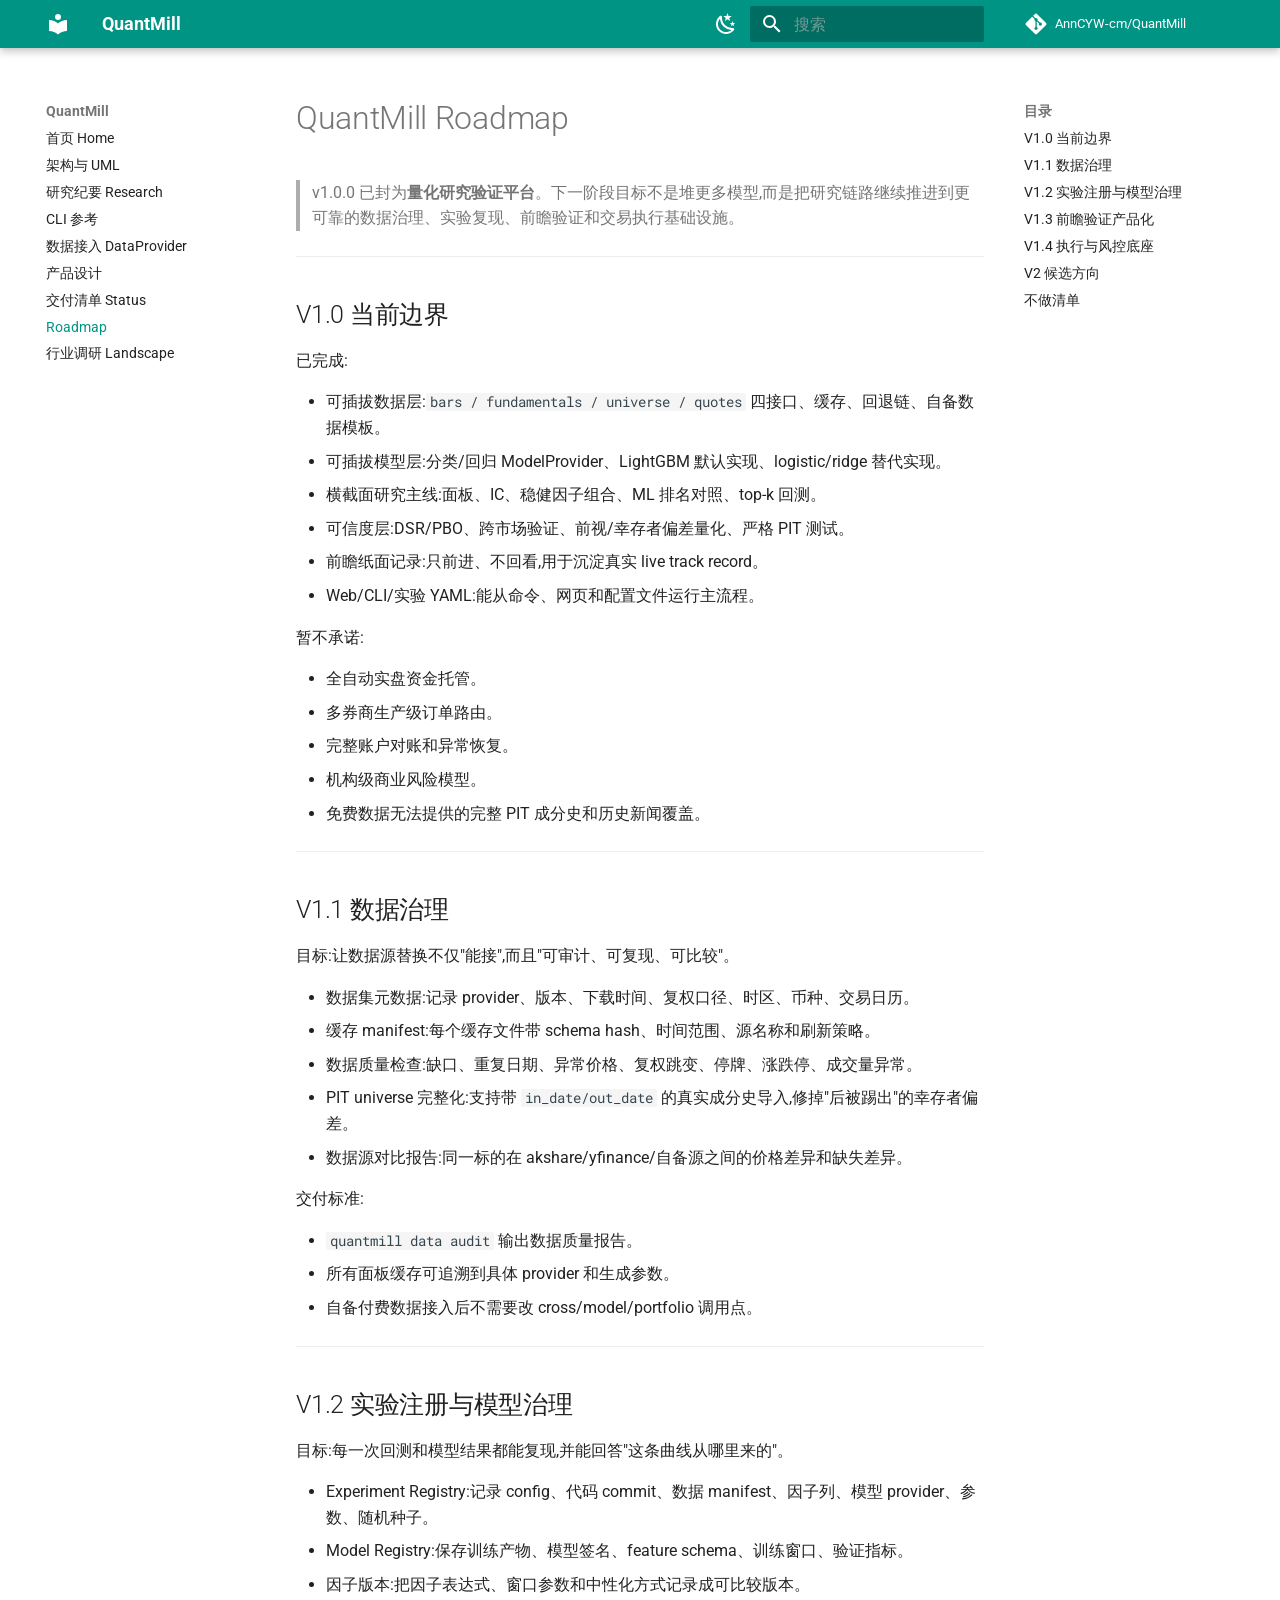
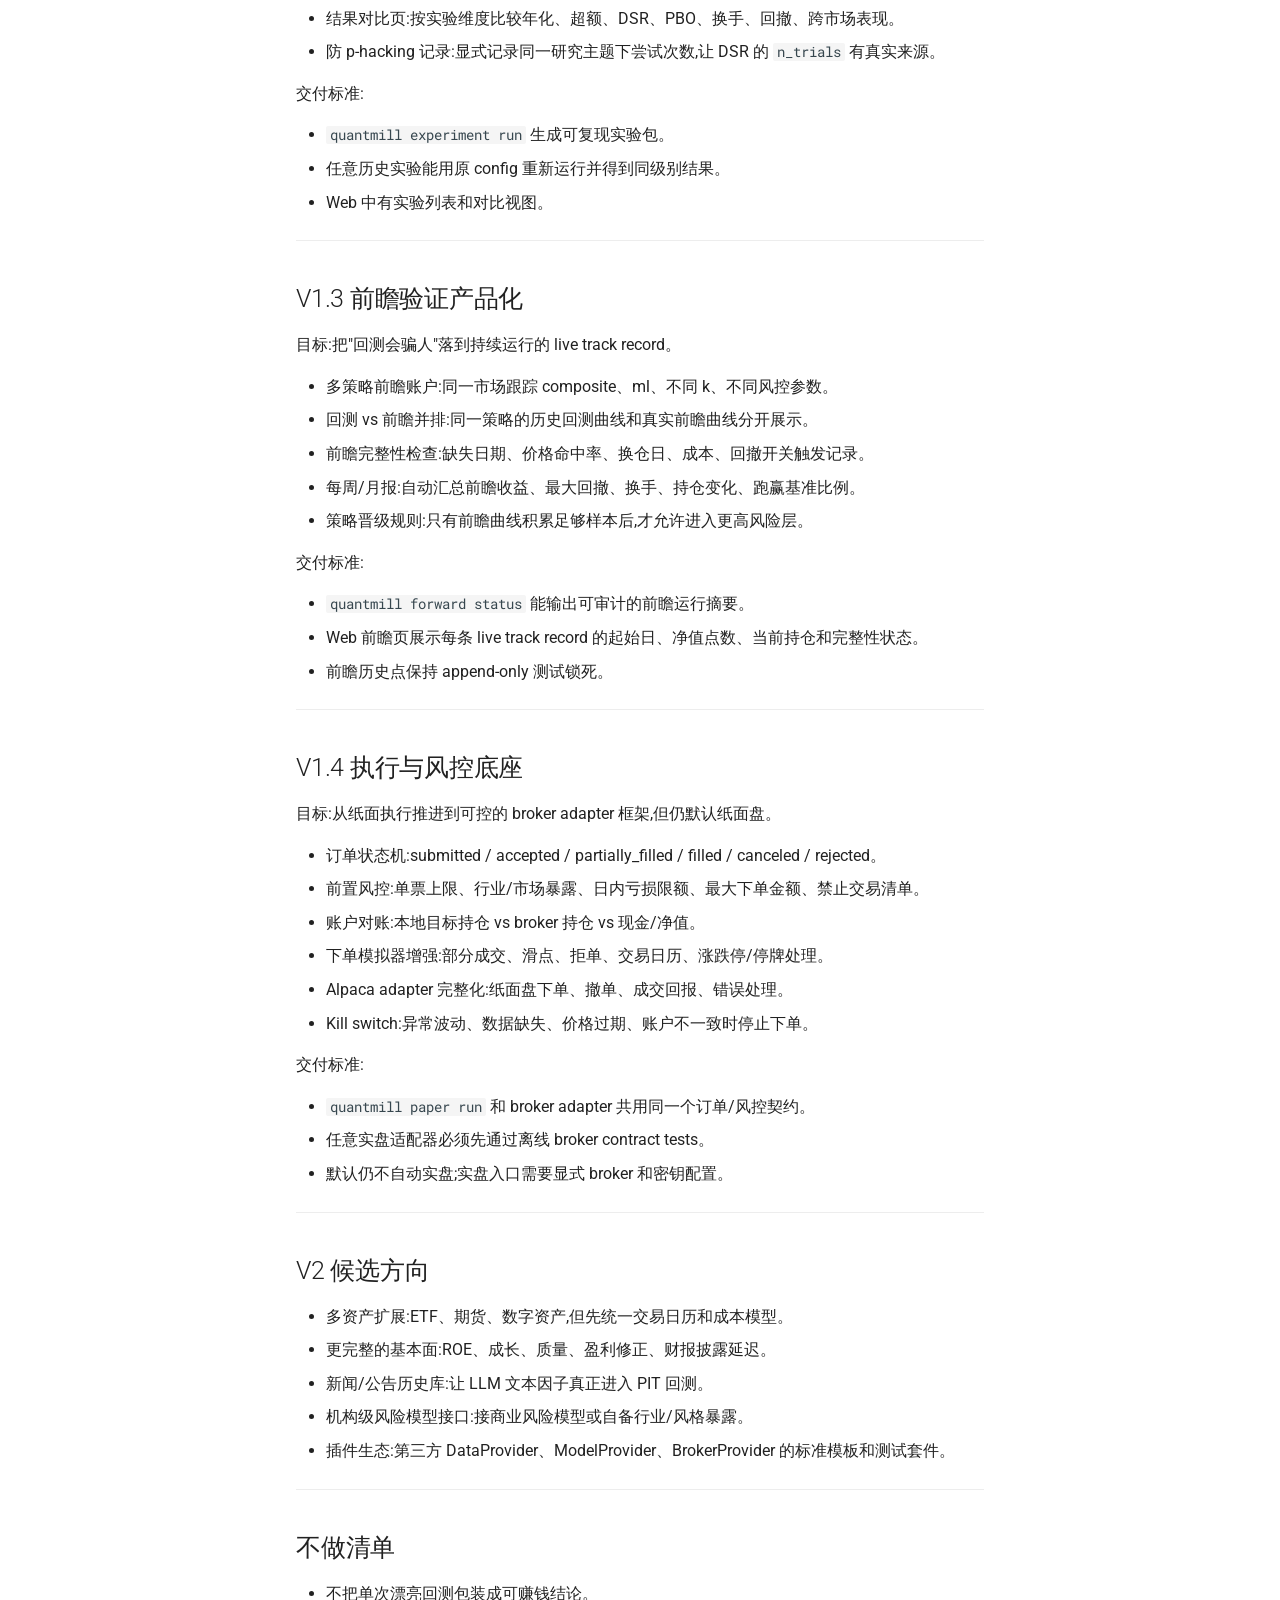
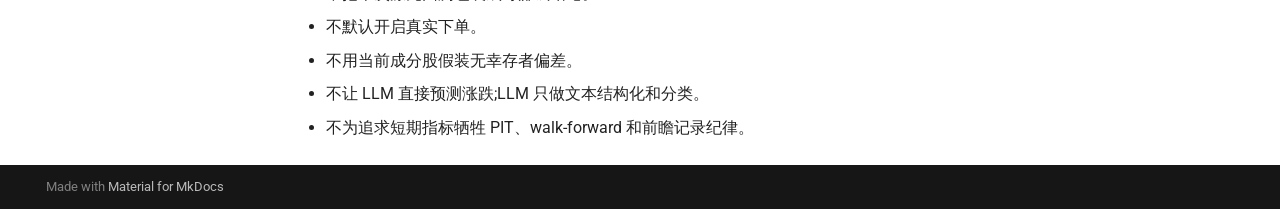
<file: ROADMAP/index.html>
<!doctype html>
<html lang="zh" class="no-js">
  <head>
    
      <meta charset="utf-8">
      <meta name="viewport" content="width=device-width,initial-scale=1">
      
        <meta name="description" content="开源全链条 AI 量化平台 · 诚实优先 | Honest full-chain open-source AI quant platform">
      
      
      
        <link rel="canonical" href="https://AnnCYW-cm.github.io/QuantMill/ROADMAP/">
      
      
        <link rel="prev" href="../STATUS/">
      
      
        <link rel="next" href="../ai-quant-landscape/">
      
      
        
      
      
      <link rel="icon" href="../assets/images/favicon.png">
      <meta name="generator" content="mkdocs-1.6.1, mkdocs-material-9.7.6">
    
    
      
        <title>Roadmap - QuantMill</title>
      
    
    
      <link rel="stylesheet" href="../assets/stylesheets/main.484c7ddc.min.css">
      
        
        <link rel="stylesheet" href="../assets/stylesheets/palette.ab4e12ef.min.css">
      
      


    
    
      
    
    
      
        
        
        <link rel="preconnect" href="https://fonts.gstatic.com" crossorigin>
        <link rel="stylesheet" href="https://fonts.googleapis.com/css?family=Roboto:300,300i,400,400i,700,700i%7CRoboto+Mono:400,400i,700,700i&display=fallback">
        <style>:root{--md-text-font:"Roboto";--md-code-font:"Roboto Mono"}</style>
      
    
    
    <script>__md_scope=new URL("..",location),__md_hash=e=>[...e].reduce(((e,_)=>(e<<5)-e+_.charCodeAt(0)),0),__md_get=(e,_=localStorage,t=__md_scope)=>JSON.parse(_.getItem(t.pathname+"."+e)),__md_set=(e,_,t=localStorage,a=__md_scope)=>{try{t.setItem(a.pathname+"."+e,JSON.stringify(_))}catch(e){}}</script>
    
      

    
    
  </head>
  
  
    
    
      
    
    
    
    
    <body dir="ltr" data-md-color-scheme="default" data-md-color-primary="teal" data-md-color-accent="teal">
  
    
    <input class="md-toggle" data-md-toggle="drawer" type="checkbox" id="__drawer" autocomplete="off">
    <input class="md-toggle" data-md-toggle="search" type="checkbox" id="__search" autocomplete="off">
    <label class="md-overlay" for="__drawer"></label>
    <div data-md-component="skip">
      
        
        <a href="#quantmill-roadmap" class="md-skip">
          跳转至
        </a>
      
    </div>
    <div data-md-component="announce">
      
    </div>
    
    
      

  

<header class="md-header md-header--shadow" data-md-component="header">
  <nav class="md-header__inner md-grid" aria-label="页眉">
    <a href=".." title="QuantMill" class="md-header__button md-logo" aria-label="QuantMill" data-md-component="logo">
      
  
  <svg xmlns="http://www.w3.org/2000/svg" viewBox="0 0 24 24"><path d="M12 8a3 3 0 0 0 3-3 3 3 0 0 0-3-3 3 3 0 0 0-3 3 3 3 0 0 0 3 3m0 3.54C9.64 9.35 6.5 8 3 8v11c3.5 0 6.64 1.35 9 3.54 2.36-2.19 5.5-3.54 9-3.54V8c-3.5 0-6.64 1.35-9 3.54"/></svg>

    </a>
    <label class="md-header__button md-icon" for="__drawer">
      
      <svg xmlns="http://www.w3.org/2000/svg" viewBox="0 0 24 24"><path d="M3 6h18v2H3zm0 5h18v2H3zm0 5h18v2H3z"/></svg>
    </label>
    <div class="md-header__title" data-md-component="header-title">
      <div class="md-header__ellipsis">
        <div class="md-header__topic">
          <span class="md-ellipsis">
            QuantMill
          </span>
        </div>
        <div class="md-header__topic" data-md-component="header-topic">
          <span class="md-ellipsis">
            
              Roadmap
            
          </span>
        </div>
      </div>
    </div>
    
      
        <form class="md-header__option" data-md-component="palette">
  
    
    
    
    <input class="md-option" data-md-color-media="" data-md-color-scheme="default" data-md-color-primary="teal" data-md-color-accent="teal"  aria-label="切换深色"  type="radio" name="__palette" id="__palette_0">
    
      <label class="md-header__button md-icon" title="切换深色" for="__palette_1" hidden>
        <svg xmlns="http://www.w3.org/2000/svg" viewBox="0 0 24 24"><path d="m17.75 4.09-2.53 1.94.91 3.06-2.63-1.81-2.63 1.81.91-3.06-2.53-1.94L12.44 4l1.06-3 1.06 3zm3.5 6.91-1.64 1.25.59 1.98-1.7-1.17-1.7 1.17.59-1.98L15.75 11l2.06-.05L18.5 9l.69 1.95zm-2.28 4.95c.83-.08 1.72 1.1 1.19 1.85-.32.45-.66.87-1.08 1.27C15.17 23 8.84 23 4.94 19.07c-3.91-3.9-3.91-10.24 0-14.14.4-.4.82-.76 1.27-1.08.75-.53 1.93.36 1.85 1.19-.27 2.86.69 5.83 2.89 8.02a9.96 9.96 0 0 0 8.02 2.89m-1.64 2.02a12.08 12.08 0 0 1-7.8-3.47c-2.17-2.19-3.33-5-3.49-7.82-2.81 3.14-2.7 7.96.31 10.98 3.02 3.01 7.84 3.12 10.98.31"/></svg>
      </label>
    
  
    
    
    
    <input class="md-option" data-md-color-media="" data-md-color-scheme="slate" data-md-color-primary="teal" data-md-color-accent="teal"  aria-label="切换浅色"  type="radio" name="__palette" id="__palette_1">
    
      <label class="md-header__button md-icon" title="切换浅色" for="__palette_0" hidden>
        <svg xmlns="http://www.w3.org/2000/svg" viewBox="0 0 24 24"><path d="M12 7a5 5 0 0 1 5 5 5 5 0 0 1-5 5 5 5 0 0 1-5-5 5 5 0 0 1 5-5m0 2a3 3 0 0 0-3 3 3 3 0 0 0 3 3 3 3 0 0 0 3-3 3 3 0 0 0-3-3m0-7 2.39 3.42C13.65 5.15 12.84 5 12 5s-1.65.15-2.39.42zM3.34 7l4.16-.35A7.2 7.2 0 0 0 5.94 8.5c-.44.74-.69 1.5-.83 2.29zm.02 10 1.76-3.77a7.131 7.131 0 0 0 2.38 4.14zM20.65 7l-1.77 3.79a7.02 7.02 0 0 0-2.38-4.15zm-.01 10-4.14.36c.59-.51 1.12-1.14 1.54-1.86.42-.73.69-1.5.83-2.29zM12 22l-2.41-3.44c.74.27 1.55.44 2.41.44.82 0 1.63-.17 2.37-.44z"/></svg>
      </label>
    
  
</form>
      
    
    
      <script>var palette=__md_get("__palette");if(palette&&palette.color){if("(prefers-color-scheme)"===palette.color.media){var media=matchMedia("(prefers-color-scheme: light)"),input=document.querySelector(media.matches?"[data-md-color-media='(prefers-color-scheme: light)']":"[data-md-color-media='(prefers-color-scheme: dark)']");palette.color.media=input.getAttribute("data-md-color-media"),palette.color.scheme=input.getAttribute("data-md-color-scheme"),palette.color.primary=input.getAttribute("data-md-color-primary"),palette.color.accent=input.getAttribute("data-md-color-accent")}for(var[key,value]of Object.entries(palette.color))document.body.setAttribute("data-md-color-"+key,value)}</script>
    
    
    
      
      
        <label class="md-header__button md-icon" for="__search">
          
          <svg xmlns="http://www.w3.org/2000/svg" viewBox="0 0 24 24"><path d="M9.5 3A6.5 6.5 0 0 1 16 9.5c0 1.61-.59 3.09-1.56 4.23l.27.27h.79l5 5-1.5 1.5-5-5v-.79l-.27-.27A6.52 6.52 0 0 1 9.5 16 6.5 6.5 0 0 1 3 9.5 6.5 6.5 0 0 1 9.5 3m0 2C7 5 5 7 5 9.5S7 14 9.5 14 14 12 14 9.5 12 5 9.5 5"/></svg>
        </label>
        <div class="md-search" data-md-component="search" role="dialog">
  <label class="md-search__overlay" for="__search"></label>
  <div class="md-search__inner" role="search">
    <form class="md-search__form" name="search">
      <input type="text" class="md-search__input" name="query" aria-label="搜索" placeholder="搜索" autocapitalize="off" autocorrect="off" autocomplete="off" spellcheck="false" data-md-component="search-query" required>
      <label class="md-search__icon md-icon" for="__search">
        
        <svg xmlns="http://www.w3.org/2000/svg" viewBox="0 0 24 24"><path d="M9.5 3A6.5 6.5 0 0 1 16 9.5c0 1.61-.59 3.09-1.56 4.23l.27.27h.79l5 5-1.5 1.5-5-5v-.79l-.27-.27A6.52 6.52 0 0 1 9.5 16 6.5 6.5 0 0 1 3 9.5 6.5 6.5 0 0 1 9.5 3m0 2C7 5 5 7 5 9.5S7 14 9.5 14 14 12 14 9.5 12 5 9.5 5"/></svg>
        
        <svg xmlns="http://www.w3.org/2000/svg" viewBox="0 0 24 24"><path d="M20 11v2H8l5.5 5.5-1.42 1.42L4.16 12l7.92-7.92L13.5 5.5 8 11z"/></svg>
      </label>
      <nav class="md-search__options" aria-label="查找">
        
        <button type="reset" class="md-search__icon md-icon" title="清空当前内容" aria-label="清空当前内容" tabindex="-1">
          
          <svg xmlns="http://www.w3.org/2000/svg" viewBox="0 0 24 24"><path d="M19 6.41 17.59 5 12 10.59 6.41 5 5 6.41 10.59 12 5 17.59 6.41 19 12 13.41 17.59 19 19 17.59 13.41 12z"/></svg>
        </button>
      </nav>
      
    </form>
    <div class="md-search__output">
      <div class="md-search__scrollwrap" tabindex="0" data-md-scrollfix>
        <div class="md-search-result" data-md-component="search-result">
          <div class="md-search-result__meta">
            正在初始化搜索引擎
          </div>
          <ol class="md-search-result__list" role="presentation"></ol>
        </div>
      </div>
    </div>
  </div>
</div>
      
    
    
      <div class="md-header__source">
        <a href="https://github.com/AnnCYW-cm/QuantMill" title="前往仓库" class="md-source" data-md-component="source">
  <div class="md-source__icon md-icon">
    
    <svg xmlns="http://www.w3.org/2000/svg" viewBox="0 0 448 512"><!--! Font Awesome Free 7.1.0 by @fontawesome - https://fontawesome.com License - https://fontawesome.com/license/free (Icons: CC BY 4.0, Fonts: SIL OFL 1.1, Code: MIT License) Copyright 2025 Fonticons, Inc.--><path d="M439.6 236.1 244 40.5c-5.4-5.5-12.8-8.5-20.4-8.5s-15 3-20.4 8.4L162.5 81l51.5 51.5c27.1-9.1 52.7 16.8 43.4 43.7l49.7 49.7c34.2-11.8 61.2 31 35.5 56.7-26.5 26.5-70.2-2.9-56-37.3L240.3 199v121.9c25.3 12.5 22.3 41.8 9.1 55-6.4 6.4-15.2 10.1-24.3 10.1s-17.8-3.6-24.3-10.1c-17.6-17.6-11.1-46.9 11.2-56v-123c-20.8-8.5-24.6-30.7-18.6-45L142.6 101 8.5 235.1C3 240.6 0 247.9 0 255.5s3 15 8.5 20.4l195.6 195.7c5.4 5.4 12.7 8.4 20.4 8.4s15-3 20.4-8.4l194.7-194.7c5.4-5.4 8.4-12.8 8.4-20.4s-3-15-8.4-20.4"/></svg>
  </div>
  <div class="md-source__repository">
    AnnCYW-cm/QuantMill
  </div>
</a>
      </div>
    
  </nav>
  
</header>
    
    <div class="md-container" data-md-component="container">
      
      
        
          
        
      
      <main class="md-main" data-md-component="main">
        <div class="md-main__inner md-grid">
          
            
              
              <div class="md-sidebar md-sidebar--primary" data-md-component="sidebar" data-md-type="navigation" >
                <div class="md-sidebar__scrollwrap">
                  <div class="md-sidebar__inner">
                    



<nav class="md-nav md-nav--primary" aria-label="导航栏" data-md-level="0">
  <label class="md-nav__title" for="__drawer">
    <a href=".." title="QuantMill" class="md-nav__button md-logo" aria-label="QuantMill" data-md-component="logo">
      
  
  <svg xmlns="http://www.w3.org/2000/svg" viewBox="0 0 24 24"><path d="M12 8a3 3 0 0 0 3-3 3 3 0 0 0-3-3 3 3 0 0 0-3 3 3 3 0 0 0 3 3m0 3.54C9.64 9.35 6.5 8 3 8v11c3.5 0 6.64 1.35 9 3.54 2.36-2.19 5.5-3.54 9-3.54V8c-3.5 0-6.64 1.35-9 3.54"/></svg>

    </a>
    QuantMill
  </label>
  
    <div class="md-nav__source">
      <a href="https://github.com/AnnCYW-cm/QuantMill" title="前往仓库" class="md-source" data-md-component="source">
  <div class="md-source__icon md-icon">
    
    <svg xmlns="http://www.w3.org/2000/svg" viewBox="0 0 448 512"><!--! Font Awesome Free 7.1.0 by @fontawesome - https://fontawesome.com License - https://fontawesome.com/license/free (Icons: CC BY 4.0, Fonts: SIL OFL 1.1, Code: MIT License) Copyright 2025 Fonticons, Inc.--><path d="M439.6 236.1 244 40.5c-5.4-5.5-12.8-8.5-20.4-8.5s-15 3-20.4 8.4L162.5 81l51.5 51.5c27.1-9.1 52.7 16.8 43.4 43.7l49.7 49.7c34.2-11.8 61.2 31 35.5 56.7-26.5 26.5-70.2-2.9-56-37.3L240.3 199v121.9c25.3 12.5 22.3 41.8 9.1 55-6.4 6.4-15.2 10.1-24.3 10.1s-17.8-3.6-24.3-10.1c-17.6-17.6-11.1-46.9 11.2-56v-123c-20.8-8.5-24.6-30.7-18.6-45L142.6 101 8.5 235.1C3 240.6 0 247.9 0 255.5s3 15 8.5 20.4l195.6 195.7c5.4 5.4 12.7 8.4 20.4 8.4s15-3 20.4-8.4l194.7-194.7c5.4-5.4 8.4-12.8 8.4-20.4s-3-15-8.4-20.4"/></svg>
  </div>
  <div class="md-source__repository">
    AnnCYW-cm/QuantMill
  </div>
</a>
    </div>
  
  <ul class="md-nav__list" data-md-scrollfix>
    
      
      
  
  
  
  
    <li class="md-nav__item">
      <a href=".." class="md-nav__link">
        
  
  
  <span class="md-ellipsis">
    
  
    首页 Home
  

    
  </span>
  
  

      </a>
    </li>
  

    
      
      
  
  
  
  
    <li class="md-nav__item">
      <a href="../ARCHITECTURE/" class="md-nav__link">
        
  
  
  <span class="md-ellipsis">
    
  
    架构与 UML
  

    
  </span>
  
  

      </a>
    </li>
  

    
      
      
  
  
  
  
    <li class="md-nav__item">
      <a href="../RESEARCH_NOTES/" class="md-nav__link">
        
  
  
  <span class="md-ellipsis">
    
  
    研究纪要 Research
  

    
  </span>
  
  

      </a>
    </li>
  

    
      
      
  
  
  
  
    <li class="md-nav__item">
      <a href="../CLI/" class="md-nav__link">
        
  
  
  <span class="md-ellipsis">
    
  
    CLI 参考
  

    
  </span>
  
  

      </a>
    </li>
  

    
      
      
  
  
  
  
    <li class="md-nav__item">
      <a href="../DATAPROVIDER/" class="md-nav__link">
        
  
  
  <span class="md-ellipsis">
    
  
    数据接入 DataProvider
  

    
  </span>
  
  

      </a>
    </li>
  

    
      
      
  
  
  
  
    <li class="md-nav__item">
      <a href="../PRODUCT_DESIGN/" class="md-nav__link">
        
  
  
  <span class="md-ellipsis">
    
  
    产品设计
  

    
  </span>
  
  

      </a>
    </li>
  

    
      
      
  
  
  
  
    <li class="md-nav__item">
      <a href="../STATUS/" class="md-nav__link">
        
  
  
  <span class="md-ellipsis">
    
  
    交付清单 Status
  

    
  </span>
  
  

      </a>
    </li>
  

    
      
      
  
  
    
  
  
  
    <li class="md-nav__item md-nav__item--active">
      
      <input class="md-nav__toggle md-toggle" type="checkbox" id="__toc">
      
      
        
      
      
        <label class="md-nav__link md-nav__link--active" for="__toc">
          
  
  
  <span class="md-ellipsis">
    
  
    Roadmap
  

    
  </span>
  
  

          <span class="md-nav__icon md-icon"></span>
        </label>
      
      <a href="./" class="md-nav__link md-nav__link--active">
        
  
  
  <span class="md-ellipsis">
    
  
    Roadmap
  

    
  </span>
  
  

      </a>
      
        

<nav class="md-nav md-nav--secondary" aria-label="目录">
  
  
  
    
  
  
    <label class="md-nav__title" for="__toc">
      <span class="md-nav__icon md-icon"></span>
      目录
    </label>
    <ul class="md-nav__list" data-md-component="toc" data-md-scrollfix>
      
        <li class="md-nav__item">
  <a href="#v10" class="md-nav__link">
    <span class="md-ellipsis">
      
        V1.0 当前边界
      
    </span>
  </a>
  
</li>
      
        <li class="md-nav__item">
  <a href="#v11" class="md-nav__link">
    <span class="md-ellipsis">
      
        V1.1 数据治理
      
    </span>
  </a>
  
</li>
      
        <li class="md-nav__item">
  <a href="#v12" class="md-nav__link">
    <span class="md-ellipsis">
      
        V1.2 实验注册与模型治理
      
    </span>
  </a>
  
</li>
      
        <li class="md-nav__item">
  <a href="#v13" class="md-nav__link">
    <span class="md-ellipsis">
      
        V1.3 前瞻验证产品化
      
    </span>
  </a>
  
</li>
      
        <li class="md-nav__item">
  <a href="#v14" class="md-nav__link">
    <span class="md-ellipsis">
      
        V1.4 执行与风控底座
      
    </span>
  </a>
  
</li>
      
        <li class="md-nav__item">
  <a href="#v2" class="md-nav__link">
    <span class="md-ellipsis">
      
        V2 候选方向
      
    </span>
  </a>
  
</li>
      
        <li class="md-nav__item">
  <a href="#_1" class="md-nav__link">
    <span class="md-ellipsis">
      
        不做清单
      
    </span>
  </a>
  
</li>
      
    </ul>
  
</nav>
      
    </li>
  

    
      
      
  
  
  
  
    <li class="md-nav__item">
      <a href="../ai-quant-landscape/" class="md-nav__link">
        
  
  
  <span class="md-ellipsis">
    
  
    行业调研 Landscape
  

    
  </span>
  
  

      </a>
    </li>
  

    
  </ul>
</nav>
                  </div>
                </div>
              </div>
            
            
              
              <div class="md-sidebar md-sidebar--secondary" data-md-component="sidebar" data-md-type="toc" >
                <div class="md-sidebar__scrollwrap">
                  <div class="md-sidebar__inner">
                    

<nav class="md-nav md-nav--secondary" aria-label="目录">
  
  
  
    
  
  
    <label class="md-nav__title" for="__toc">
      <span class="md-nav__icon md-icon"></span>
      目录
    </label>
    <ul class="md-nav__list" data-md-component="toc" data-md-scrollfix>
      
        <li class="md-nav__item">
  <a href="#v10" class="md-nav__link">
    <span class="md-ellipsis">
      
        V1.0 当前边界
      
    </span>
  </a>
  
</li>
      
        <li class="md-nav__item">
  <a href="#v11" class="md-nav__link">
    <span class="md-ellipsis">
      
        V1.1 数据治理
      
    </span>
  </a>
  
</li>
      
        <li class="md-nav__item">
  <a href="#v12" class="md-nav__link">
    <span class="md-ellipsis">
      
        V1.2 实验注册与模型治理
      
    </span>
  </a>
  
</li>
      
        <li class="md-nav__item">
  <a href="#v13" class="md-nav__link">
    <span class="md-ellipsis">
      
        V1.3 前瞻验证产品化
      
    </span>
  </a>
  
</li>
      
        <li class="md-nav__item">
  <a href="#v14" class="md-nav__link">
    <span class="md-ellipsis">
      
        V1.4 执行与风控底座
      
    </span>
  </a>
  
</li>
      
        <li class="md-nav__item">
  <a href="#v2" class="md-nav__link">
    <span class="md-ellipsis">
      
        V2 候选方向
      
    </span>
  </a>
  
</li>
      
        <li class="md-nav__item">
  <a href="#_1" class="md-nav__link">
    <span class="md-ellipsis">
      
        不做清单
      
    </span>
  </a>
  
</li>
      
    </ul>
  
</nav>
                  </div>
                </div>
              </div>
            
          
          
            <div class="md-content" data-md-component="content">
              
              <article class="md-content__inner md-typeset">
                
                  


  
  


<h1 id="quantmill-roadmap">QuantMill Roadmap<a class="headerlink" href="#quantmill-roadmap" title="Permanent link">&para;</a></h1>
<blockquote>
<p>v1.0.0 已封为<strong>量化研究验证平台</strong>。下一阶段目标不是堆更多模型,而是把研究链路继续推进到更可靠的数据治理、实验复现、前瞻验证和交易执行基础设施。</p>
</blockquote>
<hr />
<h2 id="v10">V1.0 当前边界<a class="headerlink" href="#v10" title="Permanent link">&para;</a></h2>
<p>已完成:</p>
<ul>
<li>可插拔数据层:<code>bars / fundamentals / universe / quotes</code> 四接口、缓存、回退链、自备数据模板。</li>
<li>可插拔模型层:分类/回归 ModelProvider、LightGBM 默认实现、logistic/ridge 替代实现。</li>
<li>横截面研究主线:面板、IC、稳健因子组合、ML 排名对照、top-k 回测。</li>
<li>可信度层:DSR/PBO、跨市场验证、前视/幸存者偏差量化、严格 PIT 测试。</li>
<li>前瞻纸面记录:只前进、不回看,用于沉淀真实 live track record。</li>
<li>Web/CLI/实验 YAML:能从命令、网页和配置文件运行主流程。</li>
</ul>
<p>暂不承诺:</p>
<ul>
<li>全自动实盘资金托管。</li>
<li>多券商生产级订单路由。</li>
<li>完整账户对账和异常恢复。</li>
<li>机构级商业风险模型。</li>
<li>免费数据无法提供的完整 PIT 成分史和历史新闻覆盖。</li>
</ul>
<hr />
<h2 id="v11">V1.1 数据治理<a class="headerlink" href="#v11" title="Permanent link">&para;</a></h2>
<p>目标:让数据源替换不仅"能接",而且"可审计、可复现、可比较"。</p>
<ul>
<li>数据集元数据:记录 provider、版本、下载时间、复权口径、时区、币种、交易日历。</li>
<li>缓存 manifest:每个缓存文件带 schema hash、时间范围、源名称和刷新策略。</li>
<li>数据质量检查:缺口、重复日期、异常价格、复权跳变、停牌、涨跌停、成交量异常。</li>
<li>PIT universe 完整化:支持带 <code>in_date/out_date</code> 的真实成分史导入,修掉"后被踢出"的幸存者偏差。</li>
<li>数据源对比报告:同一标的在 akshare/yfinance/自备源之间的价格差异和缺失差异。</li>
</ul>
<p>交付标准:</p>
<ul>
<li><code>quantmill data audit</code> 输出数据质量报告。</li>
<li>所有面板缓存可追溯到具体 provider 和生成参数。</li>
<li>自备付费数据接入后不需要改 cross/model/portfolio 调用点。</li>
</ul>
<hr />
<h2 id="v12">V1.2 实验注册与模型治理<a class="headerlink" href="#v12" title="Permanent link">&para;</a></h2>
<p>目标:每一次回测和模型结果都能复现,并能回答"这条曲线从哪里来的"。</p>
<ul>
<li>Experiment Registry:记录 config、代码 commit、数据 manifest、因子列、模型 provider、参数、随机种子。</li>
<li>Model Registry:保存训练产物、模型签名、feature schema、训练窗口、验证指标。</li>
<li>因子版本:把因子表达式、窗口参数和中性化方式记录成可比较版本。</li>
<li>结果对比页:按实验维度比较年化、超额、DSR、PBO、换手、回撤、跨市场表现。</li>
<li>防 p-hacking 记录:显式记录同一研究主题下尝试次数,让 DSR 的 <code>n_trials</code> 有真实来源。</li>
</ul>
<p>交付标准:</p>
<ul>
<li><code>quantmill experiment run</code> 生成可复现实验包。</li>
<li>任意历史实验能用原 config 重新运行并得到同级别结果。</li>
<li>Web 中有实验列表和对比视图。</li>
</ul>
<hr />
<h2 id="v13">V1.3 前瞻验证产品化<a class="headerlink" href="#v13" title="Permanent link">&para;</a></h2>
<p>目标:把"回测会骗人"落到持续运行的 live track record。</p>
<ul>
<li>多策略前瞻账户:同一市场跟踪 composite、ml、不同 k、不同风控参数。</li>
<li>回测 vs 前瞻并排:同一策略的历史回测曲线和真实前瞻曲线分开展示。</li>
<li>前瞻完整性检查:缺失日期、价格命中率、换仓日、成本、回撤开关触发记录。</li>
<li>每周/月报:自动汇总前瞻收益、最大回撤、换手、持仓变化、跑赢基准比例。</li>
<li>策略晋级规则:只有前瞻曲线积累足够样本后,才允许进入更高风险层。</li>
</ul>
<p>交付标准:</p>
<ul>
<li><code>quantmill forward status</code> 能输出可审计的前瞻运行摘要。</li>
<li>Web 前瞻页展示每条 live track record 的起始日、净值点数、当前持仓和完整性状态。</li>
<li>前瞻历史点保持 append-only 测试锁死。</li>
</ul>
<hr />
<h2 id="v14">V1.4 执行与风控底座<a class="headerlink" href="#v14" title="Permanent link">&para;</a></h2>
<p>目标:从纸面执行推进到可控的 broker adapter 框架,但仍默认纸面盘。</p>
<ul>
<li>订单状态机:submitted / accepted / partially_filled / filled / canceled / rejected。</li>
<li>前置风控:单票上限、行业/市场暴露、日内亏损限额、最大下单金额、禁止交易清单。</li>
<li>账户对账:本地目标持仓 vs broker 持仓 vs 现金/净值。</li>
<li>下单模拟器增强:部分成交、滑点、拒单、交易日历、涨跌停/停牌处理。</li>
<li>Alpaca adapter 完整化:纸面盘下单、撤单、成交回报、错误处理。</li>
<li>Kill switch:异常波动、数据缺失、价格过期、账户不一致时停止下单。</li>
</ul>
<p>交付标准:</p>
<ul>
<li><code>quantmill paper run</code> 和 broker adapter 共用同一个订单/风控契约。</li>
<li>任意实盘适配器必须先通过离线 broker contract tests。</li>
<li>默认仍不自动实盘;实盘入口需要显式 broker 和密钥配置。</li>
</ul>
<hr />
<h2 id="v2">V2 候选方向<a class="headerlink" href="#v2" title="Permanent link">&para;</a></h2>
<ul>
<li>多资产扩展:ETF、期货、数字资产,但先统一交易日历和成本模型。</li>
<li>更完整的基本面:ROE、成长、质量、盈利修正、财报披露延迟。</li>
<li>新闻/公告历史库:让 LLM 文本因子真正进入 PIT 回测。</li>
<li>机构级风险模型接口:接商业风险模型或自备行业/风格暴露。</li>
<li>插件生态:第三方 DataProvider、ModelProvider、BrokerProvider 的标准模板和测试套件。</li>
</ul>
<hr />
<h2 id="_1">不做清单<a class="headerlink" href="#_1" title="Permanent link">&para;</a></h2>
<ul>
<li>不把单次漂亮回测包装成可赚钱结论。</li>
<li>不默认开启真实下单。</li>
<li>不用当前成分股假装无幸存者偏差。</li>
<li>不让 LLM 直接预测涨跌;LLM 只做文本结构化和分类。</li>
<li>不为追求短期指标牺牲 PIT、walk-forward 和前瞻记录纪律。</li>
</ul>












                
              </article>
            </div>
          
          
<script>var target=document.getElementById(location.hash.slice(1));target&&target.name&&(target.checked=target.name.startsWith("__tabbed_"))</script>
        </div>
        
          <button type="button" class="md-top md-icon" data-md-component="top" hidden>
  
  <svg xmlns="http://www.w3.org/2000/svg" viewBox="0 0 24 24"><path d="M13 20h-2V8l-5.5 5.5-1.42-1.42L12 4.16l7.92 7.92-1.42 1.42L13 8z"/></svg>
  回到页面顶部
</button>
        
      </main>
      
        <footer class="md-footer">
  
  <div class="md-footer-meta md-typeset">
    <div class="md-footer-meta__inner md-grid">
      <div class="md-copyright">
  
  
    Made with
    <a href="https://squidfunk.github.io/mkdocs-material/" target="_blank" rel="noopener">
      Material for MkDocs
    </a>
  
</div>
      
    </div>
  </div>
</footer>
      
    </div>
    <div class="md-dialog" data-md-component="dialog">
      <div class="md-dialog__inner md-typeset"></div>
    </div>
    
    
    
      
      
      <script id="__config" type="application/json">{"annotate": null, "base": "..", "features": ["navigation.sections", "navigation.top", "content.code.copy", "search.highlight"], "search": "../assets/javascripts/workers/search.2c215733.min.js", "tags": null, "translations": {"clipboard.copied": "\u5df2\u590d\u5236", "clipboard.copy": "\u590d\u5236", "search.result.more.one": "\u5728\u8be5\u9875\u4e0a\u8fd8\u6709 1 \u4e2a\u7b26\u5408\u6761\u4ef6\u7684\u7ed3\u679c", "search.result.more.other": "\u5728\u8be5\u9875\u4e0a\u8fd8\u6709 # \u4e2a\u7b26\u5408\u6761\u4ef6\u7684\u7ed3\u679c", "search.result.none": "\u6ca1\u6709\u627e\u5230\u7b26\u5408\u6761\u4ef6\u7684\u7ed3\u679c", "search.result.one": "\u627e\u5230 1 \u4e2a\u7b26\u5408\u6761\u4ef6\u7684\u7ed3\u679c", "search.result.other": "# \u4e2a\u7b26\u5408\u6761\u4ef6\u7684\u7ed3\u679c", "search.result.placeholder": "\u952e\u5165\u4ee5\u5f00\u59cb\u641c\u7d22", "search.result.term.missing": "\u7f3a\u5c11", "select.version": "\u9009\u62e9\u5f53\u524d\u7248\u672c"}, "version": null}</script>
    
    
      <script src="../assets/javascripts/bundle.79ae519e.min.js"></script>
      
    
  </body>
</html>
</file>
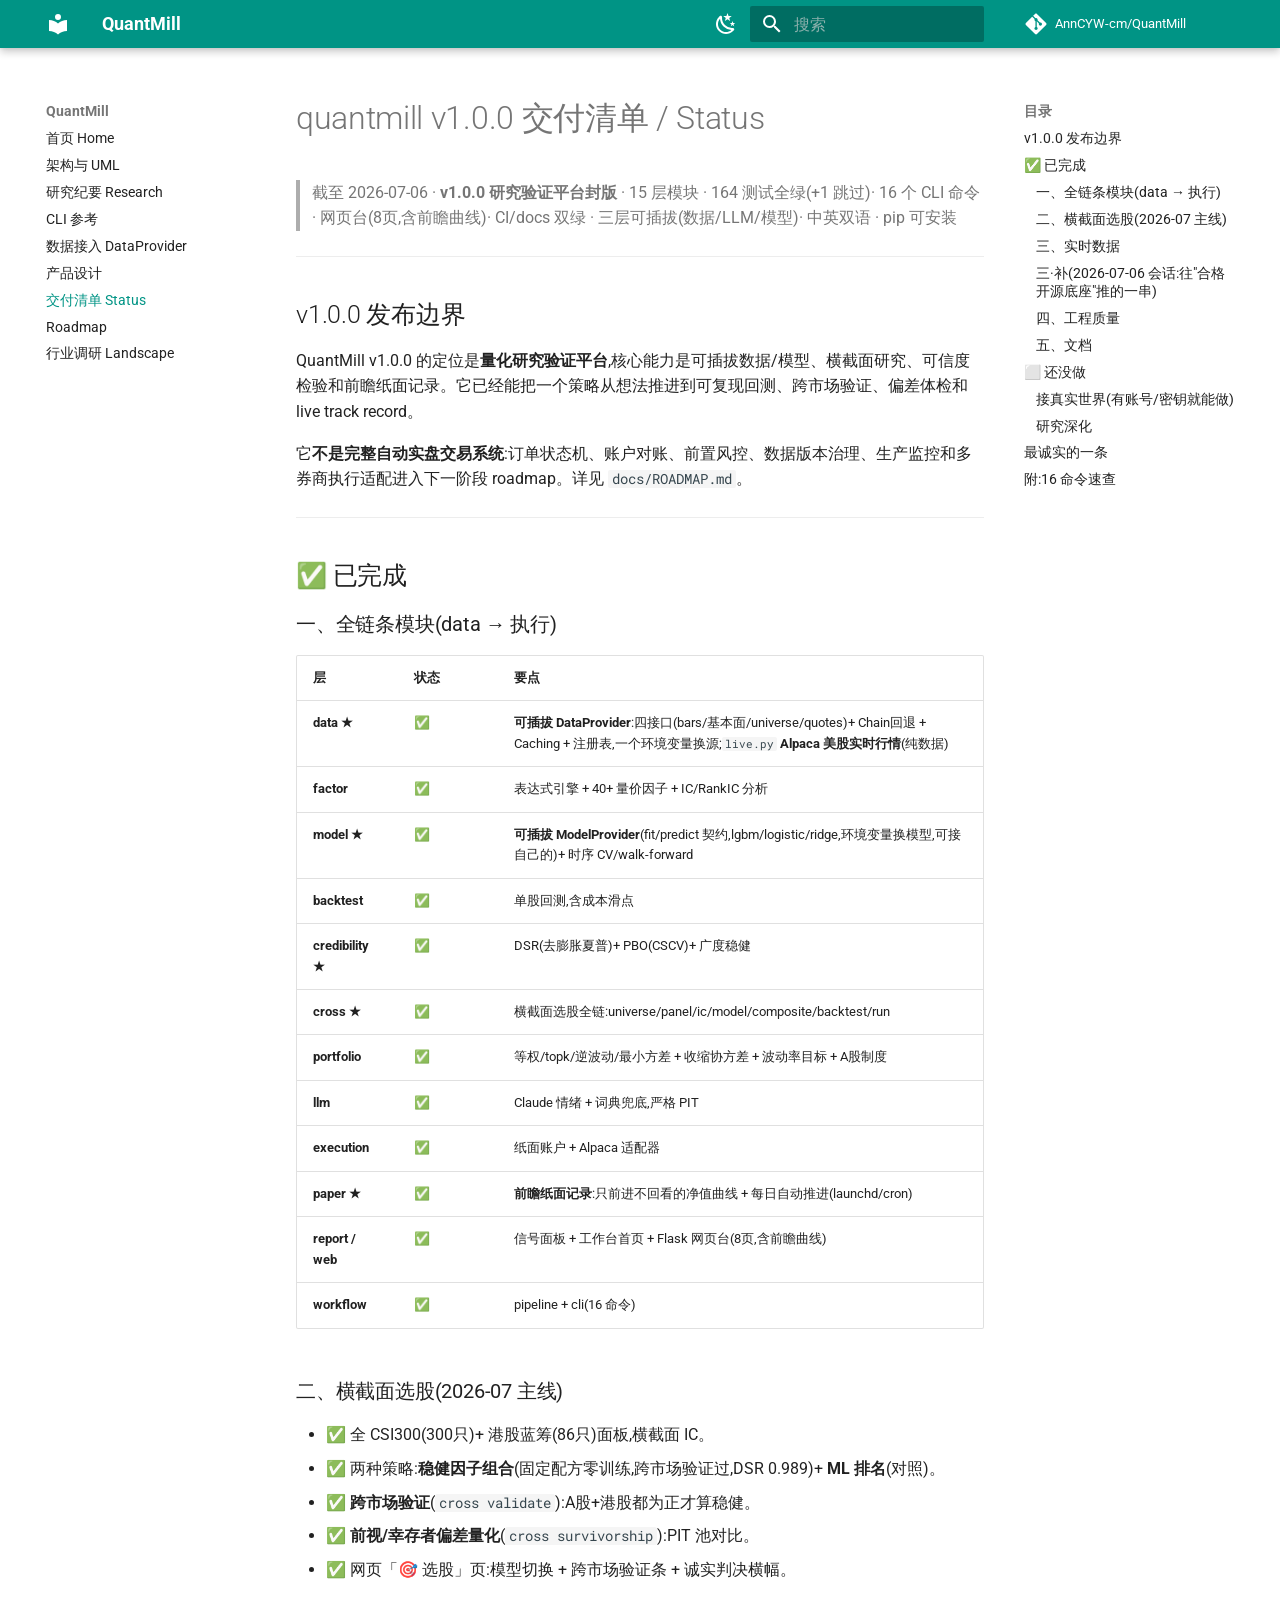
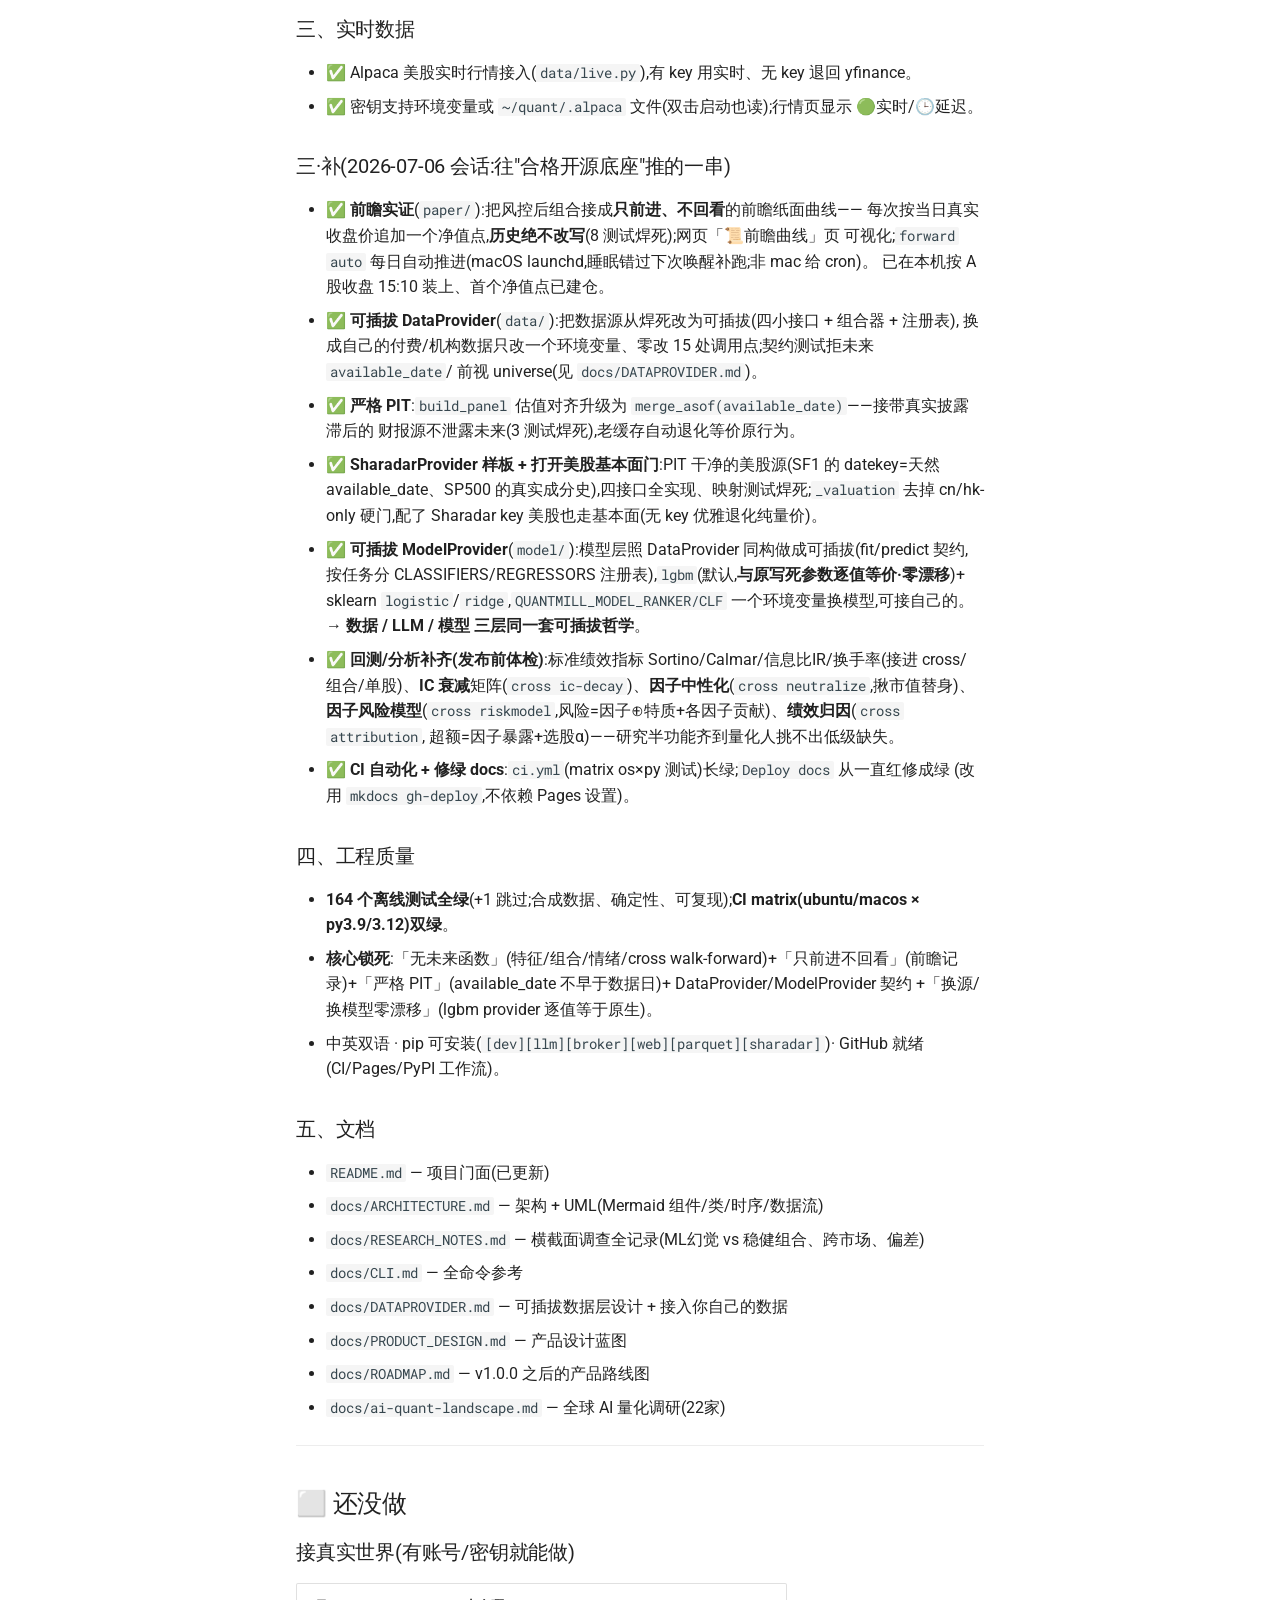
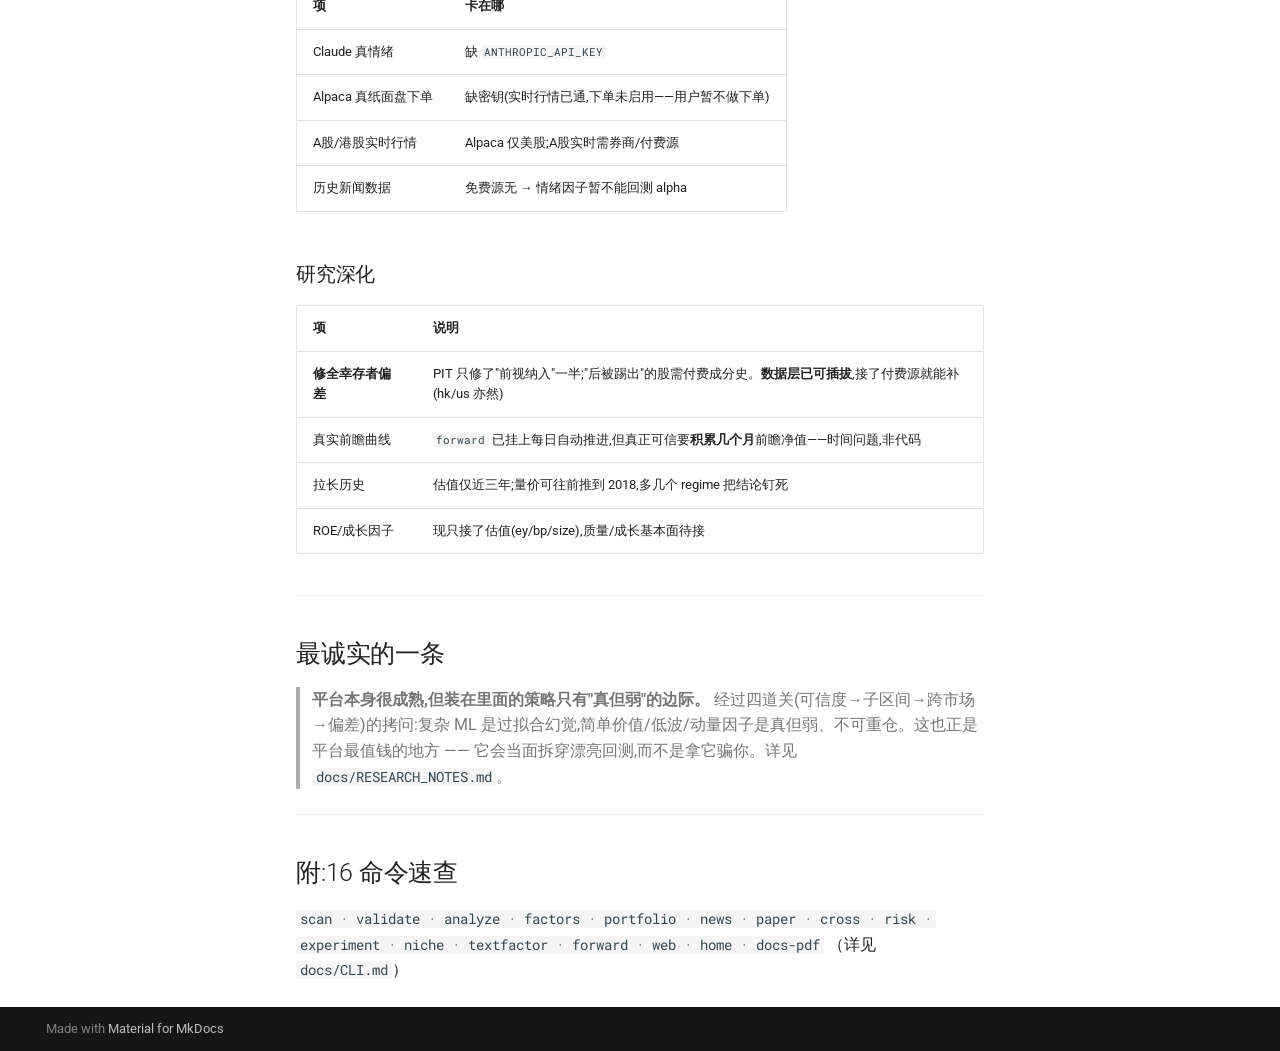
<file: STATUS/index.html>
<!doctype html>
<html lang="zh" class="no-js">
  <head>
    
      <meta charset="utf-8">
      <meta name="viewport" content="width=device-width,initial-scale=1">
      
        <meta name="description" content="开源全链条 AI 量化平台 · 诚实优先 | Honest full-chain open-source AI quant platform">
      
      
      
        <link rel="canonical" href="https://AnnCYW-cm.github.io/QuantMill/STATUS/">
      
      
        <link rel="prev" href="../PRODUCT_DESIGN/">
      
      
        <link rel="next" href="../ROADMAP/">
      
      
        
      
      
      <link rel="icon" href="../assets/images/favicon.png">
      <meta name="generator" content="mkdocs-1.6.1, mkdocs-material-9.7.6">
    
    
      
        <title>交付清单 Status - QuantMill</title>
      
    
    
      <link rel="stylesheet" href="../assets/stylesheets/main.484c7ddc.min.css">
      
        
        <link rel="stylesheet" href="../assets/stylesheets/palette.ab4e12ef.min.css">
      
      


    
    
      
    
    
      
        
        
        <link rel="preconnect" href="https://fonts.gstatic.com" crossorigin>
        <link rel="stylesheet" href="https://fonts.googleapis.com/css?family=Roboto:300,300i,400,400i,700,700i%7CRoboto+Mono:400,400i,700,700i&display=fallback">
        <style>:root{--md-text-font:"Roboto";--md-code-font:"Roboto Mono"}</style>
      
    
    
    <script>__md_scope=new URL("..",location),__md_hash=e=>[...e].reduce(((e,_)=>(e<<5)-e+_.charCodeAt(0)),0),__md_get=(e,_=localStorage,t=__md_scope)=>JSON.parse(_.getItem(t.pathname+"."+e)),__md_set=(e,_,t=localStorage,a=__md_scope)=>{try{t.setItem(a.pathname+"."+e,JSON.stringify(_))}catch(e){}}</script>
    
      

    
    
  </head>
  
  
    
    
      
    
    
    
    
    <body dir="ltr" data-md-color-scheme="default" data-md-color-primary="teal" data-md-color-accent="teal">
  
    
    <input class="md-toggle" data-md-toggle="drawer" type="checkbox" id="__drawer" autocomplete="off">
    <input class="md-toggle" data-md-toggle="search" type="checkbox" id="__search" autocomplete="off">
    <label class="md-overlay" for="__drawer"></label>
    <div data-md-component="skip">
      
        
        <a href="#quantmill-v100-status" class="md-skip">
          跳转至
        </a>
      
    </div>
    <div data-md-component="announce">
      
    </div>
    
    
      

  

<header class="md-header md-header--shadow" data-md-component="header">
  <nav class="md-header__inner md-grid" aria-label="页眉">
    <a href=".." title="QuantMill" class="md-header__button md-logo" aria-label="QuantMill" data-md-component="logo">
      
  
  <svg xmlns="http://www.w3.org/2000/svg" viewBox="0 0 24 24"><path d="M12 8a3 3 0 0 0 3-3 3 3 0 0 0-3-3 3 3 0 0 0-3 3 3 3 0 0 0 3 3m0 3.54C9.64 9.35 6.5 8 3 8v11c3.5 0 6.64 1.35 9 3.54 2.36-2.19 5.5-3.54 9-3.54V8c-3.5 0-6.64 1.35-9 3.54"/></svg>

    </a>
    <label class="md-header__button md-icon" for="__drawer">
      
      <svg xmlns="http://www.w3.org/2000/svg" viewBox="0 0 24 24"><path d="M3 6h18v2H3zm0 5h18v2H3zm0 5h18v2H3z"/></svg>
    </label>
    <div class="md-header__title" data-md-component="header-title">
      <div class="md-header__ellipsis">
        <div class="md-header__topic">
          <span class="md-ellipsis">
            QuantMill
          </span>
        </div>
        <div class="md-header__topic" data-md-component="header-topic">
          <span class="md-ellipsis">
            
              交付清单 Status
            
          </span>
        </div>
      </div>
    </div>
    
      
        <form class="md-header__option" data-md-component="palette">
  
    
    
    
    <input class="md-option" data-md-color-media="" data-md-color-scheme="default" data-md-color-primary="teal" data-md-color-accent="teal"  aria-label="切换深色"  type="radio" name="__palette" id="__palette_0">
    
      <label class="md-header__button md-icon" title="切换深色" for="__palette_1" hidden>
        <svg xmlns="http://www.w3.org/2000/svg" viewBox="0 0 24 24"><path d="m17.75 4.09-2.53 1.94.91 3.06-2.63-1.81-2.63 1.81.91-3.06-2.53-1.94L12.44 4l1.06-3 1.06 3zm3.5 6.91-1.64 1.25.59 1.98-1.7-1.17-1.7 1.17.59-1.98L15.75 11l2.06-.05L18.5 9l.69 1.95zm-2.28 4.95c.83-.08 1.72 1.1 1.19 1.85-.32.45-.66.87-1.08 1.27C15.17 23 8.84 23 4.94 19.07c-3.91-3.9-3.91-10.24 0-14.14.4-.4.82-.76 1.27-1.08.75-.53 1.93.36 1.85 1.19-.27 2.86.69 5.83 2.89 8.02a9.96 9.96 0 0 0 8.02 2.89m-1.64 2.02a12.08 12.08 0 0 1-7.8-3.47c-2.17-2.19-3.33-5-3.49-7.82-2.81 3.14-2.7 7.96.31 10.98 3.02 3.01 7.84 3.12 10.98.31"/></svg>
      </label>
    
  
    
    
    
    <input class="md-option" data-md-color-media="" data-md-color-scheme="slate" data-md-color-primary="teal" data-md-color-accent="teal"  aria-label="切换浅色"  type="radio" name="__palette" id="__palette_1">
    
      <label class="md-header__button md-icon" title="切换浅色" for="__palette_0" hidden>
        <svg xmlns="http://www.w3.org/2000/svg" viewBox="0 0 24 24"><path d="M12 7a5 5 0 0 1 5 5 5 5 0 0 1-5 5 5 5 0 0 1-5-5 5 5 0 0 1 5-5m0 2a3 3 0 0 0-3 3 3 3 0 0 0 3 3 3 3 0 0 0 3-3 3 3 0 0 0-3-3m0-7 2.39 3.42C13.65 5.15 12.84 5 12 5s-1.65.15-2.39.42zM3.34 7l4.16-.35A7.2 7.2 0 0 0 5.94 8.5c-.44.74-.69 1.5-.83 2.29zm.02 10 1.76-3.77a7.131 7.131 0 0 0 2.38 4.14zM20.65 7l-1.77 3.79a7.02 7.02 0 0 0-2.38-4.15zm-.01 10-4.14.36c.59-.51 1.12-1.14 1.54-1.86.42-.73.69-1.5.83-2.29zM12 22l-2.41-3.44c.74.27 1.55.44 2.41.44.82 0 1.63-.17 2.37-.44z"/></svg>
      </label>
    
  
</form>
      
    
    
      <script>var palette=__md_get("__palette");if(palette&&palette.color){if("(prefers-color-scheme)"===palette.color.media){var media=matchMedia("(prefers-color-scheme: light)"),input=document.querySelector(media.matches?"[data-md-color-media='(prefers-color-scheme: light)']":"[data-md-color-media='(prefers-color-scheme: dark)']");palette.color.media=input.getAttribute("data-md-color-media"),palette.color.scheme=input.getAttribute("data-md-color-scheme"),palette.color.primary=input.getAttribute("data-md-color-primary"),palette.color.accent=input.getAttribute("data-md-color-accent")}for(var[key,value]of Object.entries(palette.color))document.body.setAttribute("data-md-color-"+key,value)}</script>
    
    
    
      
      
        <label class="md-header__button md-icon" for="__search">
          
          <svg xmlns="http://www.w3.org/2000/svg" viewBox="0 0 24 24"><path d="M9.5 3A6.5 6.5 0 0 1 16 9.5c0 1.61-.59 3.09-1.56 4.23l.27.27h.79l5 5-1.5 1.5-5-5v-.79l-.27-.27A6.52 6.52 0 0 1 9.5 16 6.5 6.5 0 0 1 3 9.5 6.5 6.5 0 0 1 9.5 3m0 2C7 5 5 7 5 9.5S7 14 9.5 14 14 12 14 9.5 12 5 9.5 5"/></svg>
        </label>
        <div class="md-search" data-md-component="search" role="dialog">
  <label class="md-search__overlay" for="__search"></label>
  <div class="md-search__inner" role="search">
    <form class="md-search__form" name="search">
      <input type="text" class="md-search__input" name="query" aria-label="搜索" placeholder="搜索" autocapitalize="off" autocorrect="off" autocomplete="off" spellcheck="false" data-md-component="search-query" required>
      <label class="md-search__icon md-icon" for="__search">
        
        <svg xmlns="http://www.w3.org/2000/svg" viewBox="0 0 24 24"><path d="M9.5 3A6.5 6.5 0 0 1 16 9.5c0 1.61-.59 3.09-1.56 4.23l.27.27h.79l5 5-1.5 1.5-5-5v-.79l-.27-.27A6.52 6.52 0 0 1 9.5 16 6.5 6.5 0 0 1 3 9.5 6.5 6.5 0 0 1 9.5 3m0 2C7 5 5 7 5 9.5S7 14 9.5 14 14 12 14 9.5 12 5 9.5 5"/></svg>
        
        <svg xmlns="http://www.w3.org/2000/svg" viewBox="0 0 24 24"><path d="M20 11v2H8l5.5 5.5-1.42 1.42L4.16 12l7.92-7.92L13.5 5.5 8 11z"/></svg>
      </label>
      <nav class="md-search__options" aria-label="查找">
        
        <button type="reset" class="md-search__icon md-icon" title="清空当前内容" aria-label="清空当前内容" tabindex="-1">
          
          <svg xmlns="http://www.w3.org/2000/svg" viewBox="0 0 24 24"><path d="M19 6.41 17.59 5 12 10.59 6.41 5 5 6.41 10.59 12 5 17.59 6.41 19 12 13.41 17.59 19 19 17.59 13.41 12z"/></svg>
        </button>
      </nav>
      
    </form>
    <div class="md-search__output">
      <div class="md-search__scrollwrap" tabindex="0" data-md-scrollfix>
        <div class="md-search-result" data-md-component="search-result">
          <div class="md-search-result__meta">
            正在初始化搜索引擎
          </div>
          <ol class="md-search-result__list" role="presentation"></ol>
        </div>
      </div>
    </div>
  </div>
</div>
      
    
    
      <div class="md-header__source">
        <a href="https://github.com/AnnCYW-cm/QuantMill" title="前往仓库" class="md-source" data-md-component="source">
  <div class="md-source__icon md-icon">
    
    <svg xmlns="http://www.w3.org/2000/svg" viewBox="0 0 448 512"><!--! Font Awesome Free 7.1.0 by @fontawesome - https://fontawesome.com License - https://fontawesome.com/license/free (Icons: CC BY 4.0, Fonts: SIL OFL 1.1, Code: MIT License) Copyright 2025 Fonticons, Inc.--><path d="M439.6 236.1 244 40.5c-5.4-5.5-12.8-8.5-20.4-8.5s-15 3-20.4 8.4L162.5 81l51.5 51.5c27.1-9.1 52.7 16.8 43.4 43.7l49.7 49.7c34.2-11.8 61.2 31 35.5 56.7-26.5 26.5-70.2-2.9-56-37.3L240.3 199v121.9c25.3 12.5 22.3 41.8 9.1 55-6.4 6.4-15.2 10.1-24.3 10.1s-17.8-3.6-24.3-10.1c-17.6-17.6-11.1-46.9 11.2-56v-123c-20.8-8.5-24.6-30.7-18.6-45L142.6 101 8.5 235.1C3 240.6 0 247.9 0 255.5s3 15 8.5 20.4l195.6 195.7c5.4 5.4 12.7 8.4 20.4 8.4s15-3 20.4-8.4l194.7-194.7c5.4-5.4 8.4-12.8 8.4-20.4s-3-15-8.4-20.4"/></svg>
  </div>
  <div class="md-source__repository">
    AnnCYW-cm/QuantMill
  </div>
</a>
      </div>
    
  </nav>
  
</header>
    
    <div class="md-container" data-md-component="container">
      
      
        
          
        
      
      <main class="md-main" data-md-component="main">
        <div class="md-main__inner md-grid">
          
            
              
              <div class="md-sidebar md-sidebar--primary" data-md-component="sidebar" data-md-type="navigation" >
                <div class="md-sidebar__scrollwrap">
                  <div class="md-sidebar__inner">
                    



<nav class="md-nav md-nav--primary" aria-label="导航栏" data-md-level="0">
  <label class="md-nav__title" for="__drawer">
    <a href=".." title="QuantMill" class="md-nav__button md-logo" aria-label="QuantMill" data-md-component="logo">
      
  
  <svg xmlns="http://www.w3.org/2000/svg" viewBox="0 0 24 24"><path d="M12 8a3 3 0 0 0 3-3 3 3 0 0 0-3-3 3 3 0 0 0-3 3 3 3 0 0 0 3 3m0 3.54C9.64 9.35 6.5 8 3 8v11c3.5 0 6.64 1.35 9 3.54 2.36-2.19 5.5-3.54 9-3.54V8c-3.5 0-6.64 1.35-9 3.54"/></svg>

    </a>
    QuantMill
  </label>
  
    <div class="md-nav__source">
      <a href="https://github.com/AnnCYW-cm/QuantMill" title="前往仓库" class="md-source" data-md-component="source">
  <div class="md-source__icon md-icon">
    
    <svg xmlns="http://www.w3.org/2000/svg" viewBox="0 0 448 512"><!--! Font Awesome Free 7.1.0 by @fontawesome - https://fontawesome.com License - https://fontawesome.com/license/free (Icons: CC BY 4.0, Fonts: SIL OFL 1.1, Code: MIT License) Copyright 2025 Fonticons, Inc.--><path d="M439.6 236.1 244 40.5c-5.4-5.5-12.8-8.5-20.4-8.5s-15 3-20.4 8.4L162.5 81l51.5 51.5c27.1-9.1 52.7 16.8 43.4 43.7l49.7 49.7c34.2-11.8 61.2 31 35.5 56.7-26.5 26.5-70.2-2.9-56-37.3L240.3 199v121.9c25.3 12.5 22.3 41.8 9.1 55-6.4 6.4-15.2 10.1-24.3 10.1s-17.8-3.6-24.3-10.1c-17.6-17.6-11.1-46.9 11.2-56v-123c-20.8-8.5-24.6-30.7-18.6-45L142.6 101 8.5 235.1C3 240.6 0 247.9 0 255.5s3 15 8.5 20.4l195.6 195.7c5.4 5.4 12.7 8.4 20.4 8.4s15-3 20.4-8.4l194.7-194.7c5.4-5.4 8.4-12.8 8.4-20.4s-3-15-8.4-20.4"/></svg>
  </div>
  <div class="md-source__repository">
    AnnCYW-cm/QuantMill
  </div>
</a>
    </div>
  
  <ul class="md-nav__list" data-md-scrollfix>
    
      
      
  
  
  
  
    <li class="md-nav__item">
      <a href=".." class="md-nav__link">
        
  
  
  <span class="md-ellipsis">
    
  
    首页 Home
  

    
  </span>
  
  

      </a>
    </li>
  

    
      
      
  
  
  
  
    <li class="md-nav__item">
      <a href="../ARCHITECTURE/" class="md-nav__link">
        
  
  
  <span class="md-ellipsis">
    
  
    架构与 UML
  

    
  </span>
  
  

      </a>
    </li>
  

    
      
      
  
  
  
  
    <li class="md-nav__item">
      <a href="../RESEARCH_NOTES/" class="md-nav__link">
        
  
  
  <span class="md-ellipsis">
    
  
    研究纪要 Research
  

    
  </span>
  
  

      </a>
    </li>
  

    
      
      
  
  
  
  
    <li class="md-nav__item">
      <a href="../CLI/" class="md-nav__link">
        
  
  
  <span class="md-ellipsis">
    
  
    CLI 参考
  

    
  </span>
  
  

      </a>
    </li>
  

    
      
      
  
  
  
  
    <li class="md-nav__item">
      <a href="../DATAPROVIDER/" class="md-nav__link">
        
  
  
  <span class="md-ellipsis">
    
  
    数据接入 DataProvider
  

    
  </span>
  
  

      </a>
    </li>
  

    
      
      
  
  
  
  
    <li class="md-nav__item">
      <a href="../PRODUCT_DESIGN/" class="md-nav__link">
        
  
  
  <span class="md-ellipsis">
    
  
    产品设计
  

    
  </span>
  
  

      </a>
    </li>
  

    
      
      
  
  
    
  
  
  
    <li class="md-nav__item md-nav__item--active">
      
      <input class="md-nav__toggle md-toggle" type="checkbox" id="__toc">
      
      
        
      
      
        <label class="md-nav__link md-nav__link--active" for="__toc">
          
  
  
  <span class="md-ellipsis">
    
  
    交付清单 Status
  

    
  </span>
  
  

          <span class="md-nav__icon md-icon"></span>
        </label>
      
      <a href="./" class="md-nav__link md-nav__link--active">
        
  
  
  <span class="md-ellipsis">
    
  
    交付清单 Status
  

    
  </span>
  
  

      </a>
      
        

<nav class="md-nav md-nav--secondary" aria-label="目录">
  
  
  
    
  
  
    <label class="md-nav__title" for="__toc">
      <span class="md-nav__icon md-icon"></span>
      目录
    </label>
    <ul class="md-nav__list" data-md-component="toc" data-md-scrollfix>
      
        <li class="md-nav__item">
  <a href="#v100" class="md-nav__link">
    <span class="md-ellipsis">
      
        v1.0.0 发布边界
      
    </span>
  </a>
  
</li>
      
        <li class="md-nav__item">
  <a href="#_1" class="md-nav__link">
    <span class="md-ellipsis">
      
        ✅ 已完成
      
    </span>
  </a>
  
    <nav class="md-nav" aria-label="✅ 已完成">
      <ul class="md-nav__list">
        
          <li class="md-nav__item">
  <a href="#data" class="md-nav__link">
    <span class="md-ellipsis">
      
        一、全链条模块(data → 执行)
      
    </span>
  </a>
  
</li>
        
          <li class="md-nav__item">
  <a href="#2026-07" class="md-nav__link">
    <span class="md-ellipsis">
      
        二、横截面选股(2026-07 主线)
      
    </span>
  </a>
  
</li>
        
          <li class="md-nav__item">
  <a href="#_2" class="md-nav__link">
    <span class="md-ellipsis">
      
        三、实时数据
      
    </span>
  </a>
  
</li>
        
          <li class="md-nav__item">
  <a href="#2026-07-06" class="md-nav__link">
    <span class="md-ellipsis">
      
        三·补(2026-07-06 会话:往"合格开源底座"推的一串)
      
    </span>
  </a>
  
</li>
        
          <li class="md-nav__item">
  <a href="#_3" class="md-nav__link">
    <span class="md-ellipsis">
      
        四、工程质量
      
    </span>
  </a>
  
</li>
        
          <li class="md-nav__item">
  <a href="#_4" class="md-nav__link">
    <span class="md-ellipsis">
      
        五、文档
      
    </span>
  </a>
  
</li>
        
      </ul>
    </nav>
  
</li>
      
        <li class="md-nav__item">
  <a href="#_5" class="md-nav__link">
    <span class="md-ellipsis">
      
        ⬜ 还没做
      
    </span>
  </a>
  
    <nav class="md-nav" aria-label="⬜ 还没做">
      <ul class="md-nav__list">
        
          <li class="md-nav__item">
  <a href="#_6" class="md-nav__link">
    <span class="md-ellipsis">
      
        接真实世界(有账号/密钥就能做)
      
    </span>
  </a>
  
</li>
        
          <li class="md-nav__item">
  <a href="#_7" class="md-nav__link">
    <span class="md-ellipsis">
      
        研究深化
      
    </span>
  </a>
  
</li>
        
      </ul>
    </nav>
  
</li>
      
        <li class="md-nav__item">
  <a href="#_8" class="md-nav__link">
    <span class="md-ellipsis">
      
        最诚实的一条
      
    </span>
  </a>
  
</li>
      
        <li class="md-nav__item">
  <a href="#16" class="md-nav__link">
    <span class="md-ellipsis">
      
        附:16 命令速查
      
    </span>
  </a>
  
</li>
      
    </ul>
  
</nav>
      
    </li>
  

    
      
      
  
  
  
  
    <li class="md-nav__item">
      <a href="../ROADMAP/" class="md-nav__link">
        
  
  
  <span class="md-ellipsis">
    
  
    Roadmap
  

    
  </span>
  
  

      </a>
    </li>
  

    
      
      
  
  
  
  
    <li class="md-nav__item">
      <a href="../ai-quant-landscape/" class="md-nav__link">
        
  
  
  <span class="md-ellipsis">
    
  
    行业调研 Landscape
  

    
  </span>
  
  

      </a>
    </li>
  

    
  </ul>
</nav>
                  </div>
                </div>
              </div>
            
            
              
              <div class="md-sidebar md-sidebar--secondary" data-md-component="sidebar" data-md-type="toc" >
                <div class="md-sidebar__scrollwrap">
                  <div class="md-sidebar__inner">
                    

<nav class="md-nav md-nav--secondary" aria-label="目录">
  
  
  
    
  
  
    <label class="md-nav__title" for="__toc">
      <span class="md-nav__icon md-icon"></span>
      目录
    </label>
    <ul class="md-nav__list" data-md-component="toc" data-md-scrollfix>
      
        <li class="md-nav__item">
  <a href="#v100" class="md-nav__link">
    <span class="md-ellipsis">
      
        v1.0.0 发布边界
      
    </span>
  </a>
  
</li>
      
        <li class="md-nav__item">
  <a href="#_1" class="md-nav__link">
    <span class="md-ellipsis">
      
        ✅ 已完成
      
    </span>
  </a>
  
    <nav class="md-nav" aria-label="✅ 已完成">
      <ul class="md-nav__list">
        
          <li class="md-nav__item">
  <a href="#data" class="md-nav__link">
    <span class="md-ellipsis">
      
        一、全链条模块(data → 执行)
      
    </span>
  </a>
  
</li>
        
          <li class="md-nav__item">
  <a href="#2026-07" class="md-nav__link">
    <span class="md-ellipsis">
      
        二、横截面选股(2026-07 主线)
      
    </span>
  </a>
  
</li>
        
          <li class="md-nav__item">
  <a href="#_2" class="md-nav__link">
    <span class="md-ellipsis">
      
        三、实时数据
      
    </span>
  </a>
  
</li>
        
          <li class="md-nav__item">
  <a href="#2026-07-06" class="md-nav__link">
    <span class="md-ellipsis">
      
        三·补(2026-07-06 会话:往"合格开源底座"推的一串)
      
    </span>
  </a>
  
</li>
        
          <li class="md-nav__item">
  <a href="#_3" class="md-nav__link">
    <span class="md-ellipsis">
      
        四、工程质量
      
    </span>
  </a>
  
</li>
        
          <li class="md-nav__item">
  <a href="#_4" class="md-nav__link">
    <span class="md-ellipsis">
      
        五、文档
      
    </span>
  </a>
  
</li>
        
      </ul>
    </nav>
  
</li>
      
        <li class="md-nav__item">
  <a href="#_5" class="md-nav__link">
    <span class="md-ellipsis">
      
        ⬜ 还没做
      
    </span>
  </a>
  
    <nav class="md-nav" aria-label="⬜ 还没做">
      <ul class="md-nav__list">
        
          <li class="md-nav__item">
  <a href="#_6" class="md-nav__link">
    <span class="md-ellipsis">
      
        接真实世界(有账号/密钥就能做)
      
    </span>
  </a>
  
</li>
        
          <li class="md-nav__item">
  <a href="#_7" class="md-nav__link">
    <span class="md-ellipsis">
      
        研究深化
      
    </span>
  </a>
  
</li>
        
      </ul>
    </nav>
  
</li>
      
        <li class="md-nav__item">
  <a href="#_8" class="md-nav__link">
    <span class="md-ellipsis">
      
        最诚实的一条
      
    </span>
  </a>
  
</li>
      
        <li class="md-nav__item">
  <a href="#16" class="md-nav__link">
    <span class="md-ellipsis">
      
        附:16 命令速查
      
    </span>
  </a>
  
</li>
      
    </ul>
  
</nav>
                  </div>
                </div>
              </div>
            
          
          
            <div class="md-content" data-md-component="content">
              
              <article class="md-content__inner md-typeset">
                
                  


  
  


<h1 id="quantmill-v100-status">quantmill v1.0.0 交付清单 / Status<a class="headerlink" href="#quantmill-v100-status" title="Permanent link">&para;</a></h1>
<blockquote>
<p>截至 2026-07-06 · <strong>v1.0.0 研究验证平台封版</strong> · 15 层模块 · 164 测试全绿(+1 跳过)· 16 个 CLI 命令 · 网页台(8页,含前瞻曲线)· CI/docs 双绿 · 三层可插拔(数据/LLM/模型)· 中英双语 · pip 可安装</p>
</blockquote>
<hr />
<h2 id="v100">v1.0.0 发布边界<a class="headerlink" href="#v100" title="Permanent link">&para;</a></h2>
<p>QuantMill v1.0.0 的定位是<strong>量化研究验证平台</strong>,核心能力是可插拔数据/模型、横截面研究、可信度检验和前瞻纸面记录。它已经能把一个策略从想法推进到可复现回测、跨市场验证、偏差体检和 live track record。</p>
<p>它<strong>不是完整自动实盘交易系统</strong>:订单状态机、账户对账、前置风控、数据版本治理、生产监控和多券商执行适配进入下一阶段 roadmap。详见 <code>docs/ROADMAP.md</code>。</p>
<hr />
<h2 id="_1">✅ 已完成<a class="headerlink" href="#_1" title="Permanent link">&para;</a></h2>
<h3 id="data">一、全链条模块(data → 执行)<a class="headerlink" href="#data" title="Permanent link">&para;</a></h3>
<table>
<thead>
<tr>
<th>层</th>
<th>状态</th>
<th>要点</th>
</tr>
</thead>
<tbody>
<tr>
<td><strong>data ★</strong></td>
<td>✅</td>
<td><strong>可插拔 DataProvider</strong>:四接口(bars/基本面/universe/quotes)+ Chain回退 + Caching + 注册表,一个环境变量换源;<code>live.py</code> <strong>Alpaca 美股实时行情</strong>(纯数据)</td>
</tr>
<tr>
<td><strong>factor</strong></td>
<td>✅</td>
<td>表达式引擎 + 40+ 量价因子 + IC/RankIC 分析</td>
</tr>
<tr>
<td><strong>model ★</strong></td>
<td>✅</td>
<td><strong>可插拔 ModelProvider</strong>(fit/predict 契约,lgbm/logistic/ridge,环境变量换模型,可接自己的)+ 时序 CV/walk-forward</td>
</tr>
<tr>
<td><strong>backtest</strong></td>
<td>✅</td>
<td>单股回测,含成本滑点</td>
</tr>
<tr>
<td><strong>credibility ★</strong></td>
<td>✅</td>
<td>DSR(去膨胀夏普)+ PBO(CSCV)+ 广度稳健</td>
</tr>
<tr>
<td><strong>cross ★</strong></td>
<td>✅</td>
<td>横截面选股全链:universe/panel/ic/model/composite/backtest/run</td>
</tr>
<tr>
<td><strong>portfolio</strong></td>
<td>✅</td>
<td>等权/topk/逆波动/最小方差 + 收缩协方差 + 波动率目标 + A股制度</td>
</tr>
<tr>
<td><strong>llm</strong></td>
<td>✅</td>
<td>Claude 情绪 + 词典兜底,严格 PIT</td>
</tr>
<tr>
<td><strong>execution</strong></td>
<td>✅</td>
<td>纸面账户 + Alpaca 适配器</td>
</tr>
<tr>
<td><strong>paper ★</strong></td>
<td>✅</td>
<td><strong>前瞻纸面记录</strong>:只前进不回看的净值曲线 + 每日自动推进(launchd/cron)</td>
</tr>
<tr>
<td><strong>report / web</strong></td>
<td>✅</td>
<td>信号面板 + 工作台首页 + Flask 网页台(8页,含前瞻曲线)</td>
</tr>
<tr>
<td><strong>workflow</strong></td>
<td>✅</td>
<td>pipeline + cli(16 命令)</td>
</tr>
</tbody>
</table>
<h3 id="2026-07">二、横截面选股(2026-07 主线)<a class="headerlink" href="#2026-07" title="Permanent link">&para;</a></h3>
<ul>
<li>✅ 全 CSI300(300只)+ 港股蓝筹(86只)面板,横截面 IC。</li>
<li>✅ 两种策略:<strong>稳健因子组合</strong>(固定配方零训练,跨市场验证过,DSR 0.989)+ <strong>ML 排名</strong>(对照)。</li>
<li>✅ <strong>跨市场验证</strong>(<code>cross validate</code>):A股+港股都为正才算稳健。</li>
<li>✅ <strong>前视/幸存者偏差量化</strong>(<code>cross survivorship</code>):PIT 池对比。</li>
<li>✅ 网页「🎯 选股」页:模型切换 + 跨市场验证条 + 诚实判决横幅。</li>
</ul>
<h3 id="_2">三、实时数据<a class="headerlink" href="#_2" title="Permanent link">&para;</a></h3>
<ul>
<li>✅ Alpaca 美股实时行情接入(<code>data/live.py</code>),有 key 用实时、无 key 退回 yfinance。</li>
<li>✅ 密钥支持环境变量或 <code>~/quant/.alpaca</code> 文件(双击启动也读);行情页显示 🟢实时/🕒延迟。</li>
</ul>
<h3 id="2026-07-06">三·补(2026-07-06 会话:往"合格开源底座"推的一串)<a class="headerlink" href="#2026-07-06" title="Permanent link">&para;</a></h3>
<ul>
<li>✅ <strong>前瞻实证</strong>(<code>paper/</code>):把风控后组合接成<strong>只前进、不回看</strong>的前瞻纸面曲线——
  每次按当日真实收盘价追加一个净值点,<strong>历史绝不改写</strong>(8 测试焊死);网页「📜前瞻曲线」页
  可视化;<code>forward auto</code> 每日自动推进(macOS launchd,睡眠错过下次唤醒补跑;非 mac 给 cron)。
  已在本机按 A股收盘 15:10 装上、首个净值点已建仓。</li>
<li>✅ <strong>可插拔 DataProvider</strong>(<code>data/</code>):把数据源从焊死改为可插拔(四小接口 + 组合器 + 注册表),
  换成自己的付费/机构数据只改一个环境变量、零改 15 处调用点;契约测试拒未来 <code>available_date</code>/
  前视 universe(见 <code>docs/DATAPROVIDER.md</code>)。</li>
<li>✅ <strong>严格 PIT</strong>:<code>build_panel</code> 估值对齐升级为 <code>merge_asof(available_date)</code>——接带真实披露滞后的
  财报源不泄露未来(3 测试焊死),老缓存自动退化等价原行为。</li>
<li>✅ <strong>SharadarProvider 样板 + 打开美股基本面门</strong>:PIT 干净的美股源(SF1 的 datekey=天然
  available_date、SP500 的真实成分史),四接口全实现、映射测试焊死;<code>_valuation</code> 去掉 cn/hk-only
  硬门,配了 Sharadar key 美股也走基本面(无 key 优雅退化纯量价)。</li>
<li>✅ <strong>可插拔 ModelProvider</strong>(<code>model/</code>):模型层照 DataProvider 同构做成可插拔(fit/predict 契约,
  按任务分 CLASSIFIERS/REGRESSORS 注册表),<code>lgbm</code>(默认,<strong>与原写死参数逐值等价·零漂移</strong>)+
  sklearn <code>logistic</code>/<code>ridge</code>,<code>QUANTMILL_MODEL_RANKER/CLF</code> 一个环境变量换模型,可接自己的。
  → <strong>数据 / LLM / 模型 三层同一套可插拔哲学</strong>。</li>
<li>✅ <strong>回测/分析补齐(发布前体检)</strong>:标准绩效指标 Sortino/Calmar/信息比IR/换手率(接进 cross/
  组合/单股)、<strong>IC 衰减</strong>矩阵(<code>cross ic-decay</code>)、<strong>因子中性化</strong>(<code>cross neutralize</code>,揪市值替身)、
  <strong>因子风险模型</strong>(<code>cross riskmodel</code>,风险=因子⊕特质+各因子贡献)、<strong>绩效归因</strong>(<code>cross attribution</code>,
  超额=因子暴露+选股α)——研究半功能齐到量化人挑不出低级缺失。</li>
<li>✅ <strong>CI 自动化 + 修绿 docs</strong>:<code>ci.yml</code>(matrix os×py 测试)长绿;<code>Deploy docs</code> 从一直红修成绿
  (改用 <code>mkdocs gh-deploy</code>,不依赖 Pages 设置)。</li>
</ul>
<h3 id="_3">四、工程质量<a class="headerlink" href="#_3" title="Permanent link">&para;</a></h3>
<ul>
<li><strong>164 个离线测试全绿</strong>(+1 跳过;合成数据、确定性、可复现);<strong>CI matrix(ubuntu/macos × py3.9/3.12)双绿</strong>。</li>
<li><strong>核心锁死</strong>:「无未来函数」(特征/组合/情绪/cross walk-forward)+「只前进不回看」(前瞻记录)+「严格 PIT」(available_date 不早于数据日)+ DataProvider/ModelProvider 契约 +「换源/换模型零漂移」(lgbm provider 逐值等于原生)。</li>
<li>中英双语 · pip 可安装(<code>[dev][llm][broker][web][parquet][sharadar]</code>)· GitHub 就绪(CI/Pages/PyPI 工作流)。</li>
</ul>
<h3 id="_4">五、文档<a class="headerlink" href="#_4" title="Permanent link">&para;</a></h3>
<ul>
<li><code>README.md</code> — 项目门面(已更新)</li>
<li><code>docs/ARCHITECTURE.md</code> — 架构 + UML(Mermaid 组件/类/时序/数据流)</li>
<li><code>docs/RESEARCH_NOTES.md</code> — 横截面调查全记录(ML幻觉 vs 稳健组合、跨市场、偏差)</li>
<li><code>docs/CLI.md</code> — 全命令参考</li>
<li><code>docs/DATAPROVIDER.md</code> — 可插拔数据层设计 + 接入你自己的数据</li>
<li><code>docs/PRODUCT_DESIGN.md</code> — 产品设计蓝图</li>
<li><code>docs/ROADMAP.md</code> — v1.0.0 之后的产品路线图</li>
<li><code>docs/ai-quant-landscape.md</code> — 全球 AI 量化调研(22家)</li>
</ul>
<hr />
<h2 id="_5">⬜ 还没做<a class="headerlink" href="#_5" title="Permanent link">&para;</a></h2>
<h3 id="_6">接真实世界(有账号/密钥就能做)<a class="headerlink" href="#_6" title="Permanent link">&para;</a></h3>
<table>
<thead>
<tr>
<th>项</th>
<th>卡在哪</th>
</tr>
</thead>
<tbody>
<tr>
<td>Claude 真情绪</td>
<td>缺 <code>ANTHROPIC_API_KEY</code></td>
</tr>
<tr>
<td>Alpaca 真纸面盘下单</td>
<td>缺密钥(实时行情已通,下单未启用——用户暂不做下单)</td>
</tr>
<tr>
<td>A股/港股实时行情</td>
<td>Alpaca 仅美股;A股实时需券商/付费源</td>
</tr>
<tr>
<td>历史新闻数据</td>
<td>免费源无 → 情绪因子暂不能回测 alpha</td>
</tr>
</tbody>
</table>
<h3 id="_7">研究深化<a class="headerlink" href="#_7" title="Permanent link">&para;</a></h3>
<table>
<thead>
<tr>
<th>项</th>
<th>说明</th>
</tr>
</thead>
<tbody>
<tr>
<td><strong>修全幸存者偏差</strong></td>
<td>PIT 只修了"前视纳入"一半;"后被踢出"的股需付费成分史。<strong>数据层已可插拔</strong>,接了付费源就能补(hk/us 亦然)</td>
</tr>
<tr>
<td>真实前瞻曲线</td>
<td><code>forward</code> 已挂上每日自动推进,但真正可信要<strong>积累几个月</strong>前瞻净值——时间问题,非代码</td>
</tr>
<tr>
<td>拉长历史</td>
<td>估值仅近三年;量价可往前推到 2018,多几个 regime 把结论钉死</td>
</tr>
<tr>
<td>ROE/成长因子</td>
<td>现只接了估值(ey/bp/size),质量/成长基本面待接</td>
</tr>
</tbody>
</table>
<hr />
<h2 id="_8">最诚实的一条<a class="headerlink" href="#_8" title="Permanent link">&para;</a></h2>
<blockquote>
<p><strong>平台本身很成熟,但装在里面的策略只有"真但弱"的边际。</strong> 经过四道关(可信度→子区间→跨市场→偏差)的拷问:复杂 ML 是过拟合幻觉,简单价值/低波/动量因子是真但弱、不可重仓。这也正是平台最值钱的地方 —— 它会当面拆穿漂亮回测,而不是拿它骗你。详见 <code>docs/RESEARCH_NOTES.md</code>。</p>
</blockquote>
<hr />
<h2 id="16">附:16 命令速查<a class="headerlink" href="#16" title="Permanent link">&para;</a></h2>
<p><code>scan · validate · analyze · factors · portfolio · news · paper · cross · risk · experiment · niche · textfactor · forward · web · home · docs-pdf</code>
（详见 <code>docs/CLI.md</code>）</p>












                
              </article>
            </div>
          
          
<script>var target=document.getElementById(location.hash.slice(1));target&&target.name&&(target.checked=target.name.startsWith("__tabbed_"))</script>
        </div>
        
          <button type="button" class="md-top md-icon" data-md-component="top" hidden>
  
  <svg xmlns="http://www.w3.org/2000/svg" viewBox="0 0 24 24"><path d="M13 20h-2V8l-5.5 5.5-1.42-1.42L12 4.16l7.92 7.92-1.42 1.42L13 8z"/></svg>
  回到页面顶部
</button>
        
      </main>
      
        <footer class="md-footer">
  
  <div class="md-footer-meta md-typeset">
    <div class="md-footer-meta__inner md-grid">
      <div class="md-copyright">
  
  
    Made with
    <a href="https://squidfunk.github.io/mkdocs-material/" target="_blank" rel="noopener">
      Material for MkDocs
    </a>
  
</div>
      
    </div>
  </div>
</footer>
      
    </div>
    <div class="md-dialog" data-md-component="dialog">
      <div class="md-dialog__inner md-typeset"></div>
    </div>
    
    
    
      
      
      <script id="__config" type="application/json">{"annotate": null, "base": "..", "features": ["navigation.sections", "navigation.top", "content.code.copy", "search.highlight"], "search": "../assets/javascripts/workers/search.2c215733.min.js", "tags": null, "translations": {"clipboard.copied": "\u5df2\u590d\u5236", "clipboard.copy": "\u590d\u5236", "search.result.more.one": "\u5728\u8be5\u9875\u4e0a\u8fd8\u6709 1 \u4e2a\u7b26\u5408\u6761\u4ef6\u7684\u7ed3\u679c", "search.result.more.other": "\u5728\u8be5\u9875\u4e0a\u8fd8\u6709 # \u4e2a\u7b26\u5408\u6761\u4ef6\u7684\u7ed3\u679c", "search.result.none": "\u6ca1\u6709\u627e\u5230\u7b26\u5408\u6761\u4ef6\u7684\u7ed3\u679c", "search.result.one": "\u627e\u5230 1 \u4e2a\u7b26\u5408\u6761\u4ef6\u7684\u7ed3\u679c", "search.result.other": "# \u4e2a\u7b26\u5408\u6761\u4ef6\u7684\u7ed3\u679c", "search.result.placeholder": "\u952e\u5165\u4ee5\u5f00\u59cb\u641c\u7d22", "search.result.term.missing": "\u7f3a\u5c11", "select.version": "\u9009\u62e9\u5f53\u524d\u7248\u672c"}, "version": null}</script>
    
    
      <script src="../assets/javascripts/bundle.79ae519e.min.js"></script>
      
    
  </body>
</html>
</file>
<file: assets/stylesheets/main.484c7ddc.min.css>
@charset "UTF-8";html{-webkit-text-size-adjust:none;-moz-text-size-adjust:none;text-size-adjust:none;box-sizing:border-box}*,:after,:before{box-sizing:inherit}@media (prefers-reduced-motion){*,:after,:before{transition:none!important}}body{margin:0}a,button,input,label{-webkit-tap-highlight-color:transparent}a{color:inherit;text-decoration:none}hr{border:0;box-sizing:initial;display:block;height:.05rem;overflow:visible;padding:0}small{font-size:80%}sub,sup{line-height:1em}img{border-style:none}table{border-collapse:initial;border-spacing:0}td,th{font-weight:400;vertical-align:top}button{background:#0000;border:0;font-family:inherit;font-size:inherit;margin:0;padding:0}input{border:0;outline:none}:root{--md-primary-fg-color:#4051b5;--md-primary-fg-color--light:#5d6cc0;--md-primary-fg-color--dark:#303fa1;--md-primary-bg-color:#fff;--md-primary-bg-color--light:#ffffffb3;--md-accent-fg-color:#526cfe;--md-accent-fg-color--transparent:#526cfe1a;--md-accent-bg-color:#fff;--md-accent-bg-color--light:#ffffffb3}[data-md-color-scheme=default]{color-scheme:light}[data-md-color-scheme=default] img[src$="#gh-dark-mode-only"],[data-md-color-scheme=default] img[src$="#only-dark"]{display:none}:root,[data-md-color-scheme=default]{--md-hue:225deg;--md-default-fg-color:#000000de;--md-default-fg-color--light:#0000008a;--md-default-fg-color--lighter:#00000052;--md-default-fg-color--lightest:#00000012;--md-default-bg-color:#fff;--md-default-bg-color--light:#ffffffb3;--md-default-bg-color--lighter:#ffffff4d;--md-default-bg-color--lightest:#ffffff1f;--md-code-fg-color:#36464e;--md-code-bg-color:#f5f5f5;--md-code-bg-color--light:#f5f5f5b3;--md-code-bg-color--lighter:#f5f5f54d;--md-code-hl-color:#4287ff;--md-code-hl-color--light:#4287ff1a;--md-code-hl-number-color:#d52a2a;--md-code-hl-special-color:#db1457;--md-code-hl-function-color:#a846b9;--md-code-hl-constant-color:#6e59d9;--md-code-hl-keyword-color:#3f6ec6;--md-code-hl-string-color:#1c7d4d;--md-code-hl-name-color:var(--md-code-fg-color);--md-code-hl-operator-color:var(--md-default-fg-color--light);--md-code-hl-punctuation-color:var(--md-default-fg-color--light);--md-code-hl-comment-color:var(--md-default-fg-color--light);--md-code-hl-generic-color:var(--md-default-fg-color--light);--md-code-hl-variable-color:var(--md-default-fg-color--light);--md-typeset-color:var(--md-default-fg-color);--md-typeset-a-color:var(--md-primary-fg-color);--md-typeset-del-color:#f5503d26;--md-typeset-ins-color:#0bd57026;--md-typeset-kbd-color:#fafafa;--md-typeset-kbd-accent-color:#fff;--md-typeset-kbd-border-color:#b8b8b8;--md-typeset-mark-color:#ffff0080;--md-typeset-table-color:#0000001f;--md-typeset-table-color--light:rgba(0,0,0,.035);--md-admonition-fg-color:var(--md-default-fg-color);--md-admonition-bg-color:var(--md-default-bg-color);--md-warning-fg-color:#000000de;--md-warning-bg-color:#ff9;--md-footer-fg-color:#fff;--md-footer-fg-color--light:#ffffffb3;--md-footer-fg-color--lighter:#ffffff73;--md-footer-bg-color:#000000de;--md-footer-bg-color--dark:#00000052;--md-shadow-z1:0 0.2rem 0.5rem #0000000d,0 0 0.05rem #0000001a;--md-shadow-z2:0 0.2rem 0.5rem #0000001a,0 0 0.05rem #00000040;--md-shadow-z3:0 0.2rem 0.5rem #0003,0 0 0.05rem #00000059}.md-icon svg{fill:currentcolor;display:block;height:1.2rem;width:1.2rem}body{-webkit-font-smoothing:antialiased;-moz-osx-font-smoothing:grayscale;--md-text-font-family:var(--md-text-font,_),-apple-system,BlinkMacSystemFont,Helvetica,Arial,sans-serif;--md-code-font-family:var(--md-code-font,_),SFMono-Regular,Consolas,Menlo,monospace}aside,body,input{font-feature-settings:"kern","liga";color:var(--md-typeset-color);font-family:var(--md-text-font-family)}code,kbd,pre{font-feature-settings:"kern";font-family:var(--md-code-font-family)}:root{--md-typeset-table-sort-icon:url('data:image/svg+xml;charset=utf-8,<svg xmlns="http://www.w3.org/2000/svg" viewBox="0 0 24 24"><path d="m18 21-4-4h3V7h-3l4-4 4 4h-3v10h3M2 19v-2h10v2M2 13v-2h7v2M2 7V5h4v2z"/></svg>');--md-typeset-table-sort-icon--asc:url('data:image/svg+xml;charset=utf-8,<svg xmlns="http://www.w3.org/2000/svg" viewBox="0 0 24 24"><path d="M19 17h3l-4 4-4-4h3V3h2M2 17h10v2H2M6 5v2H2V5m0 6h7v2H2z"/></svg>');--md-typeset-table-sort-icon--desc:url('data:image/svg+xml;charset=utf-8,<svg xmlns="http://www.w3.org/2000/svg" viewBox="0 0 24 24"><path d="M19 7h3l-4-4-4 4h3v14h2M2 17h10v2H2M6 5v2H2V5m0 6h7v2H2z"/></svg>')}.md-typeset{-webkit-print-color-adjust:exact;color-adjust:exact;font-size:.8rem;line-height:1.6;overflow-wrap:break-word}@media print{.md-typeset{font-size:.68rem}}.md-typeset blockquote,.md-typeset dl,.md-typeset figure,.md-typeset ol,.md-typeset pre,.md-typeset ul{margin-bottom:1em;margin-top:1em}.md-typeset h1{color:var(--md-default-fg-color--light);font-size:2em;line-height:1.3;margin:0 0 1.25em}.md-typeset h1,.md-typeset h2{font-weight:300;letter-spacing:-.01em}.md-typeset h2{font-size:1.5625em;line-height:1.4;margin:1.6em 0 .64em}.md-typeset h3{font-size:1.25em;font-weight:400;letter-spacing:-.01em;line-height:1.5;margin:1.6em 0 .8em}.md-typeset h2+h3{margin-top:.8em}.md-typeset h4{font-weight:700;letter-spacing:-.01em;margin:1em 0}.md-typeset h5,.md-typeset h6{color:var(--md-default-fg-color--light);font-size:.8em;font-weight:700;letter-spacing:-.01em;margin:1.25em 0}.md-typeset h5{text-transform:uppercase}.md-typeset h5 code{text-transform:none}.md-typeset hr{border-bottom:.05rem solid var(--md-default-fg-color--lightest);display:flow-root;margin:1.5em 0}.md-typeset a{color:var(--md-typeset-a-color);word-break:break-word}.md-typeset a,.md-typeset a:before{transition:color 125ms}.md-typeset a:focus,.md-typeset a:hover{color:var(--md-accent-fg-color)}.md-typeset a:focus code,.md-typeset a:hover code{background-color:var(--md-accent-fg-color--transparent);color:var(--md-accent-fg-color)}.md-typeset a code{color:var(--md-typeset-a-color)}.md-typeset a.focus-visible{outline-color:var(--md-accent-fg-color);outline-offset:.2rem}.md-typeset code,.md-typeset kbd,.md-typeset pre{color:var(--md-code-fg-color);direction:ltr;font-variant-ligatures:none;transition:background-color 125ms}@media print{.md-typeset code,.md-typeset kbd,.md-typeset pre{white-space:pre-wrap}}.md-typeset code{background-color:var(--md-code-bg-color);border-radius:.1rem;-webkit-box-decoration-break:clone;box-decoration-break:clone;font-size:.85em;padding:0 .2941176471em;transition:color 125ms,background-color 125ms;word-break:break-word}.md-typeset code:not(.focus-visible){-webkit-tap-highlight-color:transparent;outline:none}.md-typeset pre{display:flow-root;line-height:1.4;position:relative}.md-typeset pre>code{-webkit-box-decoration-break:slice;box-decoration-break:slice;box-shadow:none;display:block;margin:0;outline-color:var(--md-accent-fg-color);overflow:auto;padding:.7720588235em 1.1764705882em;scrollbar-color:var(--md-default-fg-color--lighter) #0000;scrollbar-width:thin;touch-action:auto;word-break:normal}.md-typeset pre>code:hover{scrollbar-color:var(--md-accent-fg-color) #0000}.md-typeset pre>code::-webkit-scrollbar{height:.2rem;width:.2rem}.md-typeset pre>code::-webkit-scrollbar-thumb{background-color:var(--md-default-fg-color--lighter)}.md-typeset pre>code::-webkit-scrollbar-thumb:hover{background-color:var(--md-accent-fg-color)}.md-typeset kbd{background-color:var(--md-typeset-kbd-color);border-radius:.1rem;box-shadow:0 .1rem 0 .05rem var(--md-typeset-kbd-border-color),0 .1rem 0 var(--md-typeset-kbd-border-color),0 -.1rem .2rem var(--md-typeset-kbd-accent-color) inset;color:var(--md-default-fg-color);display:inline-block;font-size:.75em;padding:0 .6666666667em;vertical-align:text-top;word-break:break-word}.md-typeset mark{background-color:var(--md-typeset-mark-color);-webkit-box-decoration-break:clone;box-decoration-break:clone;color:inherit;word-break:break-word}.md-typeset abbr{cursor:help;text-decoration:none}.md-typeset [data-preview],.md-typeset abbr{border-bottom:.05rem dotted var(--md-default-fg-color--light)}.md-typeset small{opacity:.75}[dir=ltr] .md-typeset sub,[dir=ltr] .md-typeset sup{margin-left:.078125em}[dir=rtl] .md-typeset sub,[dir=rtl] .md-typeset sup{margin-right:.078125em}[dir=ltr] .md-typeset blockquote{padding-left:.6rem}[dir=rtl] .md-typeset blockquote{padding-right:.6rem}[dir=ltr] .md-typeset blockquote{border-left:.2rem solid var(--md-default-fg-color--lighter)}[dir=rtl] .md-typeset blockquote{border-right:.2rem solid var(--md-default-fg-color--lighter)}.md-typeset blockquote{color:var(--md-default-fg-color--light);margin-left:0;margin-right:0}.md-typeset ul{list-style-type:disc}.md-typeset ul[type]{list-style-type:revert-layer}[dir=ltr] .md-typeset ol,[dir=ltr] .md-typeset ul{margin-left:.625em}[dir=rtl] .md-typeset ol,[dir=rtl] .md-typeset ul{margin-right:.625em}.md-typeset ol,.md-typeset ul{padding:0}.md-typeset ol:not([hidden]),.md-typeset ul:not([hidden]){display:flow-root}.md-typeset ol ol,.md-typeset ul ol{list-style-type:lower-alpha}.md-typeset ol ol ol,.md-typeset ul ol ol{list-style-type:lower-roman}.md-typeset ol ol ol ol,.md-typeset ul ol ol ol{list-style-type:upper-alpha}.md-typeset ol ol ol ol ol,.md-typeset ul ol ol ol ol{list-style-type:upper-roman}.md-typeset ol[type],.md-typeset ul[type]{list-style-type:revert-layer}[dir=ltr] .md-typeset ol li,[dir=ltr] .md-typeset ul li{margin-left:1.25em}[dir=rtl] .md-typeset ol li,[dir=rtl] .md-typeset ul li{margin-right:1.25em}.md-typeset ol li,.md-typeset ul li{margin-bottom:.5em}.md-typeset ol li blockquote,.md-typeset ol li p,.md-typeset ul li blockquote,.md-typeset ul li p{margin:.5em 0}.md-typeset ol li:last-child,.md-typeset ul li:last-child{margin-bottom:0}[dir=ltr] .md-typeset ol li ol,[dir=ltr] .md-typeset ol li ul,[dir=ltr] .md-typeset ul li ol,[dir=ltr] .md-typeset ul li ul{margin-left:.625em}[dir=rtl] .md-typeset ol li ol,[dir=rtl] .md-typeset ol li ul,[dir=rtl] .md-typeset ul li ol,[dir=rtl] .md-typeset ul li ul{margin-right:.625em}.md-typeset ol li ol,.md-typeset ol li ul,.md-typeset ul li ol,.md-typeset ul li ul{margin-bottom:.5em;margin-top:.5em}[dir=ltr] .md-typeset dd{margin-left:1.875em}[dir=rtl] .md-typeset dd{margin-right:1.875em}.md-typeset dd{margin-bottom:1.5em;margin-top:1em}.md-typeset img,.md-typeset svg,.md-typeset video{height:auto;max-width:100%}.md-typeset img[align=left]{margin:1em 1em 1em 0}.md-typeset img[align=right]{margin:1em 0 1em 1em}.md-typeset img[align]:only-child{margin-top:0}.md-typeset figure{display:flow-root;margin:1em auto;max-width:100%;text-align:center;width:fit-content}.md-typeset figure img{display:block;margin:0 auto}.md-typeset figcaption{font-style:italic;margin:1em auto;max-width:24rem}.md-typeset iframe{max-width:100%}.md-typeset table:not([class]){background-color:var(--md-default-bg-color);border:.05rem solid var(--md-typeset-table-color);border-radius:.1rem;display:inline-block;font-size:.64rem;max-width:100%;overflow:auto;touch-action:auto}@media print{.md-typeset table:not([class]){display:table}}.md-typeset table:not([class])+*{margin-top:1.5em}.md-typeset table:not([class]) td>:first-child,.md-typeset table:not([class]) th>:first-child{margin-top:0}.md-typeset table:not([class]) td>:last-child,.md-typeset table:not([class]) th>:last-child{margin-bottom:0}.md-typeset table:not([class]) td:not([align]),.md-typeset table:not([class]) th:not([align]){text-align:left}[dir=rtl] .md-typeset table:not([class]) td:not([align]),[dir=rtl] .md-typeset table:not([class]) th:not([align]){text-align:right}.md-typeset table:not([class]) th{font-weight:700;min-width:5rem;padding:.9375em 1.25em;vertical-align:top}.md-typeset table:not([class]) td{border-top:.05rem solid var(--md-typeset-table-color);padding:.9375em 1.25em;vertical-align:top}.md-typeset table:not([class]) tbody tr{transition:background-color 125ms}.md-typeset table:not([class]) tbody tr:hover{background-color:var(--md-typeset-table-color--light);box-shadow:0 .05rem 0 var(--md-default-bg-color) inset}.md-typeset table:not([class]) a{word-break:normal}.md-typeset table th[role=columnheader]{cursor:pointer}[dir=ltr] .md-typeset table th[role=columnheader]:after{margin-left:.5em}[dir=rtl] .md-typeset table th[role=columnheader]:after{margin-right:.5em}.md-typeset table th[role=columnheader]:after{content:"";display:inline-block;height:1.2em;-webkit-mask-image:var(--md-typeset-table-sort-icon);mask-image:var(--md-typeset-table-sort-icon);-webkit-mask-repeat:no-repeat;mask-repeat:no-repeat;-webkit-mask-size:contain;mask-size:contain;transition:background-color 125ms;vertical-align:text-bottom;width:1.2em}.md-typeset table th[role=columnheader]:hover:after{background-color:var(--md-default-fg-color--lighter)}.md-typeset table th[role=columnheader][aria-sort=ascending]:after{background-color:var(--md-default-fg-color--light);-webkit-mask-image:var(--md-typeset-table-sort-icon--asc);mask-image:var(--md-typeset-table-sort-icon--asc)}.md-typeset table th[role=columnheader][aria-sort=descending]:after{background-color:var(--md-default-fg-color--light);-webkit-mask-image:var(--md-typeset-table-sort-icon--desc);mask-image:var(--md-typeset-table-sort-icon--desc)}.md-typeset__scrollwrap{margin:1em -.8rem;overflow-x:auto;touch-action:auto}.md-typeset__table{display:inline-block;margin-bottom:.5em;padding:0 .8rem}@media print{.md-typeset__table{display:block}}html .md-typeset__table table{display:table;margin:0;overflow:hidden;width:100%}@media screen and (max-width:44.984375em){.md-content__inner>pre{margin:1em -.8rem}.md-content__inner>pre code{border-radius:0}}.md-typeset .md-author{border-radius:100%;display:block;flex-shrink:0;height:1.6rem;overflow:hidden;position:relative;transition:color 125ms,transform 125ms;width:1.6rem}.md-typeset .md-author img{display:block}.md-typeset .md-author--more{background:var(--md-default-fg-color--lightest);color:var(--md-default-fg-color--lighter);font-size:.6rem;font-weight:700;line-height:1.6rem;text-align:center}.md-typeset .md-author--long{height:2.4rem;width:2.4rem}.md-typeset a.md-author{transform:scale(1)}.md-typeset a.md-author img{border-radius:100%;filter:grayscale(100%) opacity(75%);transition:filter 125ms}.md-typeset a.md-author:focus,.md-typeset a.md-author:hover{transform:scale(1.1);z-index:1}.md-typeset a.md-author:focus img,.md-typeset a.md-author:hover img{filter:grayscale(0)}.md-banner{background-color:var(--md-footer-bg-color);color:var(--md-footer-fg-color);overflow:auto}@media print{.md-banner{display:none}}.md-banner--warning{background-color:var(--md-warning-bg-color);color:var(--md-warning-fg-color)}.md-banner__inner{font-size:.7rem;margin:.6rem auto;padding:0 .8rem}[dir=ltr] .md-banner__button{float:right}[dir=rtl] .md-banner__button{float:left}.md-banner__button{color:inherit;cursor:pointer;transition:opacity .25s}.no-js .md-banner__button{display:none}.md-banner__button:hover{opacity:.7}html{font-size:125%;height:100%;overflow-x:hidden}@media screen and (min-width:100em){html{font-size:137.5%}}@media screen and (min-width:125em){html{font-size:150%}}body{background-color:var(--md-default-bg-color);display:flex;flex-direction:column;font-size:.5rem;min-height:100%;position:relative;width:100%}@media print{body{display:block}}@media screen and (max-width:59.984375em){body[data-md-scrolllock]{position:fixed}}.md-grid{margin-left:auto;margin-right:auto;max-width:61rem}.md-container{display:flex;flex-direction:column;flex-grow:1}@media print{.md-container{display:block}}.md-main{flex-grow:1}.md-main__inner{display:flex;height:100%;margin-top:1.5rem}.md-ellipsis{overflow:hidden;text-overflow:ellipsis}.md-toggle{display:none}.md-option{height:0;opacity:0;position:absolute;width:0}.md-option:checked+label:not([hidden]){display:block}.md-option.focus-visible+label{outline-color:var(--md-accent-fg-color);outline-style:auto}.md-skip{background-color:var(--md-default-fg-color);border-radius:.1rem;color:var(--md-default-bg-color);font-size:.64rem;margin:.5rem;opacity:0;outline-color:var(--md-accent-fg-color);padding:.3rem .5rem;position:fixed;transform:translateY(.4rem);z-index:-1}.md-skip:focus{opacity:1;transform:translateY(0);transition:transform .25s cubic-bezier(.4,0,.2,1),opacity 175ms 75ms;z-index:10}@page{margin:25mm}:root{--md-clipboard-icon:url('data:image/svg+xml;charset=utf-8,<svg xmlns="http://www.w3.org/2000/svg" viewBox="0 0 24 24"><path d="M19 21H8V7h11m0-2H8a2 2 0 0 0-2 2v14a2 2 0 0 0 2 2h11a2 2 0 0 0 2-2V7a2 2 0 0 0-2-2m-3-4H4a2 2 0 0 0-2 2v14h2V3h12z"/></svg>')}.md-clipboard{border-radius:.1rem;color:var(--md-default-fg-color--lightest);cursor:pointer;height:1.5em;outline-color:var(--md-accent-fg-color);outline-offset:.1rem;transition:color .25s;width:1.5em;z-index:1}@media print{.md-clipboard{display:none}}.md-clipboard:not(.focus-visible){-webkit-tap-highlight-color:transparent;outline:none}:hover>.md-clipboard{color:var(--md-default-fg-color--light)}.md-clipboard:focus,.md-clipboard:hover{color:var(--md-accent-fg-color)}.md-clipboard:after{background-color:currentcolor;content:"";display:block;height:1.125em;margin:0 auto;-webkit-mask-image:var(--md-clipboard-icon);mask-image:var(--md-clipboard-icon);-webkit-mask-position:center;mask-position:center;-webkit-mask-repeat:no-repeat;mask-repeat:no-repeat;-webkit-mask-size:contain;mask-size:contain;width:1.125em}.md-clipboard--inline{cursor:pointer}.md-clipboard--inline code{transition:color .25s,background-color .25s}.md-clipboard--inline:focus code,.md-clipboard--inline:hover code{background-color:var(--md-accent-fg-color--transparent);color:var(--md-accent-fg-color)}:root{--md-code-select-icon:url('data:image/svg+xml;charset=utf-8,<svg xmlns="http://www.w3.org/2000/svg" viewBox="0 0 24 24"><path d="M19 19h-4v2h4c1.1 0 2-.9 2-2v-4h-2m0-12h-4v2h4v4h2V5c0-1.1-.9-2-2-2M5 5h4V3H5c-1.1 0-2 .9-2 2v4h2m0 6H3v4c0 1.1.9 2 2 2h4v-2H5zm2-4h2v2H7zm4 0h2v2h-2zm4 0h2v2h-2zM7 7h2v2H7zm4 0h2v2h-2zm4 0h2v2h-2zm-8 8h2v2H7zm4 0h2v2h-2zm4 0h2v2h-2z"/></svg>');--md-code-copy-icon:url('data:image/svg+xml;charset=utf-8,<svg xmlns="http://www.w3.org/2000/svg" viewBox="0 0 24 24"><path d="M19 21H8V7h11m0-2H8a2 2 0 0 0-2 2v14a2 2 0 0 0 2 2h11a2 2 0 0 0 2-2V7a2 2 0 0 0-2-2m-3-4H4a2 2 0 0 0-2 2v14h2V3h12z"/></svg>')}.md-typeset .md-code__content{display:grid}.md-code__nav{background-color:var(--md-code-bg-color--lighter);border-radius:.1rem;display:flex;gap:.2rem;padding:.2rem;position:absolute;right:.25em;top:.25em;transition:background-color .25s;z-index:1}:hover>.md-code__nav{background-color:var(--md-code-bg-color--light)}.md-code__button{color:var(--md-default-fg-color--lightest);cursor:pointer;display:block;height:1.5em;outline-color:var(--md-accent-fg-color);outline-offset:.1rem;transition:color .25s;width:1.5em}:hover>*>.md-code__button{color:var(--md-default-fg-color--light)}.md-code__button.focus-visible,.md-code__button:hover{color:var(--md-accent-fg-color)}.md-code__button--active{color:var(--md-default-fg-color)!important}.md-code__button:after{background-color:currentcolor;content:"";display:block;height:1.125em;margin:0 auto;-webkit-mask-position:center;mask-position:center;-webkit-mask-repeat:no-repeat;mask-repeat:no-repeat;-webkit-mask-size:contain;mask-size:contain;width:1.125em}.md-code__button[data-md-type=select]:after{-webkit-mask-image:var(--md-code-select-icon);mask-image:var(--md-code-select-icon)}.md-code__button[data-md-type=copy]:after{-webkit-mask-image:var(--md-code-copy-icon);mask-image:var(--md-code-copy-icon)}@keyframes consent{0%{opacity:0;transform:translateY(100%)}to{opacity:1;transform:translateY(0)}}@keyframes overlay{0%{opacity:0}to{opacity:1}}.md-consent__overlay{animation:overlay .25s both;-webkit-backdrop-filter:blur(.1rem);backdrop-filter:blur(.1rem);background-color:#0000008a;height:100%;opacity:1;position:fixed;top:0;width:100%;z-index:5}.md-consent__inner{animation:consent .5s cubic-bezier(.1,.7,.1,1) both;background-color:var(--md-default-bg-color);border:0;border-radius:.1rem;bottom:0;box-shadow:0 0 .2rem #0000001a,0 .2rem .4rem #0003;max-height:100%;overflow:auto;padding:0;position:fixed;width:100%;z-index:5}.md-consent__form{padding:.8rem}.md-consent__settings{display:none;margin:1em 0}input:checked+.md-consent__settings{display:block}.md-consent__controls{margin-bottom:.8rem}.md-typeset .md-consent__controls .md-button{display:inline}@media screen and (max-width:44.984375em){.md-typeset .md-consent__controls .md-button{display:block;margin-top:.4rem;text-align:center;width:100%}}.md-consent label{cursor:pointer}.md-content{flex-grow:1;min-width:0}.md-content__inner{margin:0 .8rem 1.2rem;padding-top:.6rem}@media screen and (min-width:76.25em){[dir=ltr] .md-sidebar--primary:not([hidden])~.md-content>.md-content__inner{margin-left:1.2rem}[dir=ltr] .md-sidebar--secondary:not([hidden])~.md-content>.md-content__inner,[dir=rtl] .md-sidebar--primary:not([hidden])~.md-content>.md-content__inner{margin-right:1.2rem}[dir=rtl] .md-sidebar--secondary:not([hidden])~.md-content>.md-content__inner{margin-left:1.2rem}}.md-content__inner:before{content:"";display:block;height:.4rem}.md-content__inner>:last-child{margin-bottom:0}[dir=ltr] .md-content__button{float:right}[dir=rtl] .md-content__button{float:left}[dir=ltr] .md-content__button{margin-left:.4rem}[dir=rtl] .md-content__button{margin-right:.4rem}.md-content__button{margin:.4rem 0;padding:0}@media print{.md-content__button{display:none}}.md-typeset .md-content__button{color:var(--md-default-fg-color--lighter)}.md-content__button svg{display:inline;vertical-align:top}[dir=rtl] .md-content__button svg{transform:scaleX(-1)}[dir=ltr] .md-dialog{right:.8rem}[dir=rtl] .md-dialog{left:.8rem}.md-dialog{background-color:var(--md-default-fg-color);border-radius:.1rem;bottom:.8rem;box-shadow:var(--md-shadow-z3);min-width:11.1rem;opacity:0;padding:.4rem .6rem;pointer-events:none;position:fixed;transform:translateY(100%);transition:transform 0ms .4s,opacity .4s;z-index:4}@media print{.md-dialog{display:none}}.md-dialog--active{opacity:1;pointer-events:auto;transform:translateY(0);transition:transform .4s cubic-bezier(.075,.85,.175,1),opacity .4s}.md-dialog__inner{color:var(--md-default-bg-color);font-size:.7rem}.md-feedback{margin:2em 0 1em;text-align:center}.md-feedback fieldset{border:none;margin:0;padding:0}.md-feedback__title{font-weight:700;margin:1em auto}.md-feedback__inner{position:relative}.md-feedback__list{display:flex;flex-wrap:wrap;place-content:baseline center;position:relative}.md-feedback__list:hover .md-icon:not(:disabled){color:var(--md-default-fg-color--lighter)}:disabled .md-feedback__list{min-height:1.8rem}.md-feedback__icon{color:var(--md-default-fg-color--light);cursor:pointer;flex-shrink:0;margin:0 .1rem;transition:color 125ms}.md-feedback__icon:not(:disabled).md-icon:hover{color:var(--md-accent-fg-color)}.md-feedback__icon:disabled{color:var(--md-default-fg-color--lightest);pointer-events:none}.md-feedback__note{opacity:0;position:relative;transform:translateY(.4rem);transition:transform .4s cubic-bezier(.1,.7,.1,1),opacity .15s}.md-feedback__note>*{margin:0 auto;max-width:16rem}:disabled .md-feedback__note{opacity:1;transform:translateY(0)}@media print{.md-feedback{display:none}}.md-footer{background-color:var(--md-footer-bg-color);color:var(--md-footer-fg-color)}@media print{.md-footer{display:none}}.md-footer__inner{justify-content:space-between;overflow:auto;padding:.2rem}.md-footer__inner:not([hidden]){display:flex}.md-footer__link{align-items:end;display:flex;flex-grow:0.01;margin-bottom:.4rem;margin-top:1rem;max-width:100%;outline-color:var(--md-accent-fg-color);overflow:hidden;transition:opacity .25s}.md-footer__link:focus,.md-footer__link:hover{opacity:.7}[dir=rtl] .md-footer__link svg{transform:scaleX(-1)}@media screen and (max-width:44.984375em){.md-footer__link--prev{flex-shrink:0}.md-footer__link--prev .md-footer__title{display:none}}[dir=ltr] .md-footer__link--next{margin-left:auto}[dir=rtl] .md-footer__link--next{margin-right:auto}.md-footer__link--next{text-align:right}[dir=rtl] .md-footer__link--next{text-align:left}.md-footer__title{flex-grow:1;font-size:.9rem;margin-bottom:.7rem;max-width:calc(100% - 2.4rem);padding:0 1rem;white-space:nowrap}.md-footer__button{margin:.2rem;padding:.4rem}.md-footer__direction{font-size:.64rem;opacity:.7}.md-footer-meta{background-color:var(--md-footer-bg-color--dark)}.md-footer-meta__inner{display:flex;flex-wrap:wrap;justify-content:space-between;padding:.2rem}html .md-footer-meta.md-typeset a{color:var(--md-footer-fg-color--light)}html .md-footer-meta.md-typeset a:focus,html .md-footer-meta.md-typeset a:hover{color:var(--md-footer-fg-color)}.md-copyright{color:var(--md-footer-fg-color--lighter);font-size:.64rem;margin:auto .6rem;padding:.4rem 0;width:100%}@media screen and (min-width:45em){.md-copyright{width:auto}}.md-copyright__highlight{color:var(--md-footer-fg-color--light)}.md-social{display:inline-flex;gap:.2rem;margin:0 .4rem;padding:.2rem 0 .6rem}@media screen and (min-width:45em){.md-social{padding:.6rem 0}}.md-social__link{display:inline-block;height:1.6rem;text-align:center;width:1.6rem}.md-social__link:before{line-height:1.9}.md-social__link svg{fill:currentcolor;max-height:.8rem;vertical-align:-25%}.md-typeset .md-button{border:.1rem solid;border-radius:.1rem;color:var(--md-primary-fg-color);cursor:pointer;display:inline-block;font-weight:700;padding:.625em 2em;transition:color 125ms,background-color 125ms,border-color 125ms}.md-typeset .md-button--primary{background-color:var(--md-primary-fg-color);border-color:var(--md-primary-fg-color);color:var(--md-primary-bg-color)}.md-typeset .md-button:focus,.md-typeset .md-button:hover{background-color:var(--md-accent-fg-color);border-color:var(--md-accent-fg-color);color:var(--md-accent-bg-color)}[dir=ltr] .md-typeset .md-input{border-top-left-radius:.1rem}[dir=ltr] .md-typeset .md-input,[dir=rtl] .md-typeset .md-input{border-top-right-radius:.1rem}[dir=rtl] .md-typeset .md-input{border-top-left-radius:.1rem}.md-typeset .md-input{border-bottom:.1rem solid var(--md-default-fg-color--lighter);box-shadow:var(--md-shadow-z1);font-size:.8rem;height:1.8rem;padding:0 .6rem;transition:border .25s,box-shadow .25s}.md-typeset .md-input:focus,.md-typeset .md-input:hover{border-bottom-color:var(--md-accent-fg-color);box-shadow:var(--md-shadow-z2)}.md-typeset .md-input--stretch{width:100%}.md-header{background-color:var(--md-primary-fg-color);box-shadow:0 0 .2rem #0000,0 .2rem .4rem #0000;color:var(--md-primary-bg-color);display:block;left:0;position:sticky;right:0;top:0;z-index:4}@media print{.md-header{display:none}}.md-header[hidden]{transform:translateY(-100%);transition:transform .25s cubic-bezier(.8,0,.6,1),box-shadow .25s}.md-header--shadow{box-shadow:0 0 .2rem #0000001a,0 .2rem .4rem #0003;transition:transform .25s cubic-bezier(.1,.7,.1,1),box-shadow .25s}.md-header__inner{align-items:center;display:flex;padding:0 .2rem}.md-header__button{color:currentcolor;cursor:pointer;margin:.2rem;outline-color:var(--md-accent-fg-color);padding:.4rem;position:relative;transition:opacity .25s;vertical-align:middle;z-index:1}.md-header__button:hover{opacity:.7}.md-header__button:not([hidden]){display:inline-block}.md-header__button:not(.focus-visible){-webkit-tap-highlight-color:transparent;outline:none}.md-header__button.md-logo{margin:.2rem;padding:.4rem}@media screen and (max-width:76.234375em){.md-header__button.md-logo{display:none}}.md-header__button.md-logo img,.md-header__button.md-logo svg{fill:currentcolor;display:block;height:1.2rem;width:auto}@media screen and (min-width:60em){.md-header__button[for=__search]{display:none}}.no-js .md-header__button[for=__search]{display:none}[dir=rtl] .md-header__button[for=__search] svg{transform:scaleX(-1)}@media screen and (min-width:76.25em){.md-header__button[for=__drawer]{display:none}}.md-header__topic{display:flex;max-width:100%;position:absolute;transition:transform .4s cubic-bezier(.1,.7,.1,1),opacity .15s;white-space:nowrap}.md-header__topic+.md-header__topic{opacity:0;pointer-events:none;transform:translateX(1.25rem);transition:transform .4s cubic-bezier(1,.7,.1,.1),opacity .15s;z-index:-1}[dir=rtl] .md-header__topic+.md-header__topic{transform:translateX(-1.25rem)}.md-header__topic:first-child{font-weight:700}[dir=ltr] .md-header__title{margin-left:1rem;margin-right:.4rem}[dir=rtl] .md-header__title{margin-left:.4rem;margin-right:1rem}.md-header__title{flex-grow:1;font-size:.9rem;height:2.4rem;line-height:2.4rem}.md-header__title--active .md-header__topic{opacity:0;pointer-events:none;transform:translateX(-1.25rem);transition:transform .4s cubic-bezier(1,.7,.1,.1),opacity .15s;z-index:-1}[dir=rtl] .md-header__title--active .md-header__topic{transform:translateX(1.25rem)}.md-header__title--active .md-header__topic+.md-header__topic{opacity:1;pointer-events:auto;transform:translateX(0);transition:transform .4s cubic-bezier(.1,.7,.1,1),opacity .15s;z-index:0}.md-header__title>.md-header__ellipsis{height:100%;position:relative;width:100%}.md-header__option{display:flex;flex-shrink:0;max-width:100%;transition:max-width 0ms .25s,opacity .25s .25s;white-space:nowrap}[data-md-toggle=search]:checked~.md-header .md-header__option{max-width:0;opacity:0;transition:max-width 0ms,opacity 0ms}.md-header__option>input{bottom:0}.md-header__source{display:none}@media screen and (min-width:60em){[dir=ltr] .md-header__source{margin-left:1rem}[dir=rtl] .md-header__source{margin-right:1rem}.md-header__source{display:block;max-width:11.7rem;width:11.7rem}}@media screen and (min-width:76.25em){[dir=ltr] .md-header__source{margin-left:1.4rem}[dir=rtl] .md-header__source{margin-right:1.4rem}}.md-meta{color:var(--md-default-fg-color--light);font-size:.7rem;line-height:1.3}.md-meta__list{display:inline-flex;flex-wrap:wrap;list-style:none;margin:0;padding:0}.md-meta__item:not(:last-child):after{content:"·";margin-left:.2rem;margin-right:.2rem}.md-meta__link{color:var(--md-typeset-a-color)}.md-meta__link:focus,.md-meta__link:hover{color:var(--md-accent-fg-color)}.md-draft{background-color:#ff1744;border-radius:.125em;color:#fff;display:inline-block;font-weight:700;padding-left:.5714285714em;padding-right:.5714285714em}:root{--md-nav-icon--prev:url('data:image/svg+xml;charset=utf-8,<svg xmlns="http://www.w3.org/2000/svg" viewBox="0 0 24 24"><path d="M20 11v2H8l5.5 5.5-1.42 1.42L4.16 12l7.92-7.92L13.5 5.5 8 11z"/></svg>');--md-nav-icon--next:url('data:image/svg+xml;charset=utf-8,<svg xmlns="http://www.w3.org/2000/svg" viewBox="0 0 24 24"><path d="M8.59 16.58 13.17 12 8.59 7.41 10 6l6 6-6 6z"/></svg>');--md-toc-icon:url('data:image/svg+xml;charset=utf-8,<svg xmlns="http://www.w3.org/2000/svg" viewBox="0 0 24 24"><path d="M3 9h14V7H3zm0 4h14v-2H3zm0 4h14v-2H3zm16 0h2v-2h-2zm0-10v2h2V7zm0 6h2v-2h-2z"/></svg>')}.md-nav{font-size:.7rem;line-height:1.3}.md-nav__title{color:var(--md-default-fg-color--light);display:block;font-weight:700;overflow:hidden;padding:0 .6rem;text-overflow:ellipsis}.md-nav__title .md-nav__button{display:none}.md-nav__title .md-nav__button img{height:100%;width:auto}.md-nav__title .md-nav__button.md-logo img,.md-nav__title .md-nav__button.md-logo svg{fill:currentcolor;display:block;height:2.4rem;max-width:100%;object-fit:contain;width:auto}.md-nav__list{list-style:none;margin:0;padding:0}.md-nav__link{align-items:flex-start;display:flex;gap:.4rem;margin-top:.625em;scroll-snap-align:start;transition:color 125ms}.md-nav__link--passed,.md-nav__link--passed code{color:var(--md-default-fg-color--light)}.md-nav__item .md-nav__link--active,.md-nav__item .md-nav__link--active code{color:var(--md-typeset-a-color)}.md-nav__link .md-ellipsis{position:relative}.md-nav__link .md-ellipsis code{word-break:normal}[dir=ltr] .md-nav__link .md-icon:last-child{margin-left:auto}[dir=rtl] .md-nav__link .md-icon:last-child{margin-right:auto}.md-nav__link .md-typeset{font-size:.7rem;line-height:1.3}.md-nav__link svg{fill:currentcolor;flex-shrink:0;height:1.3em;position:relative}.md-nav__link[for]:focus,.md-nav__link[for]:hover,.md-nav__link[href]:focus,.md-nav__link[href]:hover{color:var(--md-accent-fg-color);cursor:pointer}.md-nav__link[for]:focus code,.md-nav__link[for]:hover code,.md-nav__link[href]:focus code,.md-nav__link[href]:hover code{background-color:var(--md-accent-fg-color--transparent);color:var(--md-accent-fg-color)}.md-nav__link.focus-visible{outline-color:var(--md-accent-fg-color);outline-offset:.2rem}.md-nav--primary .md-nav__link[for=__toc]{display:none}.md-nav--primary .md-nav__link[for=__toc] .md-icon:after{background-color:currentcolor;display:block;height:100%;-webkit-mask-image:var(--md-toc-icon);mask-image:var(--md-toc-icon);width:100%}.md-nav--primary .md-nav__link[for=__toc]~.md-nav{display:none}.md-nav__container>.md-nav__link{margin-top:0}.md-nav__container>.md-nav__link:first-child{flex-grow:1;min-width:0}.md-nav__icon{flex-shrink:0}.md-nav__source{display:none}@media screen and (max-width:76.234375em){.md-nav--primary,.md-nav--primary .md-nav{background-color:var(--md-default-bg-color);display:flex;flex-direction:column;height:100%;left:0;position:absolute;right:0;top:0;z-index:1}.md-nav--primary .md-nav__item,.md-nav--primary .md-nav__title{font-size:.8rem;line-height:1.5}.md-nav--primary .md-nav__title{background-color:var(--md-default-fg-color--lightest);color:var(--md-default-fg-color--light);cursor:pointer;height:5.6rem;line-height:2.4rem;padding:3rem .8rem .2rem;position:relative;white-space:nowrap}[dir=ltr] .md-nav--primary .md-nav__title .md-nav__icon{left:.4rem}[dir=rtl] .md-nav--primary .md-nav__title .md-nav__icon{right:.4rem}.md-nav--primary .md-nav__title .md-nav__icon{display:block;height:1.2rem;margin:.2rem;position:absolute;top:.4rem;width:1.2rem}.md-nav--primary .md-nav__title .md-nav__icon:after{background-color:currentcolor;content:"";display:block;height:100%;-webkit-mask-image:var(--md-nav-icon--prev);mask-image:var(--md-nav-icon--prev);-webkit-mask-position:center;mask-position:center;-webkit-mask-repeat:no-repeat;mask-repeat:no-repeat;-webkit-mask-size:contain;mask-size:contain;width:100%}.md-nav--primary .md-nav__title~.md-nav__list{background-color:var(--md-default-bg-color);box-shadow:0 .05rem 0 var(--md-default-fg-color--lightest) inset;overflow-y:auto;scroll-snap-type:y mandatory;touch-action:pan-y}.md-nav--primary .md-nav__title~.md-nav__list>:first-child{border-top:0}.md-nav--primary .md-nav__title[for=__drawer]{background-color:var(--md-primary-fg-color);color:var(--md-primary-bg-color);font-weight:700}.md-nav--primary .md-nav__title .md-logo{display:block;left:.2rem;margin:.2rem;padding:.4rem;position:absolute;right:.2rem;top:.2rem}.md-nav--primary .md-nav__list{flex:1}.md-nav--primary .md-nav__item{border-top:.05rem solid var(--md-default-fg-color--lightest)}.md-nav--primary .md-nav__item--active>.md-nav__link{color:var(--md-typeset-a-color)}.md-nav--primary .md-nav__item--active>.md-nav__link:focus,.md-nav--primary .md-nav__item--active>.md-nav__link:hover{color:var(--md-accent-fg-color)}.md-nav--primary .md-nav__link{margin-top:0;padding:.6rem .8rem}.md-nav--primary .md-nav__link svg{margin-top:.1em}.md-nav--primary .md-nav__link>.md-nav__link{padding:0}[dir=ltr] .md-nav--primary .md-nav__link .md-nav__icon{margin-right:-.2rem}[dir=rtl] .md-nav--primary .md-nav__link .md-nav__icon{margin-left:-.2rem}.md-nav--primary .md-nav__link .md-nav__icon{font-size:1.2rem;height:1.2rem;width:1.2rem}.md-nav--primary .md-nav__link .md-nav__icon:after{background-color:currentcolor;content:"";display:block;height:100%;-webkit-mask-image:var(--md-nav-icon--next);mask-image:var(--md-nav-icon--next);-webkit-mask-position:center;mask-position:center;-webkit-mask-repeat:no-repeat;mask-repeat:no-repeat;-webkit-mask-size:contain;mask-size:contain;width:100%}[dir=rtl] .md-nav--primary .md-nav__icon:after{transform:scale(-1)}.md-nav--primary .md-nav--secondary .md-nav{background-color:initial;position:static}[dir=ltr] .md-nav--primary .md-nav--secondary .md-nav .md-nav__link{padding-left:1.4rem}[dir=rtl] .md-nav--primary .md-nav--secondary .md-nav .md-nav__link{padding-right:1.4rem}[dir=ltr] .md-nav--primary .md-nav--secondary .md-nav .md-nav .md-nav__link{padding-left:2rem}[dir=rtl] .md-nav--primary .md-nav--secondary .md-nav .md-nav .md-nav__link{padding-right:2rem}[dir=ltr] .md-nav--primary .md-nav--secondary .md-nav .md-nav .md-nav .md-nav__link{padding-left:2.6rem}[dir=rtl] .md-nav--primary .md-nav--secondary .md-nav .md-nav .md-nav .md-nav__link{padding-right:2.6rem}[dir=ltr] .md-nav--primary .md-nav--secondary .md-nav .md-nav .md-nav .md-nav .md-nav__link{padding-left:3.2rem}[dir=rtl] .md-nav--primary .md-nav--secondary .md-nav .md-nav .md-nav .md-nav .md-nav__link{padding-right:3.2rem}.md-nav--secondary{background-color:initial}.md-nav__toggle~.md-nav{display:flex;opacity:0;transform:translateX(100%);transition:transform .25s cubic-bezier(.8,0,.6,1),opacity 125ms 50ms}[dir=rtl] .md-nav__toggle~.md-nav{transform:translateX(-100%)}.md-nav__toggle:checked~.md-nav{opacity:1;transform:translateX(0);transition:transform .25s cubic-bezier(.4,0,.2,1),opacity 125ms 125ms}.md-nav__toggle:checked~.md-nav>.md-nav__list{backface-visibility:hidden}}@media screen and (max-width:59.984375em){.md-nav--primary .md-nav__link[for=__toc]{display:flex}.md-nav--primary .md-nav__link[for=__toc] .md-icon:after{content:""}.md-nav--primary .md-nav__link[for=__toc]+.md-nav__link{display:none}.md-nav--primary .md-nav__link[for=__toc]~.md-nav{display:flex}.md-nav__source{background-color:var(--md-primary-fg-color--dark);color:var(--md-primary-bg-color);display:block;padding:0 .2rem}}@media screen and (min-width:60em) and (max-width:76.234375em){.md-nav--integrated .md-nav__link[for=__toc]{display:flex}.md-nav--integrated .md-nav__link[for=__toc] .md-icon:after{content:""}.md-nav--integrated .md-nav__link[for=__toc]+.md-nav__link{display:none}.md-nav--integrated .md-nav__link[for=__toc]~.md-nav{display:flex}}@media screen and (min-width:60em){.md-nav{margin-bottom:-.4rem}.md-nav--secondary .md-nav__title{background:var(--md-default-bg-color);box-shadow:0 0 .4rem .4rem var(--md-default-bg-color);position:sticky;top:0;z-index:1}.md-nav--secondary .md-nav__title[for=__toc]{scroll-snap-align:start}.md-nav--secondary .md-nav__title .md-nav__icon{display:none}[dir=ltr] .md-nav--secondary .md-nav__list{padding-left:.6rem}[dir=rtl] .md-nav--secondary .md-nav__list{padding-right:.6rem}.md-nav--secondary .md-nav__list{padding-bottom:.4rem}[dir=ltr] .md-nav--secondary .md-nav__item>.md-nav__link{margin-right:.4rem}[dir=rtl] .md-nav--secondary .md-nav__item>.md-nav__link{margin-left:.4rem}}@media screen and (min-width:76.25em){.md-nav{margin-bottom:-.4rem;transition:max-height .25s cubic-bezier(.86,0,.07,1)}.md-nav--primary .md-nav__title{background:var(--md-default-bg-color);box-shadow:0 0 .4rem .4rem var(--md-default-bg-color);position:sticky;top:0;z-index:1}.md-nav--primary .md-nav__title[for=__drawer]{scroll-snap-align:start}.md-nav--primary .md-nav__title .md-nav__icon{display:none}[dir=ltr] .md-nav--primary .md-nav__list{padding-left:.6rem}[dir=rtl] .md-nav--primary .md-nav__list{padding-right:.6rem}.md-nav--primary .md-nav__list{padding-bottom:.4rem}[dir=ltr] .md-nav--primary .md-nav__item>.md-nav__link{margin-right:.4rem}[dir=rtl] .md-nav--primary .md-nav__item>.md-nav__link{margin-left:.4rem}.md-nav__toggle~.md-nav{display:grid;grid-template-rows:minmax(.4rem,0fr);opacity:0;transition:grid-template-rows .25s cubic-bezier(.86,0,.07,1),opacity .25s,visibility 0ms .25s;visibility:collapse}.md-nav__toggle~.md-nav>.md-nav__list{overflow:hidden}.md-nav__toggle.md-toggle--indeterminate~.md-nav,.md-nav__toggle:checked~.md-nav{grid-template-rows:minmax(.4rem,1fr);opacity:1;transition:grid-template-rows .25s cubic-bezier(.86,0,.07,1),opacity .15s .1s,visibility 0ms;visibility:visible}.md-nav__toggle.md-toggle--indeterminate~.md-nav{transition:none}.md-nav__item--nested>.md-nav>.md-nav__title{display:none}.md-nav__item--section{display:block;margin:1.25em 0}.md-nav__item--section:last-child{margin-bottom:0}.md-nav__item--section>.md-nav__link{font-weight:700}.md-nav__item--section>.md-nav__link[for]{color:var(--md-default-fg-color--light)}.md-nav__item--section>.md-nav__link:not(.md-nav__container){pointer-events:none}.md-nav__item--section>.md-nav__link .md-icon,.md-nav__item--section>.md-nav__link>[for]{display:none}[dir=ltr] .md-nav__item--section>.md-nav{margin-left:-.6rem}[dir=rtl] .md-nav__item--section>.md-nav{margin-right:-.6rem}.md-nav__item--section>.md-nav{display:block;opacity:1;visibility:visible}.md-nav__item--section>.md-nav>.md-nav__list>.md-nav__item{padding:0}.md-nav__icon{border-radius:100%;height:.9rem;transition:background-color .25s;width:.9rem}.md-nav__icon:hover{background-color:var(--md-accent-fg-color--transparent)}.md-nav__icon:after{background-color:currentcolor;border-radius:100%;content:"";display:inline-block;height:100%;-webkit-mask-image:var(--md-nav-icon--next);mask-image:var(--md-nav-icon--next);-webkit-mask-position:center;mask-position:center;-webkit-mask-repeat:no-repeat;mask-repeat:no-repeat;-webkit-mask-size:contain;mask-size:contain;transition:transform .25s;vertical-align:-.1rem;width:100%}[dir=rtl] .md-nav__icon:after{transform:rotate(180deg)}.md-nav__item--nested .md-nav__toggle:checked~.md-nav__link .md-nav__icon:after,.md-nav__item--nested .md-toggle--indeterminate~.md-nav__link .md-nav__icon:after{transform:rotate(90deg)}.md-nav--lifted>.md-nav__list>.md-nav__item,.md-nav--lifted>.md-nav__title{display:none}.md-nav--lifted>.md-nav__list>.md-nav__item--active{display:block}.md-nav--lifted>.md-nav__list>.md-nav__item--active>.md-nav__link{background:var(--md-default-bg-color);box-shadow:0 0 .4rem .4rem var(--md-default-bg-color);margin-top:0;position:sticky;top:0;z-index:1}.md-nav--lifted>.md-nav__list>.md-nav__item--active>.md-nav__link:not(.md-nav__container){pointer-events:none}.md-nav--lifted>.md-nav__list>.md-nav__item--active.md-nav__item--section{margin:0}[dir=ltr] .md-nav--lifted>.md-nav__list>.md-nav__item>.md-nav:not(.md-nav--secondary){margin-left:-.6rem}[dir=rtl] .md-nav--lifted>.md-nav__list>.md-nav__item>.md-nav:not(.md-nav--secondary){margin-right:-.6rem}.md-nav--lifted>.md-nav__list>.md-nav__item>[for]{color:var(--md-default-fg-color--light)}.md-nav--lifted .md-nav[data-md-level="1"]{grid-template-rows:minmax(.4rem,1fr);opacity:1;visibility:visible}[dir=ltr] .md-nav--integrated>.md-nav__list>.md-nav__item--active .md-nav--secondary{border-left:.05rem solid var(--md-primary-fg-color)}[dir=rtl] .md-nav--integrated>.md-nav__list>.md-nav__item--active .md-nav--secondary{border-right:.05rem solid var(--md-primary-fg-color)}.md-nav--integrated>.md-nav__list>.md-nav__item--active .md-nav--secondary{display:block;margin-bottom:1.25em;opacity:1;visibility:visible}.md-nav--integrated>.md-nav__list>.md-nav__item--active .md-nav--secondary>.md-nav__list{overflow:visible;padding-bottom:0}.md-nav--integrated>.md-nav__list>.md-nav__item--active .md-nav--secondary>.md-nav__title{display:none}}.md-pagination{font-size:.8rem;font-weight:700;gap:.4rem}.md-pagination,.md-pagination>*{align-items:center;display:flex;justify-content:center}.md-pagination>*{border-radius:.2rem;height:1.8rem;min-width:1.8rem;text-align:center}.md-pagination__current{background-color:var(--md-default-fg-color--lightest);color:var(--md-default-fg-color--light)}.md-pagination__link{transition:color 125ms,background-color 125ms}.md-pagination__link:focus,.md-pagination__link:hover{background-color:var(--md-accent-fg-color--transparent);color:var(--md-accent-fg-color)}.md-pagination__link:focus svg,.md-pagination__link:hover svg{color:var(--md-accent-fg-color)}.md-pagination__link.focus-visible{outline-color:var(--md-accent-fg-color);outline-offset:.2rem}.md-pagination__link svg{fill:currentcolor;color:var(--md-default-fg-color--lighter);display:block;max-height:100%;width:1.2rem}:root{--md-path-icon:url('data:image/svg+xml;charset=utf-8,<svg xmlns="http://www.w3.org/2000/svg" viewBox="0 0 24 24"><path d="M8.59 16.58 13.17 12 8.59 7.41 10 6l6 6-6 6z"/></svg>')}.md-path{font-size:.7rem;margin:0 .8rem;overflow:auto;padding-top:1.2rem}.md-path:not([hidden]){display:block}@media screen and (min-width:76.25em){.md-path{margin:0 1.2rem}}.md-path__list{align-items:center;display:flex;gap:.2rem;list-style:none;margin:0;padding:0}.md-path__item:not(:first-child){display:inline-flex;gap:.2rem;white-space:nowrap}.md-path__item:not(:first-child):before{background-color:var(--md-default-fg-color--lighter);content:"";display:inline;height:.8rem;-webkit-mask-image:var(--md-path-icon);mask-image:var(--md-path-icon);width:.8rem}.md-path__link{align-items:center;color:var(--md-default-fg-color--light);display:flex}.md-path__link:focus,.md-path__link:hover{color:var(--md-accent-fg-color)}:root{--md-post-pin-icon:url('data:image/svg+xml;charset=utf-8,<svg xmlns="http://www.w3.org/2000/svg" viewBox="0 0 24 24"><path d="M16 12V4h1V2H7v2h1v8l-2 2v2h5.2v6h1.6v-6H18v-2z"/></svg>')}.md-post__back{border-bottom:.05rem solid var(--md-default-fg-color--lightest);margin-bottom:1.2rem;padding-bottom:1.2rem}@media screen and (max-width:76.234375em){.md-post__back{display:none}}[dir=rtl] .md-post__back svg{transform:scaleX(-1)}.md-post__authors{display:flex;flex-direction:column;gap:.6rem;margin:0 .6rem 1.2rem}.md-post .md-post__meta a{transition:color 125ms}.md-post .md-post__meta a:focus,.md-post .md-post__meta a:hover{color:var(--md-accent-fg-color)}.md-post__title{color:var(--md-default-fg-color--light);font-weight:700}.md-post--excerpt{margin-bottom:3.2rem}.md-post--excerpt .md-post__header{align-items:center;display:flex;gap:.6rem;min-height:1.6rem}.md-post--excerpt .md-post__authors{align-items:center;display:inline-flex;flex-direction:row;gap:.2rem;margin:0;min-height:2.4rem}[dir=ltr] .md-post--excerpt .md-post__meta .md-meta__list{margin-right:.4rem}[dir=rtl] .md-post--excerpt .md-post__meta .md-meta__list{margin-left:.4rem}.md-post--excerpt .md-post__content>:first-child{--md-scroll-margin:6rem;margin-top:0}.md-post>.md-nav--secondary{margin:1em 0}.md-pin{background:var(--md-default-fg-color--lightest);border-radius:1rem;margin-top:-.05rem;padding:.2rem}.md-pin:after{background-color:currentcolor;content:"";display:block;height:.6rem;margin:0 auto;-webkit-mask-image:var(--md-post-pin-icon);mask-image:var(--md-post-pin-icon);-webkit-mask-position:center;mask-position:center;-webkit-mask-repeat:no-repeat;mask-repeat:no-repeat;-webkit-mask-size:contain;mask-size:contain;width:.6rem}.md-profile{align-items:center;display:flex;font-size:.7rem;gap:.6rem;line-height:1.4;width:100%}.md-profile__description{flex-grow:1}.md-content--post{display:flex}@media screen and (max-width:76.234375em){.md-content--post{flex-flow:column-reverse}}.md-content--post>.md-content__inner{flex-grow:1;min-width:0}@media screen and (min-width:76.25em){[dir=ltr] .md-content--post>.md-content__inner{margin-left:1.2rem}[dir=rtl] .md-content--post>.md-content__inner{margin-right:1.2rem}}@media screen and (max-width:76.234375em){.md-sidebar.md-sidebar--post{padding:0;position:static;width:100%}.md-sidebar.md-sidebar--post .md-sidebar__scrollwrap{overflow:visible}.md-sidebar.md-sidebar--post .md-sidebar__inner{padding:0}.md-sidebar.md-sidebar--post .md-post__meta{margin-left:.6rem;margin-right:.6rem}.md-sidebar.md-sidebar--post .md-nav__item{border:none;display:inline}.md-sidebar.md-sidebar--post .md-nav__list{display:inline-flex;flex-wrap:wrap;gap:.6rem;padding-bottom:.6rem;padding-top:.6rem}.md-sidebar.md-sidebar--post .md-nav__link{padding:0}.md-sidebar.md-sidebar--post .md-nav{height:auto;margin-bottom:0;position:static}}:root{--md-progress-value:0;--md-progress-delay:400ms}.md-progress{background:var(--md-primary-bg-color);height:.075rem;opacity:min(clamp(0,var(--md-progress-value),1),clamp(0,100 - var(--md-progress-value),1));position:fixed;top:0;transform:scaleX(calc(var(--md-progress-value)*1%));transform-origin:left;transition:transform .5s cubic-bezier(.19,1,.22,1),opacity .25s var(--md-progress-delay);width:100%;z-index:4}:root{--md-search-result-icon:url('data:image/svg+xml;charset=utf-8,<svg xmlns="http://www.w3.org/2000/svg" viewBox="0 0 24 24"><path d="M14 2H6a2 2 0 0 0-2 2v16a2 2 0 0 0 2 2h7c-.41-.25-.8-.56-1.14-.9-.33-.33-.61-.7-.86-1.1H6V4h7v5h5v1.18c.71.16 1.39.43 2 .82V8zm6.31 16.9c1.33-2.11.69-4.9-1.4-6.22-2.11-1.33-4.91-.68-6.22 1.4-1.34 2.11-.69 4.89 1.4 6.22 1.46.93 3.32.93 4.79.02L22 23.39 23.39 22zm-3.81.1a2.5 2.5 0 0 1-2.5-2.5 2.5 2.5 0 0 1 2.5-2.5 2.5 2.5 0 0 1 2.5 2.5 2.5 2.5 0 0 1-2.5 2.5"/></svg>')}.md-search{position:relative}@media screen and (min-width:60em){.md-search{padding:.2rem 0}}.no-js .md-search{display:none}.md-search__overlay{opacity:0;z-index:1}@media screen and (max-width:59.984375em){[dir=ltr] .md-search__overlay{left:-2.2rem}[dir=rtl] .md-search__overlay{right:-2.2rem}.md-search__overlay{background-color:var(--md-default-bg-color);border-radius:1rem;height:2rem;overflow:hidden;pointer-events:none;position:absolute;top:-1rem;transform-origin:center;transition:transform .3s .1s,opacity .2s .2s;width:2rem}[data-md-toggle=search]:checked~.md-header .md-search__overlay{opacity:1;transition:transform .4s,opacity .1s}}@media screen and (min-width:60em){[dir=ltr] .md-search__overlay{left:0}[dir=rtl] .md-search__overlay{right:0}.md-search__overlay{background-color:#0000008a;cursor:pointer;height:0;position:fixed;top:0;transition:width 0ms .25s,height 0ms .25s,opacity .25s;width:0}[data-md-toggle=search]:checked~.md-header .md-search__overlay{height:200vh;opacity:1;transition:width 0ms,height 0ms,opacity .25s;width:100%}}@media screen and (max-width:29.984375em){[data-md-toggle=search]:checked~.md-header .md-search__overlay{transform:scale(45)}}@media screen and (min-width:30em) and (max-width:44.984375em){[data-md-toggle=search]:checked~.md-header .md-search__overlay{transform:scale(60)}}@media screen and (min-width:45em) and (max-width:59.984375em){[data-md-toggle=search]:checked~.md-header .md-search__overlay{transform:scale(75)}}.md-search__inner{backface-visibility:hidden}@media screen and (max-width:59.984375em){[dir=ltr] .md-search__inner{left:0}[dir=rtl] .md-search__inner{right:0}.md-search__inner{height:0;opacity:0;overflow:hidden;position:fixed;top:0;transform:translateX(5%);transition:width 0ms .3s,height 0ms .3s,transform .15s cubic-bezier(.4,0,.2,1) .15s,opacity .15s .15s;width:0;z-index:2}[dir=rtl] .md-search__inner{transform:translateX(-5%)}[data-md-toggle=search]:checked~.md-header .md-search__inner{height:100%;opacity:1;transform:translateX(0);transition:width 0ms 0ms,height 0ms 0ms,transform .15s cubic-bezier(.1,.7,.1,1) .15s,opacity .15s .15s;width:100%}}@media screen and (min-width:60em){[dir=ltr] .md-search__inner{float:right}[dir=rtl] .md-search__inner{float:left}.md-search__inner{padding:.1rem 0;position:relative;transition:width .25s cubic-bezier(.1,.7,.1,1);width:11.7rem}}@media screen and (min-width:60em) and (max-width:76.234375em){[data-md-toggle=search]:checked~.md-header .md-search__inner{width:23.4rem}}@media screen and (min-width:76.25em){[data-md-toggle=search]:checked~.md-header .md-search__inner{width:34.4rem}}.md-search__form{background-color:var(--md-default-bg-color);box-shadow:0 0 .6rem #0000;height:2.4rem;position:relative;transition:color .25s,background-color .25s;z-index:2}@media screen and (min-width:60em){.md-search__form{background-color:#00000042;border-radius:.1rem;height:1.8rem}.md-search__form:hover{background-color:#ffffff1f}}[data-md-toggle=search]:checked~.md-header .md-search__form{background-color:var(--md-default-bg-color);border-radius:.1rem .1rem 0 0;box-shadow:0 0 .6rem #00000012;color:var(--md-default-fg-color)}[dir=ltr] .md-search__input{padding-left:3.6rem;padding-right:2.2rem}[dir=rtl] .md-search__input{padding-left:2.2rem;padding-right:3.6rem}.md-search__input{background:#0000;font-size:.9rem;height:100%;position:relative;text-overflow:ellipsis;width:100%;z-index:2}.md-search__input::placeholder{transition:color .25s}.md-search__input::placeholder,.md-search__input~.md-search__icon{color:var(--md-default-fg-color--light)}.md-search__input::-ms-clear{display:none}@media screen and (max-width:59.984375em){.md-search__input{font-size:.9rem;height:2.4rem;width:100%}}@media screen and (min-width:60em){[dir=ltr] .md-search__input{padding-left:2.2rem}[dir=rtl] .md-search__input{padding-right:2.2rem}.md-search__input{color:inherit;font-size:.8rem}.md-search__input::placeholder{color:var(--md-primary-bg-color--light)}.md-search__input+.md-search__icon{color:var(--md-primary-bg-color)}[data-md-toggle=search]:checked~.md-header .md-search__input{text-overflow:clip}[data-md-toggle=search]:checked~.md-header .md-search__input+.md-search__icon{color:var(--md-default-fg-color--light)}[data-md-toggle=search]:checked~.md-header .md-search__input::placeholder{color:#0000}}.md-search__icon{cursor:pointer;display:inline-block;height:1.2rem;transition:color .25s,opacity .25s;width:1.2rem}.md-search__icon:hover{opacity:.7}[dir=ltr] .md-search__icon[for=__search]{left:.5rem}[dir=rtl] .md-search__icon[for=__search]{right:.5rem}.md-search__icon[for=__search]{position:absolute;top:.3rem;z-index:2}[dir=rtl] .md-search__icon[for=__search] svg{transform:scaleX(-1)}@media screen and (max-width:59.984375em){[dir=ltr] .md-search__icon[for=__search]{left:.8rem}[dir=rtl] .md-search__icon[for=__search]{right:.8rem}.md-search__icon[for=__search]{top:.6rem}.md-search__icon[for=__search] svg:first-child{display:none}}@media screen and (min-width:60em){.md-search__icon[for=__search]{pointer-events:none}.md-search__icon[for=__search] svg:last-child{display:none}}[dir=ltr] .md-search__options{right:.5rem}[dir=rtl] .md-search__options{left:.5rem}.md-search__options{pointer-events:none;position:absolute;top:.3rem;z-index:2}@media screen and (max-width:59.984375em){[dir=ltr] .md-search__options{right:.8rem}[dir=rtl] .md-search__options{left:.8rem}.md-search__options{top:.6rem}}[dir=ltr] .md-search__options>.md-icon{margin-left:.2rem}[dir=rtl] .md-search__options>.md-icon{margin-right:.2rem}.md-search__options>.md-icon{color:var(--md-default-fg-color--light);opacity:0;transform:scale(.75);transition:transform .15s cubic-bezier(.1,.7,.1,1),opacity .15s}.md-search__options>.md-icon:not(.focus-visible){-webkit-tap-highlight-color:transparent;outline:none}[data-md-toggle=search]:checked~.md-header .md-search__input:valid~.md-search__options>.md-icon{opacity:1;pointer-events:auto;transform:scale(1)}[data-md-toggle=search]:checked~.md-header .md-search__input:valid~.md-search__options>.md-icon:hover{opacity:.7}[dir=ltr] .md-search__suggest{padding-left:3.6rem;padding-right:2.2rem}[dir=rtl] .md-search__suggest{padding-left:2.2rem;padding-right:3.6rem}.md-search__suggest{align-items:center;color:var(--md-default-fg-color--lighter);display:flex;font-size:.9rem;height:100%;opacity:0;position:absolute;top:0;transition:opacity 50ms;white-space:nowrap;width:100%}@media screen and (min-width:60em){[dir=ltr] .md-search__suggest{padding-left:2.2rem}[dir=rtl] .md-search__suggest{padding-right:2.2rem}.md-search__suggest{font-size:.8rem}}[data-md-toggle=search]:checked~.md-header .md-search__suggest{opacity:1;transition:opacity .3s .1s}[dir=ltr] .md-search__output{border-bottom-left-radius:.1rem}[dir=ltr] .md-search__output,[dir=rtl] .md-search__output{border-bottom-right-radius:.1rem}[dir=rtl] .md-search__output{border-bottom-left-radius:.1rem}.md-search__output{overflow:hidden;position:absolute;width:100%;z-index:1}@media screen and (max-width:59.984375em){.md-search__output{bottom:0;top:2.4rem}}@media screen and (min-width:60em){.md-search__output{opacity:0;top:1.9rem;transition:opacity .4s}[data-md-toggle=search]:checked~.md-header .md-search__output{box-shadow:var(--md-shadow-z3);opacity:1}}.md-search__scrollwrap{backface-visibility:hidden;background-color:var(--md-default-bg-color);height:100%;overflow-y:auto;touch-action:pan-y}@media (-webkit-max-device-pixel-ratio:1),(max-resolution:1dppx){.md-search__scrollwrap{transform:translateZ(0)}}@media screen and (min-width:60em) and (max-width:76.234375em){.md-search__scrollwrap{width:23.4rem}}@media screen and (min-width:76.25em){.md-search__scrollwrap{width:34.4rem}}@media screen and (min-width:60em){.md-search__scrollwrap{max-height:0;scrollbar-color:var(--md-default-fg-color--lighter) #0000;scrollbar-width:thin}[data-md-toggle=search]:checked~.md-header .md-search__scrollwrap{max-height:75vh}.md-search__scrollwrap:hover{scrollbar-color:var(--md-accent-fg-color) #0000}.md-search__scrollwrap::-webkit-scrollbar{height:.2rem;width:.2rem}.md-search__scrollwrap::-webkit-scrollbar-thumb{background-color:var(--md-default-fg-color--lighter)}.md-search__scrollwrap::-webkit-scrollbar-thumb:hover{background-color:var(--md-accent-fg-color)}}.md-search-result{color:var(--md-default-fg-color);word-break:break-word}.md-search-result__meta{background-color:var(--md-default-fg-color--lightest);color:var(--md-default-fg-color--light);font-size:.64rem;line-height:1.8rem;padding:0 .8rem;scroll-snap-align:start}@media screen and (min-width:60em){[dir=ltr] .md-search-result__meta{padding-left:2.2rem}[dir=rtl] .md-search-result__meta{padding-right:2.2rem}}.md-search-result__list{list-style:none;margin:0;padding:0;-webkit-user-select:none;user-select:none}.md-search-result__item{box-shadow:0 -.05rem var(--md-default-fg-color--lightest)}.md-search-result__item:first-child{box-shadow:none}.md-search-result__link{display:block;outline:none;scroll-snap-align:start;transition:background-color .25s}.md-search-result__link:focus,.md-search-result__link:hover{background-color:var(--md-accent-fg-color--transparent)}.md-search-result__link:last-child p:last-child{margin-bottom:.6rem}.md-search-result__more>summary{cursor:pointer;display:block;outline:none;position:sticky;scroll-snap-align:start;top:0;z-index:1}.md-search-result__more>summary::marker{display:none}.md-search-result__more>summary::-webkit-details-marker{display:none}.md-search-result__more>summary>div{color:var(--md-typeset-a-color);font-size:.64rem;padding:.75em .8rem;transition:color .25s,background-color .25s}@media screen and (min-width:60em){[dir=ltr] .md-search-result__more>summary>div{padding-left:2.2rem}[dir=rtl] .md-search-result__more>summary>div{padding-right:2.2rem}}.md-search-result__more>summary:focus>div,.md-search-result__more>summary:hover>div{background-color:var(--md-accent-fg-color--transparent);color:var(--md-accent-fg-color)}.md-search-result__more[open]>summary{background-color:var(--md-default-bg-color)}.md-search-result__article{overflow:hidden;padding:0 .8rem;position:relative}@media screen and (min-width:60em){[dir=ltr] .md-search-result__article{padding-left:2.2rem}[dir=rtl] .md-search-result__article{padding-right:2.2rem}}[dir=ltr] .md-search-result__icon{left:0}[dir=rtl] .md-search-result__icon{right:0}.md-search-result__icon{color:var(--md-default-fg-color--light);height:1.2rem;margin:.5rem;position:absolute;width:1.2rem}@media screen and (max-width:59.984375em){.md-search-result__icon{display:none}}.md-search-result__icon:after{background-color:currentcolor;content:"";display:inline-block;height:100%;-webkit-mask-image:var(--md-search-result-icon);mask-image:var(--md-search-result-icon);-webkit-mask-position:center;mask-position:center;-webkit-mask-repeat:no-repeat;mask-repeat:no-repeat;-webkit-mask-size:contain;mask-size:contain;width:100%}[dir=rtl] .md-search-result__icon:after{transform:scaleX(-1)}.md-search-result .md-typeset{color:var(--md-default-fg-color--light);font-size:.64rem;line-height:1.6}.md-search-result .md-typeset h1{color:var(--md-default-fg-color);font-size:.8rem;font-weight:400;line-height:1.4;margin:.55rem 0}.md-search-result .md-typeset h1 mark{text-decoration:none}.md-search-result .md-typeset h2{color:var(--md-default-fg-color);font-size:.64rem;font-weight:700;line-height:1.6;margin:.5em 0}.md-search-result .md-typeset h2 mark{text-decoration:none}.md-search-result__terms{color:var(--md-default-fg-color);display:block;font-size:.64rem;font-style:italic;margin:.5em 0}.md-search-result mark{background-color:initial;color:var(--md-accent-fg-color);text-decoration:underline}.md-select{position:relative;z-index:1}.md-select__inner{background-color:var(--md-default-bg-color);border-radius:.1rem;box-shadow:var(--md-shadow-z2);color:var(--md-default-fg-color);left:50%;margin-top:.2rem;max-height:0;opacity:0;position:absolute;top:calc(100% - .2rem);transform:translate3d(-50%,.3rem,0);transition:transform .25s 375ms,opacity .25s .25s,max-height 0ms .5s}.md-select:focus-within .md-select__inner,.md-select:hover .md-select__inner{max-height:10rem;opacity:1;transform:translate3d(-50%,0,0);transition:transform .25s cubic-bezier(.1,.7,.1,1),opacity .25s,max-height 0ms}.md-select__inner:after{border-bottom:.2rem solid #0000;border-bottom-color:var(--md-default-bg-color);border-left:.2rem solid #0000;border-right:.2rem solid #0000;border-top:0;content:"";height:0;left:50%;margin-left:-.2rem;margin-top:-.2rem;position:absolute;top:0;width:0}.md-select__list{border-radius:.1rem;font-size:.8rem;list-style-type:none;margin:0;max-height:inherit;overflow:auto;padding:0}.md-select__item{line-height:1.8rem}[dir=ltr] .md-select__link{padding-left:.6rem;padding-right:1.2rem}[dir=rtl] .md-select__link{padding-left:1.2rem;padding-right:.6rem}.md-select__link{cursor:pointer;display:block;outline:none;scroll-snap-align:start;transition:background-color .25s,color .25s;width:100%}.md-select__link:focus,.md-select__link:hover{color:var(--md-accent-fg-color)}.md-select__link:focus{background-color:var(--md-default-fg-color--lightest)}.md-sidebar{align-self:flex-start;flex-shrink:0;padding:1.2rem 0;position:sticky;top:2.4rem;width:12.1rem}@media print{.md-sidebar{display:none}}@media screen and (max-width:76.234375em){[dir=ltr] .md-sidebar--primary{left:-12.1rem}[dir=rtl] .md-sidebar--primary{right:-12.1rem}.md-sidebar--primary{background-color:var(--md-default-bg-color);display:block;height:100%;position:fixed;top:0;transform:translateX(0);transition:transform .25s cubic-bezier(.4,0,.2,1),box-shadow .25s;width:12.1rem;z-index:5}[data-md-toggle=drawer]:checked~.md-container .md-sidebar--primary{box-shadow:var(--md-shadow-z3);transform:translateX(12.1rem)}[dir=rtl] [data-md-toggle=drawer]:checked~.md-container .md-sidebar--primary{transform:translateX(-12.1rem)}.md-sidebar--primary .md-sidebar__scrollwrap{bottom:0;left:0;margin:0;overflow:hidden;position:absolute;right:0;scroll-snap-type:none;top:0}}@media screen and (min-width:76.25em){.md-sidebar{height:0}.no-js .md-sidebar{height:auto}.md-header--lifted~.md-container .md-sidebar{top:4.8rem}}.md-sidebar--secondary{display:none;order:2}@media screen and (min-width:60em){.md-sidebar--secondary{height:0}.no-js .md-sidebar--secondary{height:auto}.md-sidebar--secondary:not([hidden]){display:block}.md-sidebar--secondary .md-sidebar__scrollwrap{touch-action:pan-y}}.md-sidebar__scrollwrap{backface-visibility:hidden;margin:0 .2rem;overflow-y:auto;scrollbar-color:var(--md-default-fg-color--lighter) #0000}@media screen and (min-width:60em){.md-sidebar__scrollwrap{scrollbar-gutter:stable;scrollbar-width:thin}}.md-sidebar__scrollwrap::-webkit-scrollbar{height:.2rem;width:.2rem}.md-sidebar__scrollwrap:focus-within,.md-sidebar__scrollwrap:hover{scrollbar-color:var(--md-accent-fg-color) #0000}.md-sidebar__scrollwrap:focus-within::-webkit-scrollbar-thumb,.md-sidebar__scrollwrap:hover::-webkit-scrollbar-thumb{background-color:var(--md-default-fg-color--lighter)}.md-sidebar__scrollwrap:focus-within::-webkit-scrollbar-thumb:hover,.md-sidebar__scrollwrap:hover::-webkit-scrollbar-thumb:hover{background-color:var(--md-accent-fg-color)}@supports selector(::-webkit-scrollbar){.md-sidebar__scrollwrap{scrollbar-gutter:auto}[dir=ltr] .md-sidebar__inner{padding-right:calc(100% - 11.5rem)}[dir=rtl] .md-sidebar__inner{padding-left:calc(100% - 11.5rem)}}@media screen and (max-width:76.234375em){.md-overlay{background-color:#0000008a;height:0;opacity:0;position:fixed;top:0;transition:width 0ms .25s,height 0ms .25s,opacity .25s;width:0;z-index:5}[data-md-toggle=drawer]:checked~.md-overlay{height:100%;opacity:1;transition:width 0ms,height 0ms,opacity .25s;width:100%}}@keyframes facts{0%{height:0}to{height:.65rem}}@keyframes fact{0%{opacity:0;transform:translateY(100%)}50%{opacity:0}to{opacity:1;transform:translateY(0)}}:root{--md-source-forks-icon:url('data:image/svg+xml;charset=utf-8,<svg xmlns="http://www.w3.org/2000/svg" viewBox="0 0 16 16"><path d="M5 5.372v.878c0 .414.336.75.75.75h4.5a.75.75 0 0 0 .75-.75v-.878a2.25 2.25 0 1 1 1.5 0v.878a2.25 2.25 0 0 1-2.25 2.25h-1.5v2.128a2.251 2.251 0 1 1-1.5 0V8.5h-1.5A2.25 2.25 0 0 1 3.5 6.25v-.878a2.25 2.25 0 1 1 1.5 0M5 3.25a.75.75 0 1 0-1.5 0 .75.75 0 0 0 1.5 0m6.75.75a.75.75 0 1 0 0-1.5.75.75 0 0 0 0 1.5m-3 8.75a.75.75 0 1 0-1.5 0 .75.75 0 0 0 1.5 0"/></svg>');--md-source-repositories-icon:url('data:image/svg+xml;charset=utf-8,<svg xmlns="http://www.w3.org/2000/svg" viewBox="0 0 16 16"><path d="M2 2.5A2.5 2.5 0 0 1 4.5 0h8.75a.75.75 0 0 1 .75.75v12.5a.75.75 0 0 1-.75.75h-2.5a.75.75 0 0 1 0-1.5h1.75v-2h-8a1 1 0 0 0-.714 1.7.75.75 0 1 1-1.072 1.05A2.5 2.5 0 0 1 2 11.5Zm10.5-1h-8a1 1 0 0 0-1 1v6.708A2.5 2.5 0 0 1 4.5 9h8ZM5 12.25a.25.25 0 0 1 .25-.25h3.5a.25.25 0 0 1 .25.25v3.25a.25.25 0 0 1-.4.2l-1.45-1.087a.25.25 0 0 0-.3 0L5.4 15.7a.25.25 0 0 1-.4-.2Z"/></svg>');--md-source-stars-icon:url('data:image/svg+xml;charset=utf-8,<svg xmlns="http://www.w3.org/2000/svg" viewBox="0 0 16 16"><path d="M8 .25a.75.75 0 0 1 .673.418l1.882 3.815 4.21.612a.75.75 0 0 1 .416 1.279l-3.046 2.97.719 4.192a.751.751 0 0 1-1.088.791L8 12.347l-3.766 1.98a.75.75 0 0 1-1.088-.79l.72-4.194L.818 6.374a.75.75 0 0 1 .416-1.28l4.21-.611L7.327.668A.75.75 0 0 1 8 .25m0 2.445L6.615 5.5a.75.75 0 0 1-.564.41l-3.097.45 2.24 2.184a.75.75 0 0 1 .216.664l-.528 3.084 2.769-1.456a.75.75 0 0 1 .698 0l2.77 1.456-.53-3.084a.75.75 0 0 1 .216-.664l2.24-2.183-3.096-.45a.75.75 0 0 1-.564-.41z"/></svg>');--md-source-version-icon:url('data:image/svg+xml;charset=utf-8,<svg xmlns="http://www.w3.org/2000/svg" viewBox="0 0 16 16"><path d="M1 7.775V2.75C1 1.784 1.784 1 2.75 1h5.025c.464 0 .91.184 1.238.513l6.25 6.25a1.75 1.75 0 0 1 0 2.474l-5.026 5.026a1.75 1.75 0 0 1-2.474 0l-6.25-6.25A1.75 1.75 0 0 1 1 7.775m1.5 0c0 .066.026.13.073.177l6.25 6.25a.25.25 0 0 0 .354 0l5.025-5.025a.25.25 0 0 0 0-.354l-6.25-6.25a.25.25 0 0 0-.177-.073H2.75a.25.25 0 0 0-.25.25ZM6 5a1 1 0 1 1 0 2 1 1 0 0 1 0-2"/></svg>')}.md-source{backface-visibility:hidden;display:block;font-size:.65rem;line-height:1.2;outline-color:var(--md-accent-fg-color);transition:opacity .25s;white-space:nowrap}.md-source:hover{opacity:.7}.md-source__icon{display:inline-block;height:2.4rem;vertical-align:middle;width:2rem}[dir=ltr] .md-source__icon svg{margin-left:.6rem}[dir=rtl] .md-source__icon svg{margin-right:.6rem}.md-source__icon svg{margin-top:.6rem}[dir=ltr] .md-source__icon+.md-source__repository{padding-left:2rem}[dir=rtl] .md-source__icon+.md-source__repository{padding-right:2rem}[dir=ltr] .md-source__icon+.md-source__repository{margin-left:-2rem}[dir=rtl] .md-source__icon+.md-source__repository{margin-right:-2rem}[dir=ltr] .md-source__repository{margin-left:.6rem}[dir=rtl] .md-source__repository{margin-right:.6rem}.md-source__repository{display:inline-block;max-width:calc(100% - 1.2rem);overflow:hidden;text-overflow:ellipsis;vertical-align:middle}.md-source__facts{display:flex;font-size:.55rem;gap:.4rem;list-style-type:none;margin:.1rem 0 0;opacity:.75;overflow:hidden;padding:0;width:100%}.md-source__repository--active .md-source__facts{animation:facts .25s ease-in}.md-source__fact{overflow:hidden;text-overflow:ellipsis}.md-source__repository--active .md-source__fact{animation:fact .4s ease-out}[dir=ltr] .md-source__fact:before{margin-right:.1rem}[dir=rtl] .md-source__fact:before{margin-left:.1rem}.md-source__fact:before{background-color:currentcolor;content:"";display:inline-block;height:.6rem;-webkit-mask-position:center;mask-position:center;-webkit-mask-repeat:no-repeat;mask-repeat:no-repeat;-webkit-mask-size:contain;mask-size:contain;vertical-align:text-top;width:.6rem}.md-source__fact:nth-child(1n+2){flex-shrink:0}.md-source__fact--version:before{-webkit-mask-image:var(--md-source-version-icon);mask-image:var(--md-source-version-icon)}.md-source__fact--stars:before{-webkit-mask-image:var(--md-source-stars-icon);mask-image:var(--md-source-stars-icon)}.md-source__fact--forks:before{-webkit-mask-image:var(--md-source-forks-icon);mask-image:var(--md-source-forks-icon)}.md-source__fact--repositories:before{-webkit-mask-image:var(--md-source-repositories-icon);mask-image:var(--md-source-repositories-icon)}.md-source-file{margin:1em 0}[dir=ltr] .md-source-file__fact{margin-right:.6rem}[dir=rtl] .md-source-file__fact{margin-left:.6rem}.md-source-file__fact{align-items:center;color:var(--md-default-fg-color--light);display:inline-flex;font-size:.68rem;gap:.3rem}.md-source-file__fact .md-icon{flex-shrink:0;margin-bottom:.05rem}[dir=ltr] .md-source-file__fact .md-author{float:left}[dir=rtl] .md-source-file__fact .md-author{float:right}.md-source-file__fact .md-author{margin-right:.2rem}.md-source-file__fact svg{width:.9rem}:root{--md-status:url('data:image/svg+xml;charset=utf-8,<svg xmlns="http://www.w3.org/2000/svg" viewBox="0 0 24 24"><path d="M11 9h2V7h-2m1 13c-4.41 0-8-3.59-8-8s3.59-8 8-8 8 3.59 8 8-3.59 8-8 8m0-18A10 10 0 0 0 2 12a10 10 0 0 0 10 10 10 10 0 0 0 10-10A10 10 0 0 0 12 2m-1 15h2v-6h-2z"/></svg>');--md-status--new:url('data:image/svg+xml;charset=utf-8,<svg xmlns="http://www.w3.org/2000/svg" viewBox="0 0 24 24"><path d="m23 12-2.44-2.78.34-3.68-3.61-.82-1.89-3.18L12 3 8.6 1.54 6.71 4.72l-3.61.81.34 3.68L1 12l2.44 2.78-.34 3.69 3.61.82 1.89 3.18L12 21l3.4 1.46 1.89-3.18 3.61-.82-.34-3.68zm-10 5h-2v-2h2zm0-4h-2V7h2z"/></svg>');--md-status--deprecated:url('data:image/svg+xml;charset=utf-8,<svg xmlns="http://www.w3.org/2000/svg" viewBox="0 0 24 24"><path d="M9 3v1H4v2h1v13a2 2 0 0 0 2 2h10a2 2 0 0 0 2-2V6h1V4h-5V3zm0 5h2v9H9zm4 0h2v9h-2z"/></svg>');--md-status--encrypted:url('data:image/svg+xml;charset=utf-8,<svg xmlns="http://www.w3.org/2000/svg" viewBox="0 0 24 24"><path d="M12 1 3 5v6c0 5.55 3.84 10.74 9 12 5.16-1.26 9-6.45 9-12V5zm0 6c1.4 0 2.8 1.1 2.8 2.5V11c.6 0 1.2.6 1.2 1.3v3.5c0 .6-.6 1.2-1.3 1.2H9.2c-.6 0-1.2-.6-1.2-1.3v-3.5c0-.6.6-1.2 1.2-1.2V9.5C9.2 8.1 10.6 7 12 7m0 1.2c-.8 0-1.5.5-1.5 1.3V11h3V9.5c0-.8-.7-1.3-1.5-1.3"/></svg>')}.md-status:after{background-color:var(--md-default-fg-color--light);content:"";display:inline-block;height:1.125em;-webkit-mask-image:var(--md-status);mask-image:var(--md-status);-webkit-mask-position:center;mask-position:center;-webkit-mask-repeat:no-repeat;mask-repeat:no-repeat;-webkit-mask-size:contain;mask-size:contain;vertical-align:text-bottom;width:1.125em}.md-status:hover:after{background-color:currentcolor}.md-status--new:after{-webkit-mask-image:var(--md-status--new);mask-image:var(--md-status--new)}.md-status--deprecated:after{-webkit-mask-image:var(--md-status--deprecated);mask-image:var(--md-status--deprecated)}.md-status--encrypted:after{-webkit-mask-image:var(--md-status--encrypted);mask-image:var(--md-status--encrypted)}.md-tabs{background-color:var(--md-primary-fg-color);color:var(--md-primary-bg-color);display:block;line-height:1.3;overflow:auto;width:100%;z-index:3}@media print{.md-tabs{display:none}}@media screen and (max-width:76.234375em){.md-tabs{display:none}}.md-tabs[hidden]{pointer-events:none}[dir=ltr] .md-tabs__list{margin-left:.2rem}[dir=rtl] .md-tabs__list{margin-right:.2rem}.md-tabs__list{contain:content;display:flex;list-style:none;margin:0;overflow:auto;padding:0;scrollbar-width:none;white-space:nowrap}.md-tabs__list::-webkit-scrollbar{display:none}.md-tabs__item{height:2.4rem;padding-left:.6rem;padding-right:.6rem}.md-tabs__item--active .md-tabs__link{color:inherit;opacity:1}.md-tabs__link{backface-visibility:hidden;display:flex;font-size:.7rem;margin-top:.8rem;opacity:.7;outline-color:var(--md-accent-fg-color);outline-offset:.2rem;transition:transform .4s cubic-bezier(.1,.7,.1,1),opacity .25s}.md-tabs__link:focus,.md-tabs__link:hover{color:inherit;opacity:1}[dir=ltr] .md-tabs__link svg{margin-right:.4rem}[dir=rtl] .md-tabs__link svg{margin-left:.4rem}.md-tabs__link svg{fill:currentcolor;height:1.3em}.md-tabs__item:nth-child(2) .md-tabs__link{transition-delay:20ms}.md-tabs__item:nth-child(3) .md-tabs__link{transition-delay:40ms}.md-tabs__item:nth-child(4) .md-tabs__link{transition-delay:60ms}.md-tabs__item:nth-child(5) .md-tabs__link{transition-delay:80ms}.md-tabs__item:nth-child(6) .md-tabs__link{transition-delay:.1s}.md-tabs__item:nth-child(7) .md-tabs__link{transition-delay:.12s}.md-tabs__item:nth-child(8) .md-tabs__link{transition-delay:.14s}.md-tabs__item:nth-child(9) .md-tabs__link{transition-delay:.16s}.md-tabs__item:nth-child(10) .md-tabs__link{transition-delay:.18s}.md-tabs__item:nth-child(11) .md-tabs__link{transition-delay:.2s}.md-tabs__item:nth-child(12) .md-tabs__link{transition-delay:.22s}.md-tabs__item:nth-child(13) .md-tabs__link{transition-delay:.24s}.md-tabs__item:nth-child(14) .md-tabs__link{transition-delay:.26s}.md-tabs__item:nth-child(15) .md-tabs__link{transition-delay:.28s}.md-tabs__item:nth-child(16) .md-tabs__link{transition-delay:.3s}.md-tabs[hidden] .md-tabs__link{opacity:0;transform:translateY(50%);transition:transform 0ms .1s,opacity .1s}:root{--md-tag-icon:url('data:image/svg+xml;charset=utf-8,<svg xmlns="http://www.w3.org/2000/svg" viewBox="0 0 24 24"><path d="m5.41 21 .71-4h-4l.35-2h4l1.06-6h-4l.35-2h4l.71-4h2l-.71 4h6l.71-4h2l-.71 4h4l-.35 2h-4l-1.06 6h4l-.35 2h-4l-.71 4h-2l.71-4h-6l-.71 4zM9.53 9l-1.06 6h6l1.06-6z"/></svg>')}.md-typeset .md-tags:not([hidden]){display:inline-flex;flex-wrap:wrap;gap:.5em;margin-bottom:.75em;margin-top:-.125em}.md-typeset .md-tag{align-items:center;background:var(--md-default-fg-color--lightest);border-radius:2.4rem;display:inline-flex;font-size:.64rem;font-size:min(.8em,.64rem);font-weight:700;gap:.5em;letter-spacing:normal;line-height:1.6;padding:.3125em .78125em}.md-typeset .md-tag[href]{-webkit-tap-highlight-color:transparent;color:inherit;outline:none;transition:color 125ms,background-color 125ms}.md-typeset .md-tag[href]:focus,.md-typeset .md-tag[href]:hover{background-color:var(--md-accent-fg-color);color:var(--md-accent-bg-color)}[id]>.md-typeset .md-tag{vertical-align:text-top}.md-typeset .md-tag-shadow{opacity:.5}.md-typeset .md-tag-icon:before{background-color:var(--md-default-fg-color--lighter);content:"";display:inline-block;height:1.2em;-webkit-mask-image:var(--md-tag-icon);mask-image:var(--md-tag-icon);-webkit-mask-position:center;mask-position:center;-webkit-mask-repeat:no-repeat;mask-repeat:no-repeat;-webkit-mask-size:contain;mask-size:contain;transition:background-color 125ms;vertical-align:text-bottom;width:1.2em}.md-typeset .md-tag-icon[href]:focus:before,.md-typeset .md-tag-icon[href]:hover:before{background-color:var(--md-accent-bg-color)}@keyframes pulse{0%{transform:scale(.95)}75%{transform:scale(1)}to{transform:scale(.95)}}:root{--md-annotation-bg-icon:url('data:image/svg+xml;charset=utf-8,<svg xmlns="http://www.w3.org/2000/svg" viewBox="0 0 24 24"><path d="M12 2A10 10 0 0 0 2 12a10 10 0 0 0 10 10 10 10 0 0 0 10-10A10 10 0 0 0 12 2"/></svg>');--md-annotation-icon:url('data:image/svg+xml;charset=utf-8,<svg xmlns="http://www.w3.org/2000/svg" viewBox="0 0 24 24"><path d="M17 13h-4v4h-2v-4H7v-2h4V7h2v4h4m-5-9A10 10 0 0 0 2 12a10 10 0 0 0 10 10 10 10 0 0 0 10-10A10 10 0 0 0 12 2"/></svg>')}.md-tooltip{backface-visibility:hidden;background-color:var(--md-default-bg-color);border-radius:.1rem;box-shadow:var(--md-shadow-z2);color:var(--md-default-fg-color);font-family:var(--md-text-font-family);left:clamp(var(--md-tooltip-0,0rem) + .8rem,var(--md-tooltip-x),100vw + var(--md-tooltip-0,0rem) + .8rem - var(--md-tooltip-width) - 2 * .8rem);max-width:calc(100vw - 1.6rem);opacity:0;position:absolute;top:var(--md-tooltip-y);transform:translateY(-.4rem);transition:transform 0ms .25s,opacity .25s,z-index .25s;width:var(--md-tooltip-width);z-index:0}.md-tooltip--active{opacity:1;transform:translateY(0);transition:transform .25s cubic-bezier(.1,.7,.1,1),opacity .25s,z-index 0ms;z-index:2}.md-tooltip--inline{font-weight:700;-webkit-user-select:none;user-select:none;width:auto}.md-tooltip--inline:not(.md-tooltip--active){transform:translateY(.2rem) scale(.9)}.md-tooltip--inline .md-tooltip__inner{font-size:.5rem;padding:.2rem .4rem}[hidden]+.md-tooltip--inline{display:none}.focus-visible>.md-tooltip,.md-tooltip:target{outline:var(--md-accent-fg-color) auto}.md-tooltip__inner{font-size:.64rem;padding:.8rem}.md-tooltip__inner.md-typeset>:first-child{margin-top:0}.md-tooltip__inner.md-typeset>:last-child{margin-bottom:0}.md-annotation{font-style:normal;font-weight:400;outline:none;text-align:initial;vertical-align:text-bottom;white-space:normal}[dir=rtl] .md-annotation{direction:rtl}code .md-annotation{font-family:var(--md-code-font-family);font-size:inherit}.md-annotation:not([hidden]){display:inline-block;line-height:1.25}.md-annotation__index{border-radius:.01px;cursor:pointer;display:inline-block;margin-left:.4ch;margin-right:.4ch;outline:none;overflow:hidden;position:relative;-webkit-user-select:none;user-select:none;vertical-align:text-top;z-index:0}.md-annotation .md-annotation__index{transition:z-index .25s}@media screen{.md-annotation__index{width:2.2ch}[data-md-visible]>.md-annotation__index{animation:pulse 2s infinite}.md-annotation__index:before{background:var(--md-default-bg-color);-webkit-mask-image:var(--md-annotation-bg-icon);mask-image:var(--md-annotation-bg-icon)}.md-annotation__index:after,.md-annotation__index:before{content:"";height:2.2ch;-webkit-mask-position:center;mask-position:center;-webkit-mask-repeat:no-repeat;mask-repeat:no-repeat;-webkit-mask-size:contain;mask-size:contain;position:absolute;top:-.1ch;width:2.2ch;z-index:-1}.md-annotation__index:after{background-color:var(--md-default-fg-color--lighter);-webkit-mask-image:var(--md-annotation-icon);mask-image:var(--md-annotation-icon);transform:scale(1.0001);transition:background-color .25s,transform .25s}.md-tooltip--active+.md-annotation__index:after{transform:rotate(45deg)}.md-tooltip--active+.md-annotation__index:after,:hover>.md-annotation__index:after{background-color:var(--md-accent-fg-color)}}.md-tooltip--active+.md-annotation__index{animation-play-state:paused;transition-duration:0ms;z-index:2}.md-annotation__index [data-md-annotation-id]{display:inline-block}@media print{.md-annotation__index [data-md-annotation-id]{background:var(--md-default-fg-color--lighter);border-radius:2ch;color:var(--md-default-bg-color);font-weight:700;padding:0 .6ch;white-space:nowrap}.md-annotation__index [data-md-annotation-id]:after{content:attr(data-md-annotation-id)}}.md-typeset .md-annotation-list{counter-reset:annotation;list-style:none!important}.md-typeset .md-annotation-list li{position:relative}[dir=ltr] .md-typeset .md-annotation-list li:before{left:-2.125em}[dir=rtl] .md-typeset .md-annotation-list li:before{right:-2.125em}.md-typeset .md-annotation-list li:before{background:var(--md-default-fg-color--lighter);border-radius:2ch;color:var(--md-default-bg-color);content:counter(annotation);counter-increment:annotation;font-size:.8875em;font-weight:700;height:2ch;line-height:1.25;min-width:2ch;padding:0 .6ch;position:absolute;text-align:center;top:.25em}:root{--md-tooltip-width:20rem;--md-tooltip-tail:0.3rem}.md-tooltip2{backface-visibility:hidden;color:var(--md-default-fg-color);font-family:var(--md-text-font-family);opacity:0;pointer-events:none;position:absolute;top:calc(var(--md-tooltip-host-y) + var(--md-tooltip-y));transform:translateY(-.4rem);transform-origin:calc(var(--md-tooltip-host-x) + var(--md-tooltip-x)) 0;transition:transform 0ms .25s,opacity .25s,z-index .25s;width:100%;z-index:0}.md-tooltip2:before{border-left:var(--md-tooltip-tail) solid #0000;border-right:var(--md-tooltip-tail) solid #0000;content:"";display:block;left:clamp(1.5 * .8rem,var(--md-tooltip-host-x) + var(--md-tooltip-x) - var(--md-tooltip-tail),100vw - 2 * var(--md-tooltip-tail) - 1.5 * .8rem);position:absolute;z-index:1}.md-tooltip2--top:before{border-top:var(--md-tooltip-tail) solid var(--md-default-bg-color);bottom:calc(var(--md-tooltip-tail)*-1 + .025rem);filter:drop-shadow(0 1px 0 hsla(0,0%,0%,.05))}.md-tooltip2--bottom:before{border-bottom:var(--md-tooltip-tail) solid var(--md-default-bg-color);filter:drop-shadow(0 -1px 0 hsla(0,0%,0%,.05));top:calc(var(--md-tooltip-tail)*-1 + .025rem)}.md-tooltip2--active{opacity:1;transform:translateY(0);transition:transform .4s cubic-bezier(0,1,.5,1),opacity .25s,z-index 0ms;z-index:2}.md-tooltip2__inner{scrollbar-gutter:stable;background-color:var(--md-default-bg-color);border-radius:.1rem;box-shadow:var(--md-shadow-z2);left:clamp(.8rem,var(--md-tooltip-host-x) - .8rem,100vw - var(--md-tooltip-width) - .8rem);max-height:40vh;max-width:calc(100vw - 1.6rem);position:relative;scrollbar-width:thin}.md-tooltip2__inner::-webkit-scrollbar{height:.2rem;width:.2rem}.md-tooltip2__inner::-webkit-scrollbar-thumb{background-color:var(--md-default-fg-color--lighter)}.md-tooltip2__inner::-webkit-scrollbar-thumb:hover{background-color:var(--md-accent-fg-color)}[role=dialog]>.md-tooltip2__inner{font-size:.64rem;overflow:auto;padding:0 .8rem;pointer-events:auto;width:var(--md-tooltip-width)}[role=dialog]>.md-tooltip2__inner:after,[role=dialog]>.md-tooltip2__inner:before{content:"";display:block;height:.8rem;position:sticky;width:100%;z-index:10}[role=dialog]>.md-tooltip2__inner:before{background:linear-gradient(var(--md-default-bg-color),#0000 75%);top:0}[role=dialog]>.md-tooltip2__inner:after{background:linear-gradient(#0000,var(--md-default-bg-color) 75%);bottom:0}[role=tooltip]>.md-tooltip2__inner{font-size:.5rem;font-weight:700;left:clamp(.8rem,var(--md-tooltip-host-x) + var(--md-tooltip-x) - var(--md-tooltip-width)/2,100vw - var(--md-tooltip-width) - .8rem);max-width:min(100vw - 2 * .8rem,400px);padding:.2rem .4rem;-webkit-user-select:none;user-select:none;width:fit-content}.md-tooltip2__inner.md-typeset>:first-child{margin-top:0}.md-tooltip2__inner.md-typeset>:last-child{margin-bottom:0}[dir=ltr] .md-top{margin-left:50%}[dir=rtl] .md-top{margin-right:50%}.md-top{background-color:var(--md-default-bg-color);border-radius:1.6rem;box-shadow:var(--md-shadow-z2);color:var(--md-default-fg-color--light);cursor:pointer;display:block;font-size:.7rem;outline:none;padding:.4rem .8rem;position:fixed;top:3.2rem;transform:translate(-50%);transition:color 125ms,background-color 125ms,transform 125ms cubic-bezier(.4,0,.2,1),opacity 125ms;z-index:2}@media print{.md-top{display:none}}[dir=rtl] .md-top{transform:translate(50%)}.md-top[hidden]{opacity:0;pointer-events:none;transform:translate(-50%,.2rem);transition-duration:0ms}[dir=rtl] .md-top[hidden]{transform:translate(50%,.2rem)}.md-top:focus,.md-top:hover{background-color:var(--md-accent-fg-color);color:var(--md-accent-bg-color)}.md-top svg{display:inline-block;vertical-align:-.5em}@keyframes hoverfix{0%{pointer-events:none}}:root{--md-version-icon:url('data:image/svg+xml;charset=utf-8,<svg xmlns="http://www.w3.org/2000/svg" viewBox="0 0 320 512"><!--! Font Awesome Free 7.1.0 by @fontawesome - https://fontawesome.com License - https://fontawesome.com/license/free (Icons: CC BY 4.0, Fonts: SIL OFL 1.1, Code: MIT License) Copyright 2025 Fonticons, Inc.--><path d="M140.3 376.8c12.6 10.2 31.1 9.5 42.8-2.2l128-128c9.2-9.2 11.9-22.9 6.9-34.9S301.4 192 288.5 192h-256c-12.9 0-24.6 7.8-29.6 19.8s-2.2 25.7 7 34.8l128 128z"/></svg>')}.md-version{flex-shrink:0;font-size:.8rem;height:2.4rem}[dir=ltr] .md-version__current{margin-left:1.4rem;margin-right:.4rem}[dir=rtl] .md-version__current{margin-left:.4rem;margin-right:1.4rem}.md-version__current{color:inherit;cursor:pointer;outline:none;position:relative;top:.05rem}[dir=ltr] .md-version__current:after{margin-left:.4rem}[dir=rtl] .md-version__current:after{margin-right:.4rem}.md-version__current:after{background-color:currentcolor;content:"";display:inline-block;height:.6rem;-webkit-mask-image:var(--md-version-icon);mask-image:var(--md-version-icon);-webkit-mask-position:center;mask-position:center;-webkit-mask-repeat:no-repeat;mask-repeat:no-repeat;-webkit-mask-size:contain;mask-size:contain;width:.4rem}.md-version__alias{margin-left:.3rem;opacity:.7}.md-version__list{background-color:var(--md-default-bg-color);border-radius:.1rem;box-shadow:var(--md-shadow-z2);color:var(--md-default-fg-color);list-style-type:none;margin:.2rem .8rem;max-height:0;opacity:0;overflow:auto;padding:0;position:absolute;scroll-snap-type:y mandatory;top:.15rem;transition:max-height 0ms .5s,opacity .25s .25s;z-index:3}.md-version:focus-within .md-version__list,.md-version:hover .md-version__list{max-height:10rem;opacity:1;transition:max-height 0ms,opacity .25s}@media (hover:none),(pointer:coarse){.md-version:hover .md-version__list{animation:hoverfix .25s forwards}.md-version:focus-within .md-version__list{animation:none}}.md-version__item{line-height:1.8rem}[dir=ltr] .md-version__link{padding-left:.6rem;padding-right:1.2rem}[dir=rtl] .md-version__link{padding-left:1.2rem;padding-right:.6rem}.md-version__link{cursor:pointer;display:block;outline:none;scroll-snap-align:start;transition:color .25s,background-color .25s;white-space:nowrap;width:100%}.md-version__link:focus,.md-version__link:hover{color:var(--md-accent-fg-color)}.md-version__link:focus{background-color:var(--md-default-fg-color--lightest)}:root{--md-admonition-icon--note:url('data:image/svg+xml;charset=utf-8,<svg xmlns="http://www.w3.org/2000/svg" viewBox="0 0 24 24"><path d="M12 2C6.47 2 2 6.47 2 12s4.47 10 10 10 10-4.47 10-10S17.53 2 12 2m3.1 5.07c.14 0 .28.05.4.16l1.27 1.27c.23.22.23.57 0 .78l-1 1-2.05-2.05 1-1c.1-.11.24-.16.38-.16m-1.97 1.74 2.06 2.06-6.06 6.06H7.07v-2.06z"/></svg>');--md-admonition-icon--abstract:url('data:image/svg+xml;charset=utf-8,<svg xmlns="http://www.w3.org/2000/svg" viewBox="0 0 24 24"><path d="M17 9H7V7h10m0 6H7v-2h10m-3 6H7v-2h7M12 3a1 1 0 0 1 1 1 1 1 0 0 1-1 1 1 1 0 0 1-1-1 1 1 0 0 1 1-1m7 0h-4.18C14.4 1.84 13.3 1 12 1s-2.4.84-2.82 2H5a2 2 0 0 0-2 2v14a2 2 0 0 0 2 2h14a2 2 0 0 0 2-2V5a2 2 0 0 0-2-2"/></svg>');--md-admonition-icon--info:url('data:image/svg+xml;charset=utf-8,<svg xmlns="http://www.w3.org/2000/svg" viewBox="0 0 24 24"><path d="M13 9h-2V7h2m0 10h-2v-6h2m-1-9A10 10 0 0 0 2 12a10 10 0 0 0 10 10 10 10 0 0 0 10-10A10 10 0 0 0 12 2"/></svg>');--md-admonition-icon--tip:url('data:image/svg+xml;charset=utf-8,<svg xmlns="http://www.w3.org/2000/svg" viewBox="0 0 24 24"><path d="M17.66 11.2c-.23-.3-.51-.56-.77-.82-.67-.6-1.43-1.03-2.07-1.66C13.33 7.26 13 4.85 13.95 3c-.95.23-1.78.75-2.49 1.32-2.59 2.08-3.61 5.75-2.39 8.9.04.1.08.2.08.33 0 .22-.15.42-.35.5-.23.1-.47.04-.66-.12a.6.6 0 0 1-.14-.17c-1.13-1.43-1.31-3.48-.55-5.12C5.78 10 4.87 12.3 5 14.47c.06.5.12 1 .29 1.5.14.6.41 1.2.71 1.73 1.08 1.73 2.95 2.97 4.96 3.22 2.14.27 4.43-.12 6.07-1.6 1.83-1.66 2.47-4.32 1.53-6.6l-.13-.26c-.21-.46-.77-1.26-.77-1.26m-3.16 6.3c-.28.24-.74.5-1.1.6-1.12.4-2.24-.16-2.9-.82 1.19-.28 1.9-1.16 2.11-2.05.17-.8-.15-1.46-.28-2.23-.12-.74-.1-1.37.17-2.06.19.38.39.76.63 1.06.77 1 1.98 1.44 2.24 2.8.04.14.06.28.06.43.03.82-.33 1.72-.93 2.27"/></svg>');--md-admonition-icon--success:url('data:image/svg+xml;charset=utf-8,<svg xmlns="http://www.w3.org/2000/svg" viewBox="0 0 24 24"><path d="M21 7 9 19l-5.5-5.5 1.41-1.41L9 16.17 19.59 5.59z"/></svg>');--md-admonition-icon--question:url('data:image/svg+xml;charset=utf-8,<svg xmlns="http://www.w3.org/2000/svg" viewBox="0 0 24 24"><path d="m15.07 11.25-.9.92C13.45 12.89 13 13.5 13 15h-2v-.5c0-1.11.45-2.11 1.17-2.83l1.24-1.26c.37-.36.59-.86.59-1.41a2 2 0 0 0-2-2 2 2 0 0 0-2 2H8a4 4 0 0 1 4-4 4 4 0 0 1 4 4 3.2 3.2 0 0 1-.93 2.25M13 19h-2v-2h2M12 2A10 10 0 0 0 2 12a10 10 0 0 0 10 10 10 10 0 0 0 10-10c0-5.53-4.5-10-10-10"/></svg>');--md-admonition-icon--warning:url('data:image/svg+xml;charset=utf-8,<svg xmlns="http://www.w3.org/2000/svg" viewBox="0 0 24 24"><path d="M13 14h-2V9h2m0 9h-2v-2h2M1 21h22L12 2z"/></svg>');--md-admonition-icon--failure:url('data:image/svg+xml;charset=utf-8,<svg xmlns="http://www.w3.org/2000/svg" viewBox="0 0 24 24"><path d="M19 6.41 17.59 5 12 10.59 6.41 5 5 6.41 10.59 12 5 17.59 6.41 19 12 13.41 17.59 19 19 17.59 13.41 12z"/></svg>');--md-admonition-icon--danger:url('data:image/svg+xml;charset=utf-8,<svg xmlns="http://www.w3.org/2000/svg" viewBox="0 0 24 24"><path d="m11.5 20 4.86-9.73H13V4l-5 9.73h3.5zM12 2c2.75 0 5.1 1 7.05 2.95S22 9.25 22 12s-1 5.1-2.95 7.05S14.75 22 12 22s-5.1-1-7.05-2.95S2 14.75 2 12s1-5.1 2.95-7.05S9.25 2 12 2"/></svg>');--md-admonition-icon--bug:url('data:image/svg+xml;charset=utf-8,<svg xmlns="http://www.w3.org/2000/svg" viewBox="0 0 24 24"><path d="M11 13h2v1h-2zm10-8v6c0 5.5-3.8 10.7-9 12-5.2-1.3-9-6.5-9-12V5l9-4zm-4 5h-2.2c-.2-.6-.6-1.1-1.1-1.5l1.2-1.2-.7-.7L12.8 8H12c-.2 0-.5 0-.7.1L9.9 6.6l-.8.8 1.2 1.2c-.5.3-.9.8-1.1 1.4H7v1h2v1H7v1h2v1H7v1h2.2c.4 1.2 1.5 2 2.8 2s2.4-.8 2.8-2H17v-1h-2v-1h2v-1h-2v-1h2zm-6 2h2v-1h-2z"/></svg>');--md-admonition-icon--example:url('data:image/svg+xml;charset=utf-8,<svg xmlns="http://www.w3.org/2000/svg" viewBox="0 0 24 24"><path d="M7 2v2h1v14a4 4 0 0 0 4 4 4 4 0 0 0 4-4V4h1V2zm4 14c-.6 0-1-.4-1-1s.4-1 1-1 1 .4 1 1-.4 1-1 1m2-4c-.6 0-1-.4-1-1s.4-1 1-1 1 .4 1 1-.4 1-1 1m1-5h-4V4h4z"/></svg>');--md-admonition-icon--quote:url('data:image/svg+xml;charset=utf-8,<svg xmlns="http://www.w3.org/2000/svg" viewBox="0 0 24 24"><path d="M14 17h3l2-4V7h-6v6h3M6 17h3l2-4V7H5v6h3z"/></svg>')}.md-typeset .admonition,.md-typeset details{background-color:var(--md-admonition-bg-color);border:.075rem solid #448aff;border-radius:.2rem;box-shadow:var(--md-shadow-z1);color:var(--md-admonition-fg-color);display:flow-root;font-size:.64rem;margin:1.5625em 0;padding:0 .6rem;page-break-inside:avoid;transition:box-shadow 125ms}@media print{.md-typeset .admonition,.md-typeset details{box-shadow:none}}.md-typeset .admonition:focus-within,.md-typeset details:focus-within{box-shadow:0 0 0 .2rem #448aff1a}.md-typeset .admonition>*,.md-typeset details>*{box-sizing:border-box}.md-typeset .admonition .admonition,.md-typeset .admonition details,.md-typeset details .admonition,.md-typeset details details{margin-bottom:1em;margin-top:1em}.md-typeset .admonition .md-typeset__scrollwrap,.md-typeset details .md-typeset__scrollwrap{margin:1em -.6rem}.md-typeset .admonition .md-typeset__table,.md-typeset details .md-typeset__table{padding:0 .6rem}.md-typeset .admonition>.tabbed-set:only-child,.md-typeset details>.tabbed-set:only-child{margin-top:0}html .md-typeset .admonition>:last-child,html .md-typeset details>:last-child{margin-bottom:.6rem}[dir=ltr] .md-typeset .admonition-title,[dir=ltr] .md-typeset summary{padding-left:2rem;padding-right:.6rem}[dir=rtl] .md-typeset .admonition-title,[dir=rtl] .md-typeset summary{padding-left:.6rem;padding-right:2rem}[dir=ltr] .md-typeset .admonition-title,[dir=ltr] .md-typeset summary{border-left-width:.2rem}[dir=rtl] .md-typeset .admonition-title,[dir=rtl] .md-typeset summary{border-right-width:.2rem}[dir=ltr] .md-typeset .admonition-title,[dir=ltr] .md-typeset summary{border-top-left-radius:.1rem}[dir=ltr] .md-typeset .admonition-title,[dir=ltr] .md-typeset summary,[dir=rtl] .md-typeset .admonition-title,[dir=rtl] .md-typeset summary{border-top-right-radius:.1rem}[dir=rtl] .md-typeset .admonition-title,[dir=rtl] .md-typeset summary{border-top-left-radius:.1rem}.md-typeset .admonition-title,.md-typeset summary{background-color:#448aff1a;border:none;font-weight:700;margin:0 -.6rem;padding-bottom:.4rem;padding-top:.4rem;position:relative}html .md-typeset .admonition-title:last-child,html .md-typeset summary:last-child{margin-bottom:0}[dir=ltr] .md-typeset .admonition-title:before,[dir=ltr] .md-typeset summary:before{left:.6rem}[dir=rtl] .md-typeset .admonition-title:before,[dir=rtl] .md-typeset summary:before{right:.6rem}.md-typeset .admonition-title:before,.md-typeset summary:before{background-color:#448aff;content:"";height:1rem;-webkit-mask-image:var(--md-admonition-icon--note);mask-image:var(--md-admonition-icon--note);-webkit-mask-position:center;mask-position:center;-webkit-mask-repeat:no-repeat;mask-repeat:no-repeat;-webkit-mask-size:contain;mask-size:contain;position:absolute;top:.625em;width:1rem}.md-typeset .admonition-title code,.md-typeset summary code{box-shadow:0 0 0 .05rem var(--md-default-fg-color--lightest)}.md-typeset .admonition.note,.md-typeset details.note{border-color:#448aff}.md-typeset .admonition.note:focus-within,.md-typeset details.note:focus-within{box-shadow:0 0 0 .2rem #448aff1a}.md-typeset .note>.admonition-title,.md-typeset .note>summary{background-color:#448aff1a}.md-typeset .note>.admonition-title:before,.md-typeset .note>summary:before{background-color:#448aff;-webkit-mask-image:var(--md-admonition-icon--note);mask-image:var(--md-admonition-icon--note)}.md-typeset .note>.admonition-title:after,.md-typeset .note>summary:after{color:#448aff}.md-typeset .admonition.abstract,.md-typeset details.abstract{border-color:#00b0ff}.md-typeset .admonition.abstract:focus-within,.md-typeset details.abstract:focus-within{box-shadow:0 0 0 .2rem #00b0ff1a}.md-typeset .abstract>.admonition-title,.md-typeset .abstract>summary{background-color:#00b0ff1a}.md-typeset .abstract>.admonition-title:before,.md-typeset .abstract>summary:before{background-color:#00b0ff;-webkit-mask-image:var(--md-admonition-icon--abstract);mask-image:var(--md-admonition-icon--abstract)}.md-typeset .abstract>.admonition-title:after,.md-typeset .abstract>summary:after{color:#00b0ff}.md-typeset .admonition.info,.md-typeset details.info{border-color:#00b8d4}.md-typeset .admonition.info:focus-within,.md-typeset details.info:focus-within{box-shadow:0 0 0 .2rem #00b8d41a}.md-typeset .info>.admonition-title,.md-typeset .info>summary{background-color:#00b8d41a}.md-typeset .info>.admonition-title:before,.md-typeset .info>summary:before{background-color:#00b8d4;-webkit-mask-image:var(--md-admonition-icon--info);mask-image:var(--md-admonition-icon--info)}.md-typeset .info>.admonition-title:after,.md-typeset .info>summary:after{color:#00b8d4}.md-typeset .admonition.tip,.md-typeset details.tip{border-color:#00bfa5}.md-typeset .admonition.tip:focus-within,.md-typeset details.tip:focus-within{box-shadow:0 0 0 .2rem #00bfa51a}.md-typeset .tip>.admonition-title,.md-typeset .tip>summary{background-color:#00bfa51a}.md-typeset .tip>.admonition-title:before,.md-typeset .tip>summary:before{background-color:#00bfa5;-webkit-mask-image:var(--md-admonition-icon--tip);mask-image:var(--md-admonition-icon--tip)}.md-typeset .tip>.admonition-title:after,.md-typeset .tip>summary:after{color:#00bfa5}.md-typeset .admonition.success,.md-typeset details.success{border-color:#00c853}.md-typeset .admonition.success:focus-within,.md-typeset details.success:focus-within{box-shadow:0 0 0 .2rem #00c8531a}.md-typeset .success>.admonition-title,.md-typeset .success>summary{background-color:#00c8531a}.md-typeset .success>.admonition-title:before,.md-typeset .success>summary:before{background-color:#00c853;-webkit-mask-image:var(--md-admonition-icon--success);mask-image:var(--md-admonition-icon--success)}.md-typeset .success>.admonition-title:after,.md-typeset .success>summary:after{color:#00c853}.md-typeset .admonition.question,.md-typeset details.question{border-color:#64dd17}.md-typeset .admonition.question:focus-within,.md-typeset details.question:focus-within{box-shadow:0 0 0 .2rem #64dd171a}.md-typeset .question>.admonition-title,.md-typeset .question>summary{background-color:#64dd171a}.md-typeset .question>.admonition-title:before,.md-typeset .question>summary:before{background-color:#64dd17;-webkit-mask-image:var(--md-admonition-icon--question);mask-image:var(--md-admonition-icon--question)}.md-typeset .question>.admonition-title:after,.md-typeset .question>summary:after{color:#64dd17}.md-typeset .admonition.warning,.md-typeset details.warning{border-color:#ff9100}.md-typeset .admonition.warning:focus-within,.md-typeset details.warning:focus-within{box-shadow:0 0 0 .2rem #ff91001a}.md-typeset .warning>.admonition-title,.md-typeset .warning>summary{background-color:#ff91001a}.md-typeset .warning>.admonition-title:before,.md-typeset .warning>summary:before{background-color:#ff9100;-webkit-mask-image:var(--md-admonition-icon--warning);mask-image:var(--md-admonition-icon--warning)}.md-typeset .warning>.admonition-title:after,.md-typeset .warning>summary:after{color:#ff9100}.md-typeset .admonition.failure,.md-typeset details.failure{border-color:#ff5252}.md-typeset .admonition.failure:focus-within,.md-typeset details.failure:focus-within{box-shadow:0 0 0 .2rem #ff52521a}.md-typeset .failure>.admonition-title,.md-typeset .failure>summary{background-color:#ff52521a}.md-typeset .failure>.admonition-title:before,.md-typeset .failure>summary:before{background-color:#ff5252;-webkit-mask-image:var(--md-admonition-icon--failure);mask-image:var(--md-admonition-icon--failure)}.md-typeset .failure>.admonition-title:after,.md-typeset .failure>summary:after{color:#ff5252}.md-typeset .admonition.danger,.md-typeset details.danger{border-color:#ff1744}.md-typeset .admonition.danger:focus-within,.md-typeset details.danger:focus-within{box-shadow:0 0 0 .2rem #ff17441a}.md-typeset .danger>.admonition-title,.md-typeset .danger>summary{background-color:#ff17441a}.md-typeset .danger>.admonition-title:before,.md-typeset .danger>summary:before{background-color:#ff1744;-webkit-mask-image:var(--md-admonition-icon--danger);mask-image:var(--md-admonition-icon--danger)}.md-typeset .danger>.admonition-title:after,.md-typeset .danger>summary:after{color:#ff1744}.md-typeset .admonition.bug,.md-typeset details.bug{border-color:#f50057}.md-typeset .admonition.bug:focus-within,.md-typeset details.bug:focus-within{box-shadow:0 0 0 .2rem #f500571a}.md-typeset .bug>.admonition-title,.md-typeset .bug>summary{background-color:#f500571a}.md-typeset .bug>.admonition-title:before,.md-typeset .bug>summary:before{background-color:#f50057;-webkit-mask-image:var(--md-admonition-icon--bug);mask-image:var(--md-admonition-icon--bug)}.md-typeset .bug>.admonition-title:after,.md-typeset .bug>summary:after{color:#f50057}.md-typeset .admonition.example,.md-typeset details.example{border-color:#7c4dff}.md-typeset .admonition.example:focus-within,.md-typeset details.example:focus-within{box-shadow:0 0 0 .2rem #7c4dff1a}.md-typeset .example>.admonition-title,.md-typeset .example>summary{background-color:#7c4dff1a}.md-typeset .example>.admonition-title:before,.md-typeset .example>summary:before{background-color:#7c4dff;-webkit-mask-image:var(--md-admonition-icon--example);mask-image:var(--md-admonition-icon--example)}.md-typeset .example>.admonition-title:after,.md-typeset .example>summary:after{color:#7c4dff}.md-typeset .admonition.quote,.md-typeset details.quote{border-color:#9e9e9e}.md-typeset .admonition.quote:focus-within,.md-typeset details.quote:focus-within{box-shadow:0 0 0 .2rem #9e9e9e1a}.md-typeset .quote>.admonition-title,.md-typeset .quote>summary{background-color:#9e9e9e1a}.md-typeset .quote>.admonition-title:before,.md-typeset .quote>summary:before{background-color:#9e9e9e;-webkit-mask-image:var(--md-admonition-icon--quote);mask-image:var(--md-admonition-icon--quote)}.md-typeset .quote>.admonition-title:after,.md-typeset .quote>summary:after{color:#9e9e9e}:root{--md-footnotes-icon:url('data:image/svg+xml;charset=utf-8,<svg xmlns="http://www.w3.org/2000/svg" viewBox="0 0 24 24"><path d="M19 7v4H5.83l3.58-3.59L8 6l-6 6 6 6 1.41-1.42L5.83 13H21V7z"/></svg>')}.md-typeset .footnote{color:var(--md-default-fg-color--light);font-size:.64rem}[dir=ltr] .md-typeset .footnote>ol{margin-left:0}[dir=rtl] .md-typeset .footnote>ol{margin-right:0}.md-typeset .footnote>ol>li{transition:color 125ms}.md-typeset .footnote>ol>li:target{color:var(--md-default-fg-color)}.md-typeset .footnote>ol>li:focus-within .footnote-backref{opacity:1;transform:translateX(0);transition:none}.md-typeset .footnote>ol>li:hover .footnote-backref,.md-typeset .footnote>ol>li:target .footnote-backref{opacity:1;transform:translateX(0)}.md-typeset .footnote>ol>li>:first-child{margin-top:0}.md-typeset .footnote-ref{font-size:.75em;font-weight:700}html .md-typeset .footnote-ref{outline-offset:.1rem}.md-typeset [id^="fnref:"]:target>.footnote-ref{outline:auto}.md-typeset .footnote-backref{color:var(--md-typeset-a-color);display:inline-block;font-size:0;opacity:0;transform:translateX(.25rem);transition:color .25s,transform .25s .25s,opacity 125ms .25s;vertical-align:text-bottom}@media print{.md-typeset .footnote-backref{color:var(--md-typeset-a-color);opacity:1;transform:translateX(0)}}[dir=rtl] .md-typeset .footnote-backref{transform:translateX(-.25rem)}.md-typeset .footnote-backref:hover{color:var(--md-accent-fg-color)}.md-typeset .footnote-backref:before{background-color:currentcolor;content:"";display:inline-block;height:.8rem;-webkit-mask-image:var(--md-footnotes-icon);mask-image:var(--md-footnotes-icon);-webkit-mask-position:center;mask-position:center;-webkit-mask-repeat:no-repeat;mask-repeat:no-repeat;-webkit-mask-size:contain;mask-size:contain;width:.8rem}[dir=rtl] .md-typeset .footnote-backref:before{transform:scaleX(-1)}[dir=ltr] .md-typeset .headerlink{margin-left:.5rem}[dir=rtl] .md-typeset .headerlink{margin-right:.5rem}.md-typeset .headerlink{color:var(--md-default-fg-color--lighter);display:inline-block;opacity:0;transition:color .25s,opacity 125ms}@media print{.md-typeset .headerlink{display:none}}.md-typeset .headerlink:focus,.md-typeset :hover>.headerlink,.md-typeset :target>.headerlink{opacity:1;transition:color .25s,opacity 125ms}.md-typeset .headerlink:focus,.md-typeset .headerlink:hover,.md-typeset :target>.headerlink{color:var(--md-accent-fg-color)}.md-typeset :target{--md-scroll-margin:3.6rem;--md-scroll-offset:0rem;scroll-margin-top:calc(var(--md-scroll-margin) - var(--md-scroll-offset))}@media screen and (min-width:76.25em){.md-header--lifted~.md-container .md-typeset :target{--md-scroll-margin:6rem}}.md-typeset h1:target,.md-typeset h2:target,.md-typeset h3:target{--md-scroll-offset:0.2rem}.md-typeset h4:target{--md-scroll-offset:0.15rem}.md-typeset div.arithmatex{overflow:auto}@media screen and (max-width:44.984375em){.md-typeset div.arithmatex{margin:0 -.8rem}.md-typeset div.arithmatex>*{width:min-content}}.md-typeset div.arithmatex>*{margin-left:auto!important;margin-right:auto!important;padding:0 .8rem;touch-action:auto}.md-typeset div.arithmatex>* mjx-container{margin:0!important}.md-typeset div.arithmatex mjx-assistive-mml{height:0}.md-typeset .katex-html svg{max-width:revert}.md-typeset del.critic{background-color:var(--md-typeset-del-color)}.md-typeset del.critic,.md-typeset ins.critic{-webkit-box-decoration-break:clone;box-decoration-break:clone}.md-typeset ins.critic{background-color:var(--md-typeset-ins-color)}.md-typeset .critic.comment{-webkit-box-decoration-break:clone;box-decoration-break:clone;color:var(--md-code-hl-comment-color)}.md-typeset .critic.comment:before{content:"/* "}.md-typeset .critic.comment:after{content:" */"}.md-typeset .critic.block{box-shadow:none;display:block;margin:1em 0;overflow:auto;padding-left:.8rem;padding-right:.8rem}.md-typeset .critic.block>:first-child{margin-top:.5em}.md-typeset .critic.block>:last-child{margin-bottom:.5em}:root{--md-details-icon:url('data:image/svg+xml;charset=utf-8,<svg xmlns="http://www.w3.org/2000/svg" viewBox="0 0 24 24"><path d="M8.59 16.58 13.17 12 8.59 7.41 10 6l6 6-6 6z"/></svg>')}.md-typeset details{display:flow-root;overflow:visible;padding-top:0}.md-typeset details[open]>summary:after{transform:rotate(90deg)}.md-typeset details:not([open]){box-shadow:none;padding-bottom:0}.md-typeset details:not([open])>summary{border-radius:.1rem}[dir=ltr] .md-typeset summary{padding-right:1.8rem}[dir=rtl] .md-typeset summary{padding-left:1.8rem}[dir=ltr] .md-typeset summary{border-top-left-radius:.1rem}[dir=ltr] .md-typeset summary,[dir=rtl] .md-typeset summary{border-top-right-radius:.1rem}[dir=rtl] .md-typeset summary{border-top-left-radius:.1rem}.md-typeset summary{cursor:pointer;display:block;min-height:1rem;overflow:hidden}.md-typeset summary.focus-visible{outline-color:var(--md-accent-fg-color);outline-offset:.2rem}.md-typeset summary:not(.focus-visible){-webkit-tap-highlight-color:transparent;outline:none}[dir=ltr] .md-typeset summary:after{right:.4rem}[dir=rtl] .md-typeset summary:after{left:.4rem}.md-typeset summary:after{background-color:currentcolor;content:"";height:1rem;-webkit-mask-image:var(--md-details-icon);mask-image:var(--md-details-icon);-webkit-mask-position:center;mask-position:center;-webkit-mask-repeat:no-repeat;mask-repeat:no-repeat;-webkit-mask-size:contain;mask-size:contain;position:absolute;top:.625em;transform:rotate(0deg);transition:transform .25s;width:1rem}[dir=rtl] .md-typeset summary:after{transform:rotate(180deg)}.md-typeset summary::marker{display:none}.md-typeset summary::-webkit-details-marker{display:none}.md-typeset .emojione,.md-typeset .gemoji,.md-typeset .twemoji{--md-icon-size:1.125em;display:inline-flex;height:var(--md-icon-size);vertical-align:text-top}.md-typeset .emojione svg,.md-typeset .gemoji svg,.md-typeset .twemoji svg{fill:currentcolor;max-height:100%;width:var(--md-icon-size)}.md-typeset .lg,.md-typeset .xl,.md-typeset .xxl,.md-typeset .xxxl{vertical-align:text-bottom}.md-typeset .middle{vertical-align:middle}.md-typeset .lg{--md-icon-size:1.5em}.md-typeset .xl{--md-icon-size:2.25em}.md-typeset .xxl{--md-icon-size:3em}.md-typeset .xxxl{--md-icon-size:4em}.highlight .o,.highlight .ow{color:var(--md-code-hl-operator-color)}.highlight .p{color:var(--md-code-hl-punctuation-color)}.highlight .cpf,.highlight .l,.highlight .s,.highlight .s1,.highlight .s2,.highlight .sb,.highlight .sc,.highlight .si,.highlight .ss{color:var(--md-code-hl-string-color)}.highlight .cp,.highlight .se,.highlight .sh,.highlight .sr,.highlight .sx{color:var(--md-code-hl-special-color)}.highlight .il,.highlight .m,.highlight .mb,.highlight .mf,.highlight .mh,.highlight .mi,.highlight .mo{color:var(--md-code-hl-number-color)}.highlight .k,.highlight .kd,.highlight .kn,.highlight .kp,.highlight .kr,.highlight .kt{color:var(--md-code-hl-keyword-color)}.highlight .kc,.highlight .n{color:var(--md-code-hl-name-color)}.highlight .bp,.highlight .nb,.highlight .no{color:var(--md-code-hl-constant-color)}.highlight .nc,.highlight .ne,.highlight .nf,.highlight .nn{color:var(--md-code-hl-function-color)}.highlight .nd,.highlight .ni,.highlight .nl,.highlight .nt{color:var(--md-code-hl-keyword-color)}.highlight .c,.highlight .c1,.highlight .ch,.highlight .cm,.highlight .cs,.highlight .sd{color:var(--md-code-hl-comment-color)}.highlight .na,.highlight .nv,.highlight .vc,.highlight .vg,.highlight .vi{color:var(--md-code-hl-variable-color)}.highlight .ge,.highlight .gh,.highlight .go,.highlight .gp,.highlight .gr,.highlight .gs,.highlight .gt,.highlight .gu{color:var(--md-code-hl-generic-color)}.highlight .gd,.highlight .gi{border-radius:.1rem;margin:0 -.125em;padding:0 .125em}.highlight .gd{background-color:var(--md-typeset-del-color)}.highlight .gi{background-color:var(--md-typeset-ins-color)}.highlight .hll{background-color:var(--md-code-hl-color--light);box-shadow:2px 0 0 0 var(--md-code-hl-color) inset;display:block;margin:0 -1.1764705882em;padding:0 1.1764705882em}.highlight span.filename{background-color:var(--md-code-bg-color);border-bottom:.05rem solid var(--md-default-fg-color--lightest);border-top-left-radius:.1rem;border-top-right-radius:.1rem;display:flow-root;font-size:.85em;font-weight:700;margin-top:1em;padding:.6617647059em 1.1764705882em;position:relative}.highlight span.filename+pre{margin-top:0}.highlight span.filename+pre>code{border-top-left-radius:0;border-top-right-radius:0}.highlight [data-linenos]:before{background-color:var(--md-code-bg-color);box-shadow:-.05rem 0 var(--md-default-fg-color--lightest) inset;color:var(--md-default-fg-color--light);content:attr(data-linenos);float:left;left:-1.1764705882em;margin-left:-1.1764705882em;margin-right:1.1764705882em;padding-left:1.1764705882em;position:sticky;-webkit-user-select:none;user-select:none;z-index:3}.highlight code a[id]{position:absolute;visibility:hidden}.highlight code[data-md-copying]{display:initial}.highlight code[data-md-copying] .hll{display:contents}.highlight code[data-md-copying] .md-annotation{display:none}.highlighttable{display:flow-root}.highlighttable tbody,.highlighttable td{display:block;padding:0}.highlighttable tr{display:flex}.highlighttable pre{margin:0}.highlighttable th.filename{flex-grow:1;padding:0;text-align:left}.highlighttable th.filename span.filename{margin-top:0}.highlighttable .linenos{background-color:var(--md-code-bg-color);border-bottom-left-radius:.1rem;border-top-left-radius:.1rem;font-size:.85em;padding:.7720588235em 0 .7720588235em 1.1764705882em;-webkit-user-select:none;user-select:none}.highlighttable .linenodiv{box-shadow:-.05rem 0 var(--md-default-fg-color--lightest) inset}.highlighttable .linenodiv pre{color:var(--md-default-fg-color--light);text-align:right}.highlighttable .linenodiv span[class]{padding-right:.5882352941em}.highlighttable .code{flex:1;min-width:0}.linenodiv a{color:inherit}.md-typeset .highlighttable{direction:ltr;margin:1em 0}.md-typeset .highlighttable>tbody>tr>.code>div>pre>code{border-bottom-left-radius:0;border-top-left-radius:0}.md-typeset .highlight+.result{border:.05rem solid var(--md-code-bg-color);border-bottom-left-radius:.1rem;border-bottom-right-radius:.1rem;border-top-width:.1rem;margin-top:-1.125em;overflow:visible;padding:0 1em}.md-typeset .highlight+.result:after{clear:both;content:"";display:block}@media screen and (max-width:44.984375em){.md-content__inner>.highlight{margin:1em -.8rem}.md-content__inner>.highlight>.filename,.md-content__inner>.highlight>.highlighttable>tbody>tr>.code>div>pre>code,.md-content__inner>.highlight>.highlighttable>tbody>tr>.filename span.filename,.md-content__inner>.highlight>.highlighttable>tbody>tr>.linenos,.md-content__inner>.highlight>pre>code{border-radius:0}.md-content__inner>.highlight+.result{border-left-width:0;border-radius:0;border-right-width:0;margin-left:-.8rem;margin-right:-.8rem}}.md-typeset .keys kbd:after,.md-typeset .keys kbd:before{-moz-osx-font-smoothing:initial;-webkit-font-smoothing:initial;color:inherit;margin:0;position:relative}.md-typeset .keys span{color:var(--md-default-fg-color--light);padding:0 .2em}.md-typeset .keys .key-alt:before,.md-typeset .keys .key-left-alt:before,.md-typeset .keys .key-right-alt:before{content:"⎇";padding-right:.4em}.md-typeset .keys .key-command:before,.md-typeset .keys .key-left-command:before,.md-typeset .keys .key-right-command:before{content:"⌘";padding-right:.4em}.md-typeset .keys .key-control:before,.md-typeset .keys .key-left-control:before,.md-typeset .keys .key-right-control:before{content:"⌃";padding-right:.4em}.md-typeset .keys .key-left-meta:before,.md-typeset .keys .key-meta:before,.md-typeset .keys .key-right-meta:before{content:"◆";padding-right:.4em}.md-typeset .keys .key-left-option:before,.md-typeset .keys .key-option:before,.md-typeset .keys .key-right-option:before{content:"⌥";padding-right:.4em}.md-typeset .keys .key-left-shift:before,.md-typeset .keys .key-right-shift:before,.md-typeset .keys .key-shift:before{content:"⇧";padding-right:.4em}.md-typeset .keys .key-left-super:before,.md-typeset .keys .key-right-super:before,.md-typeset .keys .key-super:before{content:"❖";padding-right:.4em}.md-typeset .keys .key-left-windows:before,.md-typeset .keys .key-right-windows:before,.md-typeset .keys .key-windows:before{content:"⊞";padding-right:.4em}.md-typeset .keys .key-arrow-down:before{content:"↓";padding-right:.4em}.md-typeset .keys .key-arrow-left:before{content:"←";padding-right:.4em}.md-typeset .keys .key-arrow-right:before{content:"→";padding-right:.4em}.md-typeset .keys .key-arrow-up:before{content:"↑";padding-right:.4em}.md-typeset .keys .key-backspace:before{content:"⌫";padding-right:.4em}.md-typeset .keys .key-backtab:before{content:"⇤";padding-right:.4em}.md-typeset .keys .key-caps-lock:before{content:"⇪";padding-right:.4em}.md-typeset .keys .key-clear:before{content:"⌧";padding-right:.4em}.md-typeset .keys .key-context-menu:before{content:"☰";padding-right:.4em}.md-typeset .keys .key-delete:before{content:"⌦";padding-right:.4em}.md-typeset .keys .key-eject:before{content:"⏏";padding-right:.4em}.md-typeset .keys .key-end:before{content:"⤓";padding-right:.4em}.md-typeset .keys .key-escape:before{content:"⎋";padding-right:.4em}.md-typeset .keys .key-home:before{content:"⤒";padding-right:.4em}.md-typeset .keys .key-insert:before{content:"⎀";padding-right:.4em}.md-typeset .keys .key-page-down:before{content:"⇟";padding-right:.4em}.md-typeset .keys .key-page-up:before{content:"⇞";padding-right:.4em}.md-typeset .keys .key-print-screen:before{content:"⎙";padding-right:.4em}.md-typeset .keys .key-tab:after{content:"⇥";padding-left:.4em}.md-typeset .keys .key-num-enter:after{content:"⌤";padding-left:.4em}.md-typeset .keys .key-enter:after{content:"⏎";padding-left:.4em}:root{--md-tabbed-icon--prev:url('data:image/svg+xml;charset=utf-8,<svg xmlns="http://www.w3.org/2000/svg" viewBox="0 0 24 24"><path d="M15.41 16.58 10.83 12l4.58-4.59L14 6l-6 6 6 6z"/></svg>');--md-tabbed-icon--next:url('data:image/svg+xml;charset=utf-8,<svg xmlns="http://www.w3.org/2000/svg" viewBox="0 0 24 24"><path d="M8.59 16.58 13.17 12 8.59 7.41 10 6l6 6-6 6z"/></svg>')}.md-typeset .tabbed-set{border-radius:.1rem;display:flex;flex-flow:column wrap;margin:1em 0;position:relative}.md-typeset .tabbed-set>input{height:0;opacity:0;position:absolute;width:0}.md-typeset .tabbed-set>input:target{--md-scroll-offset:0.625em}.md-typeset .tabbed-set>input.focus-visible~.tabbed-labels:before{background-color:var(--md-accent-fg-color)}.md-typeset .tabbed-labels{-ms-overflow-style:none;box-shadow:0 -.05rem var(--md-default-fg-color--lightest) inset;display:flex;max-width:100%;overflow:auto;scrollbar-width:none}@media print{.md-typeset .tabbed-labels{display:contents}}@media screen{.js .md-typeset .tabbed-labels{position:relative}.js .md-typeset .tabbed-labels:before{background:var(--md-default-fg-color);bottom:0;content:"";display:block;height:2px;left:0;position:absolute;transform:translateX(var(--md-indicator-x));transition:width 225ms,background-color .25s,transform .25s;transition-timing-function:cubic-bezier(.4,0,.2,1);width:var(--md-indicator-width)}}.md-typeset .tabbed-labels::-webkit-scrollbar{display:none}.md-typeset .tabbed-labels>label{border-bottom:.1rem solid #0000;border-radius:.1rem .1rem 0 0;color:var(--md-default-fg-color--light);cursor:pointer;flex-shrink:0;font-size:.64rem;font-weight:700;padding:.78125em 1.25em .625em;scroll-margin-inline-start:1rem;transition:background-color .25s,color .25s;white-space:nowrap;width:auto}@media print{.md-typeset .tabbed-labels>label:first-child{order:1}.md-typeset .tabbed-labels>label:nth-child(2){order:2}.md-typeset .tabbed-labels>label:nth-child(3){order:3}.md-typeset .tabbed-labels>label:nth-child(4){order:4}.md-typeset .tabbed-labels>label:nth-child(5){order:5}.md-typeset .tabbed-labels>label:nth-child(6){order:6}.md-typeset .tabbed-labels>label:nth-child(7){order:7}.md-typeset .tabbed-labels>label:nth-child(8){order:8}.md-typeset .tabbed-labels>label:nth-child(9){order:9}.md-typeset .tabbed-labels>label:nth-child(10){order:10}.md-typeset .tabbed-labels>label:nth-child(11){order:11}.md-typeset .tabbed-labels>label:nth-child(12){order:12}.md-typeset .tabbed-labels>label:nth-child(13){order:13}.md-typeset .tabbed-labels>label:nth-child(14){order:14}.md-typeset .tabbed-labels>label:nth-child(15){order:15}.md-typeset .tabbed-labels>label:nth-child(16){order:16}.md-typeset .tabbed-labels>label:nth-child(17){order:17}.md-typeset .tabbed-labels>label:nth-child(18){order:18}.md-typeset .tabbed-labels>label:nth-child(19){order:19}.md-typeset .tabbed-labels>label:nth-child(20){order:20}}.md-typeset .tabbed-labels>label:hover{color:var(--md-default-fg-color)}.md-typeset .tabbed-labels>label>[href]:first-child{color:inherit}.md-typeset .tabbed-labels--linked>label{padding:0}.md-typeset .tabbed-labels--linked>label>a{display:block;padding:.78125em 1.25em .625em}.md-typeset .tabbed-content{width:100%}@media print{.md-typeset .tabbed-content{display:contents}}.md-typeset .tabbed-block{display:none}@media print{.md-typeset .tabbed-block{display:block}.md-typeset .tabbed-block:first-child{order:1}.md-typeset .tabbed-block:nth-child(2){order:2}.md-typeset .tabbed-block:nth-child(3){order:3}.md-typeset .tabbed-block:nth-child(4){order:4}.md-typeset .tabbed-block:nth-child(5){order:5}.md-typeset .tabbed-block:nth-child(6){order:6}.md-typeset .tabbed-block:nth-child(7){order:7}.md-typeset .tabbed-block:nth-child(8){order:8}.md-typeset .tabbed-block:nth-child(9){order:9}.md-typeset .tabbed-block:nth-child(10){order:10}.md-typeset .tabbed-block:nth-child(11){order:11}.md-typeset .tabbed-block:nth-child(12){order:12}.md-typeset .tabbed-block:nth-child(13){order:13}.md-typeset .tabbed-block:nth-child(14){order:14}.md-typeset .tabbed-block:nth-child(15){order:15}.md-typeset .tabbed-block:nth-child(16){order:16}.md-typeset .tabbed-block:nth-child(17){order:17}.md-typeset .tabbed-block:nth-child(18){order:18}.md-typeset .tabbed-block:nth-child(19){order:19}.md-typeset .tabbed-block:nth-child(20){order:20}}.md-typeset .tabbed-block>.highlight:first-child>pre,.md-typeset .tabbed-block>pre:first-child{margin:0}.md-typeset .tabbed-block>.highlight:first-child>pre>code,.md-typeset .tabbed-block>pre:first-child>code{border-top-left-radius:0;border-top-right-radius:0}.md-typeset .tabbed-block>.highlight:first-child>.filename{border-top-left-radius:0;border-top-right-radius:0;margin:0}.md-typeset .tabbed-block>.highlight:first-child>.highlighttable{margin:0}.md-typeset .tabbed-block>.highlight:first-child>.highlighttable>tbody>tr>.filename span.filename,.md-typeset .tabbed-block>.highlight:first-child>.highlighttable>tbody>tr>.linenos{border-top-left-radius:0;border-top-right-radius:0;margin:0}.md-typeset .tabbed-block>.highlight:first-child>.highlighttable>tbody>tr>.code>div>pre>code{border-top-left-radius:0;border-top-right-radius:0}.md-typeset .tabbed-block>.highlight:first-child+.result{margin-top:-.125em}.md-typeset .tabbed-block>.tabbed-set{margin:0}.md-typeset .tabbed-button{align-self:center;border-radius:100%;color:var(--md-default-fg-color--light);cursor:pointer;display:block;height:.9rem;margin-top:.1rem;pointer-events:auto;transition:background-color .25s;width:.9rem}.md-typeset .tabbed-button:hover{background-color:var(--md-accent-fg-color--transparent);color:var(--md-accent-fg-color)}.md-typeset .tabbed-button:after{background-color:currentcolor;content:"";display:block;height:100%;-webkit-mask-image:var(--md-tabbed-icon--prev);mask-image:var(--md-tabbed-icon--prev);-webkit-mask-position:center;mask-position:center;-webkit-mask-repeat:no-repeat;mask-repeat:no-repeat;-webkit-mask-size:contain;mask-size:contain;transition:background-color .25s,transform .25s;width:100%}.md-typeset .tabbed-control{background:linear-gradient(to right,var(--md-default-bg-color) 60%,#0000);display:flex;height:1.9rem;justify-content:start;pointer-events:none;position:absolute;transition:opacity 125ms;width:1.2rem}[dir=rtl] .md-typeset .tabbed-control{transform:rotate(180deg)}.md-typeset .tabbed-control[hidden]{opacity:0}.md-typeset .tabbed-control--next{background:linear-gradient(to left,var(--md-default-bg-color) 60%,#0000);justify-content:end;right:0}.md-typeset .tabbed-control--next .tabbed-button:after{-webkit-mask-image:var(--md-tabbed-icon--next);mask-image:var(--md-tabbed-icon--next)}@media screen and (max-width:44.984375em){[dir=ltr] .md-content__inner>.tabbed-set .tabbed-labels{padding-left:.8rem}[dir=rtl] .md-content__inner>.tabbed-set .tabbed-labels{padding-right:.8rem}.md-content__inner>.tabbed-set .tabbed-labels{margin:0 -.8rem;max-width:100vw;scroll-padding-inline-start:.8rem}[dir=ltr] .md-content__inner>.tabbed-set .tabbed-labels:after{padding-right:.8rem}[dir=rtl] .md-content__inner>.tabbed-set .tabbed-labels:after{padding-left:.8rem}.md-content__inner>.tabbed-set .tabbed-labels:after{content:""}[dir=ltr] .md-content__inner>.tabbed-set .tabbed-labels~.tabbed-control--prev{padding-left:.8rem}[dir=rtl] .md-content__inner>.tabbed-set .tabbed-labels~.tabbed-control--prev{padding-right:.8rem}[dir=ltr] .md-content__inner>.tabbed-set .tabbed-labels~.tabbed-control--prev{margin-left:-.8rem}[dir=rtl] .md-content__inner>.tabbed-set .tabbed-labels~.tabbed-control--prev{margin-right:-.8rem}.md-content__inner>.tabbed-set .tabbed-labels~.tabbed-control--prev{width:2rem}[dir=ltr] .md-content__inner>.tabbed-set .tabbed-labels~.tabbed-control--next{padding-right:.8rem}[dir=rtl] .md-content__inner>.tabbed-set .tabbed-labels~.tabbed-control--next{padding-left:.8rem}[dir=ltr] .md-content__inner>.tabbed-set .tabbed-labels~.tabbed-control--next{margin-right:-.8rem}[dir=rtl] .md-content__inner>.tabbed-set .tabbed-labels~.tabbed-control--next{margin-left:-.8rem}.md-content__inner>.tabbed-set .tabbed-labels~.tabbed-control--next{width:2rem}}@media screen{.md-typeset .tabbed-set>input:first-child:checked~.tabbed-labels>:first-child,.md-typeset .tabbed-set>input:nth-child(10):checked~.tabbed-labels>:nth-child(10),.md-typeset .tabbed-set>input:nth-child(11):checked~.tabbed-labels>:nth-child(11),.md-typeset .tabbed-set>input:nth-child(12):checked~.tabbed-labels>:nth-child(12),.md-typeset .tabbed-set>input:nth-child(13):checked~.tabbed-labels>:nth-child(13),.md-typeset .tabbed-set>input:nth-child(14):checked~.tabbed-labels>:nth-child(14),.md-typeset .tabbed-set>input:nth-child(15):checked~.tabbed-labels>:nth-child(15),.md-typeset .tabbed-set>input:nth-child(16):checked~.tabbed-labels>:nth-child(16),.md-typeset .tabbed-set>input:nth-child(17):checked~.tabbed-labels>:nth-child(17),.md-typeset .tabbed-set>input:nth-child(18):checked~.tabbed-labels>:nth-child(18),.md-typeset .tabbed-set>input:nth-child(19):checked~.tabbed-labels>:nth-child(19),.md-typeset .tabbed-set>input:nth-child(2):checked~.tabbed-labels>:nth-child(2),.md-typeset .tabbed-set>input:nth-child(20):checked~.tabbed-labels>:nth-child(20),.md-typeset .tabbed-set>input:nth-child(3):checked~.tabbed-labels>:nth-child(3),.md-typeset .tabbed-set>input:nth-child(4):checked~.tabbed-labels>:nth-child(4),.md-typeset .tabbed-set>input:nth-child(5):checked~.tabbed-labels>:nth-child(5),.md-typeset .tabbed-set>input:nth-child(6):checked~.tabbed-labels>:nth-child(6),.md-typeset .tabbed-set>input:nth-child(7):checked~.tabbed-labels>:nth-child(7),.md-typeset .tabbed-set>input:nth-child(8):checked~.tabbed-labels>:nth-child(8),.md-typeset .tabbed-set>input:nth-child(9):checked~.tabbed-labels>:nth-child(9){color:var(--md-default-fg-color)}.md-typeset .no-js .tabbed-set>input:first-child:checked~.tabbed-labels>:first-child,.md-typeset .no-js .tabbed-set>input:nth-child(10):checked~.tabbed-labels>:nth-child(10),.md-typeset .no-js .tabbed-set>input:nth-child(11):checked~.tabbed-labels>:nth-child(11),.md-typeset .no-js .tabbed-set>input:nth-child(12):checked~.tabbed-labels>:nth-child(12),.md-typeset .no-js .tabbed-set>input:nth-child(13):checked~.tabbed-labels>:nth-child(13),.md-typeset .no-js .tabbed-set>input:nth-child(14):checked~.tabbed-labels>:nth-child(14),.md-typeset .no-js .tabbed-set>input:nth-child(15):checked~.tabbed-labels>:nth-child(15),.md-typeset .no-js .tabbed-set>input:nth-child(16):checked~.tabbed-labels>:nth-child(16),.md-typeset .no-js .tabbed-set>input:nth-child(17):checked~.tabbed-labels>:nth-child(17),.md-typeset .no-js .tabbed-set>input:nth-child(18):checked~.tabbed-labels>:nth-child(18),.md-typeset .no-js .tabbed-set>input:nth-child(19):checked~.tabbed-labels>:nth-child(19),.md-typeset .no-js .tabbed-set>input:nth-child(2):checked~.tabbed-labels>:nth-child(2),.md-typeset .no-js .tabbed-set>input:nth-child(20):checked~.tabbed-labels>:nth-child(20),.md-typeset .no-js .tabbed-set>input:nth-child(3):checked~.tabbed-labels>:nth-child(3),.md-typeset .no-js .tabbed-set>input:nth-child(4):checked~.tabbed-labels>:nth-child(4),.md-typeset .no-js .tabbed-set>input:nth-child(5):checked~.tabbed-labels>:nth-child(5),.md-typeset .no-js .tabbed-set>input:nth-child(6):checked~.tabbed-labels>:nth-child(6),.md-typeset .no-js .tabbed-set>input:nth-child(7):checked~.tabbed-labels>:nth-child(7),.md-typeset .no-js .tabbed-set>input:nth-child(8):checked~.tabbed-labels>:nth-child(8),.md-typeset .no-js .tabbed-set>input:nth-child(9):checked~.tabbed-labels>:nth-child(9),.md-typeset [role=dialog] .tabbed-set>input:first-child:checked~.tabbed-labels>:first-child,.md-typeset [role=dialog] .tabbed-set>input:nth-child(10):checked~.tabbed-labels>:nth-child(10),.md-typeset [role=dialog] .tabbed-set>input:nth-child(11):checked~.tabbed-labels>:nth-child(11),.md-typeset [role=dialog] .tabbed-set>input:nth-child(12):checked~.tabbed-labels>:nth-child(12),.md-typeset [role=dialog] .tabbed-set>input:nth-child(13):checked~.tabbed-labels>:nth-child(13),.md-typeset [role=dialog] .tabbed-set>input:nth-child(14):checked~.tabbed-labels>:nth-child(14),.md-typeset [role=dialog] .tabbed-set>input:nth-child(15):checked~.tabbed-labels>:nth-child(15),.md-typeset [role=dialog] .tabbed-set>input:nth-child(16):checked~.tabbed-labels>:nth-child(16),.md-typeset [role=dialog] .tabbed-set>input:nth-child(17):checked~.tabbed-labels>:nth-child(17),.md-typeset [role=dialog] .tabbed-set>input:nth-child(18):checked~.tabbed-labels>:nth-child(18),.md-typeset [role=dialog] .tabbed-set>input:nth-child(19):checked~.tabbed-labels>:nth-child(19),.md-typeset [role=dialog] .tabbed-set>input:nth-child(2):checked~.tabbed-labels>:nth-child(2),.md-typeset [role=dialog] .tabbed-set>input:nth-child(20):checked~.tabbed-labels>:nth-child(20),.md-typeset [role=dialog] .tabbed-set>input:nth-child(3):checked~.tabbed-labels>:nth-child(3),.md-typeset [role=dialog] .tabbed-set>input:nth-child(4):checked~.tabbed-labels>:nth-child(4),.md-typeset [role=dialog] .tabbed-set>input:nth-child(5):checked~.tabbed-labels>:nth-child(5),.md-typeset [role=dialog] .tabbed-set>input:nth-child(6):checked~.tabbed-labels>:nth-child(6),.md-typeset [role=dialog] .tabbed-set>input:nth-child(7):checked~.tabbed-labels>:nth-child(7),.md-typeset [role=dialog] .tabbed-set>input:nth-child(8):checked~.tabbed-labels>:nth-child(8),.md-typeset [role=dialog] .tabbed-set>input:nth-child(9):checked~.tabbed-labels>:nth-child(9),.no-js .md-typeset .tabbed-set>input:first-child:checked~.tabbed-labels>:first-child,.no-js .md-typeset .tabbed-set>input:nth-child(10):checked~.tabbed-labels>:nth-child(10),.no-js .md-typeset .tabbed-set>input:nth-child(11):checked~.tabbed-labels>:nth-child(11),.no-js .md-typeset .tabbed-set>input:nth-child(12):checked~.tabbed-labels>:nth-child(12),.no-js .md-typeset .tabbed-set>input:nth-child(13):checked~.tabbed-labels>:nth-child(13),.no-js .md-typeset .tabbed-set>input:nth-child(14):checked~.tabbed-labels>:nth-child(14),.no-js .md-typeset .tabbed-set>input:nth-child(15):checked~.tabbed-labels>:nth-child(15),.no-js .md-typeset .tabbed-set>input:nth-child(16):checked~.tabbed-labels>:nth-child(16),.no-js .md-typeset .tabbed-set>input:nth-child(17):checked~.tabbed-labels>:nth-child(17),.no-js .md-typeset .tabbed-set>input:nth-child(18):checked~.tabbed-labels>:nth-child(18),.no-js .md-typeset .tabbed-set>input:nth-child(19):checked~.tabbed-labels>:nth-child(19),.no-js .md-typeset .tabbed-set>input:nth-child(2):checked~.tabbed-labels>:nth-child(2),.no-js .md-typeset .tabbed-set>input:nth-child(20):checked~.tabbed-labels>:nth-child(20),.no-js .md-typeset .tabbed-set>input:nth-child(3):checked~.tabbed-labels>:nth-child(3),.no-js .md-typeset .tabbed-set>input:nth-child(4):checked~.tabbed-labels>:nth-child(4),.no-js .md-typeset .tabbed-set>input:nth-child(5):checked~.tabbed-labels>:nth-child(5),.no-js .md-typeset .tabbed-set>input:nth-child(6):checked~.tabbed-labels>:nth-child(6),.no-js .md-typeset .tabbed-set>input:nth-child(7):checked~.tabbed-labels>:nth-child(7),.no-js .md-typeset .tabbed-set>input:nth-child(8):checked~.tabbed-labels>:nth-child(8),.no-js .md-typeset .tabbed-set>input:nth-child(9):checked~.tabbed-labels>:nth-child(9),[role=dialog] .md-typeset .tabbed-set>input:first-child:checked~.tabbed-labels>:first-child,[role=dialog] .md-typeset .tabbed-set>input:nth-child(10):checked~.tabbed-labels>:nth-child(10),[role=dialog] .md-typeset .tabbed-set>input:nth-child(11):checked~.tabbed-labels>:nth-child(11),[role=dialog] .md-typeset .tabbed-set>input:nth-child(12):checked~.tabbed-labels>:nth-child(12),[role=dialog] .md-typeset .tabbed-set>input:nth-child(13):checked~.tabbed-labels>:nth-child(13),[role=dialog] .md-typeset .tabbed-set>input:nth-child(14):checked~.tabbed-labels>:nth-child(14),[role=dialog] .md-typeset .tabbed-set>input:nth-child(15):checked~.tabbed-labels>:nth-child(15),[role=dialog] .md-typeset .tabbed-set>input:nth-child(16):checked~.tabbed-labels>:nth-child(16),[role=dialog] .md-typeset .tabbed-set>input:nth-child(17):checked~.tabbed-labels>:nth-child(17),[role=dialog] .md-typeset .tabbed-set>input:nth-child(18):checked~.tabbed-labels>:nth-child(18),[role=dialog] .md-typeset .tabbed-set>input:nth-child(19):checked~.tabbed-labels>:nth-child(19),[role=dialog] .md-typeset .tabbed-set>input:nth-child(2):checked~.tabbed-labels>:nth-child(2),[role=dialog] .md-typeset .tabbed-set>input:nth-child(20):checked~.tabbed-labels>:nth-child(20),[role=dialog] .md-typeset .tabbed-set>input:nth-child(3):checked~.tabbed-labels>:nth-child(3),[role=dialog] .md-typeset .tabbed-set>input:nth-child(4):checked~.tabbed-labels>:nth-child(4),[role=dialog] .md-typeset .tabbed-set>input:nth-child(5):checked~.tabbed-labels>:nth-child(5),[role=dialog] .md-typeset .tabbed-set>input:nth-child(6):checked~.tabbed-labels>:nth-child(6),[role=dialog] .md-typeset .tabbed-set>input:nth-child(7):checked~.tabbed-labels>:nth-child(7),[role=dialog] .md-typeset .tabbed-set>input:nth-child(8):checked~.tabbed-labels>:nth-child(8),[role=dialog] .md-typeset .tabbed-set>input:nth-child(9):checked~.tabbed-labels>:nth-child(9){border-color:var(--md-default-fg-color)}}.md-typeset .tabbed-set>input:first-child.focus-visible~.tabbed-labels>:first-child,.md-typeset .tabbed-set>input:nth-child(10).focus-visible~.tabbed-labels>:nth-child(10),.md-typeset .tabbed-set>input:nth-child(11).focus-visible~.tabbed-labels>:nth-child(11),.md-typeset .tabbed-set>input:nth-child(12).focus-visible~.tabbed-labels>:nth-child(12),.md-typeset .tabbed-set>input:nth-child(13).focus-visible~.tabbed-labels>:nth-child(13),.md-typeset .tabbed-set>input:nth-child(14).focus-visible~.tabbed-labels>:nth-child(14),.md-typeset .tabbed-set>input:nth-child(15).focus-visible~.tabbed-labels>:nth-child(15),.md-typeset .tabbed-set>input:nth-child(16).focus-visible~.tabbed-labels>:nth-child(16),.md-typeset .tabbed-set>input:nth-child(17).focus-visible~.tabbed-labels>:nth-child(17),.md-typeset .tabbed-set>input:nth-child(18).focus-visible~.tabbed-labels>:nth-child(18),.md-typeset .tabbed-set>input:nth-child(19).focus-visible~.tabbed-labels>:nth-child(19),.md-typeset .tabbed-set>input:nth-child(2).focus-visible~.tabbed-labels>:nth-child(2),.md-typeset .tabbed-set>input:nth-child(20).focus-visible~.tabbed-labels>:nth-child(20),.md-typeset .tabbed-set>input:nth-child(3).focus-visible~.tabbed-labels>:nth-child(3),.md-typeset .tabbed-set>input:nth-child(4).focus-visible~.tabbed-labels>:nth-child(4),.md-typeset .tabbed-set>input:nth-child(5).focus-visible~.tabbed-labels>:nth-child(5),.md-typeset .tabbed-set>input:nth-child(6).focus-visible~.tabbed-labels>:nth-child(6),.md-typeset .tabbed-set>input:nth-child(7).focus-visible~.tabbed-labels>:nth-child(7),.md-typeset .tabbed-set>input:nth-child(8).focus-visible~.tabbed-labels>:nth-child(8),.md-typeset .tabbed-set>input:nth-child(9).focus-visible~.tabbed-labels>:nth-child(9){color:var(--md-accent-fg-color)}.md-typeset .tabbed-set>input:first-child:checked~.tabbed-content>:first-child,.md-typeset .tabbed-set>input:nth-child(10):checked~.tabbed-content>:nth-child(10),.md-typeset .tabbed-set>input:nth-child(11):checked~.tabbed-content>:nth-child(11),.md-typeset .tabbed-set>input:nth-child(12):checked~.tabbed-content>:nth-child(12),.md-typeset .tabbed-set>input:nth-child(13):checked~.tabbed-content>:nth-child(13),.md-typeset .tabbed-set>input:nth-child(14):checked~.tabbed-content>:nth-child(14),.md-typeset .tabbed-set>input:nth-child(15):checked~.tabbed-content>:nth-child(15),.md-typeset .tabbed-set>input:nth-child(16):checked~.tabbed-content>:nth-child(16),.md-typeset .tabbed-set>input:nth-child(17):checked~.tabbed-content>:nth-child(17),.md-typeset .tabbed-set>input:nth-child(18):checked~.tabbed-content>:nth-child(18),.md-typeset .tabbed-set>input:nth-child(19):checked~.tabbed-content>:nth-child(19),.md-typeset .tabbed-set>input:nth-child(2):checked~.tabbed-content>:nth-child(2),.md-typeset .tabbed-set>input:nth-child(20):checked~.tabbed-content>:nth-child(20),.md-typeset .tabbed-set>input:nth-child(3):checked~.tabbed-content>:nth-child(3),.md-typeset .tabbed-set>input:nth-child(4):checked~.tabbed-content>:nth-child(4),.md-typeset .tabbed-set>input:nth-child(5):checked~.tabbed-content>:nth-child(5),.md-typeset .tabbed-set>input:nth-child(6):checked~.tabbed-content>:nth-child(6),.md-typeset .tabbed-set>input:nth-child(7):checked~.tabbed-content>:nth-child(7),.md-typeset .tabbed-set>input:nth-child(8):checked~.tabbed-content>:nth-child(8),.md-typeset .tabbed-set>input:nth-child(9):checked~.tabbed-content>:nth-child(9){display:block}:root{--md-tasklist-icon:url('data:image/svg+xml;charset=utf-8,<svg xmlns="http://www.w3.org/2000/svg" viewBox="0 0 24 24"><path d="M1 12C1 5.925 5.925 1 12 1s11 4.925 11 11-4.925 11-11 11S1 18.075 1 12m16.28-2.72a.75.75 0 0 0-.018-1.042.75.75 0 0 0-1.042-.018l-5.97 5.97-2.47-2.47a.75.75 0 0 0-1.042.018.75.75 0 0 0-.018 1.042l3 3a.75.75 0 0 0 1.06 0Z"/></svg>');--md-tasklist-icon--checked:url('data:image/svg+xml;charset=utf-8,<svg xmlns="http://www.w3.org/2000/svg" viewBox="0 0 24 24"><path d="M1 12C1 5.925 5.925 1 12 1s11 4.925 11 11-4.925 11-11 11S1 18.075 1 12m16.28-2.72a.75.75 0 0 0-.018-1.042.75.75 0 0 0-1.042-.018l-5.97 5.97-2.47-2.47a.75.75 0 0 0-1.042.018.75.75 0 0 0-.018 1.042l3 3a.75.75 0 0 0 1.06 0Z"/></svg>')}.md-typeset .task-list-item{list-style-type:none;position:relative}[dir=ltr] .md-typeset .task-list-item [type=checkbox]{left:-2em}[dir=rtl] .md-typeset .task-list-item [type=checkbox]{right:-2em}.md-typeset .task-list-item [type=checkbox]{position:absolute;top:.45em}.md-typeset .task-list-control [type=checkbox]{opacity:0;z-index:-1}[dir=ltr] .md-typeset .task-list-indicator:before{left:-1.5em}[dir=rtl] .md-typeset .task-list-indicator:before{right:-1.5em}.md-typeset .task-list-indicator:before{background-color:var(--md-default-fg-color--lightest);content:"";height:1.25em;-webkit-mask-image:var(--md-tasklist-icon);mask-image:var(--md-tasklist-icon);-webkit-mask-position:center;mask-position:center;-webkit-mask-repeat:no-repeat;mask-repeat:no-repeat;-webkit-mask-size:contain;mask-size:contain;position:absolute;top:.15em;width:1.25em}.md-typeset [type=checkbox]:checked+.task-list-indicator:before{background-color:#00e676;-webkit-mask-image:var(--md-tasklist-icon--checked);mask-image:var(--md-tasklist-icon--checked)}@media print{.giscus,[id=__comments]{display:none}}:root>*{--md-mermaid-font-family:var(--md-text-font-family),sans-serif;--md-mermaid-edge-color:var(--md-code-fg-color);--md-mermaid-node-bg-color:var(--md-accent-fg-color--transparent);--md-mermaid-node-fg-color:var(--md-accent-fg-color);--md-mermaid-label-bg-color:var(--md-default-bg-color);--md-mermaid-label-fg-color:var(--md-code-fg-color);--md-mermaid-sequence-actor-bg-color:var(--md-mermaid-label-bg-color);--md-mermaid-sequence-actor-fg-color:var(--md-mermaid-label-fg-color);--md-mermaid-sequence-actor-border-color:var(--md-mermaid-node-fg-color);--md-mermaid-sequence-actor-line-color:var(--md-default-fg-color--lighter);--md-mermaid-sequence-actorman-bg-color:var(--md-mermaid-label-bg-color);--md-mermaid-sequence-actorman-line-color:var(--md-mermaid-node-fg-color);--md-mermaid-sequence-box-bg-color:var(--md-mermaid-node-bg-color);--md-mermaid-sequence-box-fg-color:var(--md-mermaid-edge-color);--md-mermaid-sequence-label-bg-color:var(--md-mermaid-node-bg-color);--md-mermaid-sequence-label-fg-color:var(--md-mermaid-node-fg-color);--md-mermaid-sequence-loop-bg-color:var(--md-mermaid-node-bg-color);--md-mermaid-sequence-loop-fg-color:var(--md-mermaid-edge-color);--md-mermaid-sequence-loop-border-color:var(--md-mermaid-node-fg-color);--md-mermaid-sequence-message-fg-color:var(--md-mermaid-edge-color);--md-mermaid-sequence-message-line-color:var(--md-mermaid-edge-color);--md-mermaid-sequence-note-bg-color:var(--md-mermaid-label-bg-color);--md-mermaid-sequence-note-fg-color:var(--md-mermaid-edge-color);--md-mermaid-sequence-note-border-color:var(--md-mermaid-label-fg-color);--md-mermaid-sequence-number-bg-color:var(--md-mermaid-node-fg-color);--md-mermaid-sequence-number-fg-color:var(--md-accent-bg-color)}.mermaid{line-height:normal;margin:1em 0}.md-typeset .grid{grid-gap:.4rem;display:grid;grid-template-columns:repeat(auto-fit,minmax(min(100%,16rem),1fr));margin:1em 0}.md-typeset .grid.cards>ol,.md-typeset .grid.cards>ul{display:contents}.md-typeset .grid.cards>ol>li,.md-typeset .grid.cards>ul>li,.md-typeset .grid>.card{border:.05rem solid var(--md-default-fg-color--lightest);border-radius:.1rem;display:block;margin:0;padding:.8rem;transition:border .25s,box-shadow .25s}.md-typeset .grid.cards>ol>li:focus-within,.md-typeset .grid.cards>ol>li:hover,.md-typeset .grid.cards>ul>li:focus-within,.md-typeset .grid.cards>ul>li:hover,.md-typeset .grid>.card:focus-within,.md-typeset .grid>.card:hover{border-color:#0000;box-shadow:var(--md-shadow-z2)}.md-typeset .grid.cards>ol>li>hr,.md-typeset .grid.cards>ul>li>hr,.md-typeset .grid>.card>hr{margin-bottom:1em;margin-top:1em}.md-typeset .grid.cards>ol>li>:first-child,.md-typeset .grid.cards>ul>li>:first-child,.md-typeset .grid>.card>:first-child{margin-top:0}.md-typeset .grid.cards>ol>li>:last-child,.md-typeset .grid.cards>ul>li>:last-child,.md-typeset .grid>.card>:last-child{margin-bottom:0}.md-typeset .grid>*,.md-typeset .grid>.admonition,.md-typeset .grid>.highlight>*,.md-typeset .grid>.highlighttable,.md-typeset .grid>.md-typeset details,.md-typeset .grid>details,.md-typeset .grid>pre{margin-bottom:0;margin-top:0}.md-typeset .grid>.highlight>pre:only-child,.md-typeset .grid>.highlight>pre>code,.md-typeset .grid>.highlighttable,.md-typeset .grid>.highlighttable>tbody,.md-typeset .grid>.highlighttable>tbody>tr,.md-typeset .grid>.highlighttable>tbody>tr>.code,.md-typeset .grid>.highlighttable>tbody>tr>.code>.highlight,.md-typeset .grid>.highlighttable>tbody>tr>.code>.highlight>pre,.md-typeset .grid>.highlighttable>tbody>tr>.code>.highlight>pre>code{height:100%}.md-typeset .grid>.tabbed-set{margin-bottom:0;margin-top:0}@media screen and (min-width:45em){[dir=ltr] .md-typeset .inline{float:left}[dir=rtl] .md-typeset .inline{float:right}[dir=ltr] .md-typeset .inline{margin-right:.8rem}[dir=rtl] .md-typeset .inline{margin-left:.8rem}.md-typeset .inline{margin-bottom:.8rem;margin-top:0;width:11.7rem}[dir=ltr] .md-typeset .inline.end{float:right}[dir=rtl] .md-typeset .inline.end{float:left}[dir=ltr] .md-typeset .inline.end{margin-left:.8rem;margin-right:0}[dir=rtl] .md-typeset .inline.end{margin-left:0;margin-right:.8rem}}
</file>
<file: assets/stylesheets/palette.ab4e12ef.min.css>
@media screen{[data-md-color-scheme=slate]{--md-default-fg-color:hsla(var(--md-hue),15%,90%,0.82);--md-default-fg-color--light:hsla(var(--md-hue),15%,90%,0.56);--md-default-fg-color--lighter:hsla(var(--md-hue),15%,90%,0.32);--md-default-fg-color--lightest:hsla(var(--md-hue),15%,90%,0.12);--md-default-bg-color:hsla(var(--md-hue),15%,14%,1);--md-default-bg-color--light:hsla(var(--md-hue),15%,14%,0.54);--md-default-bg-color--lighter:hsla(var(--md-hue),15%,14%,0.26);--md-default-bg-color--lightest:hsla(var(--md-hue),15%,14%,0.07);--md-code-fg-color:hsla(var(--md-hue),18%,86%,0.82);--md-code-bg-color:hsla(var(--md-hue),15%,18%,1);--md-code-bg-color--light:hsla(var(--md-hue),15%,18%,0.9);--md-code-bg-color--lighter:hsla(var(--md-hue),15%,18%,0.54);--md-code-hl-color:#2977ff;--md-code-hl-color--light:#2977ff1a;--md-code-hl-number-color:#e6695b;--md-code-hl-special-color:#f06090;--md-code-hl-function-color:#c973d9;--md-code-hl-constant-color:#9383e2;--md-code-hl-keyword-color:#6791e0;--md-code-hl-string-color:#2fb170;--md-code-hl-name-color:var(--md-code-fg-color);--md-code-hl-operator-color:var(--md-default-fg-color--light);--md-code-hl-punctuation-color:var(--md-default-fg-color--light);--md-code-hl-comment-color:var(--md-default-fg-color--light);--md-code-hl-generic-color:var(--md-default-fg-color--light);--md-code-hl-variable-color:var(--md-default-fg-color--light);--md-typeset-color:var(--md-default-fg-color);--md-typeset-a-color:var(--md-primary-fg-color);--md-typeset-kbd-color:hsla(var(--md-hue),15%,90%,0.12);--md-typeset-kbd-accent-color:hsla(var(--md-hue),15%,90%,0.2);--md-typeset-kbd-border-color:hsla(var(--md-hue),15%,14%,1);--md-typeset-mark-color:#4287ff4d;--md-typeset-table-color:hsla(var(--md-hue),15%,95%,0.12);--md-typeset-table-color--light:hsla(var(--md-hue),15%,95%,0.035);--md-admonition-fg-color:var(--md-default-fg-color);--md-admonition-bg-color:var(--md-default-bg-color);--md-footer-bg-color:hsla(var(--md-hue),15%,10%,0.87);--md-footer-bg-color--dark:hsla(var(--md-hue),15%,8%,1);--md-shadow-z1:0 0.2rem 0.5rem #0000000d,0 0 0.05rem #0000001a;--md-shadow-z2:0 0.2rem 0.5rem #00000040,0 0 0.05rem #00000040;--md-shadow-z3:0 0.2rem 0.5rem #0006,0 0 0.05rem #00000059;color-scheme:dark}[data-md-color-scheme=slate] img[src$="#gh-light-mode-only"],[data-md-color-scheme=slate] img[src$="#only-light"]{display:none}[data-md-color-scheme=slate][data-md-color-primary=pink]{--md-typeset-a-color:#ed5487}[data-md-color-scheme=slate][data-md-color-primary=purple]{--md-typeset-a-color:#c46fd3}[data-md-color-scheme=slate][data-md-color-primary=deep-purple]{--md-typeset-a-color:#a47bea}[data-md-color-scheme=slate][data-md-color-primary=indigo]{--md-typeset-a-color:#5488e8}[data-md-color-scheme=slate][data-md-color-primary=teal]{--md-typeset-a-color:#00ccb8}[data-md-color-scheme=slate][data-md-color-primary=green]{--md-typeset-a-color:#71c174}[data-md-color-scheme=slate][data-md-color-primary=deep-orange]{--md-typeset-a-color:#ff764d}[data-md-color-scheme=slate][data-md-color-primary=brown]{--md-typeset-a-color:#c1775c}[data-md-color-scheme=slate][data-md-color-primary=black],[data-md-color-scheme=slate][data-md-color-primary=blue-grey],[data-md-color-scheme=slate][data-md-color-primary=grey],[data-md-color-scheme=slate][data-md-color-primary=white]{--md-typeset-a-color:#5e8bde}[data-md-color-switching] *,[data-md-color-switching] :after,[data-md-color-switching] :before{transition-duration:0ms!important}}[data-md-color-accent=red]{--md-accent-fg-color:#ff1947;--md-accent-fg-color--transparent:#ff19471a;--md-accent-bg-color:#fff;--md-accent-bg-color--light:#ffffffb3}[data-md-color-accent=pink]{--md-accent-fg-color:#f50056;--md-accent-fg-color--transparent:#f500561a;--md-accent-bg-color:#fff;--md-accent-bg-color--light:#ffffffb3}[data-md-color-accent=purple]{--md-accent-fg-color:#df41fb;--md-accent-fg-color--transparent:#df41fb1a;--md-accent-bg-color:#fff;--md-accent-bg-color--light:#ffffffb3}[data-md-color-accent=deep-purple]{--md-accent-fg-color:#7c4dff;--md-accent-fg-color--transparent:#7c4dff1a;--md-accent-bg-color:#fff;--md-accent-bg-color--light:#ffffffb3}[data-md-color-accent=indigo]{--md-accent-fg-color:#526cfe;--md-accent-fg-color--transparent:#526cfe1a;--md-accent-bg-color:#fff;--md-accent-bg-color--light:#ffffffb3}[data-md-color-accent=blue]{--md-accent-fg-color:#4287ff;--md-accent-fg-color--transparent:#4287ff1a;--md-accent-bg-color:#fff;--md-accent-bg-color--light:#ffffffb3}[data-md-color-accent=light-blue]{--md-accent-fg-color:#0091eb;--md-accent-fg-color--transparent:#0091eb1a;--md-accent-bg-color:#fff;--md-accent-bg-color--light:#ffffffb3}[data-md-color-accent=cyan]{--md-accent-fg-color:#00bad6;--md-accent-fg-color--transparent:#00bad61a;--md-accent-bg-color:#fff;--md-accent-bg-color--light:#ffffffb3}[data-md-color-accent=teal]{--md-accent-fg-color:#00bda4;--md-accent-fg-color--transparent:#00bda41a;--md-accent-bg-color:#fff;--md-accent-bg-color--light:#ffffffb3}[data-md-color-accent=green]{--md-accent-fg-color:#00c753;--md-accent-fg-color--transparent:#00c7531a;--md-accent-bg-color:#fff;--md-accent-bg-color--light:#ffffffb3}[data-md-color-accent=light-green]{--md-accent-fg-color:#63de17;--md-accent-fg-color--transparent:#63de171a;--md-accent-bg-color:#fff;--md-accent-bg-color--light:#ffffffb3}[data-md-color-accent=lime]{--md-accent-fg-color:#b0eb00;--md-accent-fg-color--transparent:#b0eb001a;--md-accent-bg-color:#000000de;--md-accent-bg-color--light:#0000008a}[data-md-color-accent=yellow]{--md-accent-fg-color:#ffd500;--md-accent-fg-color--transparent:#ffd5001a;--md-accent-bg-color:#000000de;--md-accent-bg-color--light:#0000008a}[data-md-color-accent=amber]{--md-accent-fg-color:#fa0;--md-accent-fg-color--transparent:#ffaa001a;--md-accent-bg-color:#000000de;--md-accent-bg-color--light:#0000008a}[data-md-color-accent=orange]{--md-accent-fg-color:#ff9100;--md-accent-fg-color--transparent:#ff91001a;--md-accent-bg-color:#000000de;--md-accent-bg-color--light:#0000008a}[data-md-color-accent=deep-orange]{--md-accent-fg-color:#ff6e42;--md-accent-fg-color--transparent:#ff6e421a;--md-accent-bg-color:#fff;--md-accent-bg-color--light:#ffffffb3}[data-md-color-primary=red]{--md-primary-fg-color:#ef5552;--md-primary-fg-color--light:#e57171;--md-primary-fg-color--dark:#e53734;--md-primary-bg-color:#fff;--md-primary-bg-color--light:#ffffffb3}[data-md-color-primary=pink]{--md-primary-fg-color:#e92063;--md-primary-fg-color--light:#ec417a;--md-primary-fg-color--dark:#c3185d;--md-primary-bg-color:#fff;--md-primary-bg-color--light:#ffffffb3}[data-md-color-primary=purple]{--md-primary-fg-color:#ab47bd;--md-primary-fg-color--light:#bb69c9;--md-primary-fg-color--dark:#8c24a8;--md-primary-bg-color:#fff;--md-primary-bg-color--light:#ffffffb3}[data-md-color-primary=deep-purple]{--md-primary-fg-color:#7e56c2;--md-primary-fg-color--light:#9574cd;--md-primary-fg-color--dark:#673ab6;--md-primary-bg-color:#fff;--md-primary-bg-color--light:#ffffffb3}[data-md-color-primary=indigo]{--md-primary-fg-color:#4051b5;--md-primary-fg-color--light:#5d6cc0;--md-primary-fg-color--dark:#303fa1;--md-primary-bg-color:#fff;--md-primary-bg-color--light:#ffffffb3}[data-md-color-primary=blue]{--md-primary-fg-color:#2094f3;--md-primary-fg-color--light:#42a5f5;--md-primary-fg-color--dark:#1975d2;--md-primary-bg-color:#fff;--md-primary-bg-color--light:#ffffffb3}[data-md-color-primary=light-blue]{--md-primary-fg-color:#02a6f2;--md-primary-fg-color--light:#28b5f6;--md-primary-fg-color--dark:#0287cf;--md-primary-bg-color:#fff;--md-primary-bg-color--light:#ffffffb3}[data-md-color-primary=cyan]{--md-primary-fg-color:#00bdd6;--md-primary-fg-color--light:#25c5da;--md-primary-fg-color--dark:#0097a8;--md-primary-bg-color:#fff;--md-primary-bg-color--light:#ffffffb3}[data-md-color-primary=teal]{--md-primary-fg-color:#009485;--md-primary-fg-color--light:#26a699;--md-primary-fg-color--dark:#007a6c;--md-primary-bg-color:#fff;--md-primary-bg-color--light:#ffffffb3}[data-md-color-primary=green]{--md-primary-fg-color:#4cae4f;--md-primary-fg-color--light:#68bb6c;--md-primary-fg-color--dark:#398e3d;--md-primary-bg-color:#fff;--md-primary-bg-color--light:#ffffffb3}[data-md-color-primary=light-green]{--md-primary-fg-color:#8bc34b;--md-primary-fg-color--light:#9ccc66;--md-primary-fg-color--dark:#689f38;--md-primary-bg-color:#fff;--md-primary-bg-color--light:#ffffffb3}[data-md-color-primary=lime]{--md-primary-fg-color:#cbdc38;--md-primary-fg-color--light:#d3e156;--md-primary-fg-color--dark:#b0b52c;--md-primary-bg-color:#000000de;--md-primary-bg-color--light:#0000008a}[data-md-color-primary=yellow]{--md-primary-fg-color:#ffec3d;--md-primary-fg-color--light:#ffee57;--md-primary-fg-color--dark:#fbc02d;--md-primary-bg-color:#000000de;--md-primary-bg-color--light:#0000008a}[data-md-color-primary=amber]{--md-primary-fg-color:#ffc105;--md-primary-fg-color--light:#ffc929;--md-primary-fg-color--dark:#ffa200;--md-primary-bg-color:#000000de;--md-primary-bg-color--light:#0000008a}[data-md-color-primary=orange]{--md-primary-fg-color:#ffa724;--md-primary-fg-color--light:#ffa724;--md-primary-fg-color--dark:#fa8900;--md-primary-bg-color:#000000de;--md-primary-bg-color--light:#0000008a}[data-md-color-primary=deep-orange]{--md-primary-fg-color:#ff6e42;--md-primary-fg-color--light:#ff8a66;--md-primary-fg-color--dark:#f4511f;--md-primary-bg-color:#fff;--md-primary-bg-color--light:#ffffffb3}[data-md-color-primary=brown]{--md-primary-fg-color:#795649;--md-primary-fg-color--light:#8d6e62;--md-primary-fg-color--dark:#5d4037;--md-primary-bg-color:#fff;--md-primary-bg-color--light:#ffffffb3}[data-md-color-primary=grey]{--md-primary-fg-color:#757575;--md-primary-fg-color--light:#9e9e9e;--md-primary-fg-color--dark:#616161;--md-primary-bg-color:#fff;--md-primary-bg-color--light:#ffffffb3;--md-typeset-a-color:#4051b5}[data-md-color-primary=blue-grey]{--md-primary-fg-color:#546d78;--md-primary-fg-color--light:#607c8a;--md-primary-fg-color--dark:#455a63;--md-primary-bg-color:#fff;--md-primary-bg-color--light:#ffffffb3;--md-typeset-a-color:#4051b5}[data-md-color-primary=light-green]:not([data-md-color-scheme=slate]){--md-typeset-a-color:#72ad2e}[data-md-color-primary=lime]:not([data-md-color-scheme=slate]){--md-typeset-a-color:#8b990a}[data-md-color-primary=yellow]:not([data-md-color-scheme=slate]){--md-typeset-a-color:#b8a500}[data-md-color-primary=amber]:not([data-md-color-scheme=slate]){--md-typeset-a-color:#d19d00}[data-md-color-primary=orange]:not([data-md-color-scheme=slate]){--md-typeset-a-color:#e68a00}[data-md-color-primary=white]{--md-primary-fg-color:hsla(var(--md-hue),0%,100%,1);--md-primary-fg-color--light:hsla(var(--md-hue),0%,100%,0.7);--md-primary-fg-color--dark:hsla(var(--md-hue),0%,0%,0.07);--md-primary-bg-color:hsla(var(--md-hue),0%,0%,0.87);--md-primary-bg-color--light:hsla(var(--md-hue),0%,0%,0.54);--md-typeset-a-color:#4051b5}[data-md-color-primary=white] .md-button{color:var(--md-typeset-a-color)}[data-md-color-primary=white] .md-button--primary{background-color:var(--md-typeset-a-color);border-color:var(--md-typeset-a-color);color:hsla(var(--md-hue),0%,100%,1)}@media screen and (min-width:60em){[data-md-color-primary=white] .md-search__form{background-color:hsla(var(--md-hue),0%,0%,.07)}[data-md-color-primary=white] .md-search__form:hover{background-color:hsla(var(--md-hue),0%,0%,.32)}[data-md-color-primary=white] .md-search__input+.md-search__icon{color:hsla(var(--md-hue),0%,0%,.87)}}@media screen and (min-width:76.25em){[data-md-color-primary=white] .md-tabs{border-bottom:.05rem solid #00000012}}[data-md-color-primary=black]{--md-primary-fg-color:hsla(var(--md-hue),15%,9%,1);--md-primary-fg-color--light:hsla(var(--md-hue),15%,9%,0.54);--md-primary-fg-color--dark:hsla(var(--md-hue),15%,9%,1);--md-primary-bg-color:hsla(var(--md-hue),15%,100%,1);--md-primary-bg-color--light:hsla(var(--md-hue),15%,100%,0.7);--md-typeset-a-color:#4051b5}[data-md-color-primary=black] .md-button{color:var(--md-typeset-a-color)}[data-md-color-primary=black] .md-button--primary{background-color:var(--md-typeset-a-color);border-color:var(--md-typeset-a-color);color:hsla(var(--md-hue),0%,100%,1)}[data-md-color-primary=black] .md-header{background-color:hsla(var(--md-hue),15%,9%,1)}@media screen and (max-width:59.984375em){[data-md-color-primary=black] .md-nav__source{background-color:hsla(var(--md-hue),15%,11%,.87)}}@media screen and (max-width:76.234375em){html [data-md-color-primary=black] .md-nav--primary .md-nav__title[for=__drawer]{background-color:hsla(var(--md-hue),15%,9%,1)}}@media screen and (min-width:76.25em){[data-md-color-primary=black] .md-tabs{background-color:hsla(var(--md-hue),15%,9%,1)}}
</file>
